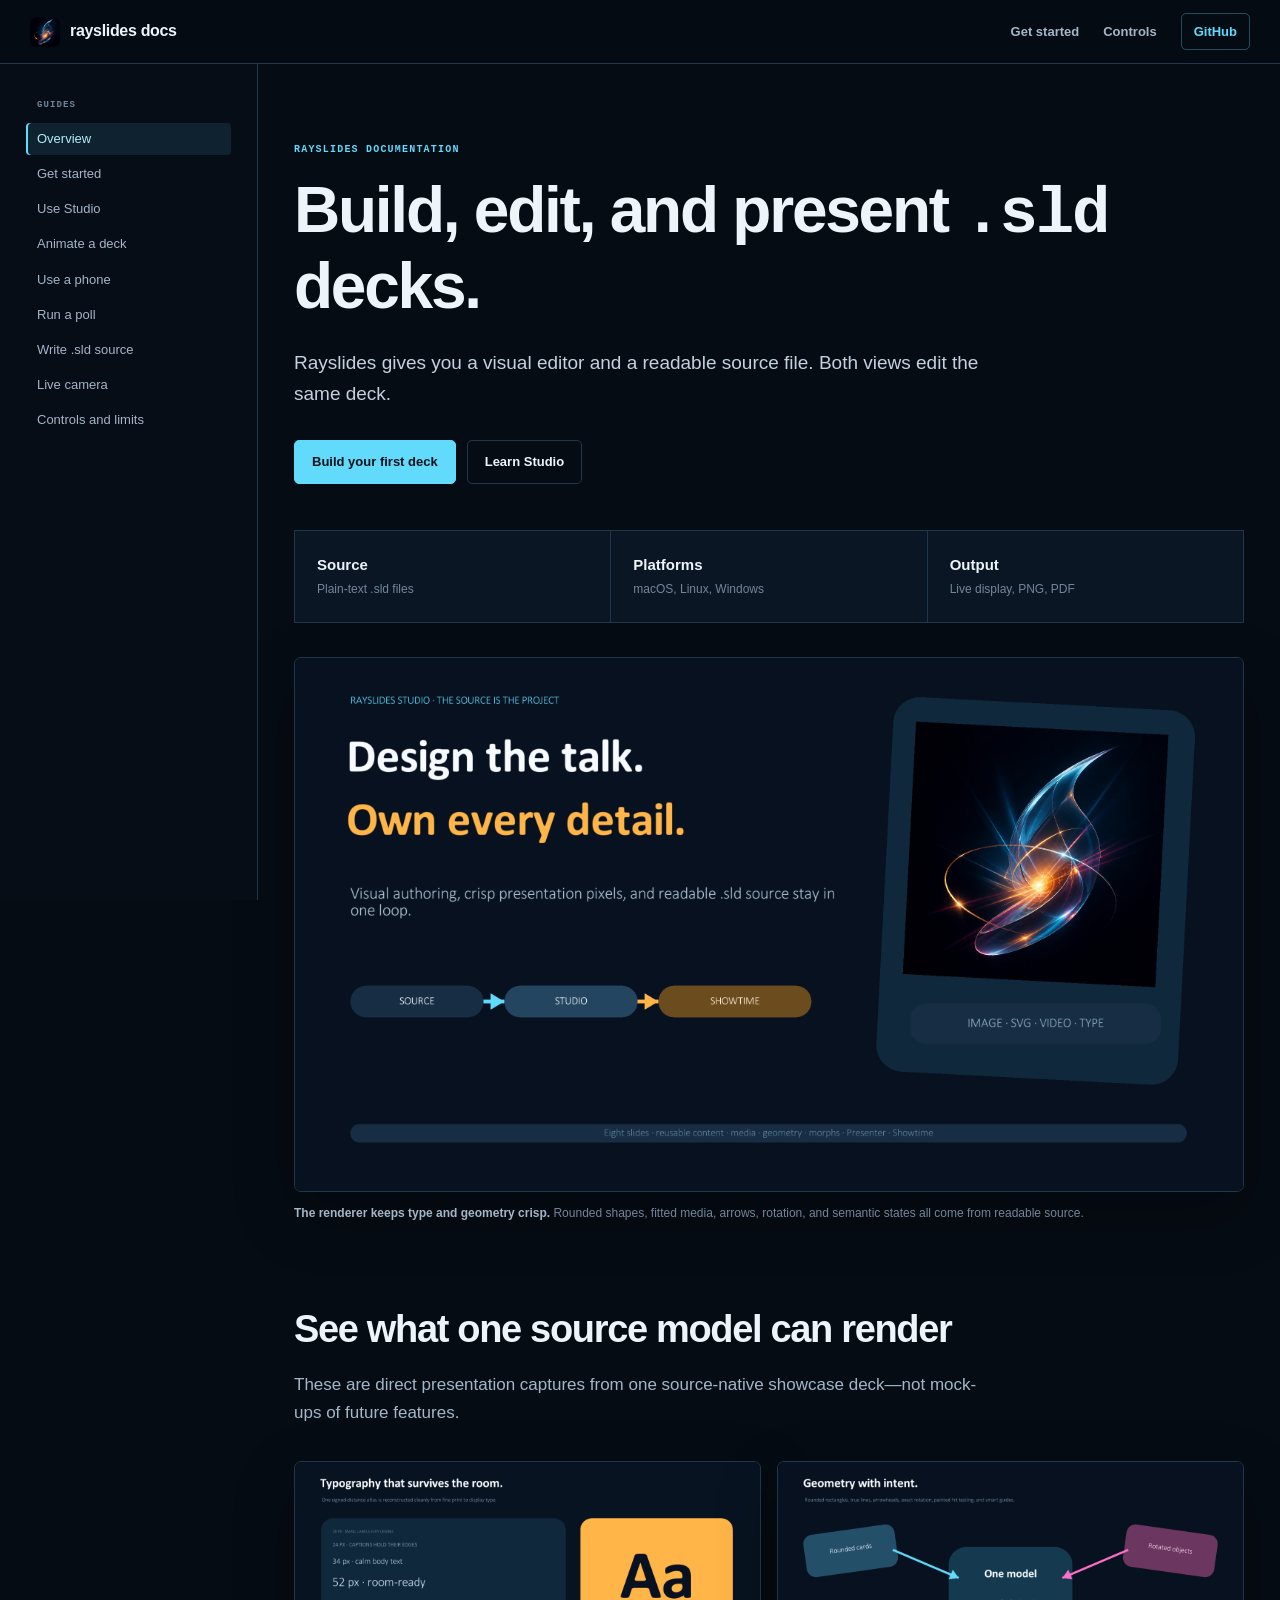
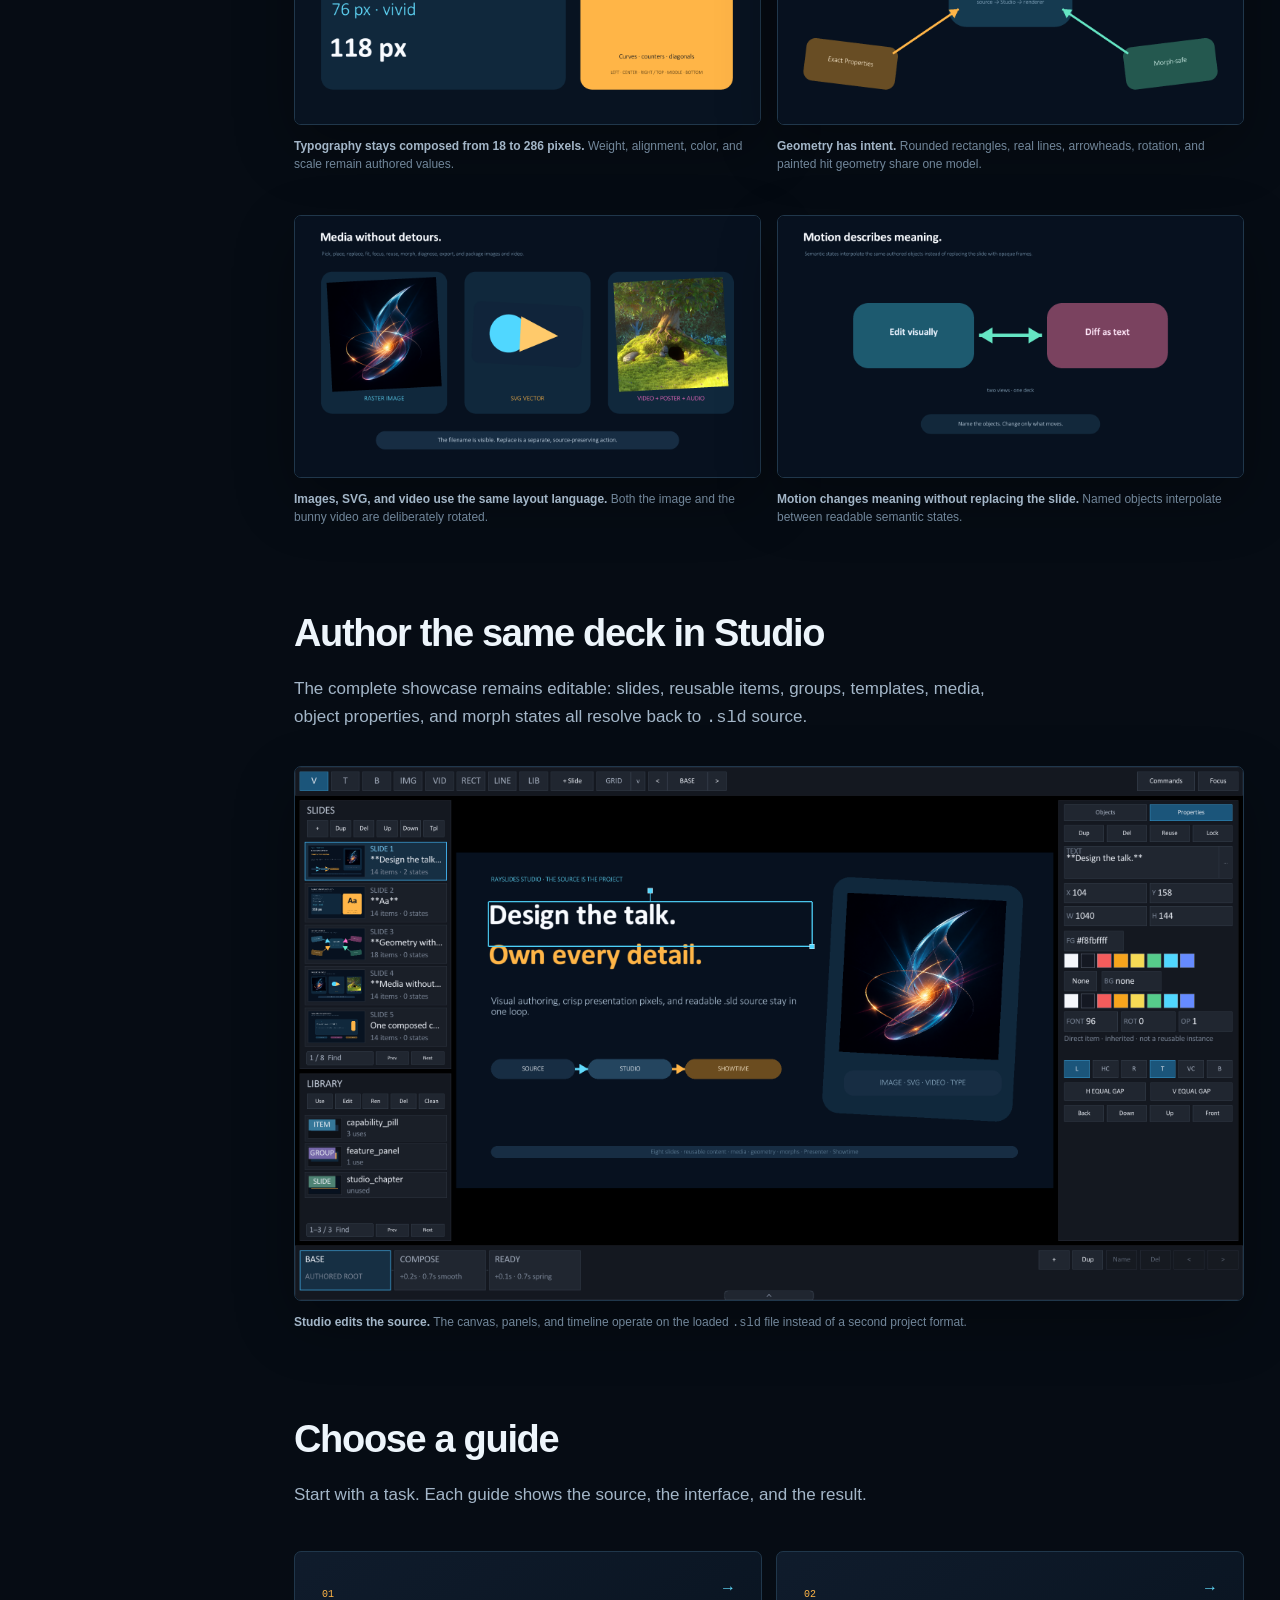
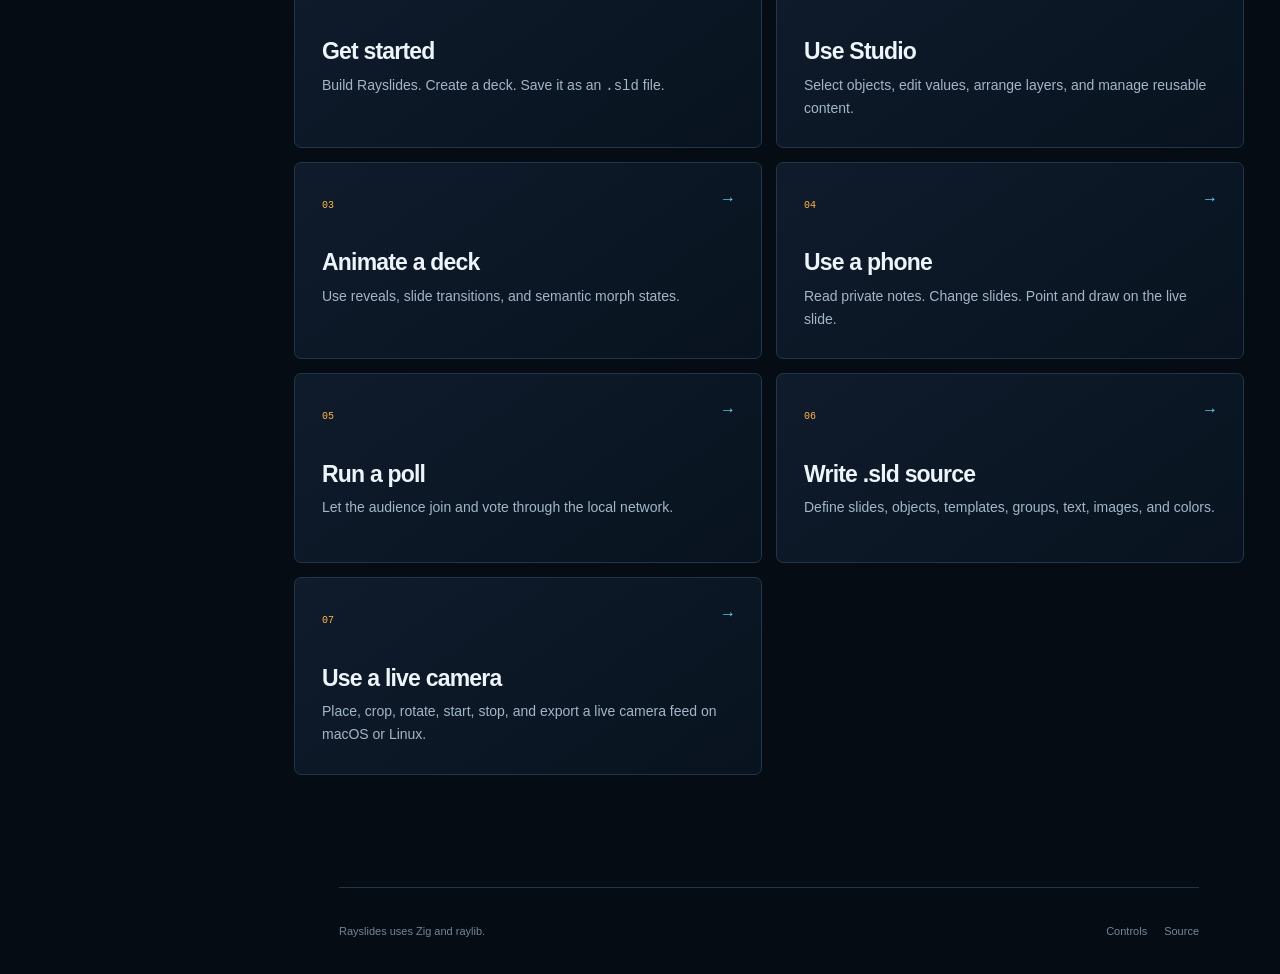
<file: docs/index.html>
<!DOCTYPE html>
<html lang="en">
  <head>
    <meta charset="utf-8">
    <meta name="viewport" content="width=device-width, initial-scale=1">
    <meta name="theme-color" content="#060c14">
    <meta name="description" content="Learn how to build, edit, animate, and present Rayslides decks.">
    <title>Rayslides documentation</title>
    <link rel="stylesheet" href="styles.css">
    <link rel="icon" href="images/rayslides-app-icon.png" type="image/png">
    <script src="image-lightbox.js" defer></script>
  </head>
  <body>
    <a class="skip-link" href="#content">Skip to content</a>
    <header class="site-header">
      <a class="brand" href="index.html" aria-label="Rayslides documentation home">
        <img class="brand-mark" src="images/rayslides-app-icon.png" alt="" width="192" height="192">
        <span>rayslides docs</span>
      </a>
      <nav class="header-links" aria-label="Header">
        <a href="getting-started.html">Get started</a>
        <a href="reference.html">Controls</a>
        <a class="github-link" href="https://github.com/technologylab-ai/rayslides">GitHub</a>
      </nav>
    </header>

    <div class="docs-shell">
      <aside class="docs-sidebar" aria-label="Documentation">
        <p class="sidebar-label">Guides</p>
        <nav aria-label="Guide pages">
          <a href="index.html" aria-current="page">Overview</a>
          <a href="getting-started.html">Get started</a>
          <a href="studio.html">Use Studio</a>
          <a href="motion.html">Animate a deck</a>
          <a href="presenter.html">Use a phone</a>
          <a href="crowdplay.html">Run a poll</a>
          <a href="format.html">Write .sld source</a>
          <a href="format.html#live-camera">Live camera</a>
          <a href="reference.html">Controls and limits</a>
        </nav>
      </aside>

      <div class="docs-main">
        <main class="content content-wide" id="content">
          <p class="page-kicker">Rayslides documentation</p>
          <h1>Build, edit, and present <code>.sld</code> decks.</h1>
          <p class="lead">Rayslides gives you a visual editor and a readable source file. Both views edit the same deck.</p>

          <div class="page-actions">
            <a class="button button-primary" href="getting-started.html">Build your first deck</a>
            <a class="button button-secondary" href="studio.html">Learn Studio</a>
          </div>

          <div class="quick-facts">
            <div><strong>Source</strong><span>Plain-text .sld files</span></div>
            <div><strong>Platforms</strong><span>macOS, Linux, Windows</span></div>
            <div><strong>Output</strong><span>Live display, PNG, PDF</span></div>
          </div>

          <figure class="shot">
            <img src="images/showcase-authoring.png" alt="A polished Rayslides slide with crisp type, a rotated image, and a source-to-showtime flow" width="2560" height="1440">
            <figcaption><strong>The renderer keeps type and geometry crisp.</strong> Rounded shapes, fitted media, arrows, rotation, and semantic states all come from readable source.</figcaption>
          </figure>

          <h2>See what one source model can render</h2>
          <p class="section-intro">These are direct presentation captures from one source-native showcase deck—not mock-ups of future features.</p>
          <div class="shot-grid">
            <figure class="shot">
              <img src="images/showcase-typography.png" alt="Rayslides typography rendered at several sizes, including a very large letter pair" width="2560" height="1440" loading="lazy">
              <figcaption><strong>Typography stays composed from 18 to 286 pixels.</strong> Weight, alignment, color, and scale remain authored values.</figcaption>
            </figure>
            <figure class="shot">
              <img src="images/showcase-geometry.png" alt="Rotated rounded cards connected to a central card by colored arrowed lines" width="2560" height="1440" loading="lazy">
              <figcaption><strong>Geometry has intent.</strong> Rounded rectangles, real lines, arrowheads, rotation, and painted hit geometry share one model.</figcaption>
            </figure>
          </div>
          <div class="shot-grid">
            <figure class="shot">
              <img src="images/showcase-media.png" alt="A rotated raster image, an SVG, and a rotated Big Buck Bunny video poster on one Rayslides slide" width="2560" height="1440" loading="lazy">
              <figcaption><strong>Images, SVG, and video use the same layout language.</strong> Both the image and the bunny video are deliberately rotated.</figcaption>
            </figure>
            <figure class="shot">
              <img src="images/showcase-motion.png" alt="A Rayslides motion state connecting Author and Present with a directional arrow" width="2560" height="1440" loading="lazy">
              <figcaption><strong>Motion changes meaning without replacing the slide.</strong> Named objects interpolate between readable semantic states.</figcaption>
            </figure>
          </div>

          <h2>Author the same deck in Studio</h2>
          <p class="section-intro">The complete showcase remains editable: slides, reusable items, groups, templates, media, object properties, and morph states all resolve back to <code>.sld</code> source.</p>
          <figure class="shot">
            <img src="images/rayslides-studio-overview.png" alt="Rayslides Studio editing the showcase with slides, Library entries, a selected title, Properties, and morph states visible" width="2560" height="1440" loading="lazy">
            <figcaption><strong>Studio edits the source.</strong> The canvas, panels, and timeline operate on the loaded <code>.sld</code> file instead of a second project format.</figcaption>
          </figure>

          <h2>Choose a guide</h2>
          <p class="section-intro">Start with a task. Each guide shows the source, the interface, and the result.</p>

          <div class="card-grid">
            <a class="doc-card" href="getting-started.html">
              <span class="doc-card-number">01</span><span class="doc-card-arrow" aria-hidden="true">→</span>
              <h3>Get started</h3>
              <p>Build Rayslides. Create a deck. Save it as an <code>.sld</code> file.</p>
            </a>
            <a class="doc-card" href="studio.html">
              <span class="doc-card-number">02</span><span class="doc-card-arrow" aria-hidden="true">→</span>
              <h3>Use Studio</h3>
              <p>Select objects, edit values, arrange layers, and manage reusable content.</p>
            </a>
            <a class="doc-card" href="motion.html">
              <span class="doc-card-number">03</span><span class="doc-card-arrow" aria-hidden="true">→</span>
              <h3>Animate a deck</h3>
              <p>Use reveals, slide transitions, and semantic morph states.</p>
            </a>
            <a class="doc-card" href="presenter.html">
              <span class="doc-card-number">04</span><span class="doc-card-arrow" aria-hidden="true">→</span>
              <h3>Use a phone</h3>
              <p>Read private notes. Change slides. Point and draw on the live slide.</p>
            </a>
            <a class="doc-card" href="crowdplay.html">
              <span class="doc-card-number">05</span><span class="doc-card-arrow" aria-hidden="true">→</span>
              <h3>Run a poll</h3>
              <p>Let the audience join and vote through the local network.</p>
            </a>
            <a class="doc-card" href="format.html">
              <span class="doc-card-number">06</span><span class="doc-card-arrow" aria-hidden="true">→</span>
              <h3>Write .sld source</h3>
              <p>Define slides, objects, templates, groups, text, images, and colors.</p>
            </a>
            <a class="doc-card" href="format.html#live-camera">
              <span class="doc-card-number">07</span><span class="doc-card-arrow" aria-hidden="true">→</span>
              <h3>Use a live camera</h3>
              <p>Place, crop, rotate, start, stop, and export a live camera feed on macOS or Linux.</p>
            </a>
          </div>
        </main>

        <footer class="site-footer">
          <span>Rayslides uses Zig and raylib.</span>
          <nav aria-label="Footer">
            <a href="reference.html">Controls</a>
            <a href="https://github.com/technologylab-ai/rayslides">Source</a>
          </nav>
        </footer>
      </div>
    </div>
  </body>
</html>
</file>
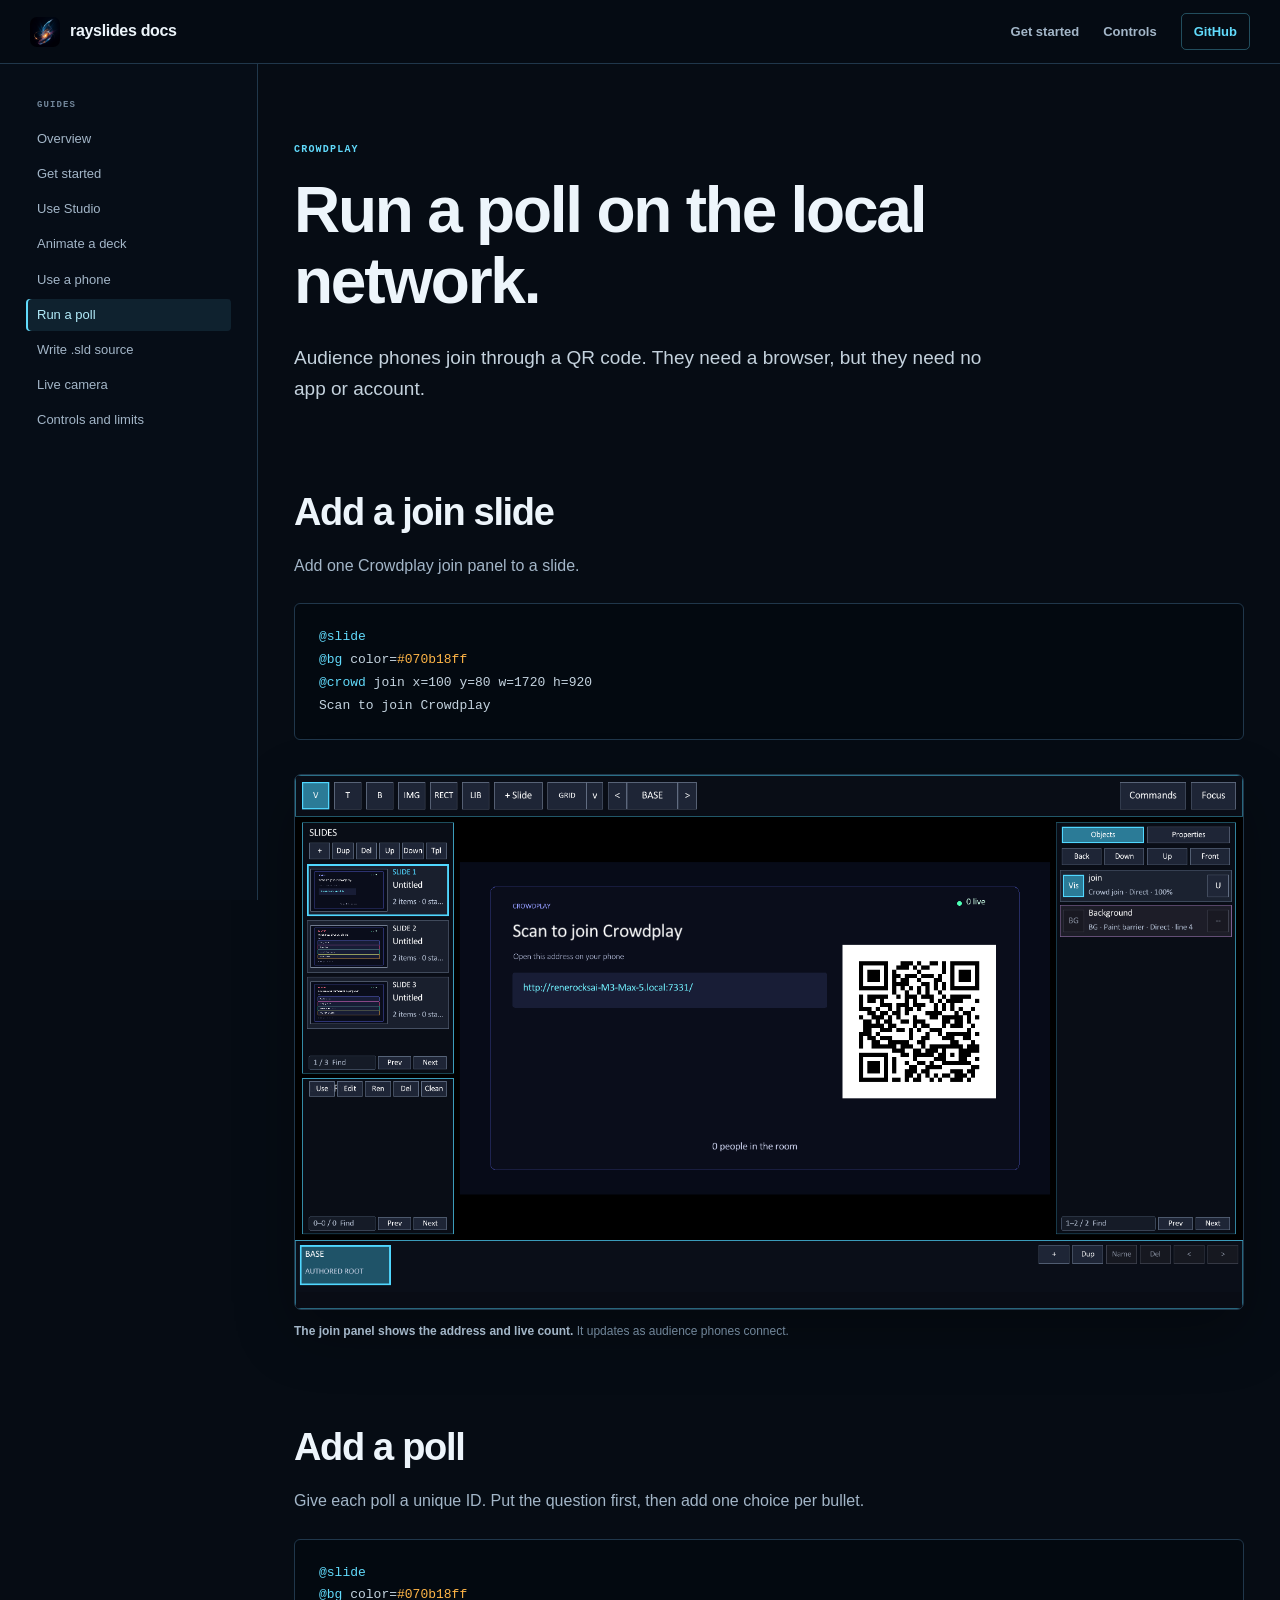
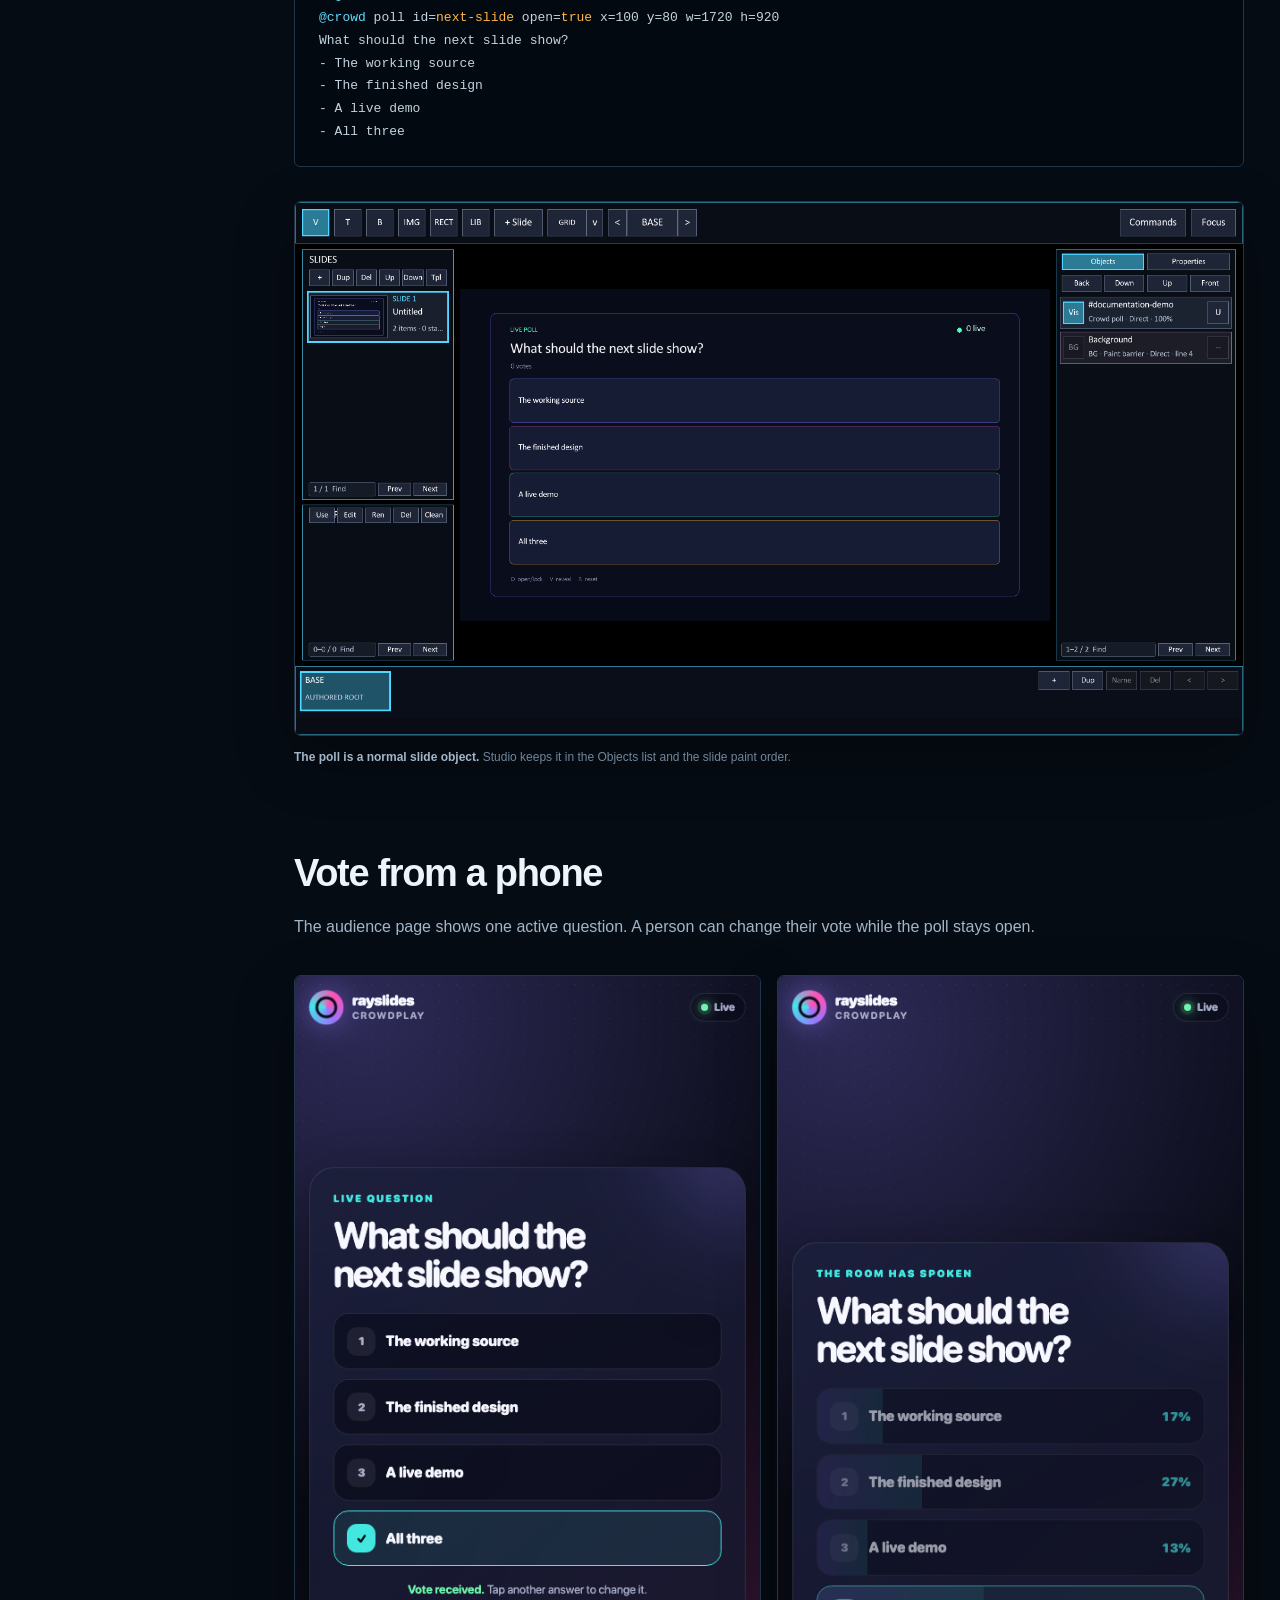
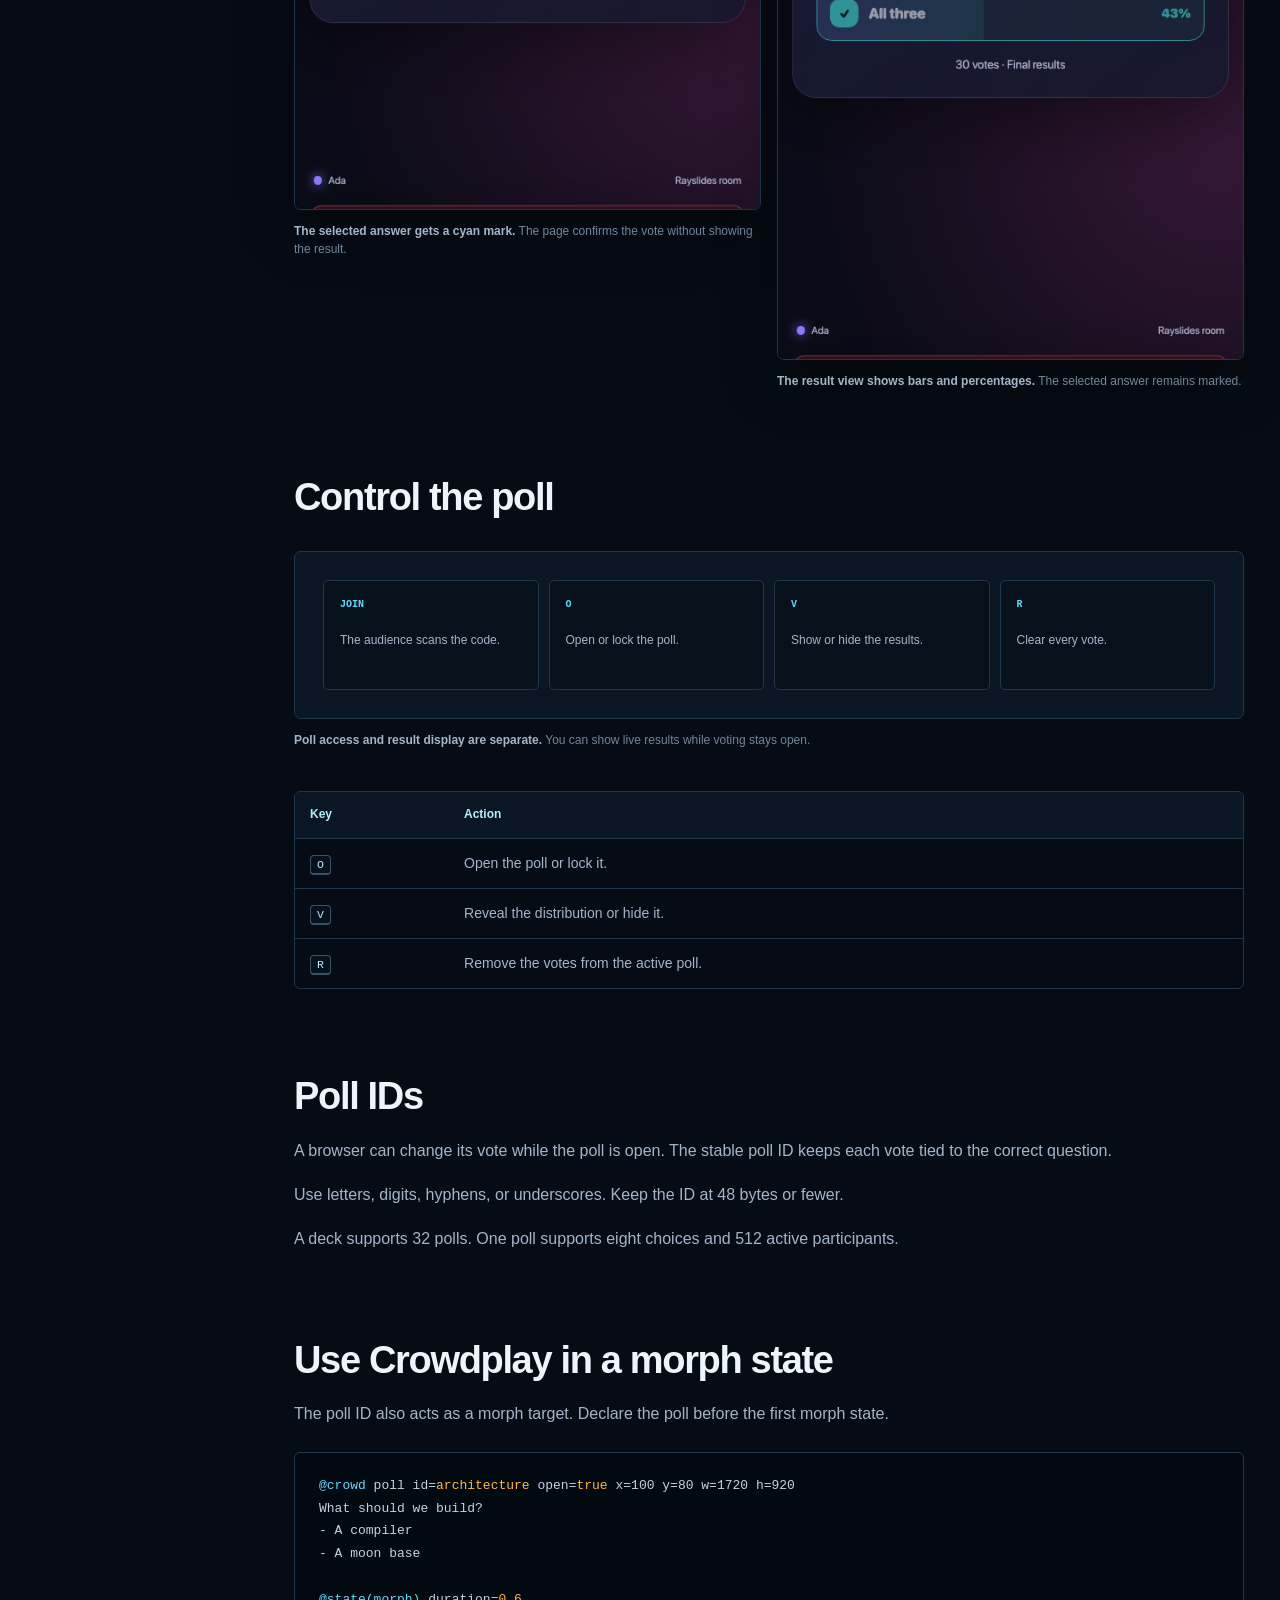
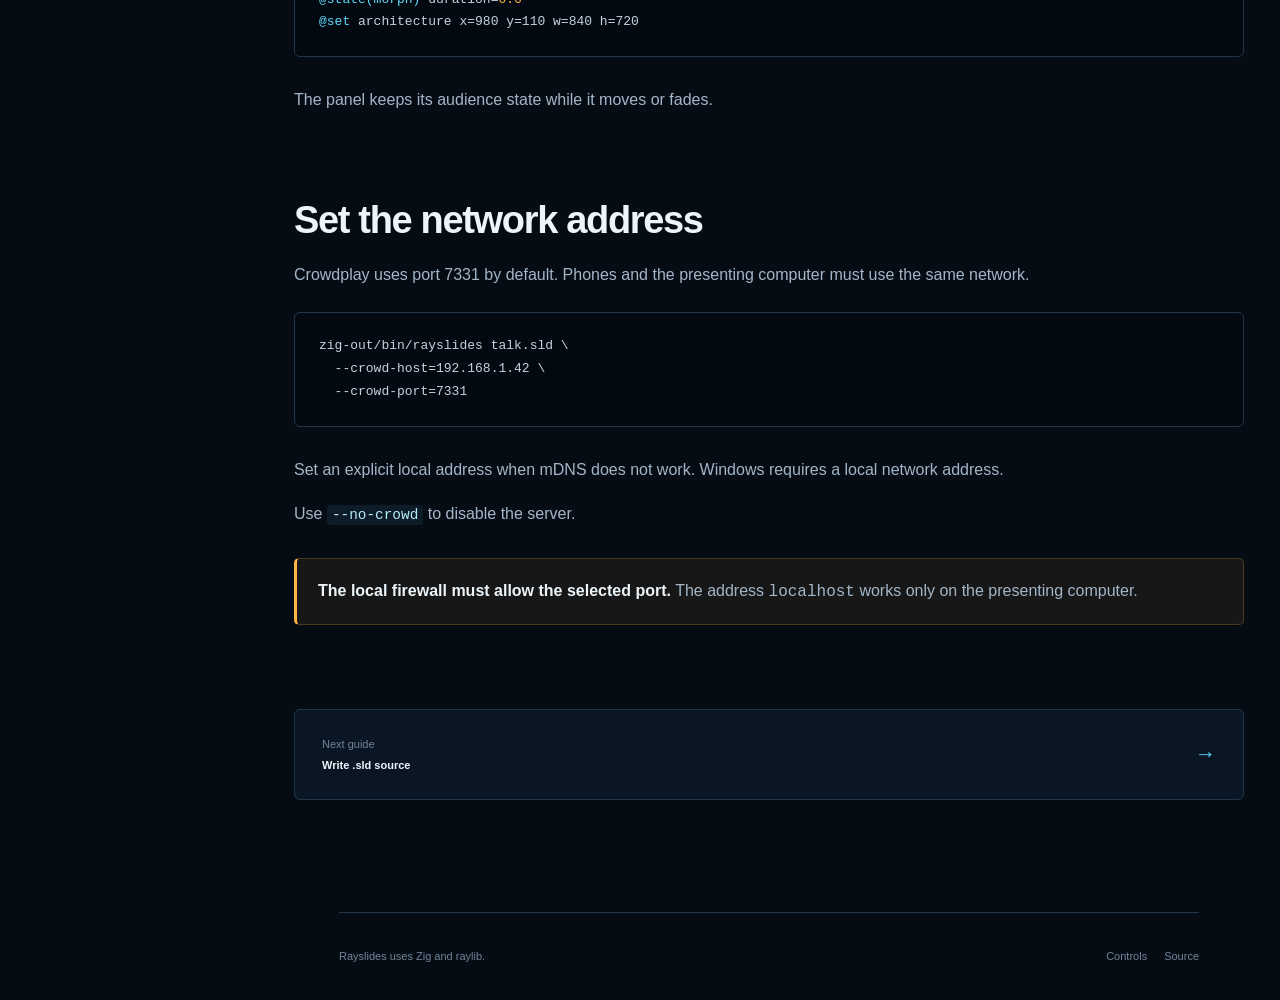
<file: docs/crowdplay.html>
<!DOCTYPE html>
<html lang="en">
  <head>
    <meta charset="utf-8">
    <meta name="viewport" content="width=device-width, initial-scale=1">
    <meta name="theme-color" content="#060c14">
    <meta name="description" content="Add a local audience join screen and live polls with Rayslides Crowdplay.">
    <title>Run a Crowdplay poll — Rayslides</title>
    <link rel="stylesheet" href="styles.css">
    <link rel="icon" href="images/rayslides-app-icon.png" type="image/png">
    <script src="image-lightbox.js" defer></script>
  </head>
  <body>
    <a class="skip-link" href="#content">Skip to content</a>
    <header class="site-header">
      <a class="brand" href="index.html" aria-label="Rayslides documentation home"><img class="brand-mark" src="images/rayslides-app-icon.png" alt="" width="192" height="192"><span>rayslides docs</span></a>
      <nav class="header-links" aria-label="Header"><a href="getting-started.html">Get started</a><a href="reference.html">Controls</a><a class="github-link" href="https://github.com/technologylab-ai/rayslides">GitHub</a></nav>
    </header>
    <div class="docs-shell">
      <aside class="docs-sidebar" aria-label="Documentation">
        <p class="sidebar-label">Guides</p>
        <nav aria-label="Guide pages">
          <a href="index.html">Overview</a><a href="getting-started.html">Get started</a>
          <a href="studio.html">Use Studio</a><a href="motion.html">Animate a deck</a>
          <a href="presenter.html">Use a phone</a><a href="crowdplay.html" aria-current="page">Run a poll</a>
          <a href="format.html">Write .sld source</a><a href="format.html#live-camera">Live camera</a><a href="reference.html">Controls and limits</a>
        </nav>
      </aside>
      <div class="docs-main">
        <main class="content content-wide" id="content">
          <p class="page-kicker">Crowdplay</p>
          <h1>Run a poll on the local network.</h1>
          <p class="lead">Audience phones join through a QR code. They need a browser, but they need no app or account.</p>

          <h2>Add a join slide</h2>
          <p>Add one Crowdplay join panel to a slide.</p>
          <pre><code><span class="code-key">@slide</span>
<span class="code-key">@bg</span> color=<span class="code-value">#070b18ff</span>
<span class="code-key">@crowd</span> join x=100 y=80 w=1720 h=920
Scan to join Crowdplay</code></pre>
          <figure class="shot">
            <img src="images/crowdplay-join.png" alt="Crowdplay join panel with a local address, QR code, and participant count" width="1600" height="900" loading="lazy">
            <figcaption><strong>The join panel shows the address and live count.</strong> It updates as audience phones connect.</figcaption>
          </figure>

          <h2>Add a poll</h2>
          <p>Give each poll a unique ID. Put the question first, then add one choice per bullet.</p>
          <pre><code><span class="code-key">@slide</span>
<span class="code-key">@bg</span> color=<span class="code-value">#070b18ff</span>
<span class="code-key">@crowd</span> poll id=<span class="code-value">next-slide</span> open=<span class="code-value">true</span> x=100 y=80 w=1720 h=920
What should the next slide show?
- The working source
- The finished design
- A live demo
- All three</code></pre>
          <figure class="shot">
            <img src="images/crowdplay-poll.png" alt="Crowdplay poll with four answer choices in Studio" width="1600" height="900" loading="lazy">
            <figcaption><strong>The poll is a normal slide object.</strong> Studio keeps it in the Objects list and the slide paint order.</figcaption>
          </figure>

          <h2>Vote from a phone</h2>
          <p>The audience page shows one active question. A person can change their vote while the poll stays open.</p>
          <div class="shot-grid phone-shot-grid">
            <figure class="shot">
              <img src="images/crowdplay-vote-phone.png" alt="Crowdplay audience voting screen with All three selected" width="520" height="932" loading="lazy">
              <figcaption><strong>The selected answer gets a cyan mark.</strong> The page confirms the vote without showing the result.</figcaption>
            </figure>
            <figure class="shot">
              <img src="images/crowdplay-results-phone.png" alt="Crowdplay final result screen with percentages for four choices" width="520" height="1100" loading="lazy">
              <figcaption><strong>The result view shows bars and percentages.</strong> The selected answer remains marked.</figcaption>
            </figure>
          </div>

          <h2>Control the poll</h2>
          <figure class="diagram">
            <div class="diagram-frame poll-flow">
              <div><b>JOIN</b><span>The audience scans the code.</span></div>
              <div><b>O</b><span>Open or lock the poll.</span></div>
              <div><b>V</b><span>Show or hide the results.</span></div>
              <div><b>R</b><span>Clear every vote.</span></div>
            </div>
            <figcaption><strong>Poll access and result display are separate.</strong> You can show live results while voting stays open.</figcaption>
          </figure>
          <div class="table-wrap">
            <table>
              <thead><tr><th>Key</th><th>Action</th></tr></thead>
              <tbody>
                <tr><td><kbd>O</kbd></td><td>Open the poll or lock it.</td></tr>
                <tr><td><kbd>V</kbd></td><td>Reveal the distribution or hide it.</td></tr>
                <tr><td><kbd>R</kbd></td><td>Remove the votes from the active poll.</td></tr>
              </tbody>
            </table>
          </div>

          <h2>Poll IDs</h2>
          <p>A browser can change its vote while the poll is open. The stable poll ID keeps each vote tied to the correct question.</p>
          <p>Use letters, digits, hyphens, or underscores. Keep the ID at 48 bytes or fewer.</p>
          <p>A deck supports 32 polls. One poll supports eight choices and 512 active participants.</p>

          <h2>Use Crowdplay in a morph state</h2>
          <p>The poll ID also acts as a morph target. Declare the poll before the first morph state.</p>
          <pre><code><span class="code-key">@crowd</span> poll id=<span class="code-value">architecture</span> open=<span class="code-value">true</span> x=100 y=80 w=1720 h=920
What should we build?
- A compiler
- A moon base

<span class="code-key">@state(morph)</span> duration=<span class="code-value">0.6</span>
<span class="code-key">@set</span> architecture x=980 y=110 w=840 h=720</code></pre>
          <p>The panel keeps its audience state while it moves or fades.</p>

          <h2>Set the network address</h2>
          <p>Crowdplay uses port 7331 by default. Phones and the presenting computer must use the same network.</p>
          <pre><code>zig-out/bin/rayslides talk.sld \
  --crowd-host=192.168.1.42 \
  --crowd-port=7331</code></pre>
          <p>Set an explicit local address when mDNS does not work. Windows requires a local network address.</p>
          <p>Use <code class="inline-code">--no-crowd</code> to disable the server.</p>
          <div class="callout callout-warning"><p><strong>The local firewall must allow the selected port.</strong> The address <code>localhost</code> works only on the presenting computer.</p></div>

          <a class="next-guide" href="format.html"><span><span>Next guide</span><strong>Write .sld source</strong></span><b aria-hidden="true">→</b></a>
        </main>
        <footer class="site-footer"><span>Rayslides uses Zig and raylib.</span><nav aria-label="Footer"><a href="reference.html">Controls</a><a href="https://github.com/technologylab-ai/rayslides">Source</a></nav></footer>
      </div>
    </div>
  </body>
</html>
</file>
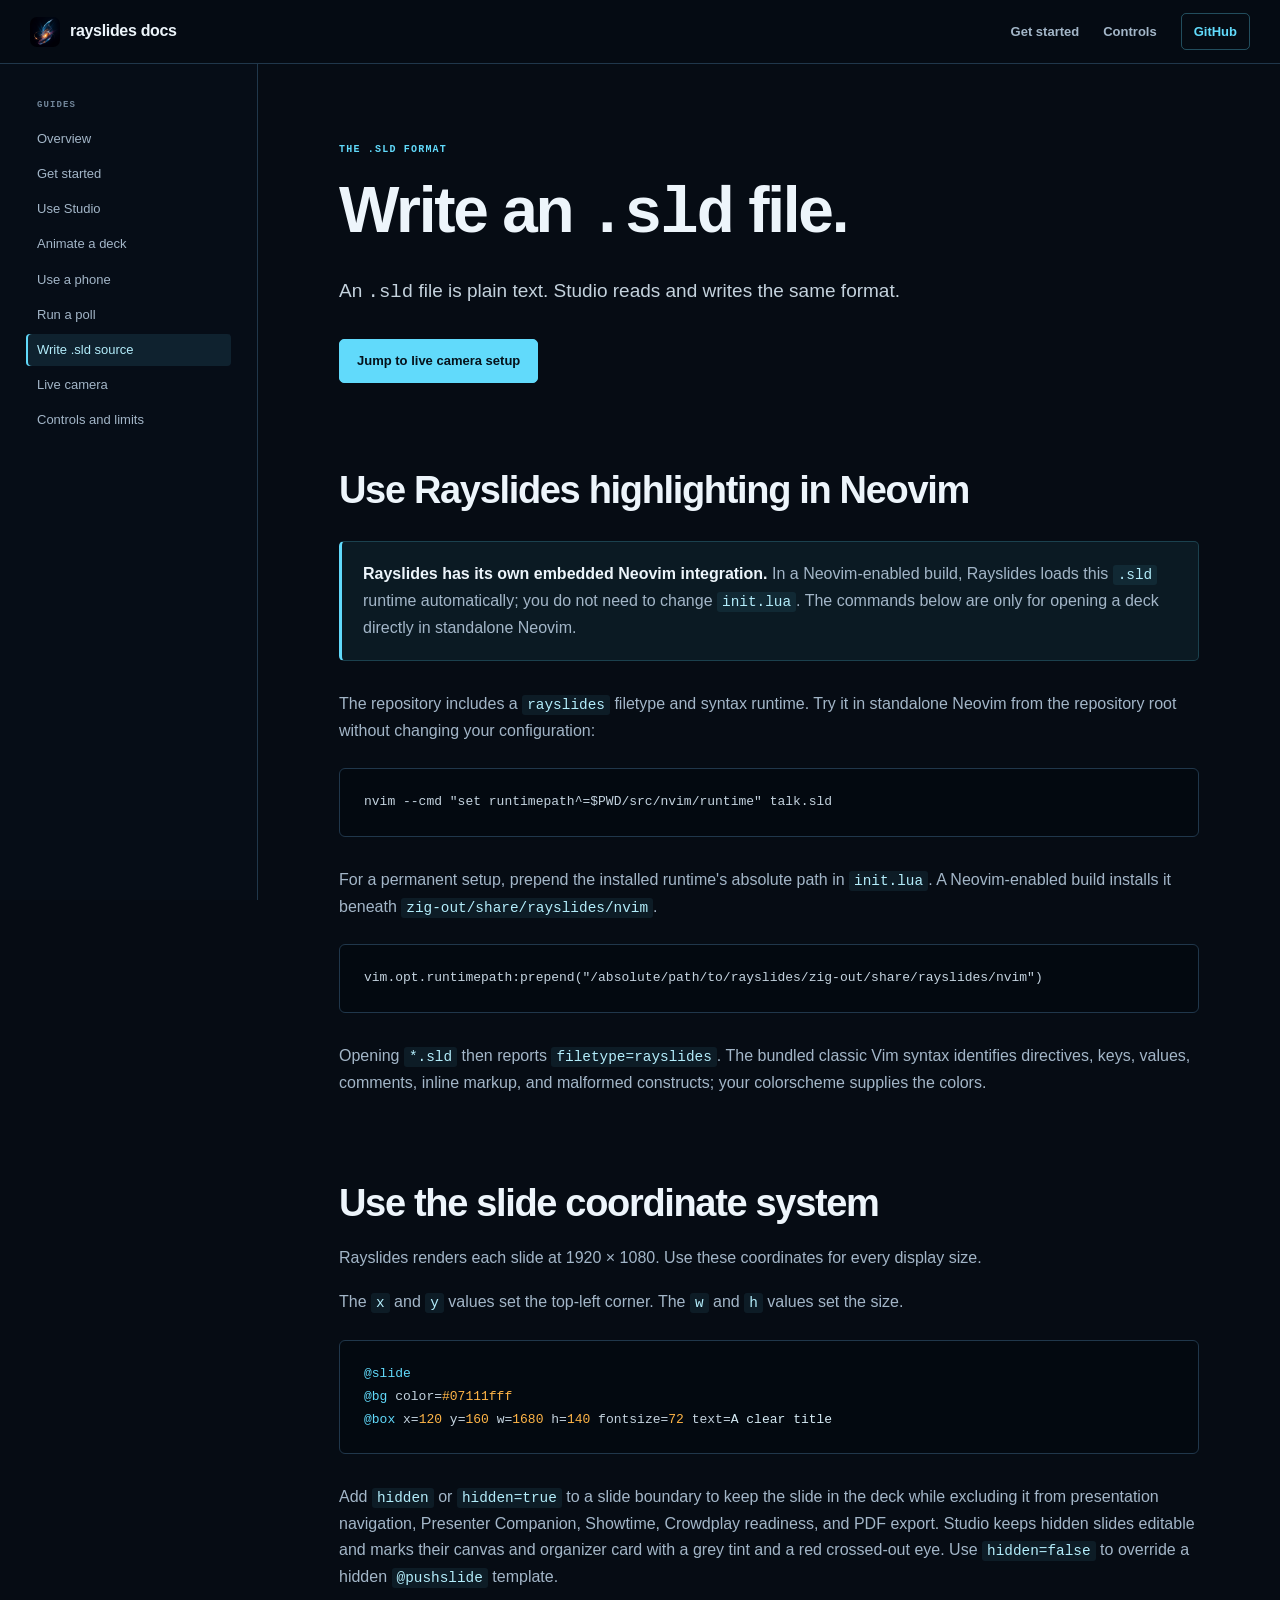
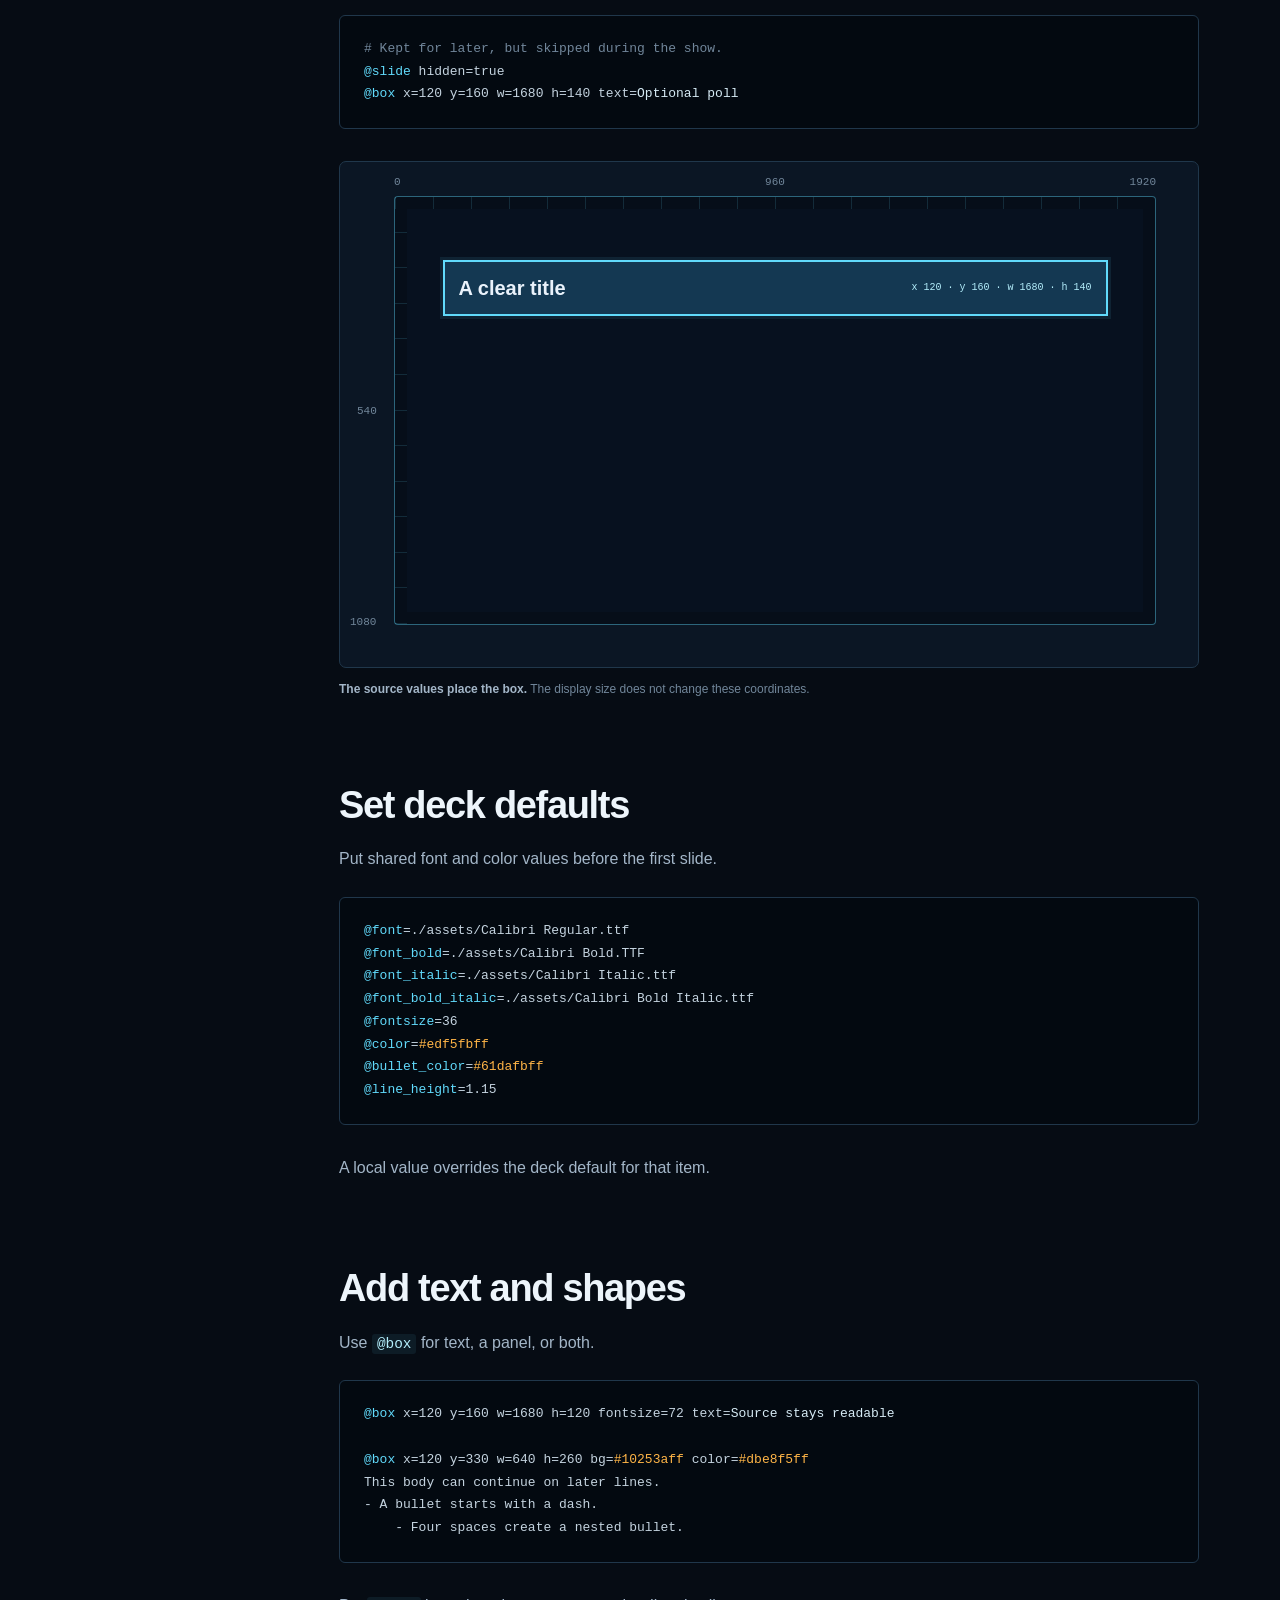
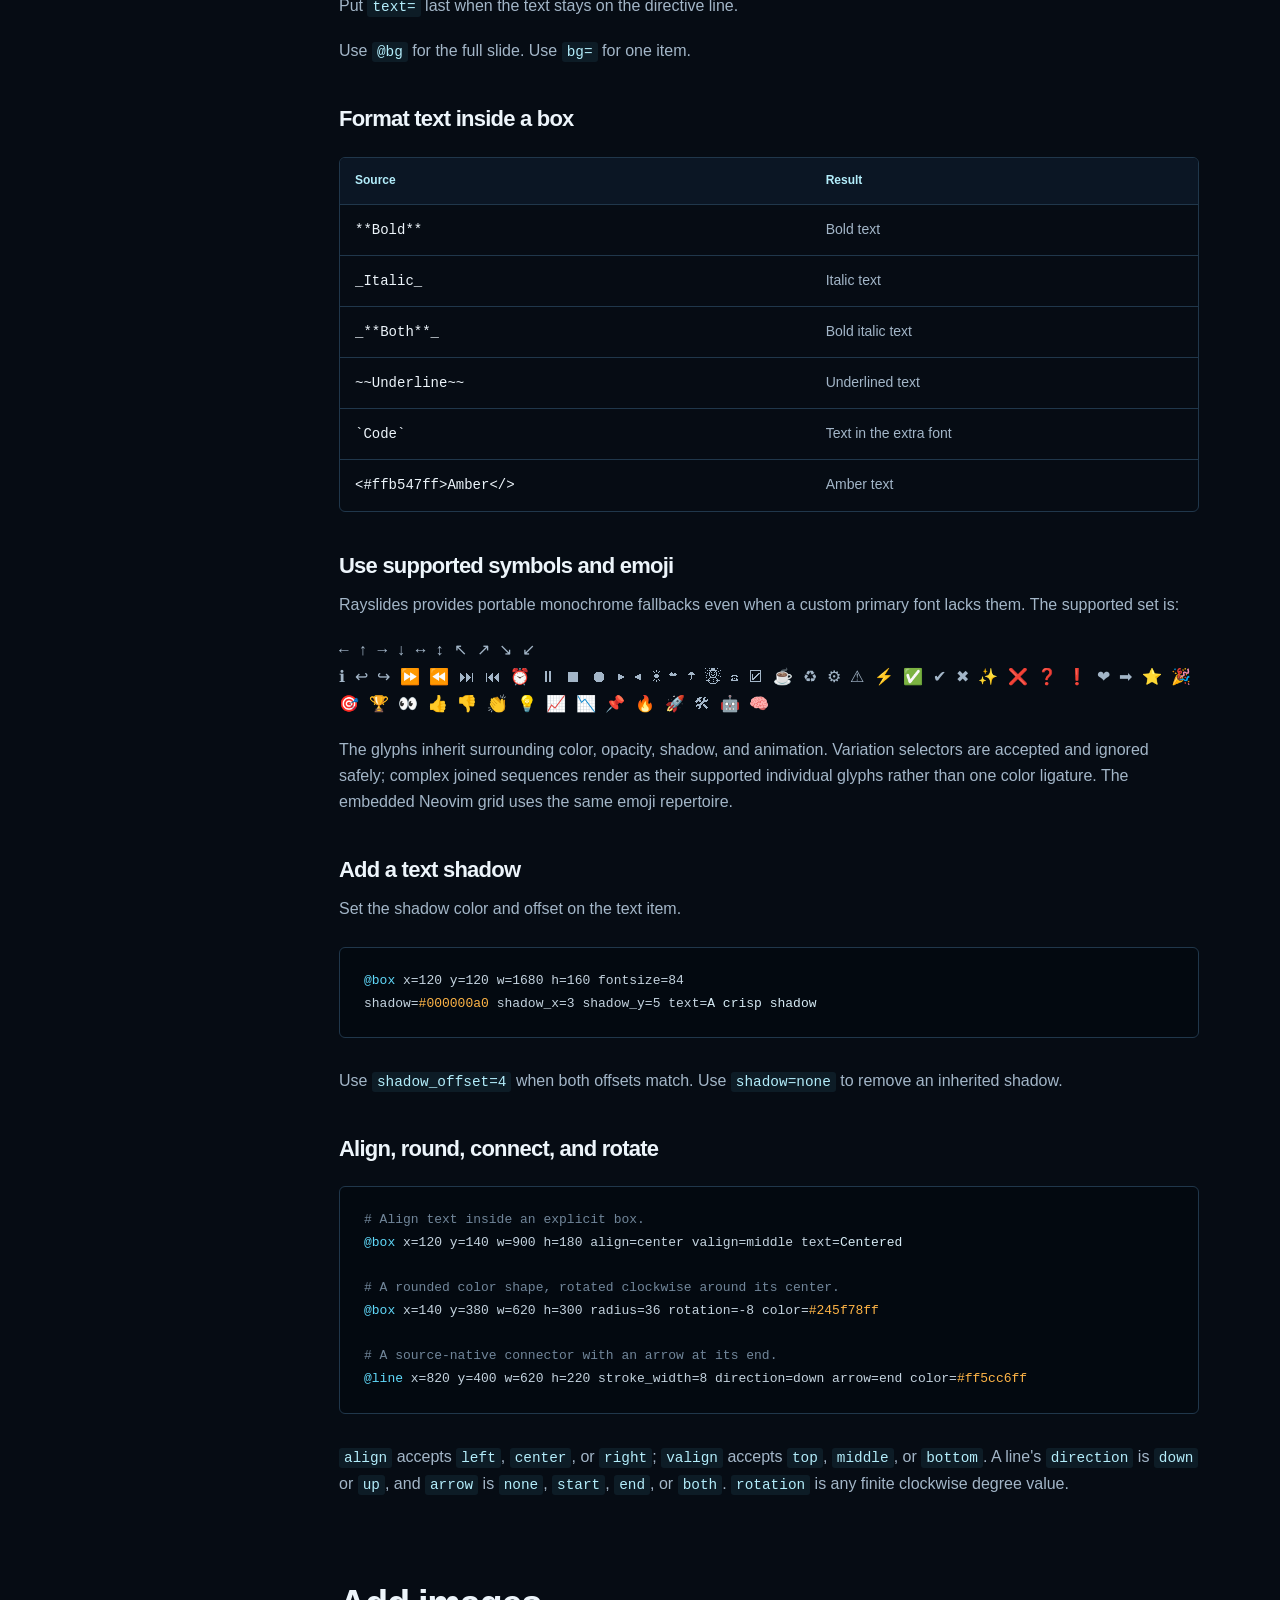
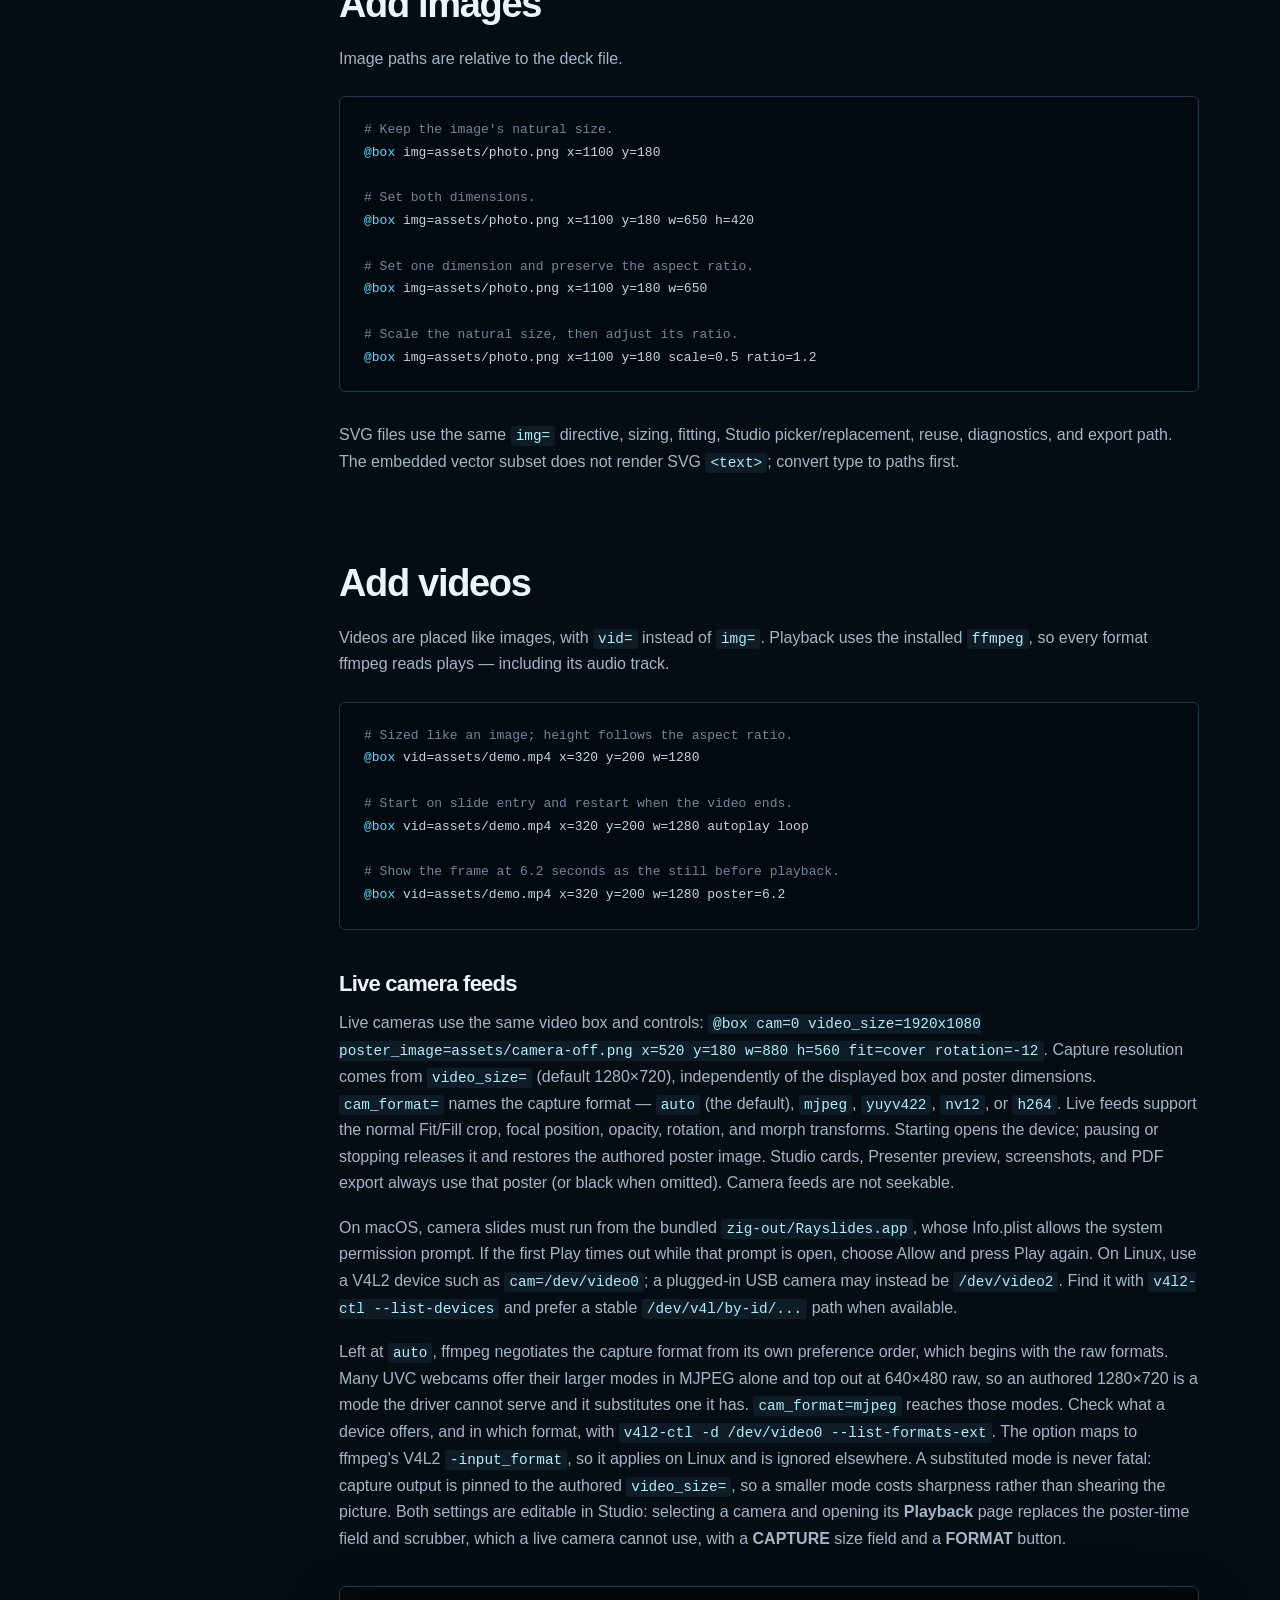
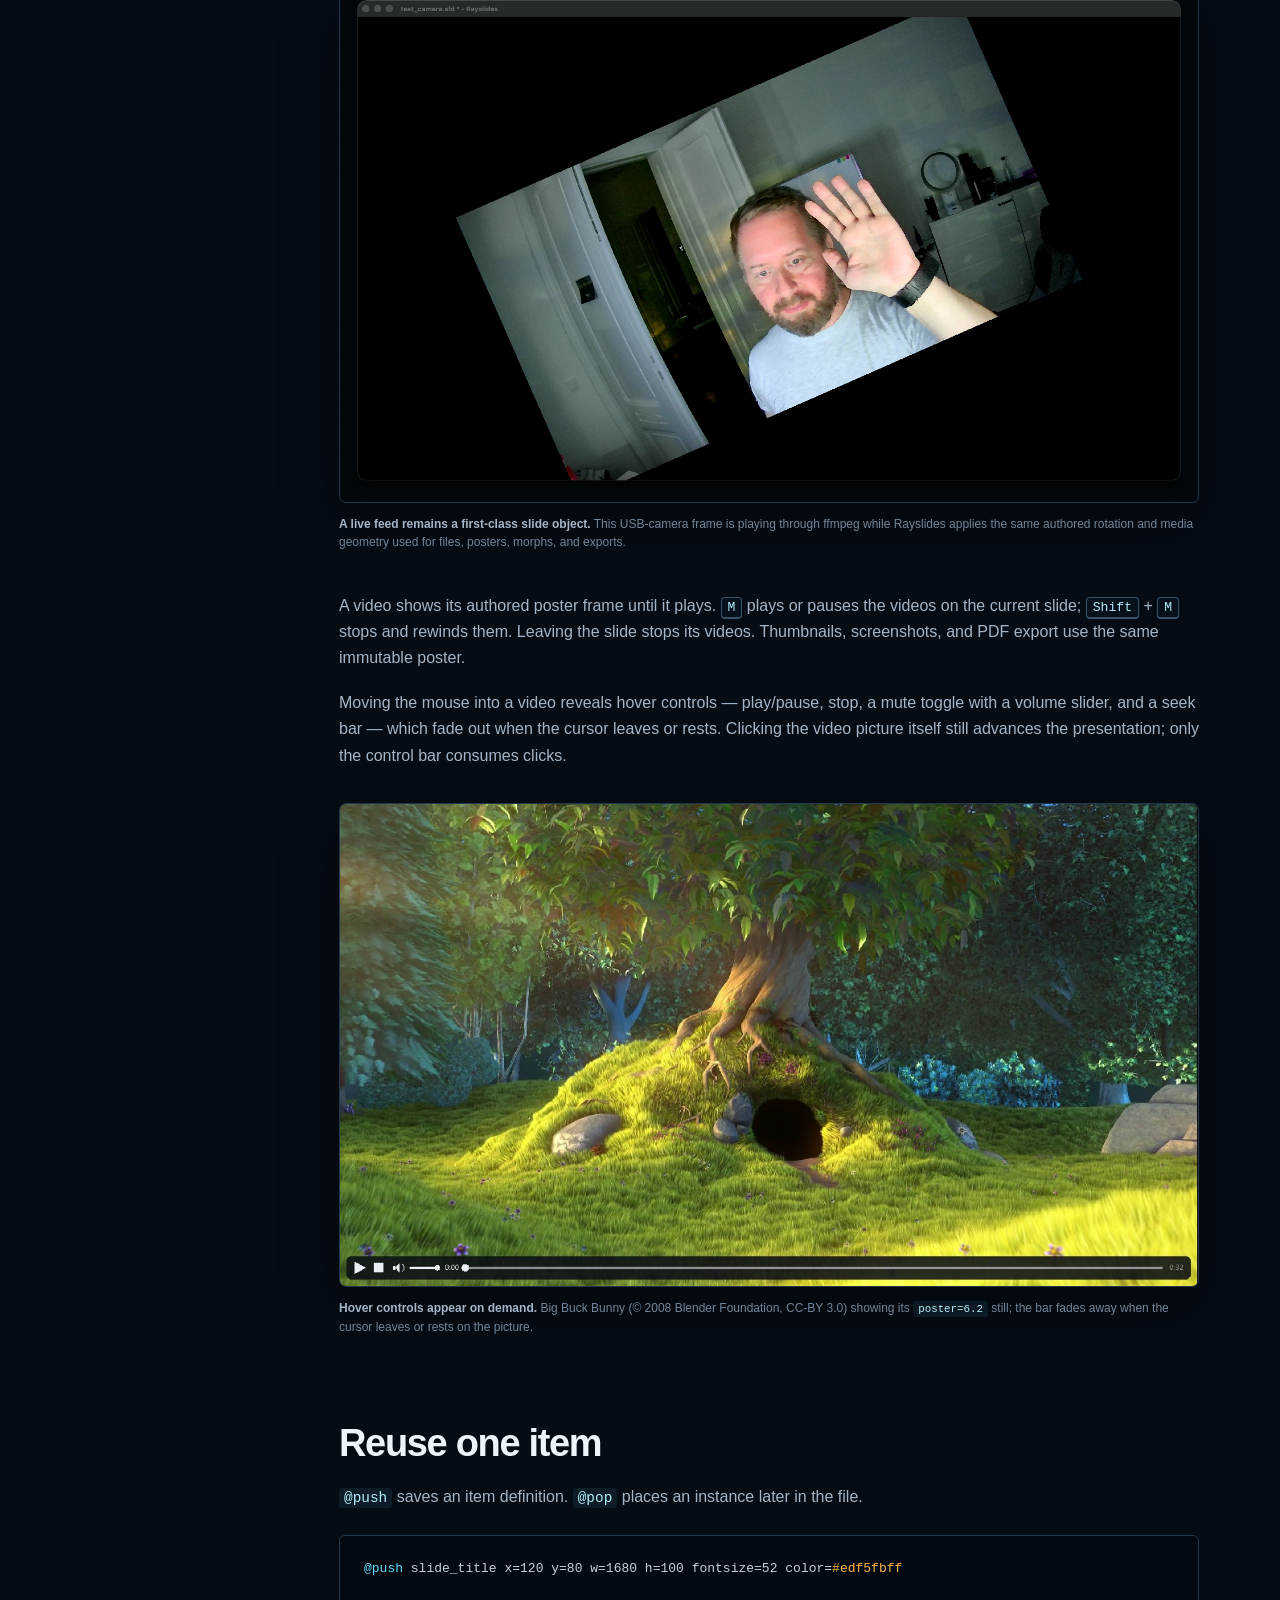
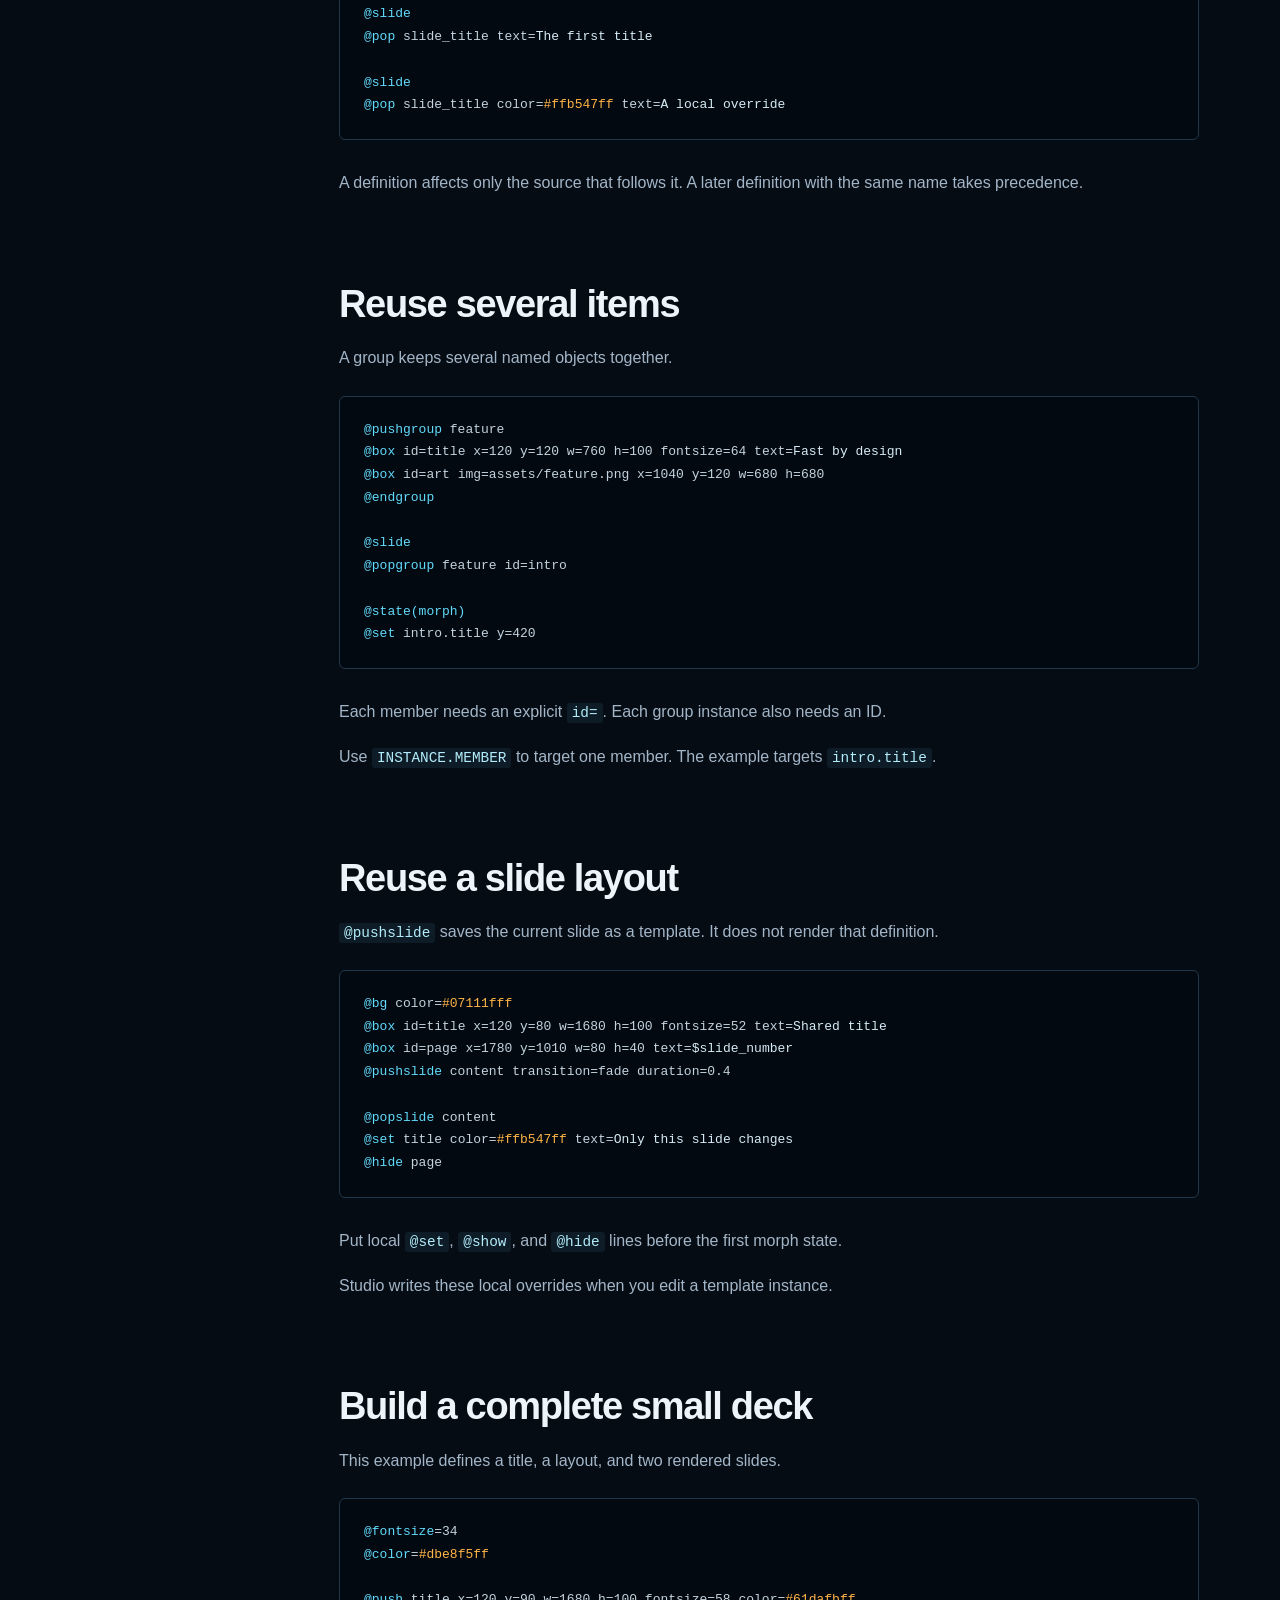
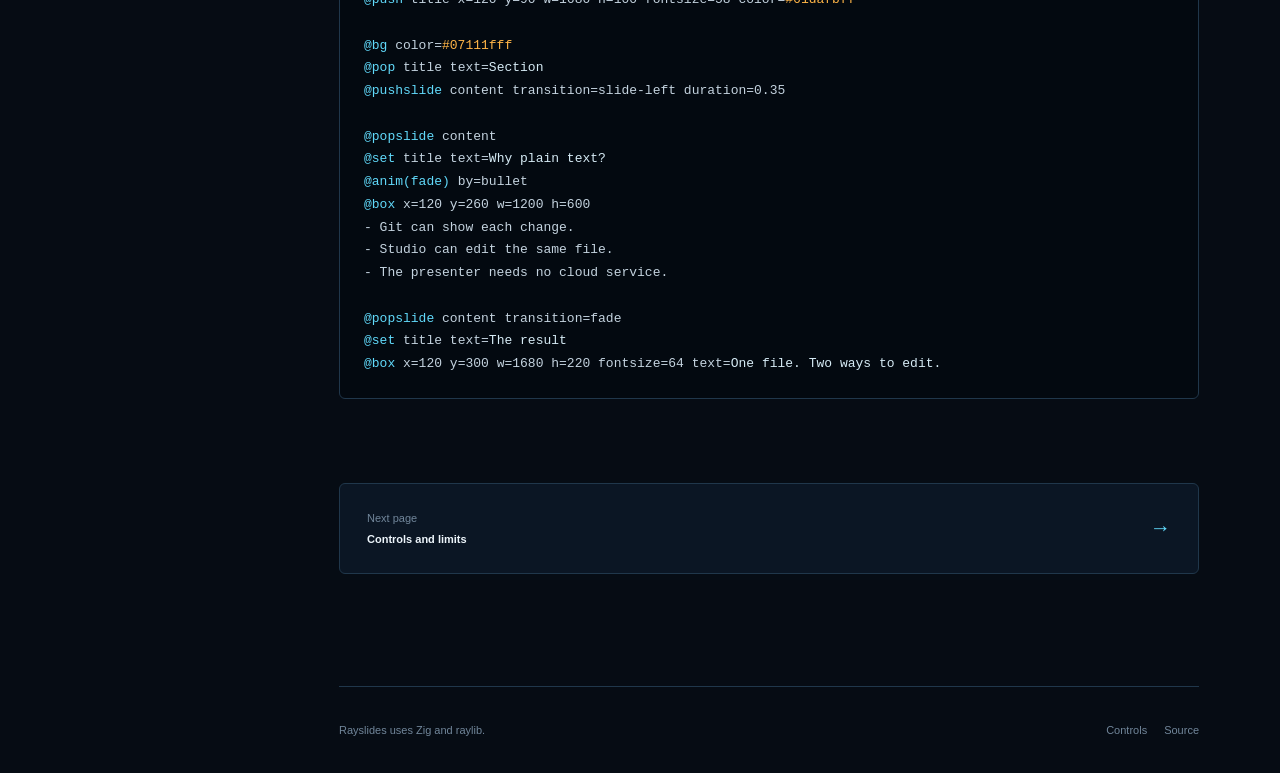
<file: docs/format.html>
<!DOCTYPE html>
<html lang="en">
  <head>
    <meta charset="utf-8">
    <meta name="viewport" content="width=device-width, initial-scale=1">
    <meta name="theme-color" content="#060c14">
    <meta name="description" content="Write Rayslides decks with the plain-text .sld format.">
    <title>Write .sld source — Rayslides</title>
    <link rel="stylesheet" href="styles.css">
    <link rel="icon" href="images/rayslides-app-icon.png" type="image/png">
    <script src="image-lightbox.js" defer></script>
  </head>
  <body>
    <a class="skip-link" href="#content">Skip to content</a>
    <header class="site-header">
      <a class="brand" href="index.html" aria-label="Rayslides documentation home"><img class="brand-mark" src="images/rayslides-app-icon.png" alt="" width="192" height="192"><span>rayslides docs</span></a>
      <nav class="header-links" aria-label="Header"><a href="getting-started.html">Get started</a><a href="reference.html">Controls</a><a class="github-link" href="https://github.com/technologylab-ai/rayslides">GitHub</a></nav>
    </header>
    <div class="docs-shell">
      <aside class="docs-sidebar" aria-label="Documentation">
        <p class="sidebar-label">Guides</p>
        <nav aria-label="Guide pages">
          <a href="index.html">Overview</a><a href="getting-started.html">Get started</a>
          <a href="studio.html">Use Studio</a><a href="motion.html">Animate a deck</a>
          <a href="presenter.html">Use a phone</a><a href="crowdplay.html">Run a poll</a>
          <a href="format.html" aria-current="page">Write .sld source</a><a href="#live-camera">Live camera</a><a href="reference.html">Controls and limits</a>
        </nav>
      </aside>
      <div class="docs-main">
        <main class="content" id="content">
          <p class="page-kicker">The .sld format</p>
          <h1>Write an <code>.sld</code> file.</h1>
          <p class="lead">An <code>.sld</code> file is plain text. Studio reads and writes the same format.</p>
          <div class="page-actions">
            <a class="button button-primary" href="#live-camera">Jump to live camera setup</a>
          </div>

          <h2 id="neovim-highlighting">Use Rayslides highlighting in Neovim</h2>
          <div class="callout"><p><strong>Rayslides has its own <a href="studio.html#neovim-editor">embedded Neovim integration</a>.</strong> In a <a href="getting-started.html#neovim-build">Neovim-enabled build</a>, Rayslides loads this <code class="inline-code">.sld</code> runtime automatically; you do not need to change <code class="inline-code">init.lua</code>. The commands below are only for opening a deck directly in standalone Neovim.</p></div>
          <p>The repository includes a <code class="inline-code">rayslides</code> filetype and syntax runtime. Try it in standalone Neovim from the repository root without changing your configuration:</p>
          <pre><code>nvim --cmd "set runtimepath^=$PWD/src/nvim/runtime" talk.sld</code></pre>
          <p>For a permanent setup, prepend the installed runtime's absolute path in <code class="inline-code">init.lua</code>. A Neovim-enabled build installs it beneath <code class="inline-code">zig-out/share/rayslides/nvim</code>.</p>
          <pre><code>vim.opt.runtimepath:prepend("/absolute/path/to/rayslides/zig-out/share/rayslides/nvim")</code></pre>
          <p>Opening <code class="inline-code">*.sld</code> then reports <code class="inline-code">filetype=rayslides</code>. The bundled classic Vim syntax identifies directives, keys, values, comments, inline markup, and malformed constructs; your colorscheme supplies the colors.</p>

          <h2>Use the slide coordinate system</h2>
          <p>Rayslides renders each slide at 1920 × 1080. Use these coordinates for every display size.</p>
          <p>The <code class="inline-code">x</code> and <code class="inline-code">y</code> values set the top-left corner. The <code class="inline-code">w</code> and <code class="inline-code">h</code> values set the size.</p>
          <pre><code><span class="code-key">@slide</span>
<span class="code-key">@bg</span> color=<span class="code-value">#07111fff</span>
<span class="code-key">@box</span> x=<span class="code-value">120</span> y=<span class="code-value">160</span> w=<span class="code-value">1680</span> h=<span class="code-value">140</span> fontsize=<span class="code-value">72</span> text=<span class="code-string">A clear title</span></code></pre>
          <p>Add <code class="inline-code">hidden</code> or <code class="inline-code">hidden=true</code> to a slide boundary to keep the slide in the deck while excluding it from presentation navigation, Presenter Companion, Showtime, Crowdplay readiness, and PDF export. Studio keeps hidden slides editable and marks their canvas and organizer card with a grey tint and a red crossed-out eye. Use <code class="inline-code">hidden=false</code> to override a hidden <code class="inline-code">@pushslide</code> template.</p>
          <pre><code><span class="code-comment"># Kept for later, but skipped during the show.</span>
<span class="code-key">@slide</span> hidden=true
<span class="code-key">@box</span> x=120 y=160 w=1680 h=140 text=<span class="code-string">Optional poll</span></code></pre>
          <figure class="diagram coordinate-figure">
            <div class="diagram-frame coordinate-frame">
              <div class="coordinate-stage" role="img" aria-label="A box at x 120 and y 160 on a 1920 by 1080 slide">
                <span class="coordinate-mark coordinate-mark-origin">0</span>
                <span class="coordinate-mark coordinate-mark-x-mid">960</span>
                <span class="coordinate-mark coordinate-mark-x-end">1920</span>
                <span class="coordinate-mark coordinate-mark-y-mid">540</span>
                <span class="coordinate-mark coordinate-mark-y-end">1080</span>
                <span class="coordinate-object coordinate-object-source">
                  <strong>A clear title</strong>
                  <small>x 120 · y 160 · w 1680 · h 140</small>
                </span>
              </div>
            </div>
            <figcaption><strong>The source values place the box.</strong> The display size does not change these coordinates.</figcaption>
          </figure>

          <h2>Set deck defaults</h2>
          <p>Put shared font and color values before the first slide.</p>
          <pre><code><span class="code-key">@font</span>=./assets/Calibri Regular.ttf
<span class="code-key">@font_bold</span>=./assets/Calibri Bold.TTF
<span class="code-key">@font_italic</span>=./assets/Calibri Italic.ttf
<span class="code-key">@font_bold_italic</span>=./assets/Calibri Bold Italic.ttf
<span class="code-key">@fontsize</span>=36
<span class="code-key">@color</span>=<span class="code-value">#edf5fbff</span>
<span class="code-key">@bullet_color</span>=<span class="code-value">#61dafbff</span>
<span class="code-key">@line_height</span>=1.15</code></pre>
          <p>A local value overrides the deck default for that item.</p>

          <h2>Add text and shapes</h2>
          <p>Use <code class="inline-code">@box</code> for text, a panel, or both.</p>
          <pre><code><span class="code-key">@box</span> x=120 y=160 w=1680 h=120 fontsize=72 text=<span class="code-string">Source stays readable</span>

<span class="code-key">@box</span> x=120 y=330 w=640 h=260 bg=<span class="code-value">#10253aff</span> color=<span class="code-value">#dbe8f5ff</span>
This body can continue on later lines.
- A bullet starts with a dash.
    - Four spaces create a nested bullet.</code></pre>
          <p>Put <code class="inline-code">text=</code> last when the text stays on the directive line.</p>
          <p>Use <code class="inline-code">@bg</code> for the full slide. Use <code class="inline-code">bg=</code> for one item.</p>

          <h3>Format text inside a box</h3>
          <div class="table-wrap">
            <table>
              <thead><tr><th>Source</th><th>Result</th></tr></thead>
              <tbody>
                <tr><td><code>**Bold**</code></td><td>Bold text</td></tr>
                <tr><td><code>_Italic_</code></td><td>Italic text</td></tr>
                <tr><td><code>_**Both**_</code></td><td>Bold italic text</td></tr>
                <tr><td><code>~~Underline~~</code></td><td>Underlined text</td></tr>
                <tr><td><code>`Code`</code></td><td>Text in the extra font</td></tr>
                <tr><td><code>&lt;#ffb547ff&gt;Amber&lt;/&gt;</code></td><td>Amber text</td></tr>
              </tbody>
            </table>
          </div>
          <h3 id="symbols-emoji">Use supported symbols and emoji</h3>
          <p>Rayslides provides portable monochrome fallbacks even when a custom primary font lacks them. The supported set is:</p>
          <p><code>← ↑ → ↓ ↔ ↕ ↖ ↗ ↘ ↙</code><br><code>ℹ ↩ ↪ ⏩ ⏪ ⏭ ⏮ ⏰ ⏸ ⏹ ⏺ ▶ ◀ ☀ ☁ ☂ ☃ ☎ ☑ ☕ ♻ ⚙ ⚠ ⚡ ✅ ✔ ✖ ✨ ❌ ❓ ❗ ❤ ➡ ⭐ 🎉 🎯 🏆 👀 👍 👎 👏 💡 📈 📉 📌 🔥 🚀 🛠 🤖 🧠</code></p>
          <p>The glyphs inherit surrounding color, opacity, shadow, and animation. Variation selectors are accepted and ignored safely; complex joined sequences render as their supported individual glyphs rather than one color ligature. The <a href="studio.html#neovim-editor">embedded Neovim grid</a> uses the same emoji repertoire.</p>

          <h3>Add a text shadow</h3>
          <p>Set the shadow color and offset on the text item.</p>
          <pre><code><span class="code-key">@box</span> x=120 y=120 w=1680 h=160 fontsize=84
shadow=<span class="code-value">#000000a0</span> shadow_x=3 shadow_y=5 text=<span class="code-string">A crisp shadow</span></code></pre>
          <p>Use <code class="inline-code">shadow_offset=4</code> when both offsets match. Use <code class="inline-code">shadow=none</code> to remove an inherited shadow.</p>

          <h3>Align, round, connect, and rotate</h3>
          <pre><code><span class="code-comment"># Align text inside an explicit box.</span>
<span class="code-key">@box</span> x=120 y=140 w=900 h=180 align=center valign=middle text=<span class="code-string">Centered</span>

<span class="code-comment"># A rounded color shape, rotated clockwise around its center.</span>
<span class="code-key">@box</span> x=140 y=380 w=620 h=300 radius=36 rotation=-8 color=<span class="code-value">#245f78ff</span>

<span class="code-comment"># A source-native connector with an arrow at its end.</span>
<span class="code-key">@line</span> x=820 y=400 w=620 h=220 stroke_width=8 direction=down arrow=end color=<span class="code-value">#ff5cc6ff</span></code></pre>
          <p><code class="inline-code">align</code> accepts <code class="inline-code">left</code>, <code class="inline-code">center</code>, or <code class="inline-code">right</code>; <code class="inline-code">valign</code> accepts <code class="inline-code">top</code>, <code class="inline-code">middle</code>, or <code class="inline-code">bottom</code>. A line's <code class="inline-code">direction</code> is <code class="inline-code">down</code> or <code class="inline-code">up</code>, and <code class="inline-code">arrow</code> is <code class="inline-code">none</code>, <code class="inline-code">start</code>, <code class="inline-code">end</code>, or <code class="inline-code">both</code>. <code class="inline-code">rotation</code> is any finite clockwise degree value.</p>

          <h2>Add images</h2>
          <p>Image paths are relative to the deck file.</p>
          <pre><code><span class="code-comment"># Keep the image's natural size.</span>
<span class="code-key">@box</span> img=assets/photo.png x=1100 y=180

<span class="code-comment"># Set both dimensions.</span>
<span class="code-key">@box</span> img=assets/photo.png x=1100 y=180 w=650 h=420

<span class="code-comment"># Set one dimension and preserve the aspect ratio.</span>
<span class="code-key">@box</span> img=assets/photo.png x=1100 y=180 w=650

<span class="code-comment"># Scale the natural size, then adjust its ratio.</span>
<span class="code-key">@box</span> img=assets/photo.png x=1100 y=180 scale=0.5 ratio=1.2</code></pre>
          <p>SVG files use the same <code class="inline-code">img=</code> directive, sizing, fitting, Studio picker/replacement, reuse, diagnostics, and export path. The embedded vector subset does not render SVG <code class="inline-code">&lt;text&gt;</code>; convert type to paths first.</p>

          <h2>Add videos</h2>
          <p>Videos are placed like images, with <code class="inline-code">vid=</code> instead of <code class="inline-code">img=</code>. Playback uses the installed <code class="inline-code">ffmpeg</code>, so every format ffmpeg reads plays — including its audio track.</p>
          <pre><code><span class="code-comment"># Sized like an image; height follows the aspect ratio.</span>
<span class="code-key">@box</span> vid=assets/demo.mp4 x=320 y=200 w=1280

<span class="code-comment"># Start on slide entry and restart when the video ends.</span>
<span class="code-key">@box</span> vid=assets/demo.mp4 x=320 y=200 w=1280 autoplay loop

<span class="code-comment"># Show the frame at 6.2 seconds as the still before playback.</span>
<span class="code-key">@box</span> vid=assets/demo.mp4 x=320 y=200 w=1280 poster=6.2</code></pre>
          <h3 id="live-camera">Live camera feeds</h3>
          <p>Live cameras use the same video box and controls: <code class="inline-code">@box cam=0 video_size=1920x1080 poster_image=assets/camera-off.png x=520 y=180 w=880 h=560 fit=cover rotation=-12</code>. Capture resolution comes from <code class="inline-code">video_size=</code> (default 1280×720), independently of the displayed box and poster dimensions. <code class="inline-code">cam_format=</code> names the capture format — <code class="inline-code">auto</code> (the default), <code class="inline-code">mjpeg</code>, <code class="inline-code">yuyv422</code>, <code class="inline-code">nv12</code>, or <code class="inline-code">h264</code>. Live feeds support the normal Fit/Fill crop, focal position, opacity, rotation, and morph transforms. Starting opens the device; pausing or stopping releases it and restores the authored poster image. Studio cards, Presenter preview, screenshots, and PDF export always use that poster (or black when omitted). Camera feeds are not seekable.</p>
          <p>On macOS, camera slides must run from the bundled <code class="inline-code">zig-out/Rayslides.app</code>, whose Info.plist allows the system permission prompt. If the first Play times out while that prompt is open, choose Allow and press Play again. On Linux, use a V4L2 device such as <code class="inline-code">cam=/dev/video0</code>; a plugged-in USB camera may instead be <code class="inline-code">/dev/video2</code>. Find it with <code class="inline-code">v4l2-ctl --list-devices</code> and prefer a stable <code class="inline-code">/dev/v4l/by-id/...</code> path when available.</p>
          <p>Left at <code class="inline-code">auto</code>, ffmpeg negotiates the capture format from its own preference order, which begins with the raw formats. Many UVC webcams offer their larger modes in MJPEG alone and top out at 640×480 raw, so an authored 1280×720 is a mode the driver cannot serve and it substitutes one it has. <code class="inline-code">cam_format=mjpeg</code> reaches those modes. Check what a device offers, and in which format, with <code class="inline-code">v4l2-ctl -d /dev/video0 --list-formats-ext</code>. The option maps to ffmpeg's V4L2 <code class="inline-code">-input_format</code>, so it applies on Linux and is ignored elsewhere. A substituted mode is never fatal: capture output is pinned to the authored <code class="inline-code">video_size=</code>, so a smaller mode costs sharpness rather than shearing the picture. Both settings are editable in Studio: selecting a camera and opening its <strong>Playback</strong> page replaces the poster-time field and scrubber, which a live camera cannot use, with a <strong>CAPTURE</strong> size field and a <strong>FORMAT</strong> button.</p>
          <figure class="shot">
            <img src="images/live-camera-rotation.png" alt="A live USB camera feed rotated counter-clockwise as a Rayslides video object" width="1668" height="1000" loading="lazy">
            <figcaption><strong>A live feed remains a first-class slide object.</strong> This USB-camera frame is playing through ffmpeg while Rayslides applies the same authored rotation and media geometry used for files, posters, morphs, and exports.</figcaption>
          </figure>
          <p>A video shows its authored poster frame until it plays. <kbd>M</kbd> plays or pauses the videos on the current slide; <kbd>Shift</kbd> + <kbd>M</kbd> stops and rewinds them. Leaving the slide stops its videos. Thumbnails, screenshots, and PDF export use the same immutable poster.</p>
          <p>Moving the mouse into a video reveals hover controls — play/pause, stop, a mute toggle with a volume slider, and a seek bar — which fade out when the cursor leaves or rests. Clicking the video picture itself still advances the presentation; only the control bar consumes clicks.</p>
          <figure class="shot">
            <img src="images/video-controls.jpg" alt="A video with the hover control bar: play and stop buttons, mute toggle, volume slider, elapsed time, seek bar, and total duration" width="1067" height="600" loading="lazy">
            <figcaption><strong>Hover controls appear on demand.</strong> Big Buck Bunny (© 2008 Blender Foundation, CC-BY 3.0) showing its <code class="inline-code">poster=6.2</code> still; the bar fades away when the cursor leaves or rests on the picture.</figcaption>
          </figure>

          <h2>Reuse one item</h2>
          <p><code class="inline-code">@push</code> saves an item definition. <code class="inline-code">@pop</code> places an instance later in the file.</p>
          <pre><code><span class="code-key">@push</span> slide_title x=120 y=80 w=1680 h=100 fontsize=52 color=<span class="code-value">#edf5fbff</span>

<span class="code-key">@slide</span>
<span class="code-key">@pop</span> slide_title text=<span class="code-string">The first title</span>

<span class="code-key">@slide</span>
<span class="code-key">@pop</span> slide_title color=<span class="code-value">#ffb547ff</span> text=<span class="code-string">A local override</span></code></pre>
          <p>A definition affects only the source that follows it. A later definition with the same name takes precedence.</p>

          <h2>Reuse several items</h2>
          <p>A group keeps several named objects together.</p>
          <pre><code><span class="code-key">@pushgroup</span> feature
<span class="code-key">@box</span> id=title x=120 y=120 w=760 h=100 fontsize=64 text=<span class="code-string">Fast by design</span>
<span class="code-key">@box</span> id=art img=assets/feature.png x=1040 y=120 w=680 h=680
<span class="code-key">@endgroup</span>

<span class="code-key">@slide</span>
<span class="code-key">@popgroup</span> feature id=intro

<span class="code-key">@state(morph)</span>
<span class="code-key">@set</span> intro.title y=420</code></pre>
          <p>Each member needs an explicit <code class="inline-code">id=</code>. Each group instance also needs an ID.</p>
          <p>Use <code class="inline-code">INSTANCE.MEMBER</code> to target one member. The example targets <code class="inline-code">intro.title</code>.</p>

          <h2>Reuse a slide layout</h2>
          <p><code class="inline-code">@pushslide</code> saves the current slide as a template. It does not render that definition.</p>
          <pre><code><span class="code-key">@bg</span> color=<span class="code-value">#07111fff</span>
<span class="code-key">@box</span> id=title x=120 y=80 w=1680 h=100 fontsize=52 text=<span class="code-string">Shared title</span>
<span class="code-key">@box</span> id=page x=1780 y=1010 w=80 h=40 text=<span class="code-string">$slide_number</span>
<span class="code-key">@pushslide</span> content transition=fade duration=0.4

<span class="code-key">@popslide</span> content
<span class="code-key">@set</span> title color=<span class="code-value">#ffb547ff</span> text=<span class="code-string">Only this slide changes</span>
<span class="code-key">@hide</span> page</code></pre>
          <p>Put local <code class="inline-code">@set</code>, <code class="inline-code">@show</code>, and <code class="inline-code">@hide</code> lines before the first morph state.</p>
          <p>Studio writes these local overrides when you edit a template instance.</p>

          <h2>Build a complete small deck</h2>
          <p>This example defines a title, a layout, and two rendered slides.</p>
          <pre><code><span class="code-key">@fontsize</span>=34
<span class="code-key">@color</span>=<span class="code-value">#dbe8f5ff</span>

<span class="code-key">@push</span> title x=120 y=90 w=1680 h=100 fontsize=58 color=<span class="code-value">#61dafbff</span>

<span class="code-key">@bg</span> color=<span class="code-value">#07111fff</span>
<span class="code-key">@pop</span> title text=<span class="code-string">Section</span>
<span class="code-key">@pushslide</span> content transition=slide-left duration=0.35

<span class="code-key">@popslide</span> content
<span class="code-key">@set</span> title text=<span class="code-string">Why plain text?</span>
<span class="code-key">@anim(fade)</span> by=bullet
<span class="code-key">@box</span> x=120 y=260 w=1200 h=600
- Git can show each change.
- Studio can edit the same file.
- The presenter needs no cloud service.

<span class="code-key">@popslide</span> content transition=fade
<span class="code-key">@set</span> title text=<span class="code-string">The result</span>
<span class="code-key">@box</span> x=120 y=300 w=1680 h=220 fontsize=64 text=<span class="code-string">One file. Two ways to edit.</span></code></pre>

          <a class="next-guide" href="reference.html"><span><span>Next page</span><strong>Controls and limits</strong></span><b aria-hidden="true">→</b></a>
        </main>
        <footer class="site-footer"><span>Rayslides uses Zig and raylib.</span><nav aria-label="Footer"><a href="reference.html">Controls</a><a href="https://github.com/technologylab-ai/rayslides">Source</a></nav></footer>
      </div>
    </div>
  </body>
</html>
</file>
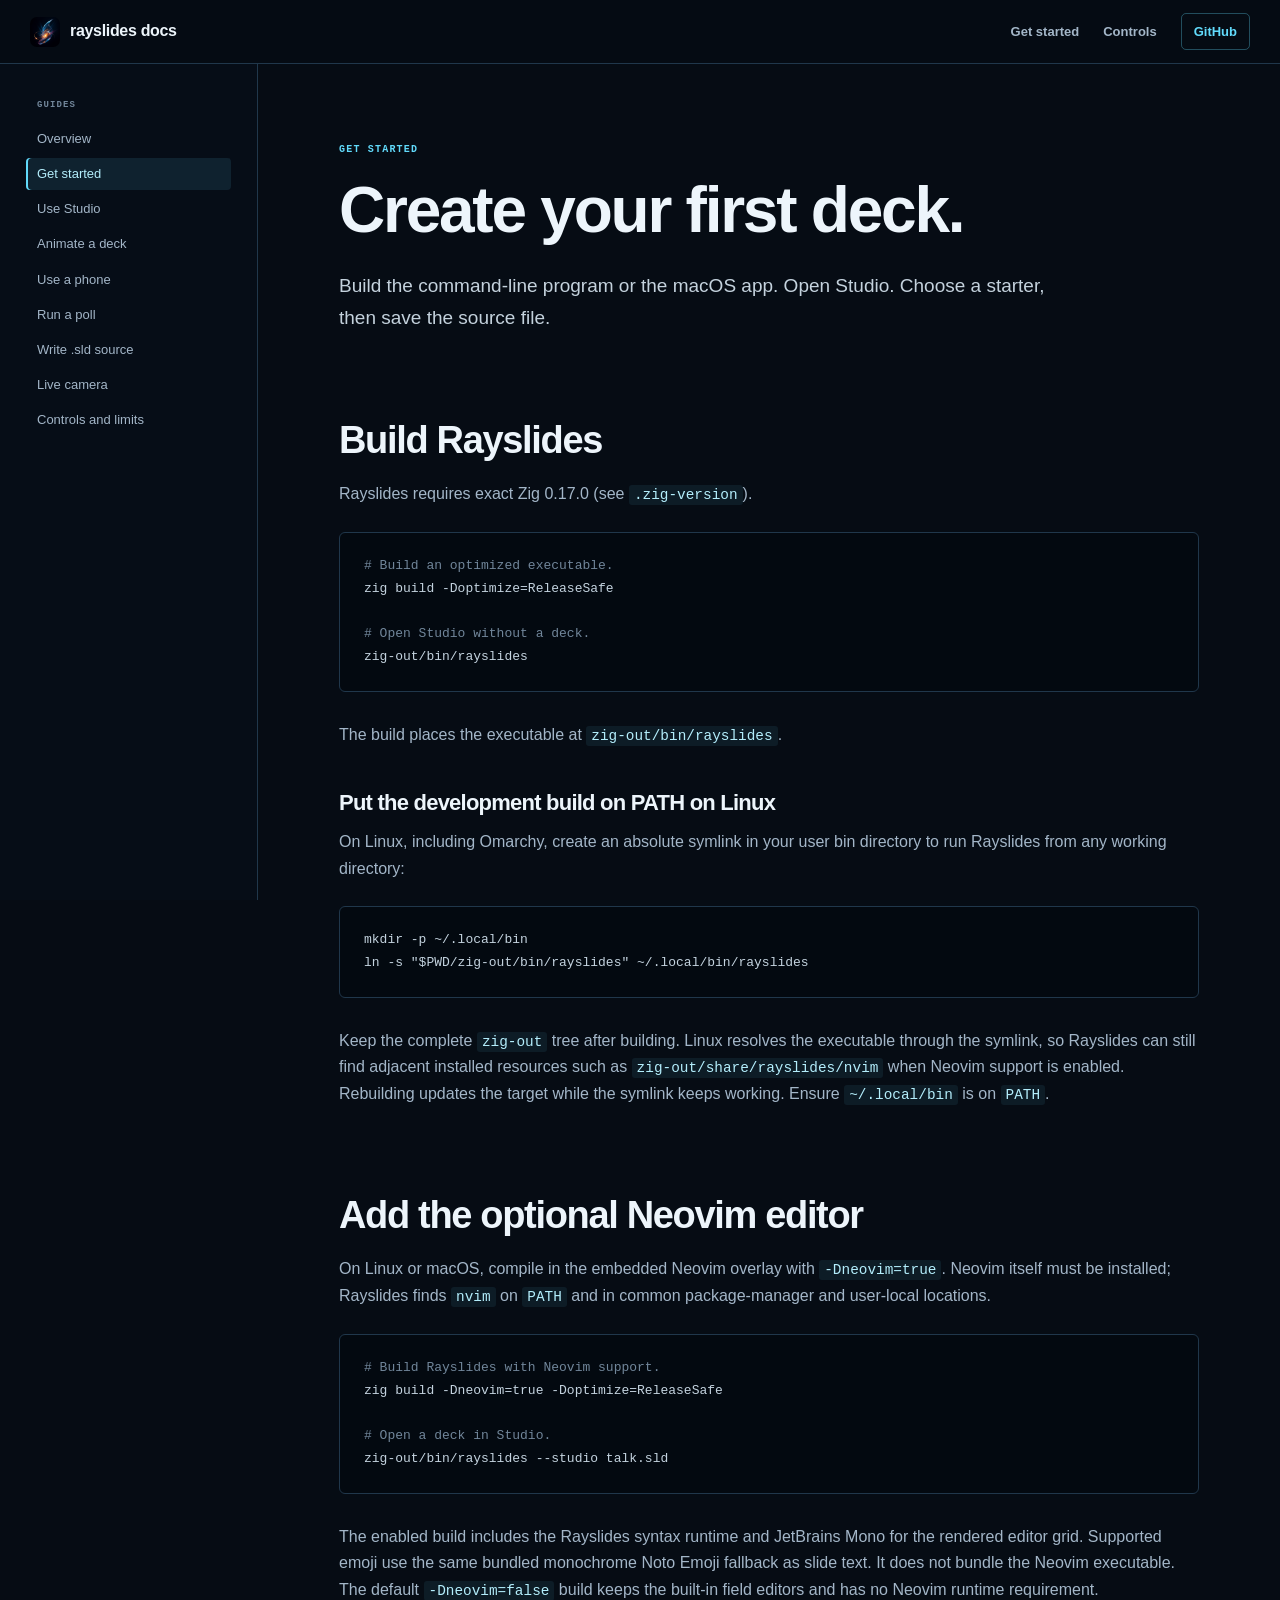
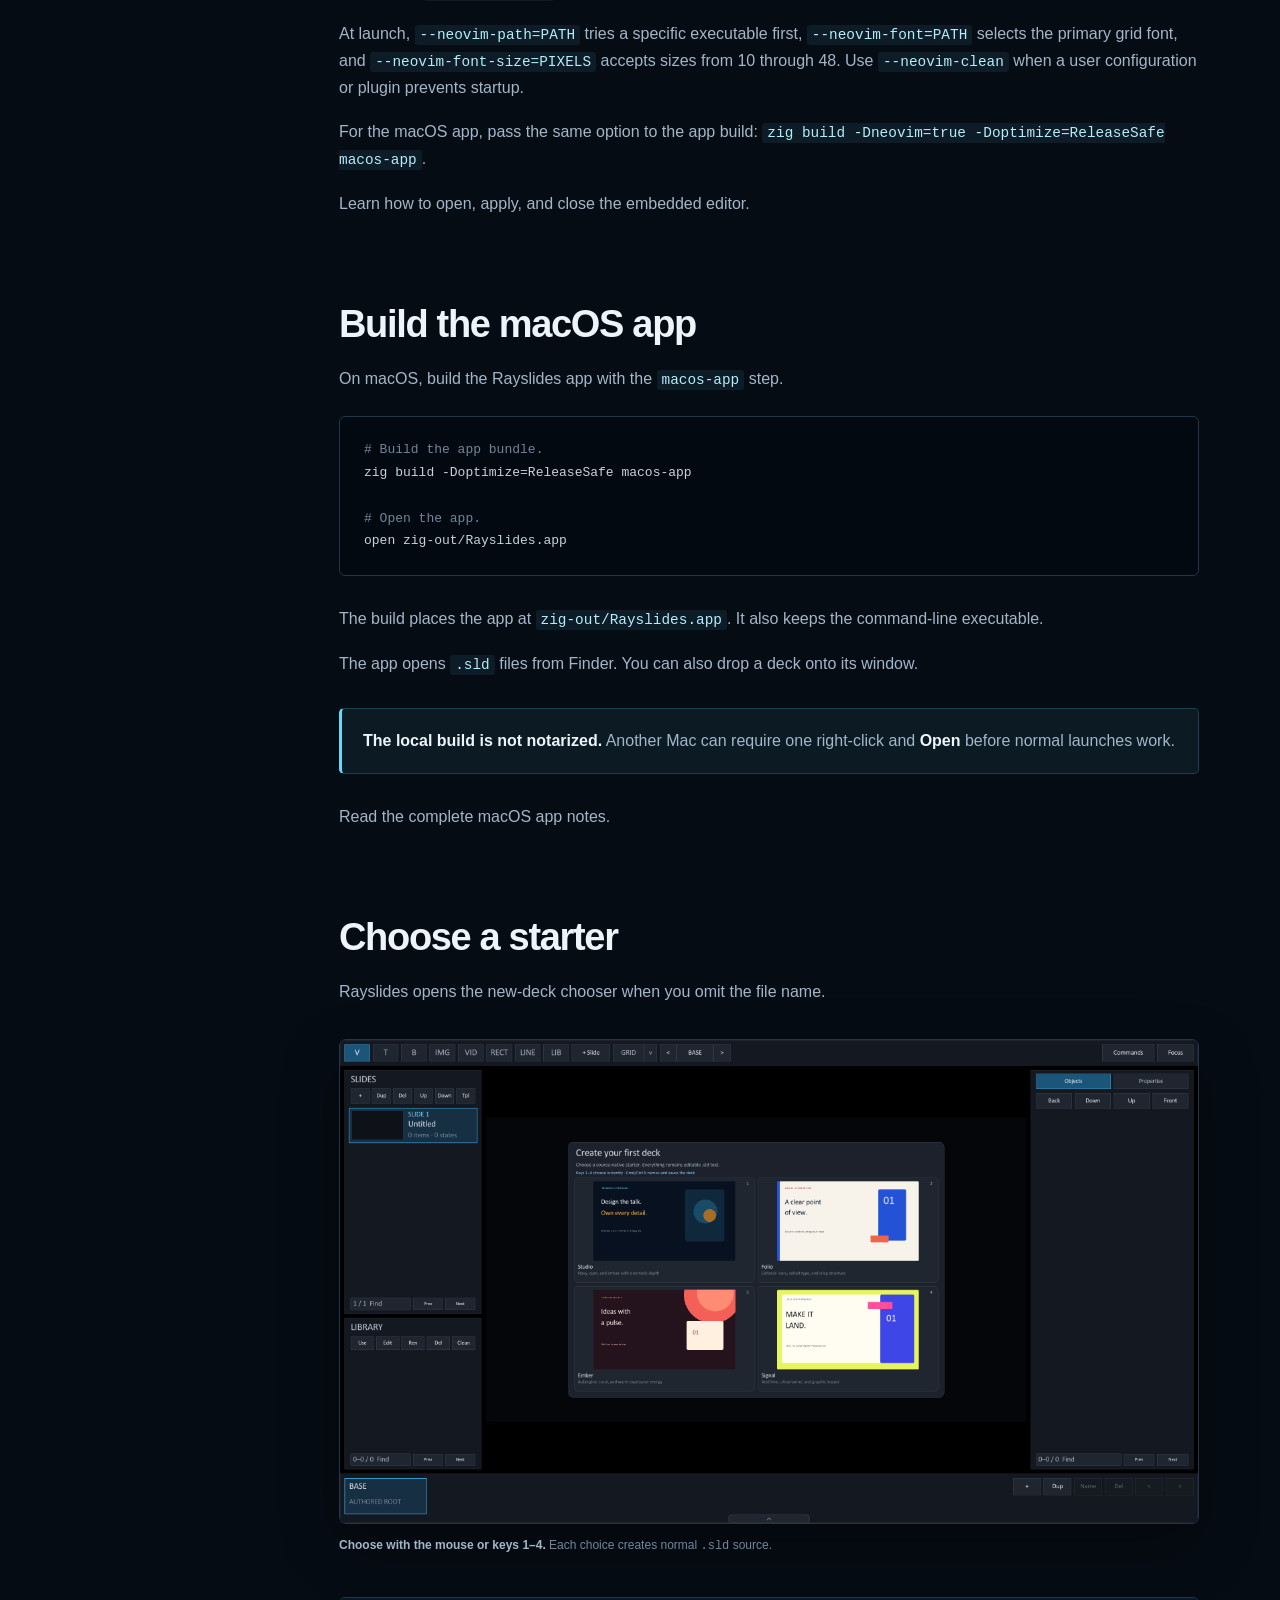
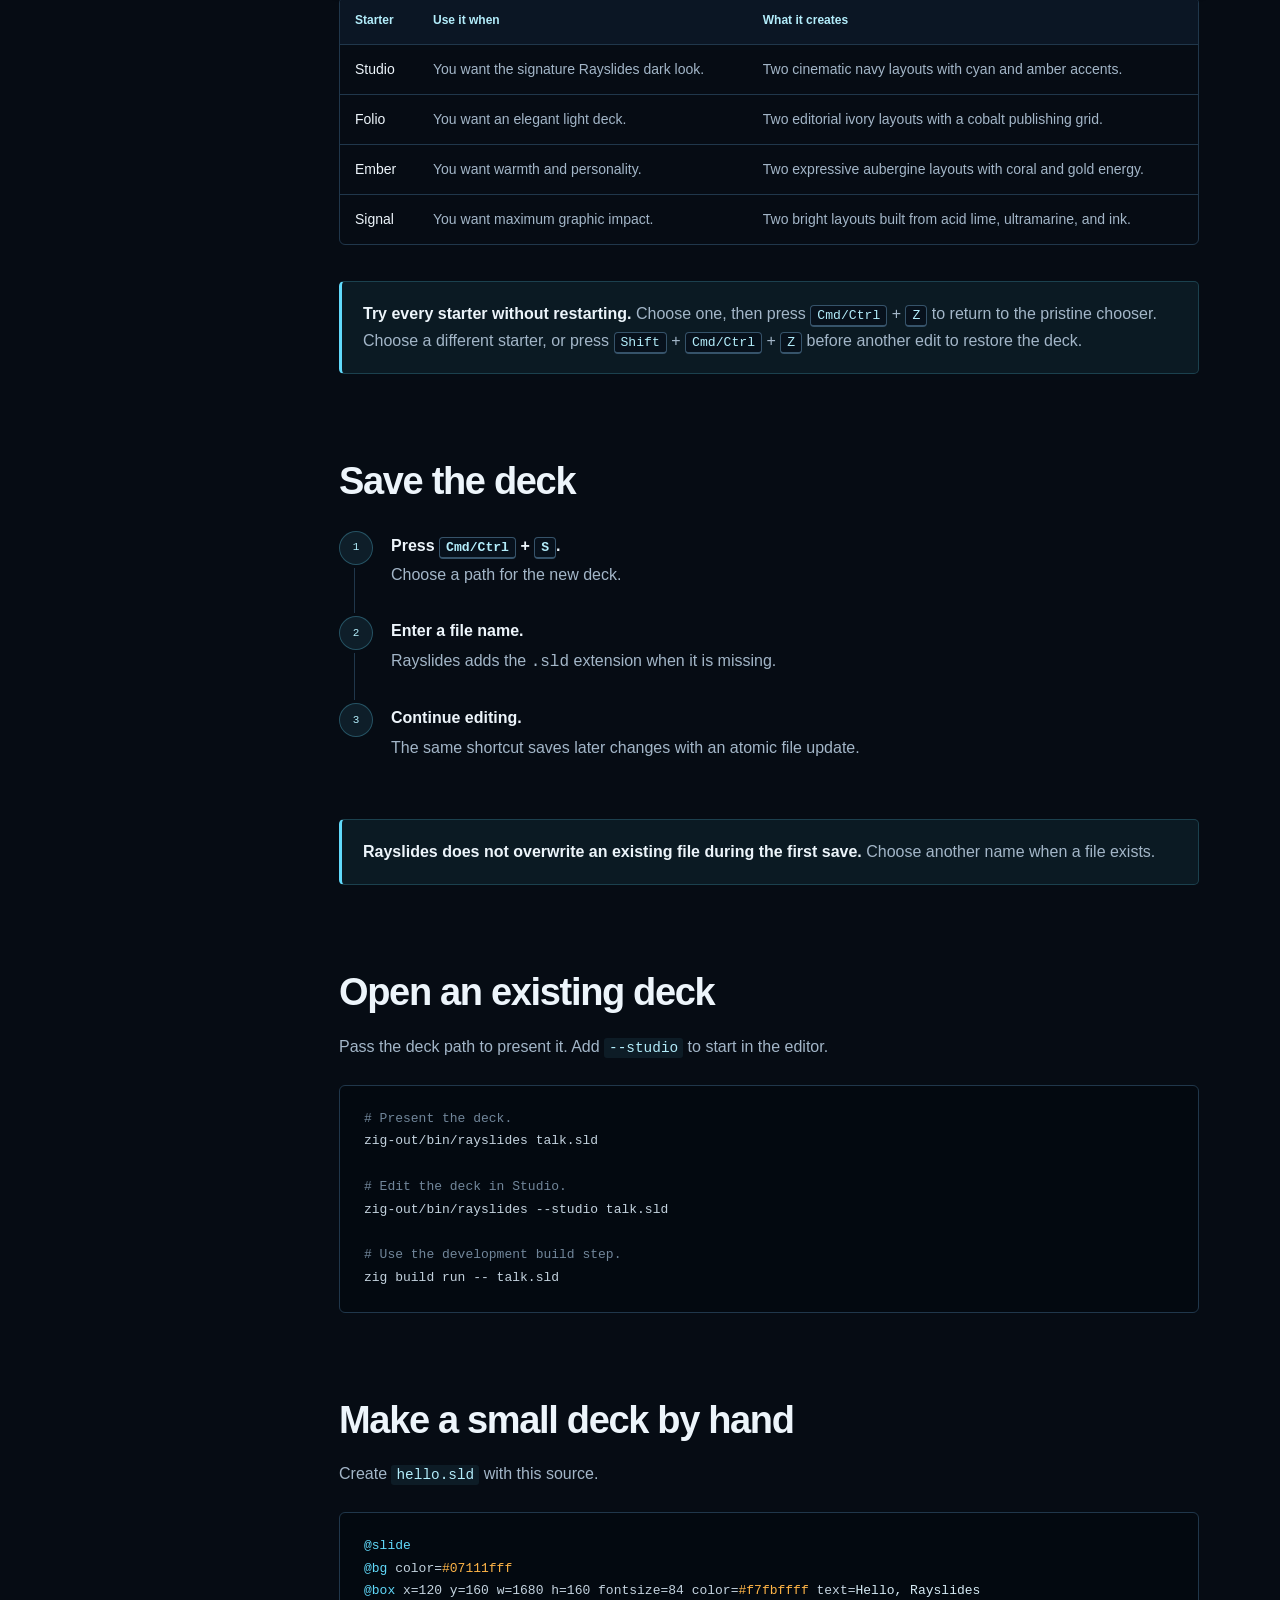
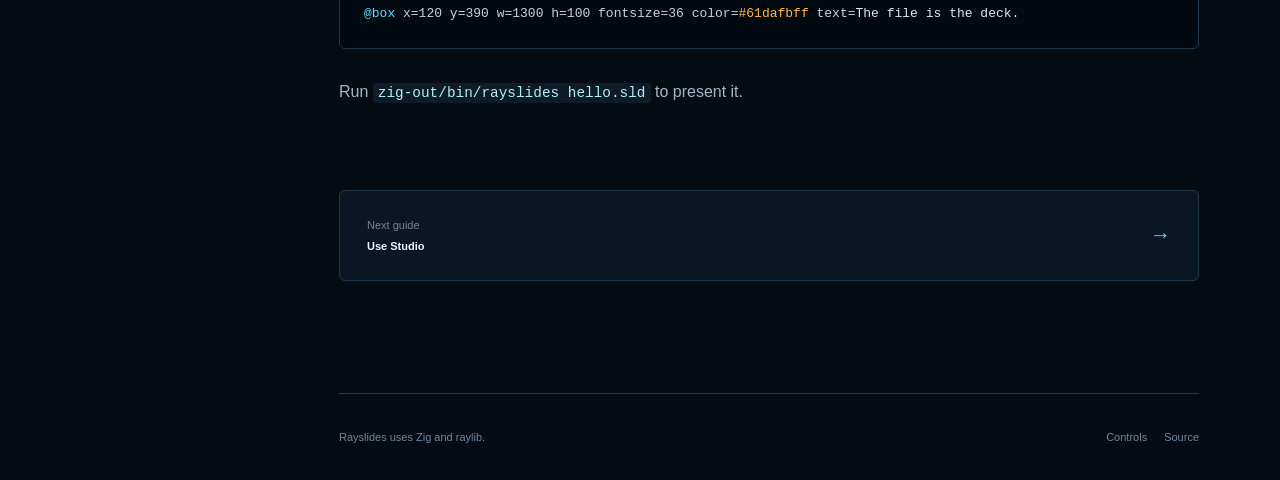
<file: docs/getting-started.html>
<!DOCTYPE html>
<html lang="en">
  <head>
    <meta charset="utf-8">
    <meta name="viewport" content="width=device-width, initial-scale=1">
    <meta name="theme-color" content="#060c14">
    <meta name="description" content="Build Rayslides and create your first .sld deck.">
    <title>Get started — Rayslides</title>
    <link rel="stylesheet" href="styles.css">
    <link rel="icon" href="images/rayslides-app-icon.png" type="image/png">
    <script src="image-lightbox.js" defer></script>
  </head>
  <body>
    <a class="skip-link" href="#content">Skip to content</a>
    <header class="site-header">
      <a class="brand" href="index.html" aria-label="Rayslides documentation home">
        <img class="brand-mark" src="images/rayslides-app-icon.png" alt="" width="192" height="192"><span>rayslides docs</span>
      </a>
      <nav class="header-links" aria-label="Header">
        <a href="getting-started.html">Get started</a><a href="reference.html">Controls</a>
        <a class="github-link" href="https://github.com/technologylab-ai/rayslides">GitHub</a>
      </nav>
    </header>
    <div class="docs-shell">
      <aside class="docs-sidebar" aria-label="Documentation">
        <p class="sidebar-label">Guides</p>
        <nav aria-label="Guide pages">
          <a href="index.html">Overview</a><a href="getting-started.html" aria-current="page">Get started</a>
          <a href="studio.html">Use Studio</a><a href="motion.html">Animate a deck</a>
          <a href="presenter.html">Use a phone</a><a href="crowdplay.html">Run a poll</a>
          <a href="format.html">Write .sld source</a><a href="format.html#live-camera">Live camera</a><a href="reference.html">Controls and limits</a>
        </nav>
      </aside>
      <div class="docs-main">
        <main class="content" id="content">
          <p class="page-kicker">Get started</p>
          <h1>Create your first deck.</h1>
          <p class="lead">Build the command-line program or the macOS app. Open Studio. Choose a starter, then save the source file.</p>

          <h2>Build Rayslides</h2>
          <p>Rayslides requires exact Zig 0.17.0 (see <code class="inline-code">.zig-version</code>).</p>
          <pre><code><span class="code-comment"># Build an optimized executable.</span>
zig build -Doptimize=ReleaseSafe

<span class="code-comment"># Open Studio without a deck.</span>
zig-out/bin/rayslides</code></pre>
          <p>The build places the executable at <code class="inline-code">zig-out/bin/rayslides</code>.</p>

          <h3>Put the development build on PATH on Linux</h3>
          <p>On Linux, including <a href="https://omarchy.org">Omarchy</a>, create an absolute symlink in your user bin directory to run Rayslides from any working directory:</p>
          <pre><code>mkdir -p ~/.local/bin
ln -s "$PWD/zig-out/bin/rayslides" ~/.local/bin/rayslides</code></pre>
          <p>Keep the complete <code class="inline-code">zig-out</code> tree after building. Linux resolves the executable through the symlink, so Rayslides can still find adjacent installed resources such as <code class="inline-code">zig-out/share/rayslides/nvim</code> when Neovim support is enabled. Rebuilding updates the target while the symlink keeps working. Ensure <code class="inline-code">~/.local/bin</code> is on <code class="inline-code">PATH</code>.</p>

          <h2 id="neovim-build">Add the optional Neovim editor</h2>
          <p>On Linux or macOS, compile in the embedded Neovim overlay with <code class="inline-code">-Dneovim=true</code>. Neovim itself must be installed; Rayslides finds <code class="inline-code">nvim</code> on <code class="inline-code">PATH</code> and in common package-manager and user-local locations.</p>
          <pre><code><span class="code-comment"># Build Rayslides with Neovim support.</span>
zig build -Dneovim=true -Doptimize=ReleaseSafe

<span class="code-comment"># Open a deck in Studio.</span>
zig-out/bin/rayslides --studio talk.sld</code></pre>
          <p>The enabled build includes the Rayslides syntax runtime and JetBrains Mono for the rendered editor grid. Supported emoji use the same bundled monochrome Noto Emoji fallback as slide text. It does not bundle the Neovim executable. The default <code class="inline-code">-Dneovim=false</code> build keeps the built-in field editors and has no Neovim runtime requirement.</p>
          <p>At launch, <code class="inline-code">--neovim-path=PATH</code> tries a specific executable first, <code class="inline-code">--neovim-font=PATH</code> selects the primary grid font, and <code class="inline-code">--neovim-font-size=PIXELS</code> accepts sizes from 10 through 48. Use <code class="inline-code">--neovim-clean</code> when a user configuration or plugin prevents startup.</p>
          <p>For the macOS app, pass the same option to the app build: <code class="inline-code">zig build -Dneovim=true -Doptimize=ReleaseSafe macos-app</code>.</p>
          <p><a href="studio.html#neovim-editor">Learn how to open, apply, and close the embedded editor.</a></p>

          <h2>Build the macOS app</h2>
          <p>On macOS, build the Rayslides app with the <code class="inline-code">macos-app</code> step.</p>
          <pre><code><span class="code-comment"># Build the app bundle.</span>
zig build -Doptimize=ReleaseSafe macos-app

<span class="code-comment"># Open the app.</span>
open zig-out/Rayslides.app</code></pre>
          <p>The build places the app at <code class="inline-code">zig-out/Rayslides.app</code>. It also keeps the command-line executable.</p>
          <p>The app opens <code class="inline-code">.sld</code> files from Finder. You can also drop a deck onto its window.</p>
          <div class="callout"><p><strong>The local build is not notarized.</strong> Another Mac can require one right-click and <strong>Open</strong> before normal launches work.</p></div>
          <p><a href="https://github.com/technologylab-ai/rayslides/blob/master/docs/MACOS_APP.md">Read the complete macOS app notes.</a></p>

          <h2>Choose a starter</h2>
          <p>Rayslides opens the new-deck chooser when you omit the file name.</p>
          <figure class="shot">
            <img src="images/new-deck.png" alt="Rayslides new-deck chooser with Studio, Folio, Ember, and Signal starters" width="2560" height="1440">
            <figcaption><strong>Choose with the mouse or keys 1–4.</strong> Each choice creates normal <code>.sld</code> source.</figcaption>
          </figure>

          <div class="table-wrap">
            <table>
              <thead><tr><th>Starter</th><th>Use it when</th><th>What it creates</th></tr></thead>
              <tbody>
                <tr><td>Studio</td><td>You want the signature Rayslides dark look.</td><td>Two cinematic navy layouts with cyan and amber accents.</td></tr>
                <tr><td>Folio</td><td>You want an elegant light deck.</td><td>Two editorial ivory layouts with a cobalt publishing grid.</td></tr>
                <tr><td>Ember</td><td>You want warmth and personality.</td><td>Two expressive aubergine layouts with coral and gold energy.</td></tr>
                <tr><td>Signal</td><td>You want maximum graphic impact.</td><td>Two bright layouts built from acid lime, ultramarine, and ink.</td></tr>
              </tbody>
            </table>
          </div>
          <div class="callout"><p><strong>Try every starter without restarting.</strong> Choose one, then press <kbd>Cmd/Ctrl</kbd> + <kbd>Z</kbd> to return to the pristine chooser. Choose a different starter, or press <kbd>Shift</kbd> + <kbd>Cmd/Ctrl</kbd> + <kbd>Z</kbd> before another edit to restore the deck.</p></div>

          <h2>Save the deck</h2>
          <ol class="steps">
            <li><strong>Press <kbd>Cmd/Ctrl</kbd> + <kbd>S</kbd>.</strong><p>Choose a path for the new deck.</p></li>
            <li><strong>Enter a file name.</strong><p>Rayslides adds the <code>.sld</code> extension when it is missing.</p></li>
            <li><strong>Continue editing.</strong><p>The same shortcut saves later changes with an atomic file update.</p></li>
          </ol>
          <div class="callout"><p><strong>Rayslides does not overwrite an existing file during the first save.</strong> Choose another name when a file exists.</p></div>

          <h2>Open an existing deck</h2>
          <p>Pass the deck path to present it. Add <code class="inline-code">--studio</code> to start in the editor.</p>
          <pre><code><span class="code-comment"># Present the deck.</span>
zig-out/bin/rayslides talk.sld

<span class="code-comment"># Edit the deck in Studio.</span>
zig-out/bin/rayslides --studio talk.sld

<span class="code-comment"># Use the development build step.</span>
zig build run -- talk.sld</code></pre>

          <h2>Make a small deck by hand</h2>
          <p>Create <code class="inline-code">hello.sld</code> with this source.</p>
          <pre><code><span class="code-key">@slide</span>
<span class="code-key">@bg</span> color=<span class="code-value">#07111fff</span>
<span class="code-key">@box</span> x=120 y=160 w=1680 h=160 fontsize=84 color=<span class="code-value">#f7fbffff</span> text=<span class="code-string">Hello, Rayslides</span>
<span class="code-key">@box</span> x=120 y=390 w=1300 h=100 fontsize=36 color=<span class="code-value">#61dafbff</span> text=<span class="code-string">The file is the deck.</span></code></pre>
          <p>Run <code class="inline-code">zig-out/bin/rayslides hello.sld</code> to present it.</p>

          <a class="next-guide" href="studio.html"><span><span>Next guide</span><strong>Use Studio</strong></span><b aria-hidden="true">→</b></a>
        </main>
        <footer class="site-footer"><span>Rayslides uses Zig and raylib.</span><nav aria-label="Footer"><a href="reference.html">Controls</a><a href="https://github.com/technologylab-ai/rayslides">Source</a></nav></footer>
      </div>
    </div>
  </body>
</html>
</file>
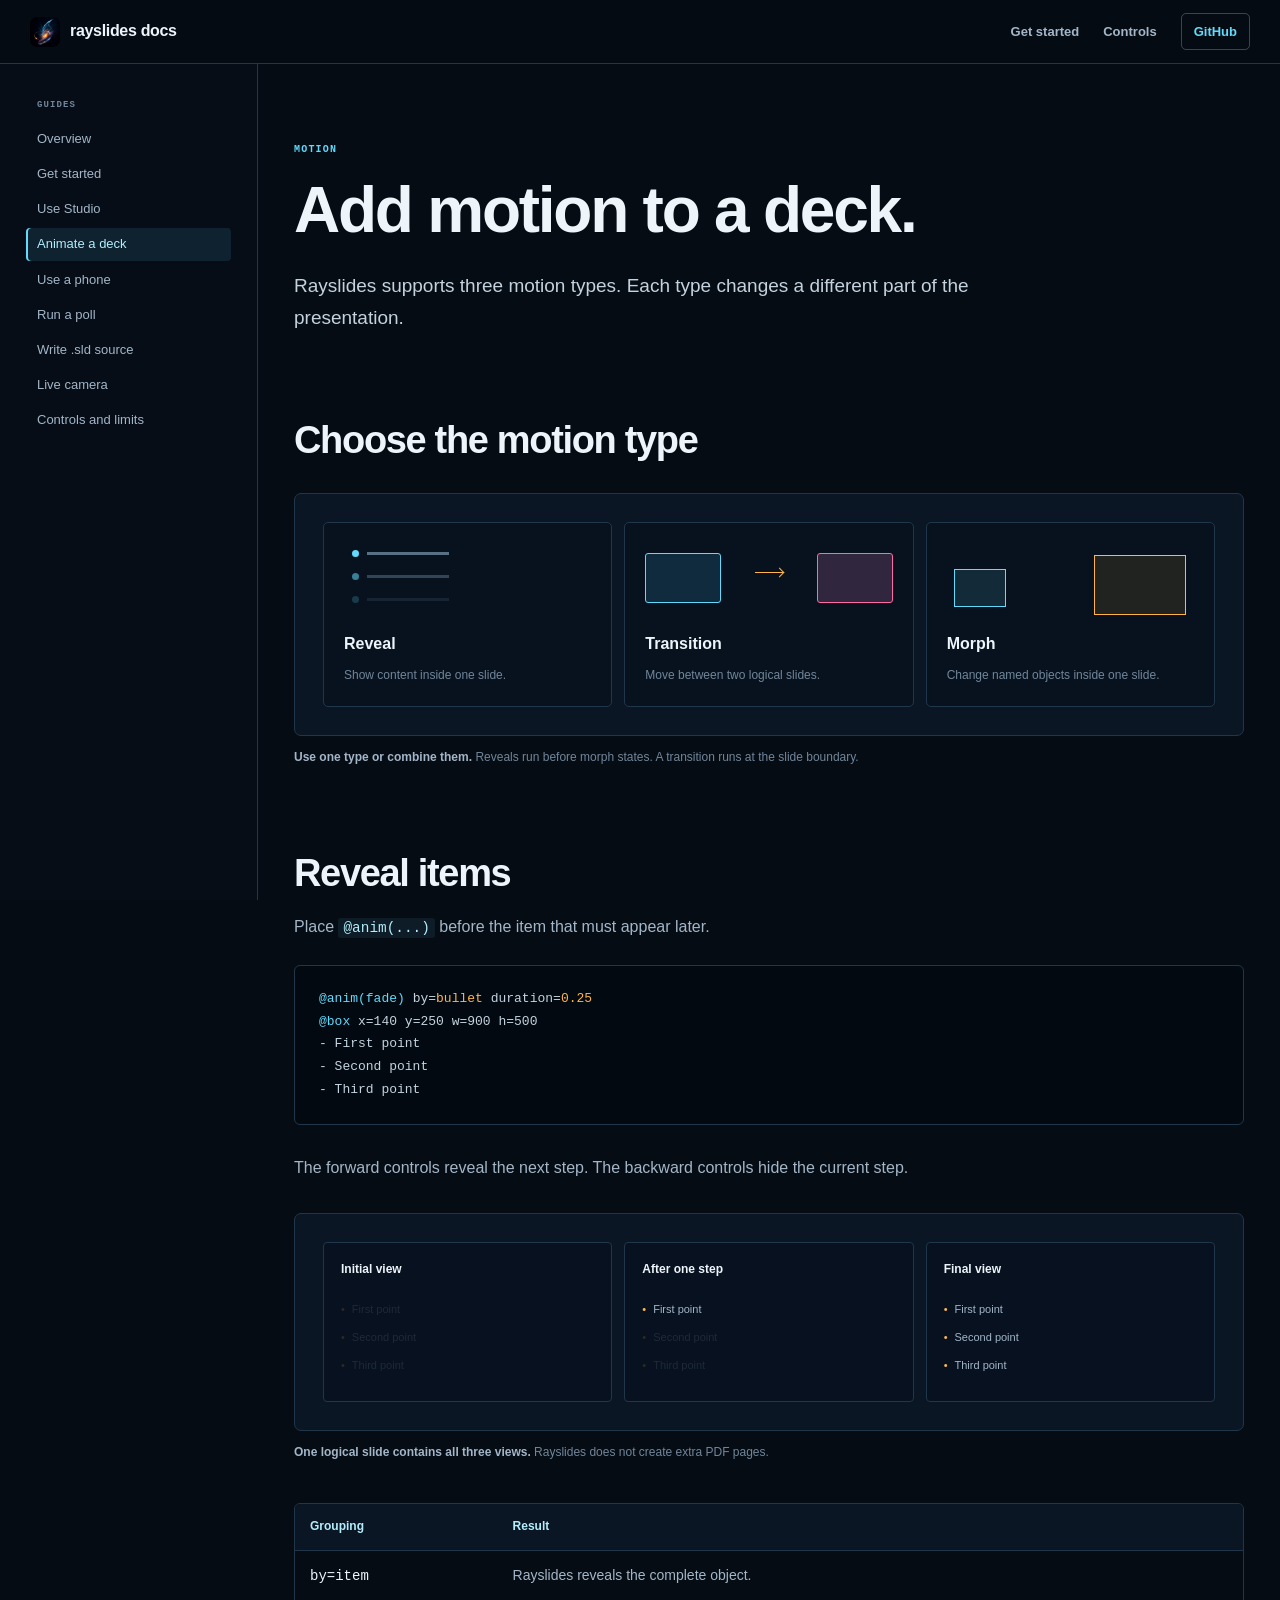
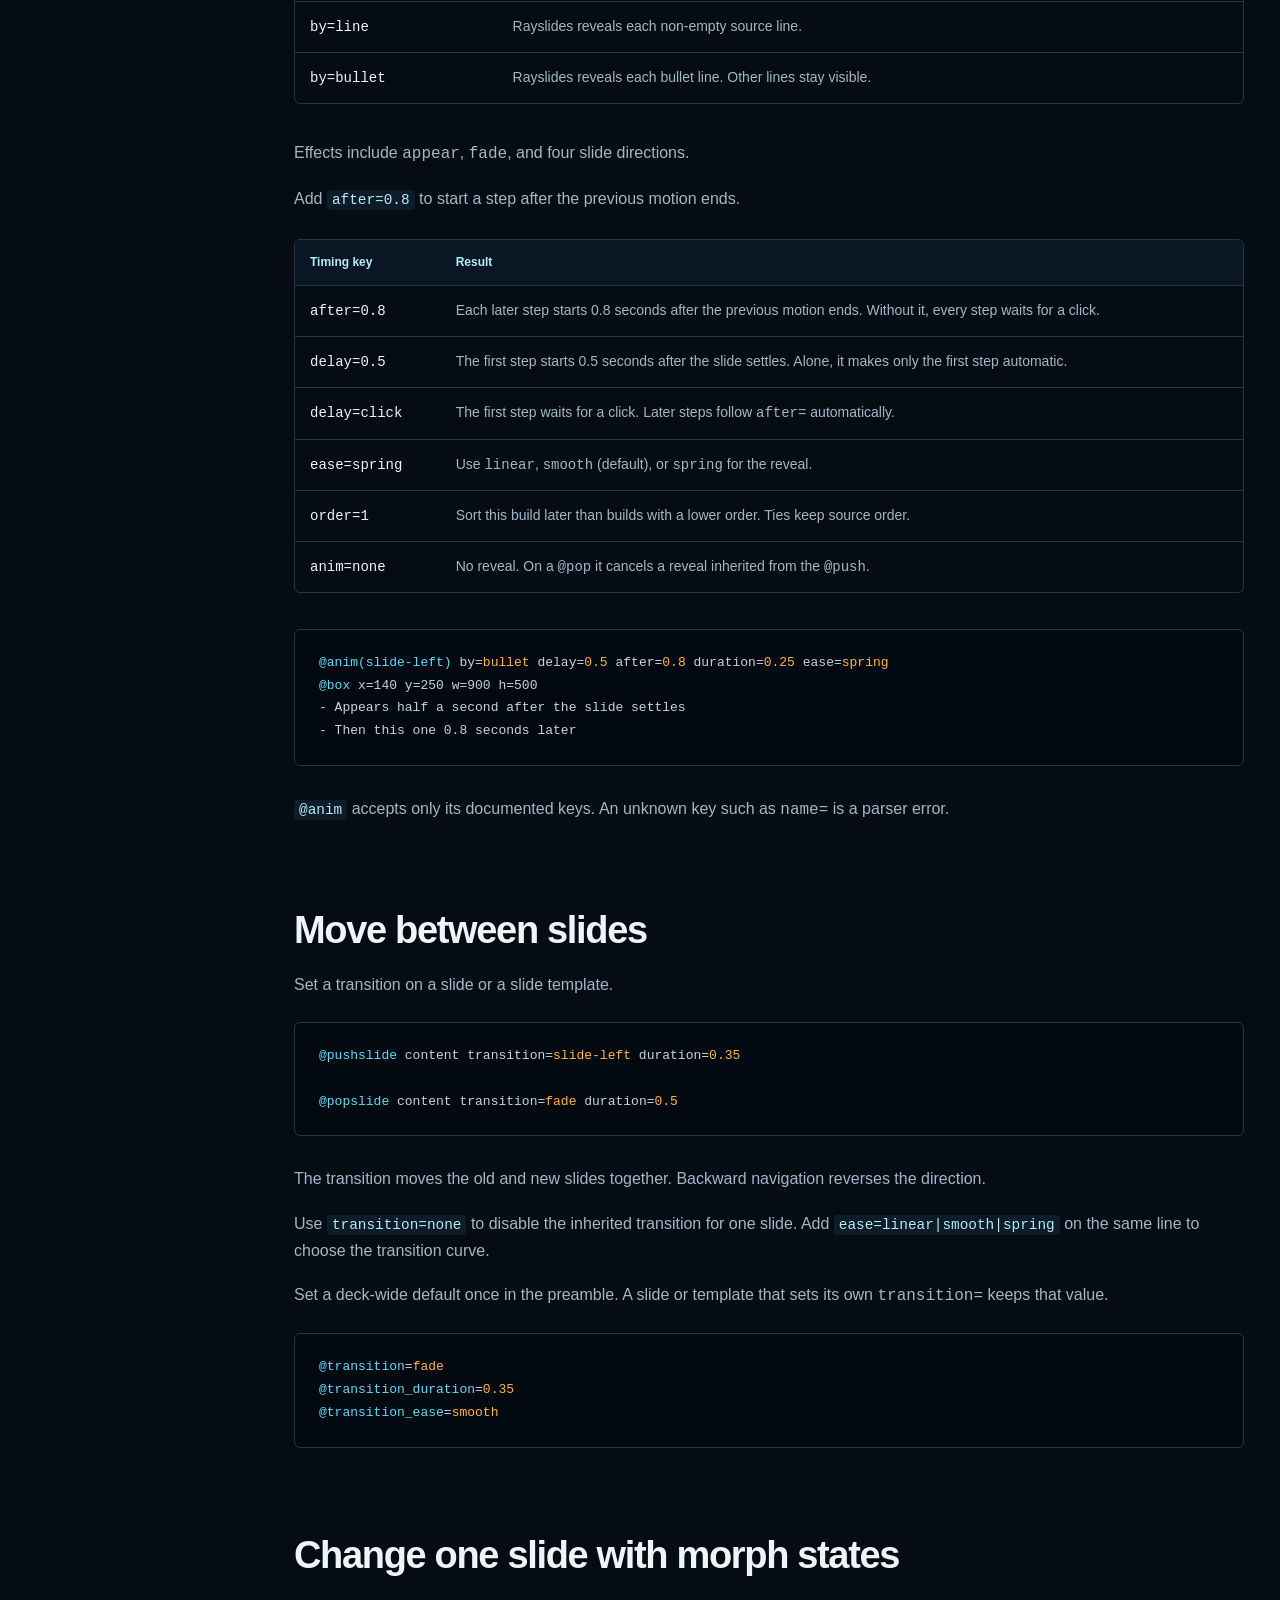
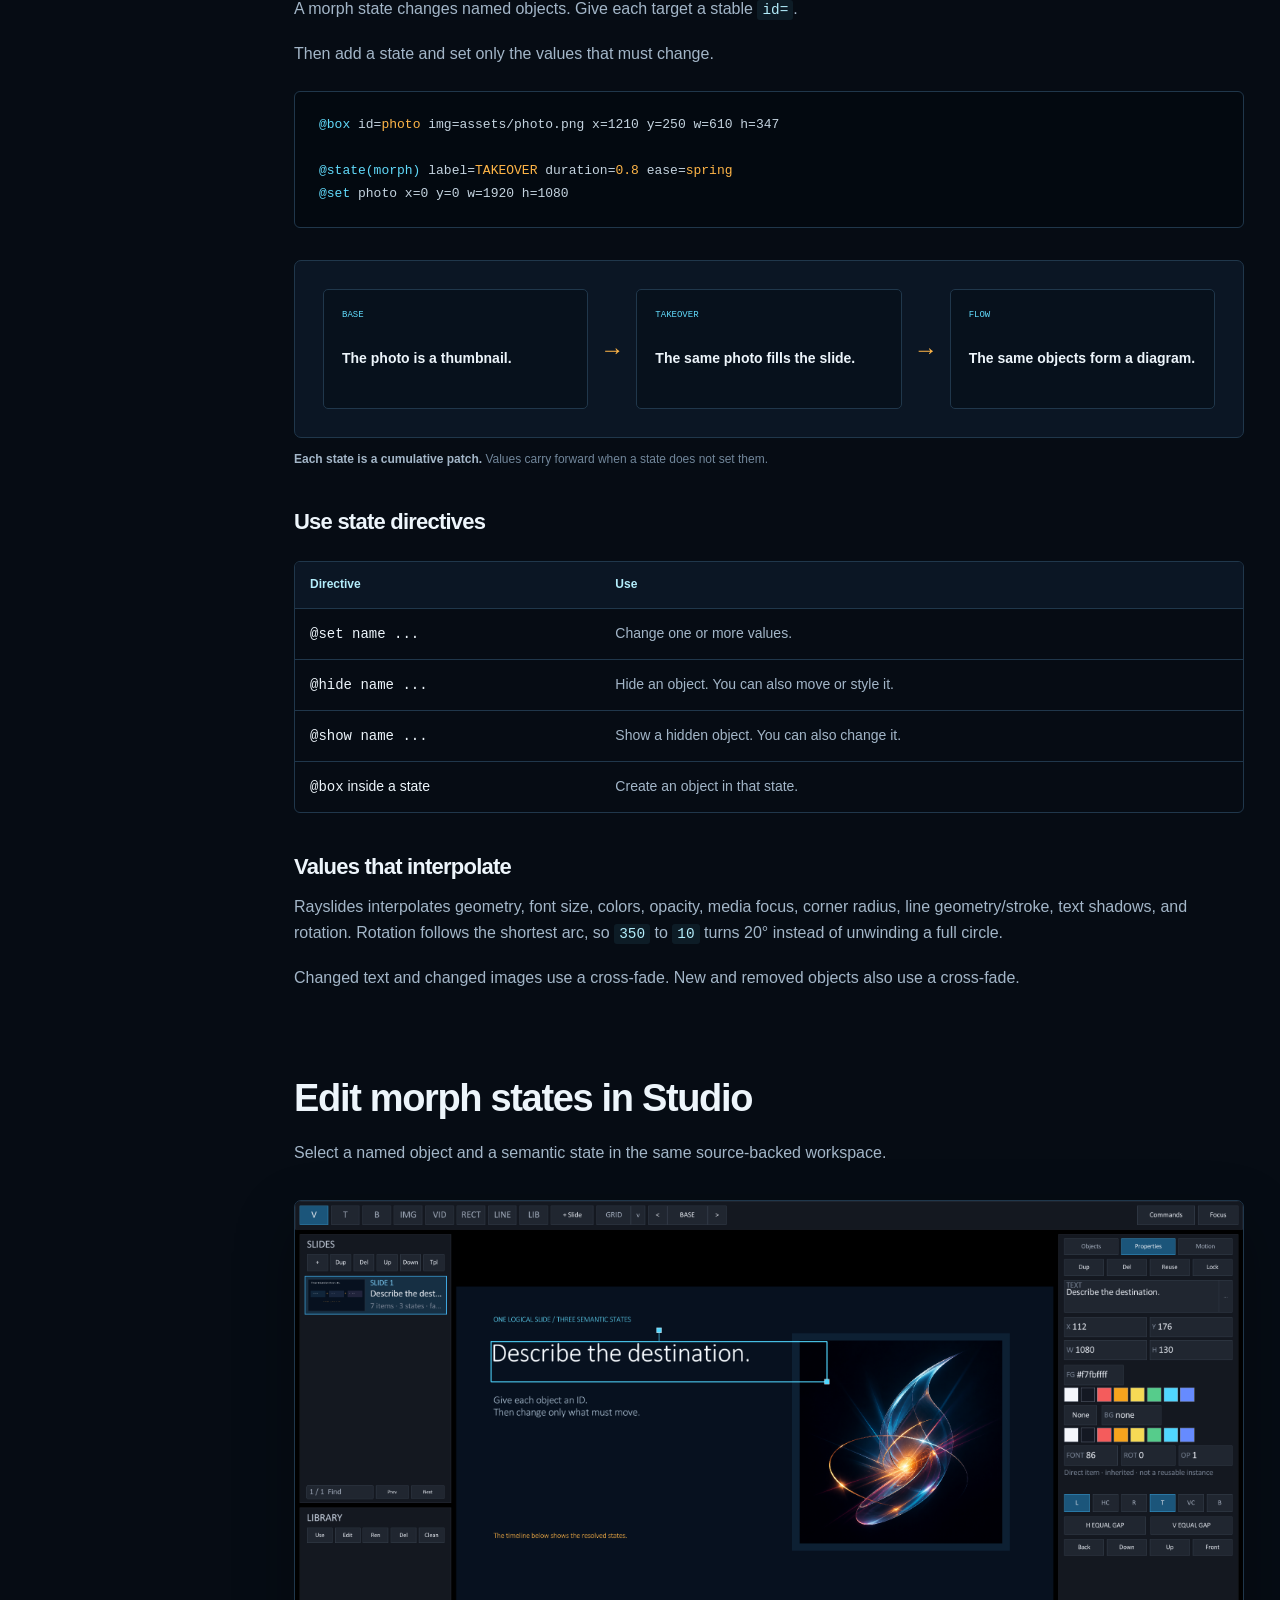
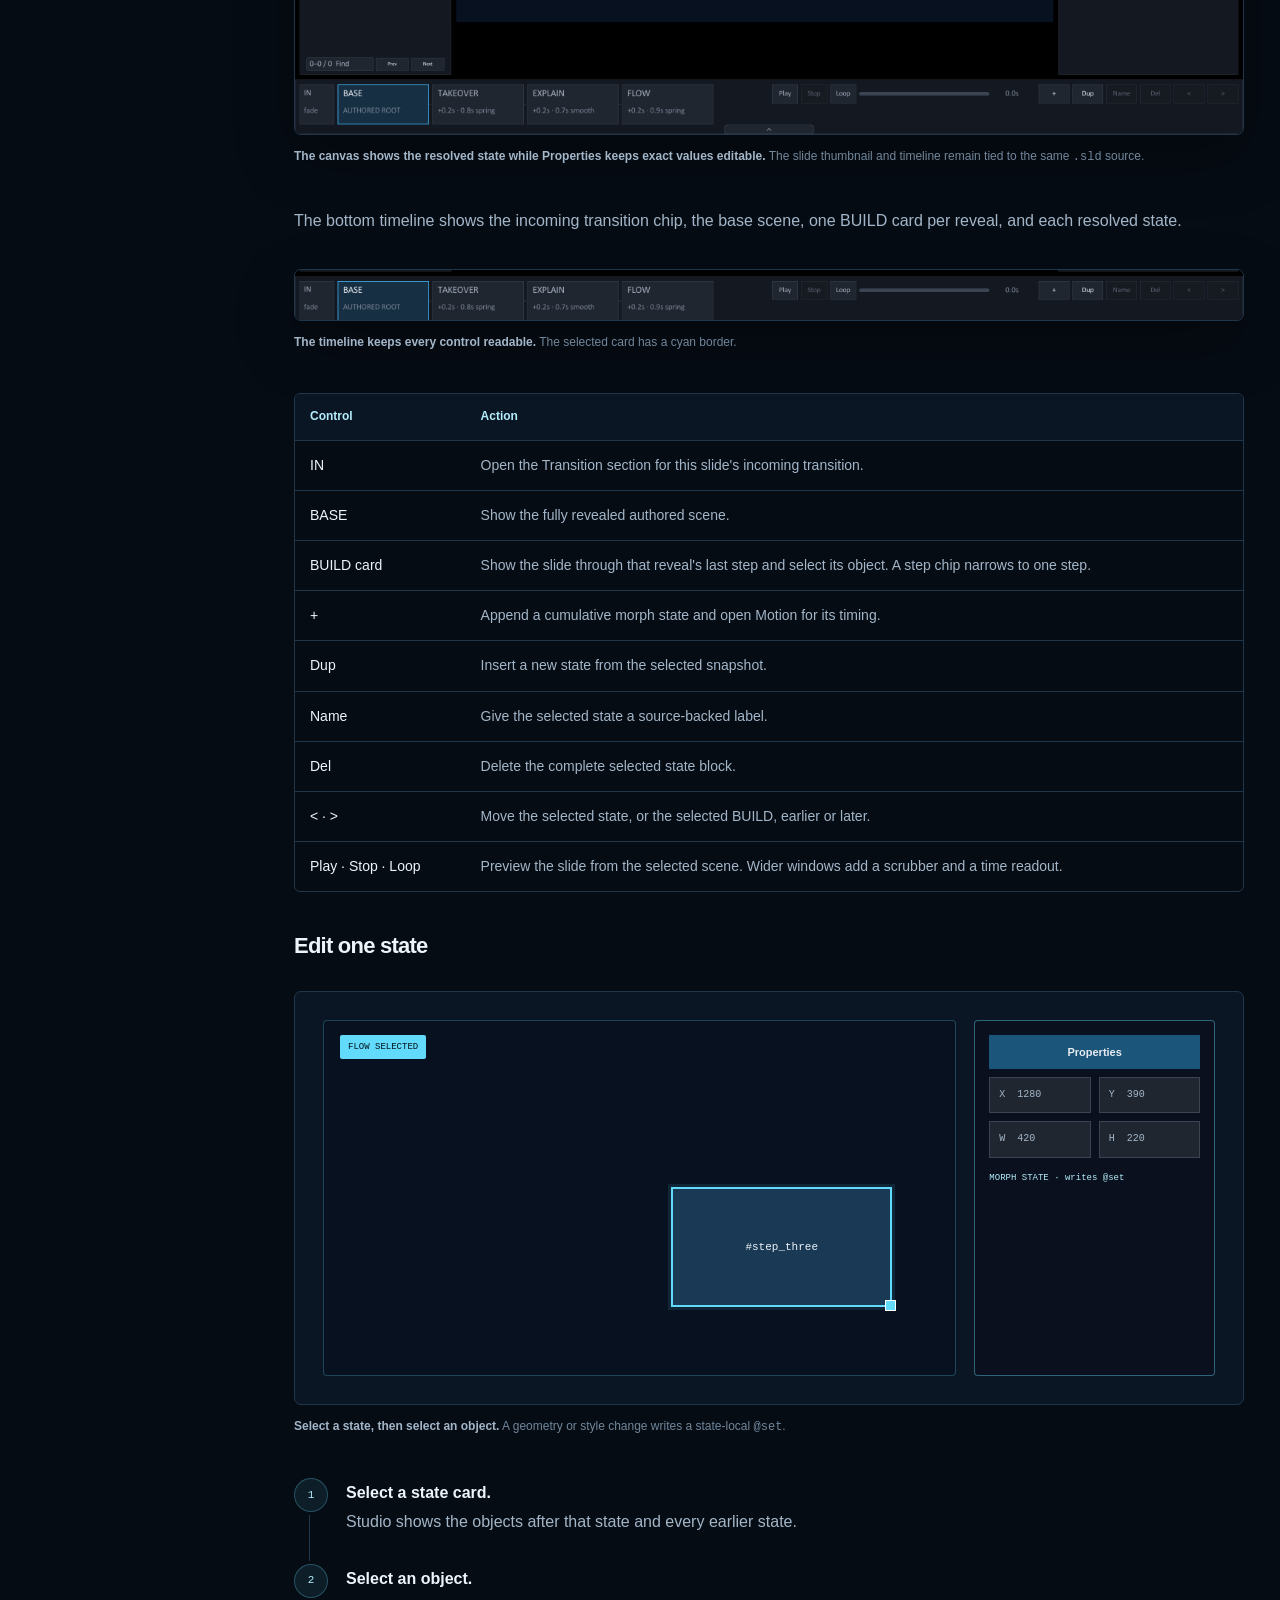
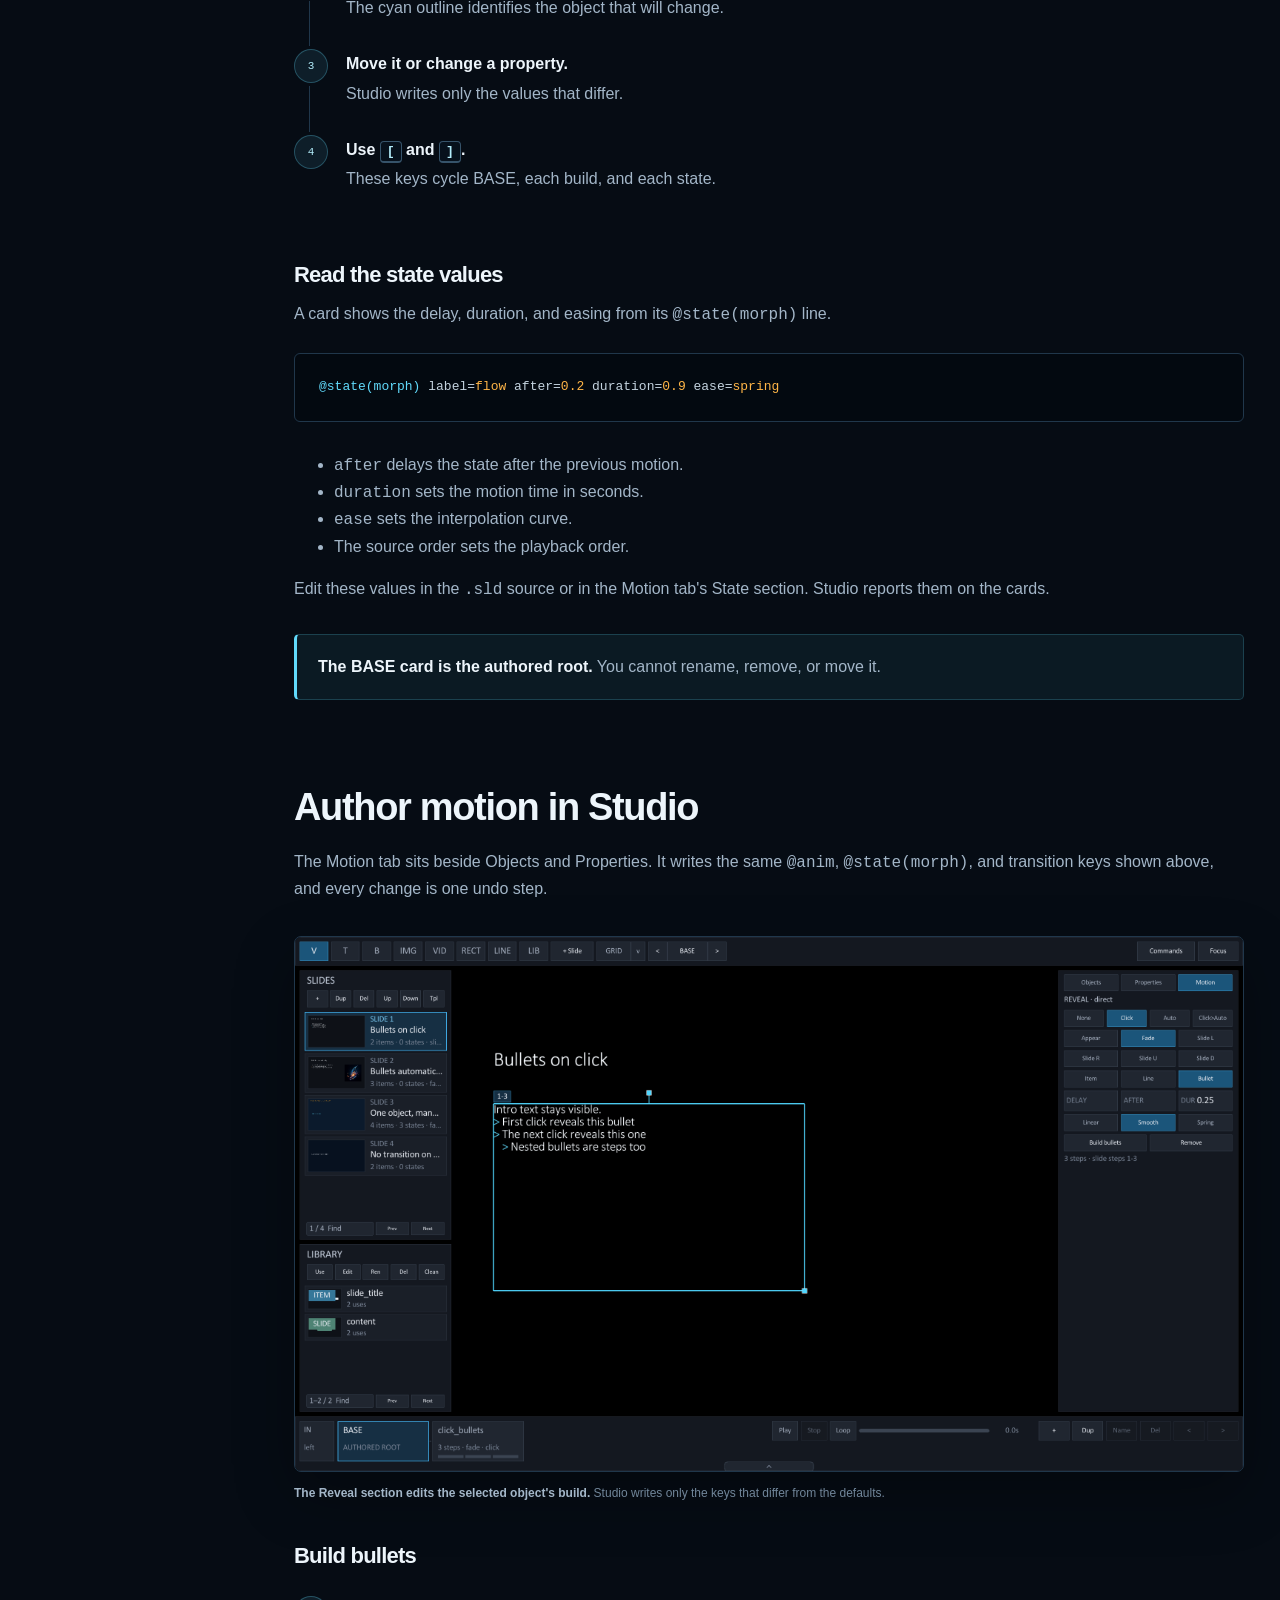
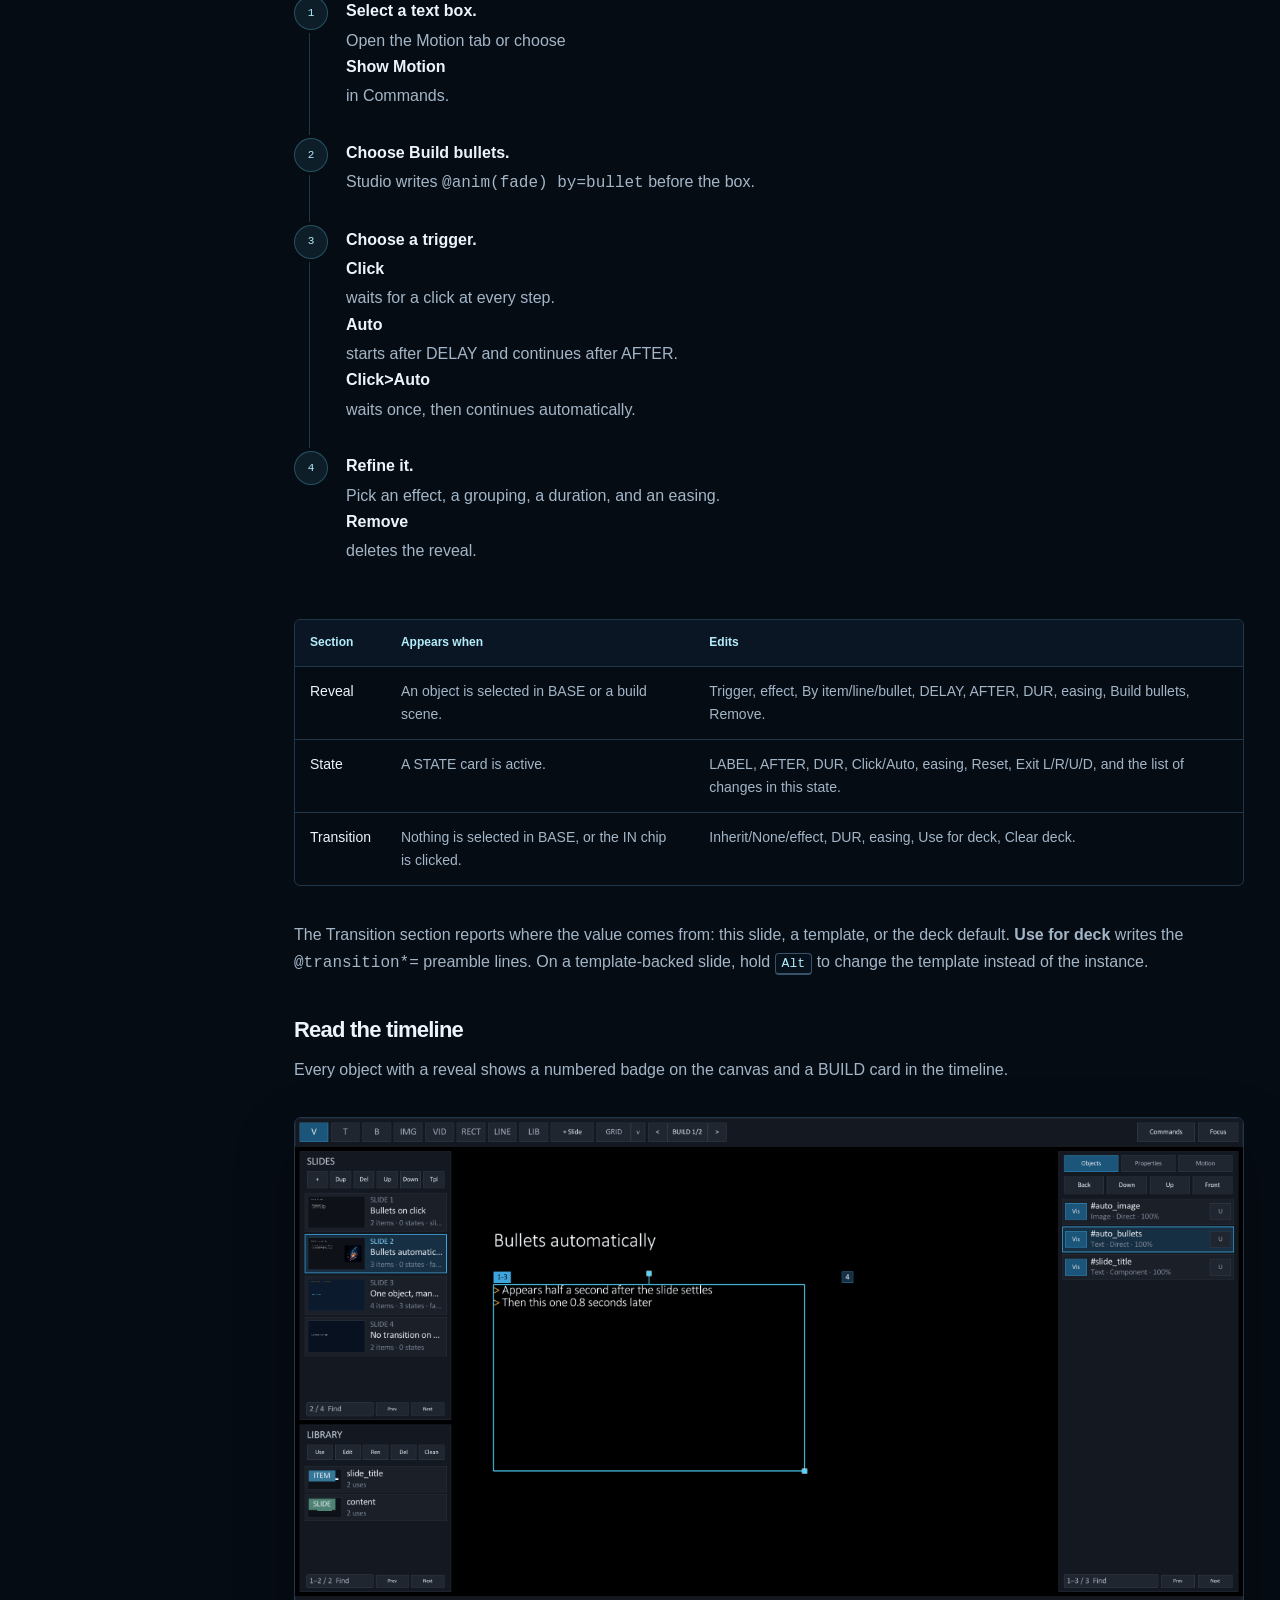
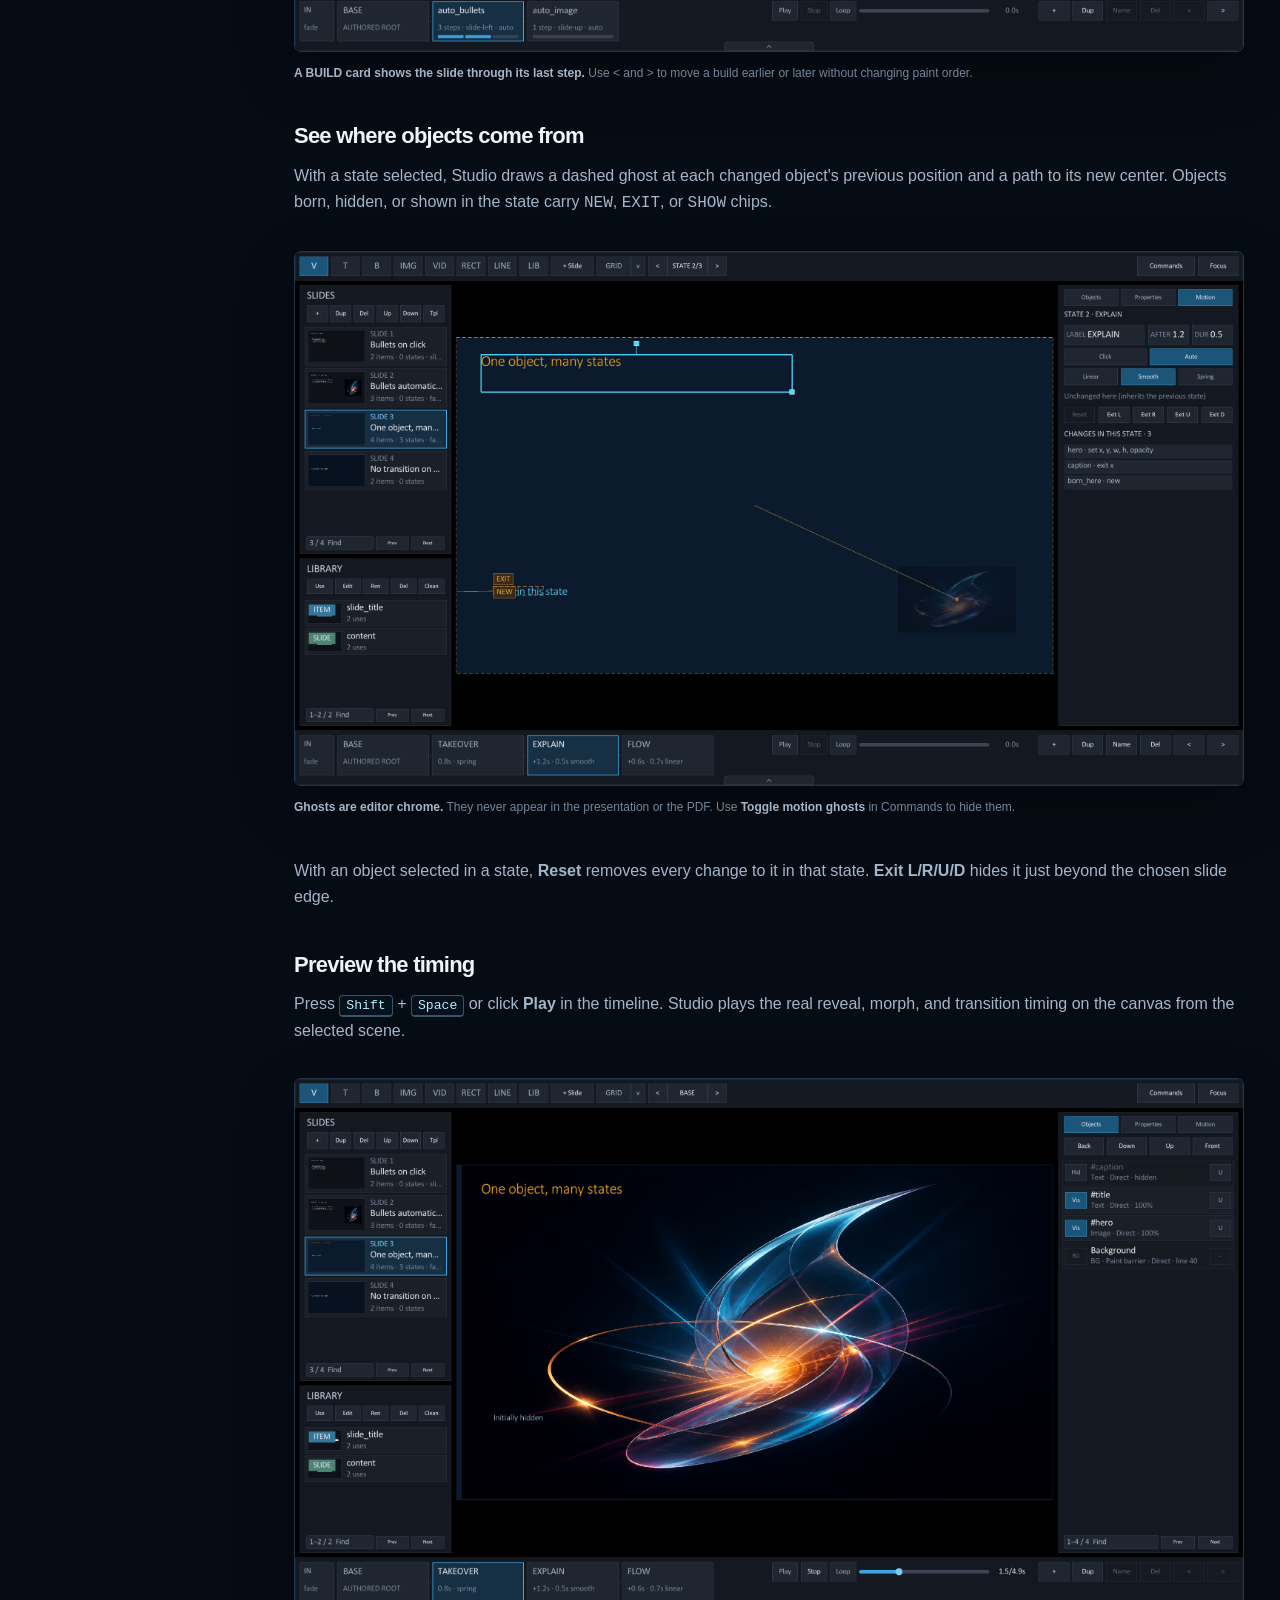
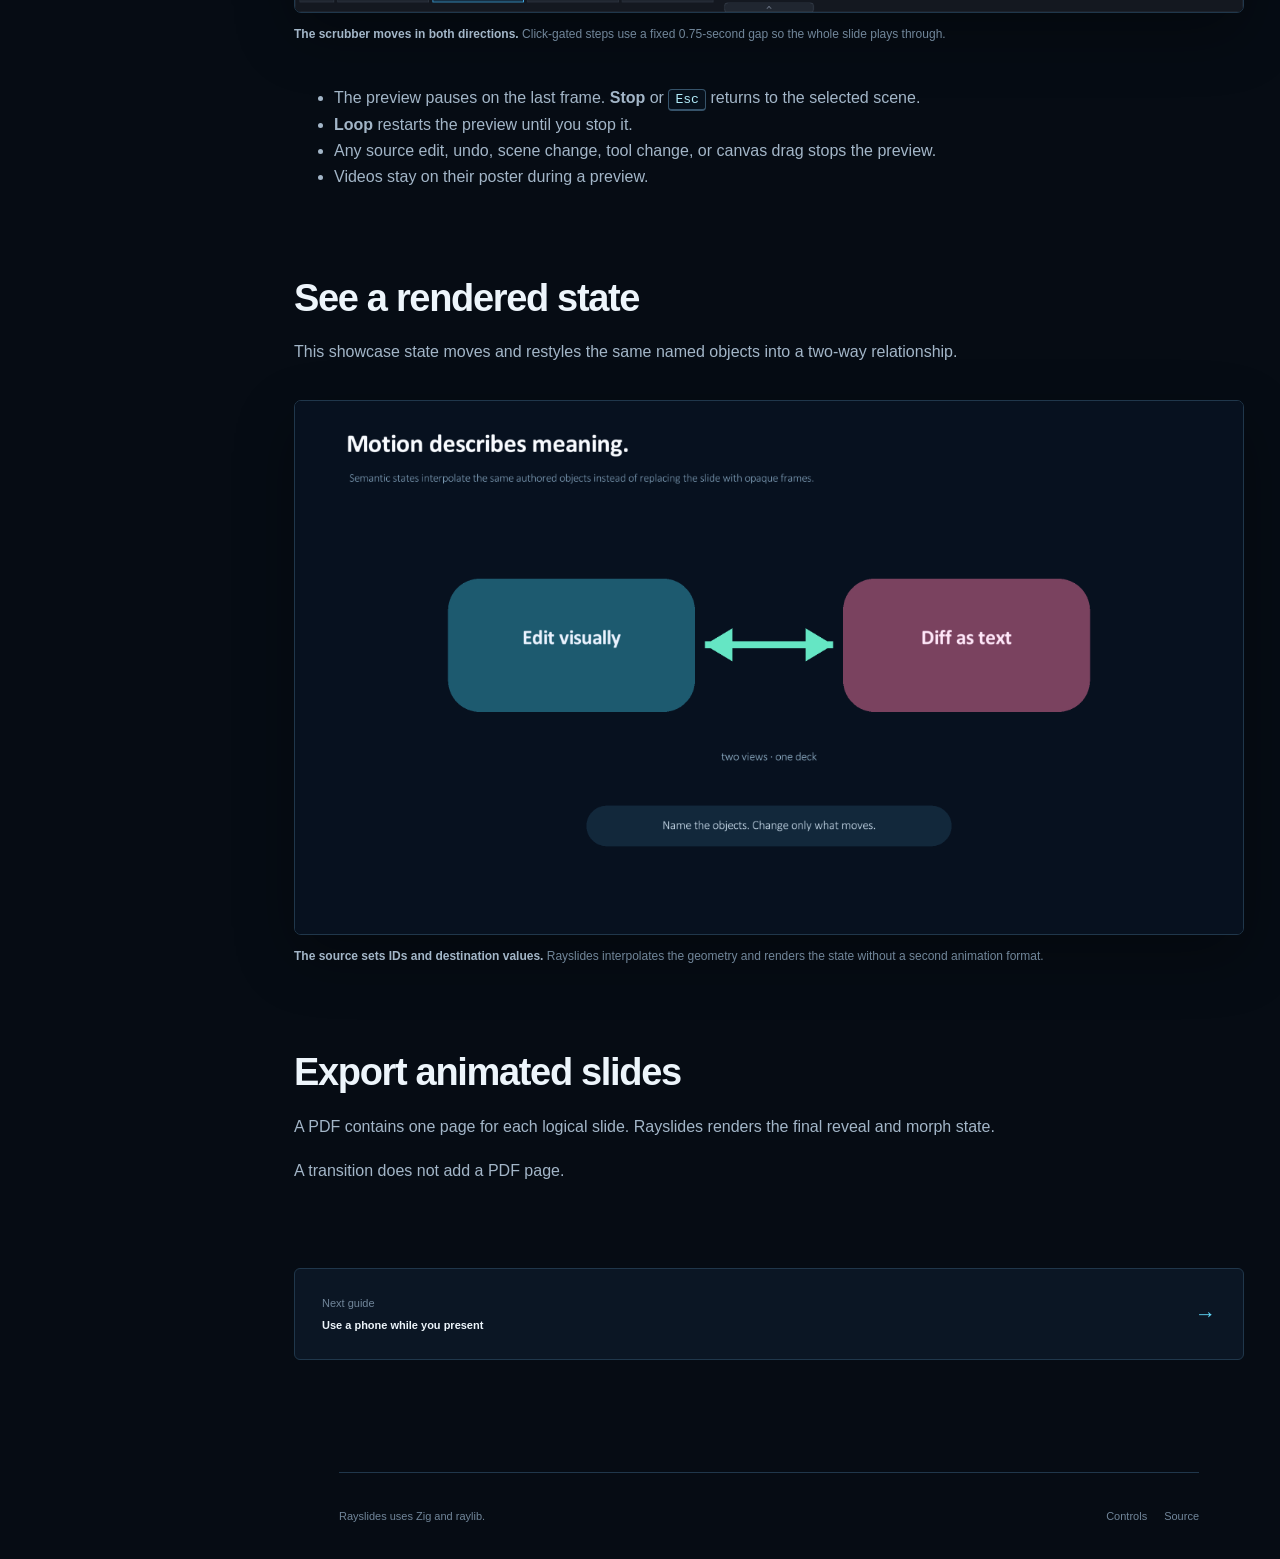
<file: docs/motion.html>
<!DOCTYPE html>
<html lang="en">
  <head>
    <meta charset="utf-8">
    <meta name="viewport" content="width=device-width, initial-scale=1">
    <meta name="theme-color" content="#060c14">
    <meta name="description" content="Add reveals, slide transitions, and semantic morph states to a Rayslides deck.">
    <title>Animate a deck — Rayslides</title>
    <link rel="stylesheet" href="styles.css">
    <link rel="icon" href="images/rayslides-app-icon.png" type="image/png">
    <script src="image-lightbox.js" defer></script>
  </head>
  <body>
    <a class="skip-link" href="#content">Skip to content</a>
    <header class="site-header">
      <a class="brand" href="index.html" aria-label="Rayslides documentation home"><img class="brand-mark" src="images/rayslides-app-icon.png" alt="" width="192" height="192"><span>rayslides docs</span></a>
      <nav class="header-links" aria-label="Header"><a href="getting-started.html">Get started</a><a href="reference.html">Controls</a><a class="github-link" href="https://github.com/technologylab-ai/rayslides">GitHub</a></nav>
    </header>
    <div class="docs-shell">
      <aside class="docs-sidebar" aria-label="Documentation">
        <p class="sidebar-label">Guides</p>
        <nav aria-label="Guide pages">
          <a href="index.html">Overview</a><a href="getting-started.html">Get started</a>
          <a href="studio.html">Use Studio</a><a href="motion.html" aria-current="page">Animate a deck</a>
          <a href="presenter.html">Use a phone</a><a href="crowdplay.html">Run a poll</a>
          <a href="format.html">Write .sld source</a><a href="format.html#live-camera">Live camera</a><a href="reference.html">Controls and limits</a>
        </nav>
      </aside>
      <div class="docs-main">
        <main class="content content-wide" id="content">
          <p class="page-kicker">Motion</p>
          <h1>Add motion to a deck.</h1>
          <p class="lead">Rayslides supports three motion types. Each type changes a different part of the presentation.</p>

          <h2>Choose the motion type</h2>
          <figure class="diagram">
            <div class="diagram-frame motion-types">
              <div class="motion-type">
                <div class="motion-icon" aria-hidden="true"><i class="bullet-dot"></i><i class="bullet-dot"></i><i class="bullet-dot"></i></div>
                <strong>Reveal</strong><span>Show content inside one slide.</span>
              </div>
              <div class="motion-type">
                <div class="motion-icon transition-icon" aria-hidden="true"><i></i></div>
                <strong>Transition</strong><span>Move between two logical slides.</span>
              </div>
              <div class="motion-type">
                <div class="motion-icon morph-icon" aria-hidden="true"><span></span><span></span></div>
                <strong>Morph</strong><span>Change named objects inside one slide.</span>
              </div>
            </div>
            <figcaption><strong>Use one type or combine them.</strong> Reveals run before morph states. A transition runs at the slide boundary.</figcaption>
          </figure>

          <h2>Reveal items</h2>
          <p>Place <code class="inline-code">@anim(...)</code> before the item that must appear later.</p>
          <pre><code><span class="code-key">@anim(fade)</span> by=<span class="code-value">bullet</span> duration=<span class="code-value">0.25</span>
<span class="code-key">@box</span> x=140 y=250 w=900 h=500
- First point
- Second point
- Third point</code></pre>
          <p>The forward controls reveal the next step. The backward controls hide the current step.</p>

          <figure class="diagram">
            <div class="diagram-frame reveal-sequence">
              <div class="mini-slide"><b>Initial view</b><span class="hidden-item">First point</span><span class="hidden-item">Second point</span><span class="hidden-item">Third point</span></div>
              <div class="mini-slide"><b>After one step</b><span>First point</span><span class="hidden-item">Second point</span><span class="hidden-item">Third point</span></div>
              <div class="mini-slide"><b>Final view</b><span>First point</span><span>Second point</span><span>Third point</span></div>
            </div>
            <figcaption><strong>One logical slide contains all three views.</strong> Rayslides does not create extra PDF pages.</figcaption>
          </figure>

          <div class="table-wrap">
            <table>
              <thead><tr><th>Grouping</th><th>Result</th></tr></thead>
              <tbody>
                <tr><td><code>by=item</code></td><td>Rayslides reveals the complete object.</td></tr>
                <tr><td><code>by=line</code></td><td>Rayslides reveals each non-empty source line.</td></tr>
                <tr><td><code>by=bullet</code></td><td>Rayslides reveals each bullet line. Other lines stay visible.</td></tr>
              </tbody>
            </table>
          </div>
          <p>Effects include <code>appear</code>, <code>fade</code>, and four slide directions.</p>
          <p>Add <code class="inline-code">after=0.8</code> to start a step after the previous motion ends.</p>
          <div class="table-wrap">
            <table>
              <thead><tr><th>Timing key</th><th>Result</th></tr></thead>
              <tbody>
                <tr><td><code>after=0.8</code></td><td>Each later step starts 0.8 seconds after the previous motion ends. Without it, every step waits for a click.</td></tr>
                <tr><td><code>delay=0.5</code></td><td>The first step starts 0.5 seconds after the slide settles. Alone, it makes only the first step automatic.</td></tr>
                <tr><td><code>delay=click</code></td><td>The first step waits for a click. Later steps follow <code>after=</code> automatically.</td></tr>
                <tr><td><code>ease=spring</code></td><td>Use <code>linear</code>, <code>smooth</code> (default), or <code>spring</code> for the reveal.</td></tr>
                <tr><td><code>order=1</code></td><td>Sort this build later than builds with a lower order. Ties keep source order.</td></tr>
                <tr><td><code>anim=none</code></td><td>No reveal. On a <code>@pop</code> it cancels a reveal inherited from the <code>@push</code>.</td></tr>
              </tbody>
            </table>
          </div>
          <pre><code><span class="code-key">@anim(slide-left)</span> by=<span class="code-value">bullet</span> delay=<span class="code-value">0.5</span> after=<span class="code-value">0.8</span> duration=<span class="code-value">0.25</span> ease=<span class="code-value">spring</span>
<span class="code-key">@box</span> x=140 y=250 w=900 h=500
- Appears half a second after the slide settles
- Then this one 0.8 seconds later</code></pre>
          <p><code class="inline-code">@anim</code> accepts only its documented keys. An unknown key such as <code>name=</code> is a parser error.</p>

          <h2>Move between slides</h2>
          <p>Set a transition on a slide or a slide template.</p>
          <pre><code><span class="code-key">@pushslide</span> content transition=<span class="code-value">slide-left</span> duration=<span class="code-value">0.35</span>

<span class="code-key">@popslide</span> content transition=<span class="code-value">fade</span> duration=<span class="code-value">0.5</span></code></pre>
          <p>The transition moves the old and new slides together. Backward navigation reverses the direction.</p>
          <p>Use <code class="inline-code">transition=none</code> to disable the inherited transition for one slide. Add <code class="inline-code">ease=linear|smooth|spring</code> on the same line to choose the transition curve.</p>
          <p>Set a deck-wide default once in the preamble. A slide or template that sets its own <code>transition=</code> keeps that value.</p>
          <pre><code><span class="code-key">@transition</span>=<span class="code-value">fade</span>
<span class="code-key">@transition_duration</span>=<span class="code-value">0.35</span>
<span class="code-key">@transition_ease</span>=<span class="code-value">smooth</span></code></pre>

          <h2>Change one slide with morph states</h2>
          <p>A morph state changes named objects. Give each target a stable <code class="inline-code">id=</code>.</p>
          <p>Then add a state and set only the values that must change.</p>
          <pre><code><span class="code-key">@box</span> id=<span class="code-value">photo</span> img=assets/photo.png x=1210 y=250 w=610 h=347

<span class="code-key">@state(morph)</span> label=<span class="code-value">TAKEOVER</span> duration=<span class="code-value">0.8</span> ease=<span class="code-value">spring</span>
<span class="code-key">@set</span> photo x=0 y=0 w=1920 h=1080</code></pre>
          <figure class="diagram">
            <div class="diagram-frame state-strip">
              <div class="state-box"><span>BASE</span><strong>The photo is a thumbnail.</strong></div>
              <div class="state-arrow" aria-hidden="true">→</div>
              <div class="state-box"><span>TAKEOVER</span><strong>The same photo fills the slide.</strong></div>
              <div class="state-arrow" aria-hidden="true">→</div>
              <div class="state-box"><span>FLOW</span><strong>The same objects form a diagram.</strong></div>
            </div>
            <figcaption><strong>Each state is a cumulative patch.</strong> Values carry forward when a state does not set them.</figcaption>
          </figure>

          <h3>Use state directives</h3>
          <div class="table-wrap">
            <table>
              <thead><tr><th>Directive</th><th>Use</th></tr></thead>
              <tbody>
                <tr><td><code>@set name ...</code></td><td>Change one or more values.</td></tr>
                <tr><td><code>@hide name ...</code></td><td>Hide an object. You can also move or style it.</td></tr>
                <tr><td><code>@show name ...</code></td><td>Show a hidden object. You can also change it.</td></tr>
                <tr><td><code>@box</code> inside a state</td><td>Create an object in that state.</td></tr>
              </tbody>
            </table>
          </div>

          <h3>Values that interpolate</h3>
          <p>Rayslides interpolates geometry, font size, colors, opacity, media focus, corner radius, line geometry/stroke, text shadows, and rotation. Rotation follows the shortest arc, so <code class="inline-code">350</code> to <code class="inline-code">10</code> turns 20° instead of unwinding a full circle.</p>
          <p>Changed text and changed images use a cross-fade. New and removed objects also use a cross-fade.</p>

          <h2>Edit morph states in Studio</h2>
          <p>Select a named object and a semantic state in the same source-backed workspace.</p>
          <figure class="shot">
            <img src="images/morph-studio.png" alt="Studio editing a morph deck with a selected title, exact Properties, and Base, Takeover, Explain, and Flow cards visible" width="2560" height="1440" loading="lazy">
            <figcaption><strong>The canvas shows the resolved state while Properties keeps exact values editable.</strong> The slide thumbnail and timeline remain tied to the same <code>.sld</code> source.</figcaption>
          </figure>
          <p>The bottom timeline shows the incoming transition chip, the base scene, one BUILD card per reveal, and each resolved state.</p>
          <figure class="shot">
            <img src="images/morph-timeline.png" alt="Morph timeline with Base, Takeover, Explain, and Flow cards plus six state controls" width="2560" height="136" loading="lazy">
            <figcaption><strong>The timeline keeps every control readable.</strong> The selected card has a cyan border.</figcaption>
          </figure>
          <div class="table-wrap">
            <table>
              <thead><tr><th>Control</th><th>Action</th></tr></thead>
              <tbody>
                <tr><td>IN</td><td>Open the Transition section for this slide's incoming transition.</td></tr>
                <tr><td>BASE</td><td>Show the fully revealed authored scene.</td></tr>
                <tr><td>BUILD card</td><td>Show the slide through that reveal's last step and select its object. A step chip narrows to one step.</td></tr>
                <tr><td>+</td><td>Append a cumulative morph state and open Motion for its timing.</td></tr>
                <tr><td>Dup</td><td>Insert a new state from the selected snapshot.</td></tr>
                <tr><td>Name</td><td>Give the selected state a source-backed label.</td></tr>
                <tr><td>Del</td><td>Delete the complete selected state block.</td></tr>
                <tr><td>&lt; · &gt;</td><td>Move the selected state, or the selected BUILD, earlier or later.</td></tr>
                <tr><td>Play · Stop · Loop</td><td>Preview the slide from the selected scene. Wider windows add a scrubber and a time readout.</td></tr>
              </tbody>
            </table>
          </div>

          <h3>Edit one state</h3>
          <figure class="diagram">
            <div class="diagram-frame morph-edit-figure">
              <div class="morph-edit-canvas">
                <span class="morph-edit-label">FLOW selected</span>
                <i class="morph-edit-object">#step_three</i>
              </div>
              <div class="morph-edit-properties">
                <b>Properties</b>
                <span>X&nbsp; 1280</span><span>Y&nbsp; 390</span>
                <span>W&nbsp; 420</span><span>H&nbsp; 220</span>
                <small>MORPH STATE · writes @set</small>
              </div>
            </div>
            <figcaption><strong>Select a state, then select an object.</strong> A geometry or style change writes a state-local <code>@set</code>.</figcaption>
          </figure>
          <ol class="steps">
            <li><strong>Select a state card.</strong><p>Studio shows the objects after that state and every earlier state.</p></li>
            <li><strong>Select an object.</strong><p>The cyan outline identifies the object that will change.</p></li>
            <li><strong>Move it or change a property.</strong><p>Studio writes only the values that differ.</p></li>
            <li><strong>Use <kbd>[</kbd> and <kbd>]</kbd>.</strong><p>These keys cycle BASE, each build, and each state.</p></li>
          </ol>

          <h3>Read the state values</h3>
          <p>A card shows the delay, duration, and easing from its <code>@state(morph)</code> line.</p>
          <pre><code><span class="code-key">@state(morph)</span> label=<span class="code-value">flow</span> after=<span class="code-value">0.2</span> duration=<span class="code-value">0.9</span> ease=<span class="code-value">spring</span></code></pre>
          <ul>
            <li><code>after</code> delays the state after the previous motion.</li>
            <li><code>duration</code> sets the motion time in seconds.</li>
            <li><code>ease</code> sets the interpolation curve.</li>
            <li>The source order sets the playback order.</li>
          </ul>
          <p>Edit these values in the <code>.sld</code> source or in the Motion tab's State section. Studio reports them on the cards.</p>
          <div class="callout"><p><strong>The BASE card is the authored root.</strong> You cannot rename, remove, or move it.</p></div>

          <h2 id="author-motion-in-studio">Author motion in Studio</h2>
          <p>The Motion tab sits beside Objects and Properties. It writes the same <code>@anim</code>, <code>@state(morph)</code>, and transition keys shown above, and every change is one undo step.</p>
          <figure class="shot">
            <img src="images/motion-inspector.png" alt="Studio with a bullet box selected and the Motion tab showing the Reveal section with trigger, effect, grouping, delay, and easing controls" width="2560" height="1440" loading="lazy">
            <figcaption><strong>The Reveal section edits the selected object's build.</strong> Studio writes only the keys that differ from the defaults.</figcaption>
          </figure>
          <h3>Build bullets</h3>
          <ol class="steps">
            <li><strong>Select a text box.</strong><p>Open the Motion tab or choose <strong>Show Motion</strong> in Commands.</p></li>
            <li><strong>Choose Build bullets.</strong><p>Studio writes <code>@anim(fade) by=bullet</code> before the box.</p></li>
            <li><strong>Choose a trigger.</strong><p><strong>Click</strong> waits for a click at every step. <strong>Auto</strong> starts after DELAY and continues after AFTER. <strong>Click&gt;Auto</strong> waits once, then continues automatically.</p></li>
            <li><strong>Refine it.</strong><p>Pick an effect, a grouping, a duration, and an easing. <strong>Remove</strong> deletes the reveal.</p></li>
          </ol>
          <div class="table-wrap">
            <table>
              <thead><tr><th>Section</th><th>Appears when</th><th>Edits</th></tr></thead>
              <tbody>
                <tr><td>Reveal</td><td>An object is selected in BASE or a build scene.</td><td>Trigger, effect, By item/line/bullet, DELAY, AFTER, DUR, easing, Build bullets, Remove.</td></tr>
                <tr><td>State</td><td>A STATE card is active.</td><td>LABEL, AFTER, DUR, Click/Auto, easing, Reset, Exit L/R/U/D, and the list of changes in this state.</td></tr>
                <tr><td>Transition</td><td>Nothing is selected in BASE, or the IN chip is clicked.</td><td>Inherit/None/effect, DUR, easing, Use for deck, Clear deck.</td></tr>
              </tbody>
            </table>
          </div>
          <p>The Transition section reports where the value comes from: this slide, a template, or the deck default. <strong>Use for deck</strong> writes the <code>@transition*=</code> preamble lines. On a template-backed slide, hold <kbd>Alt</kbd> to change the template instead of the instance.</p>

          <h3>Read the timeline</h3>
          <p>Every object with a reveal shows a numbered badge on the canvas and a BUILD card in the timeline.</p>
          <figure class="shot">
            <img src="images/timeline-build.png" alt="Studio timeline with the IN chip, BASE, a BUILD card expanded into step chips, and STATE cards" width="2560" height="1440" loading="lazy">
            <figcaption><strong>A BUILD card shows the slide through its last step.</strong> Use &lt; and &gt; to move a build earlier or later without changing paint order.</figcaption>
          </figure>

          <h3>See where objects come from</h3>
          <p>With a state selected, Studio draws a dashed ghost at each changed object's previous position and a path to its new center. Objects born, hidden, or shown in the state carry <code>NEW</code>, <code>EXIT</code>, or <code>SHOW</code> chips.</p>
          <figure class="shot">
            <img src="images/morph-ghosts.png" alt="Studio in a morph state with dashed ghosts, motion paths, and NEW and EXIT chips over the changed objects" width="2560" height="1440" loading="lazy">
            <figcaption><strong>Ghosts are editor chrome.</strong> They never appear in the presentation or the PDF. Use <strong>Toggle motion ghosts</strong> in Commands to hide them.</figcaption>
          </figure>
          <p>With an object selected in a state, <strong>Reset</strong> removes every change to it in that state. <strong>Exit L/R/U/D</strong> hides it just beyond the chosen slide edge.</p>

          <h3>Preview the timing</h3>
          <p>Press <kbd>Shift</kbd> + <kbd>Space</kbd> or click <strong>Play</strong> in the timeline. Studio plays the real reveal, morph, and transition timing on the canvas from the selected scene.</p>
          <figure class="shot">
            <img src="images/motion-preview.png" alt="Studio mid-preview with the Pause, Stop, and Loop transport, a scrubber, and a time readout in the timeline" width="2560" height="1440" loading="lazy">
            <figcaption><strong>The scrubber moves in both directions.</strong> Click-gated steps use a fixed 0.75-second gap so the whole slide plays through.</figcaption>
          </figure>
          <ul>
            <li>The preview pauses on the last frame. <strong>Stop</strong> or <kbd>Esc</kbd> returns to the selected scene.</li>
            <li><strong>Loop</strong> restarts the preview until you stop it.</li>
            <li>Any source edit, undo, scene change, tool change, or canvas drag stops the preview.</li>
            <li>Videos stay on their poster during a preview.</li>
          </ul>

          <h2>See a rendered state</h2>
          <p>This showcase state moves and restyles the same named objects into a two-way relationship.</p>
          <figure class="shot">
            <img src="images/showcase-motion.png" alt="A clean presentation render connecting Edit visually and Diff as text with a two-way arrow" width="2560" height="1440" loading="lazy">
            <figcaption><strong>The source sets IDs and destination values.</strong> Rayslides interpolates the geometry and renders the state without a second animation format.</figcaption>
          </figure>

          <h2>Export animated slides</h2>
          <p>A PDF contains one page for each logical slide. Rayslides renders the final reveal and morph state.</p>
          <p>A transition does not add a PDF page.</p>

          <a class="next-guide" href="presenter.html"><span><span>Next guide</span><strong>Use a phone while you present</strong></span><b aria-hidden="true">→</b></a>
        </main>
        <footer class="site-footer"><span>Rayslides uses Zig and raylib.</span><nav aria-label="Footer"><a href="reference.html">Controls</a><a href="https://github.com/technologylab-ai/rayslides">Source</a></nav></footer>
      </div>
    </div>
  </body>
</html>
</file>
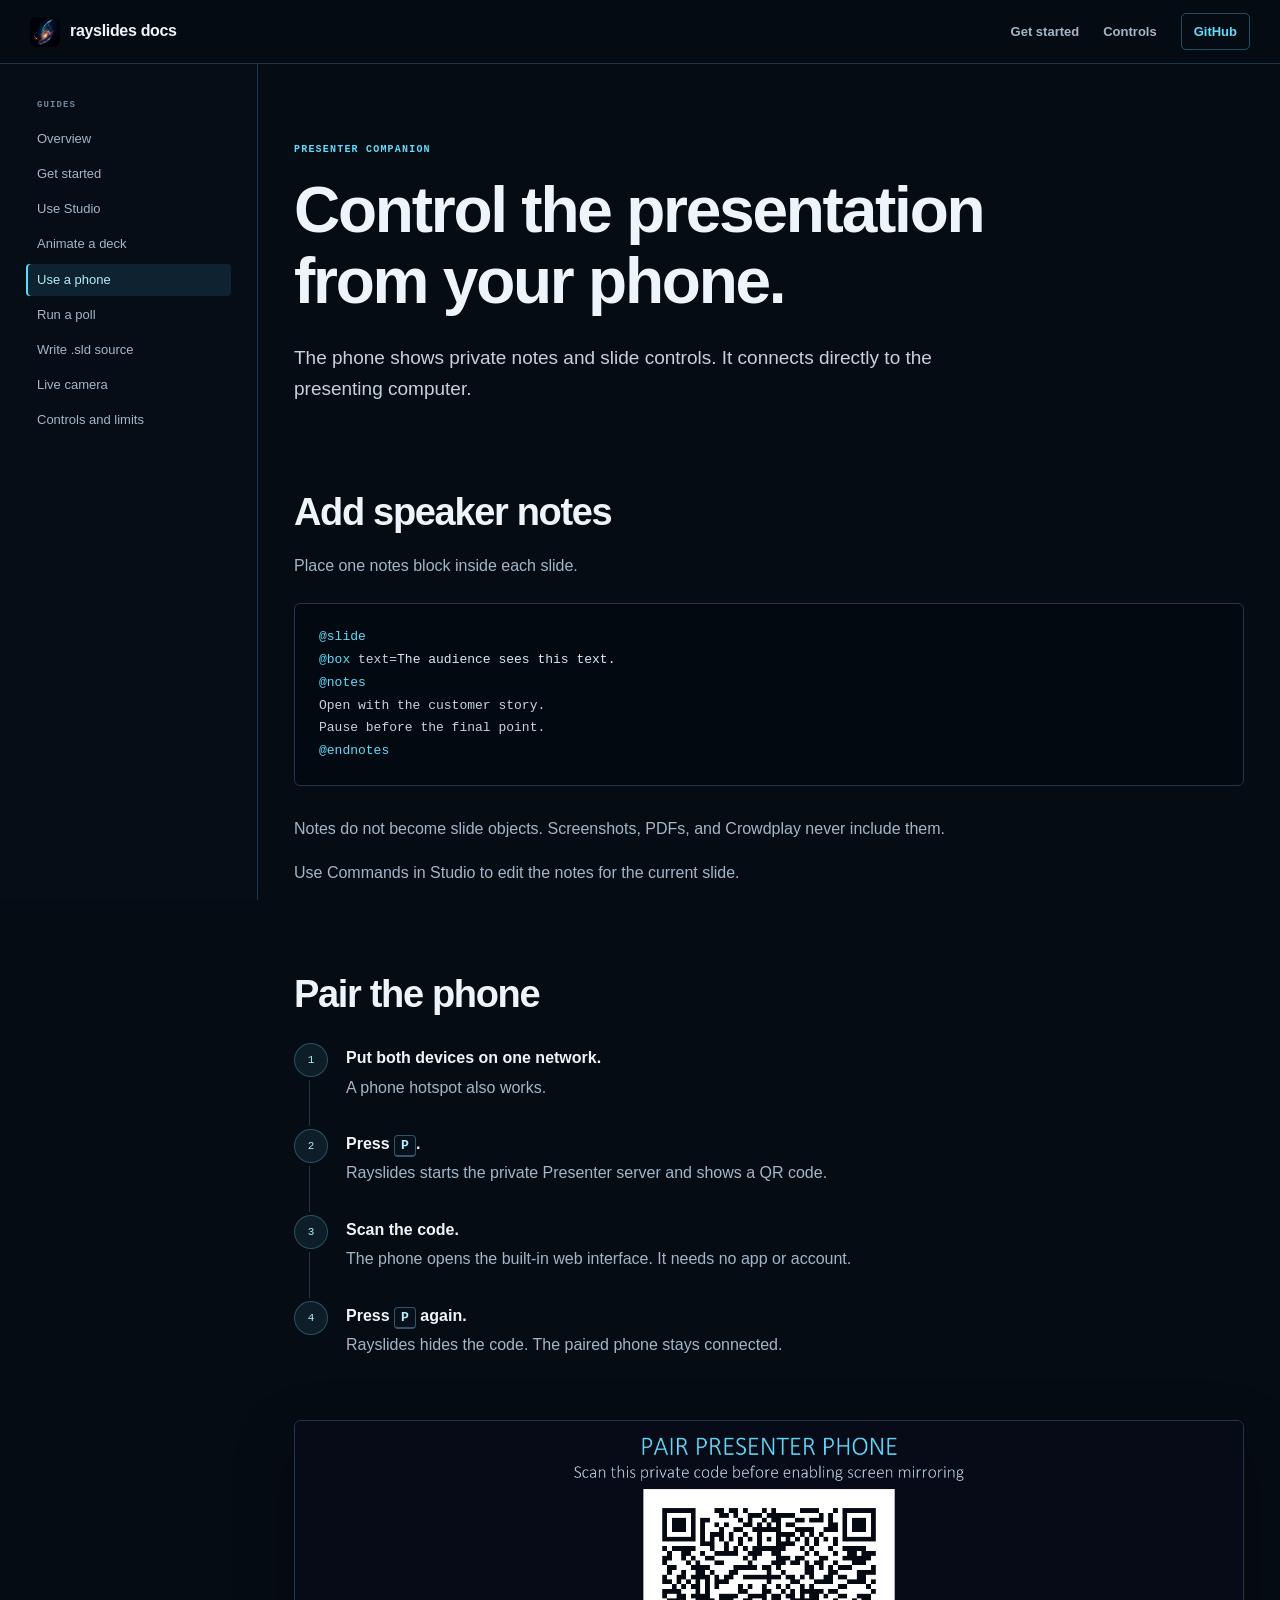
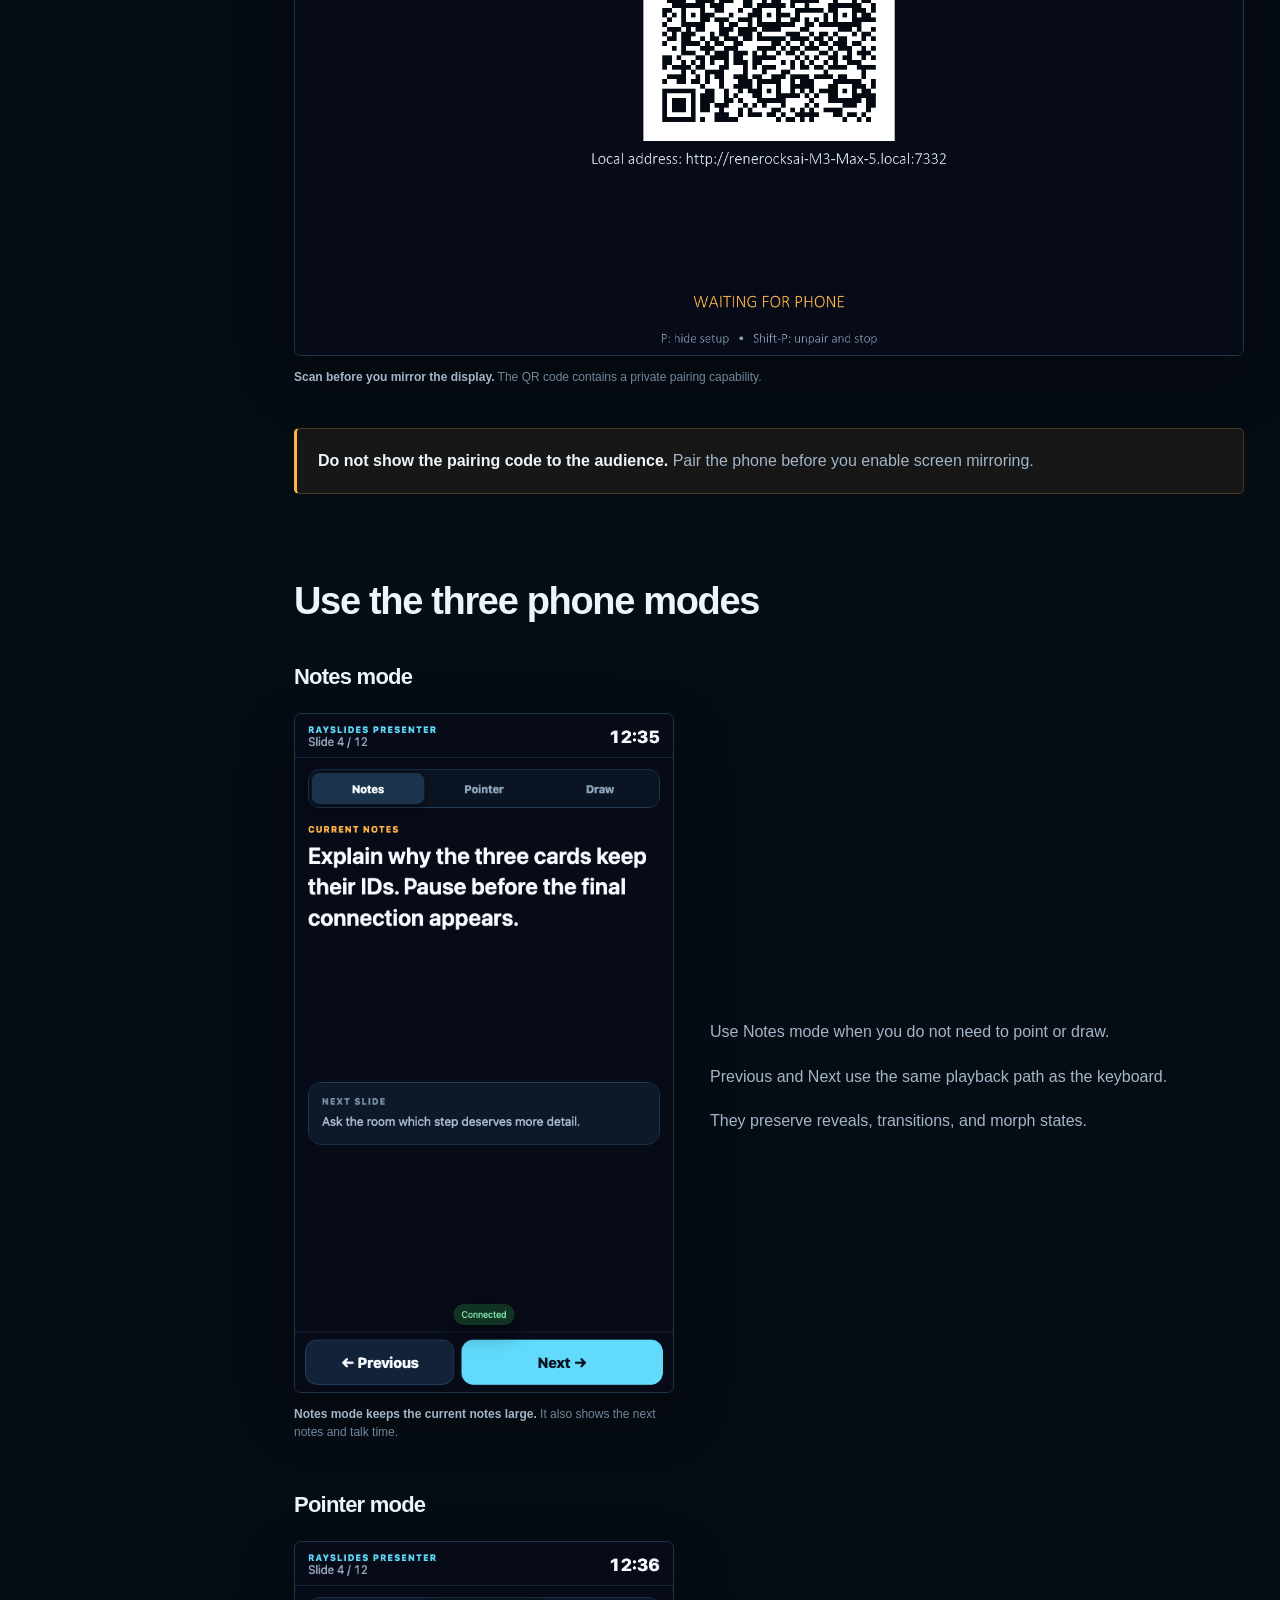
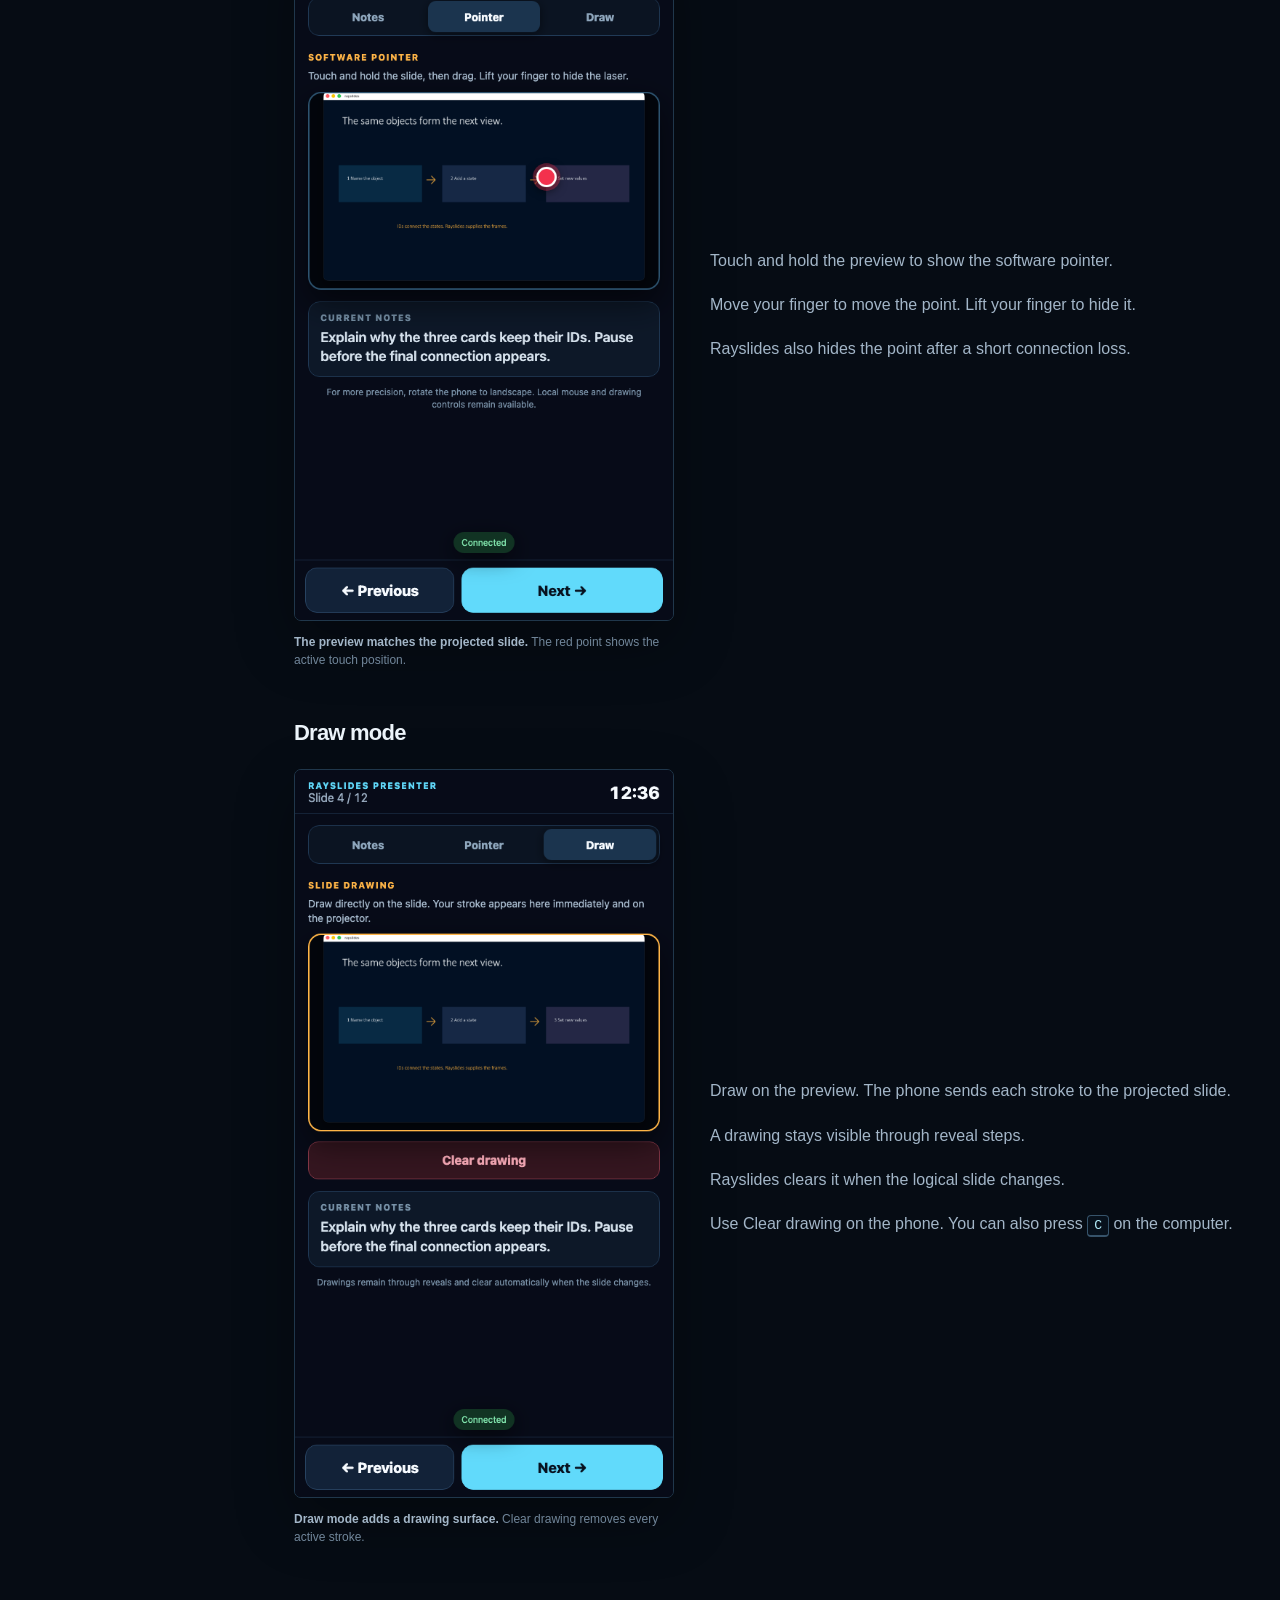
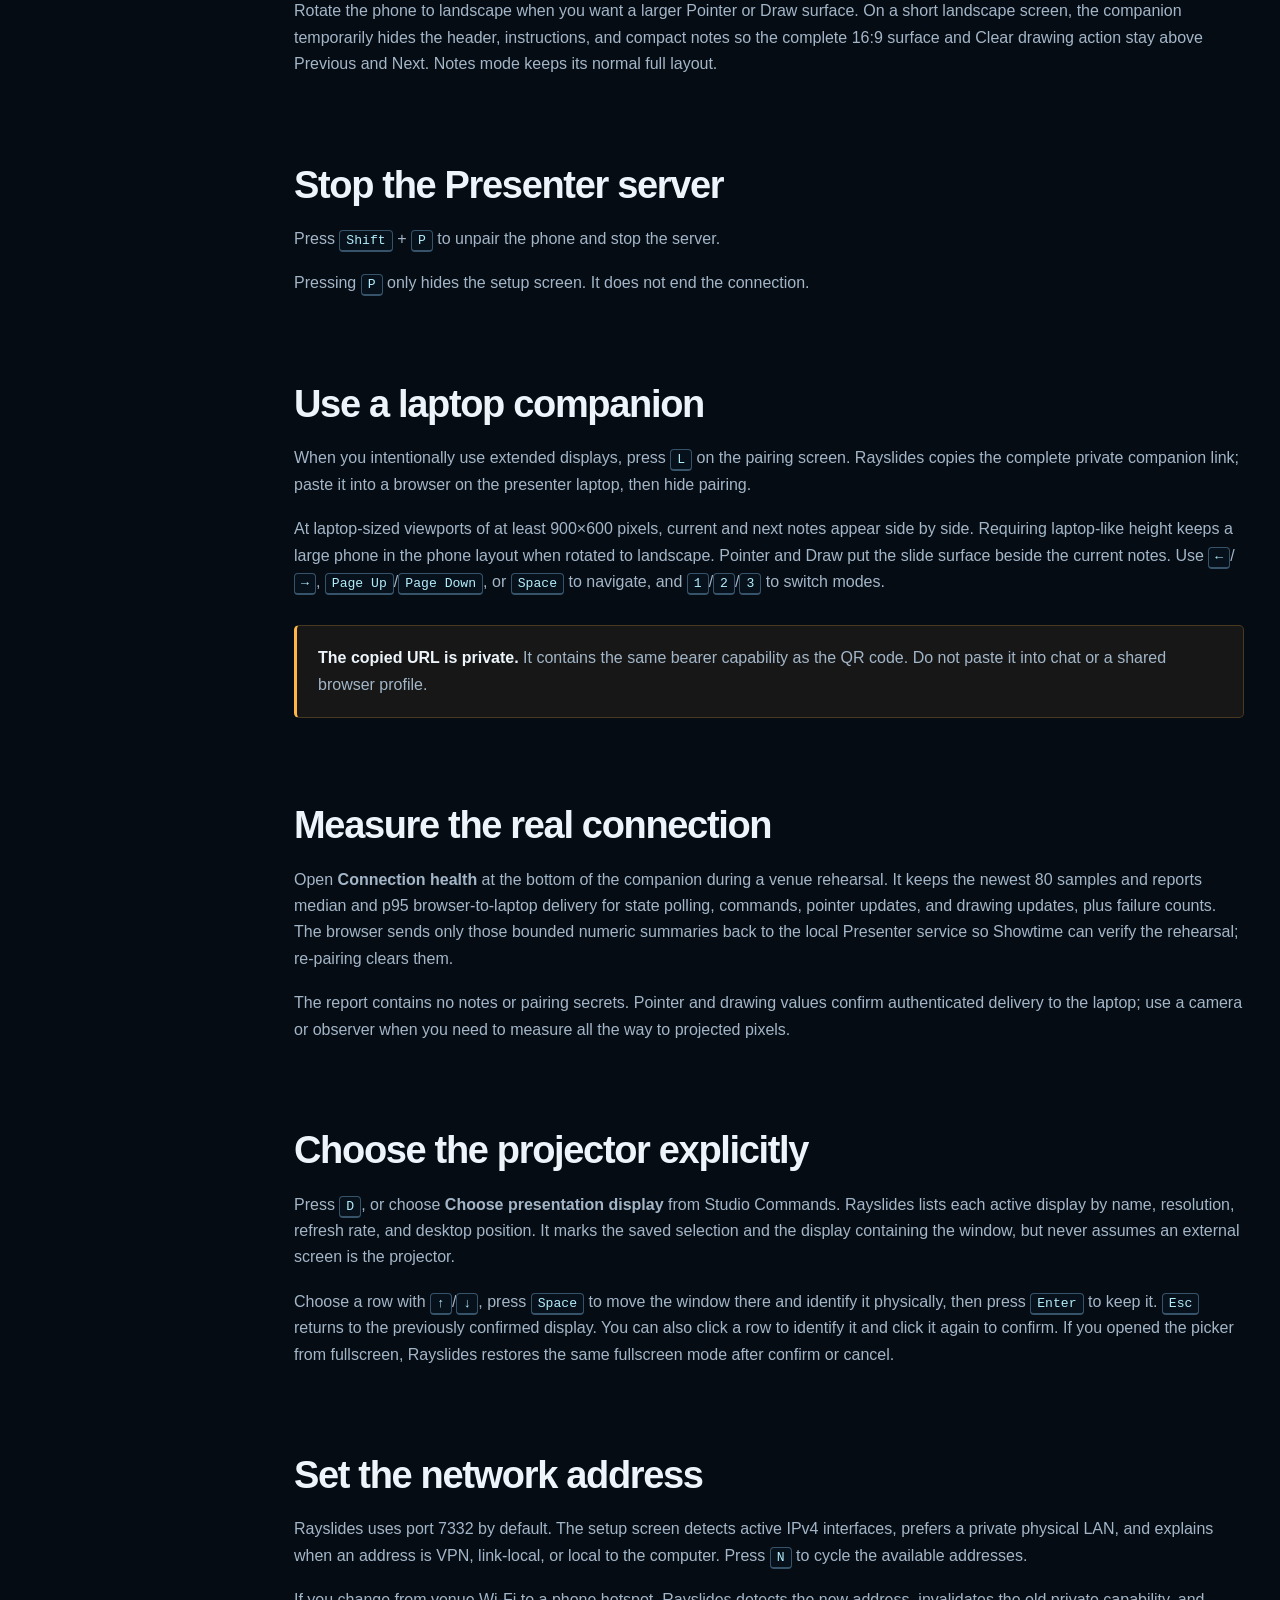
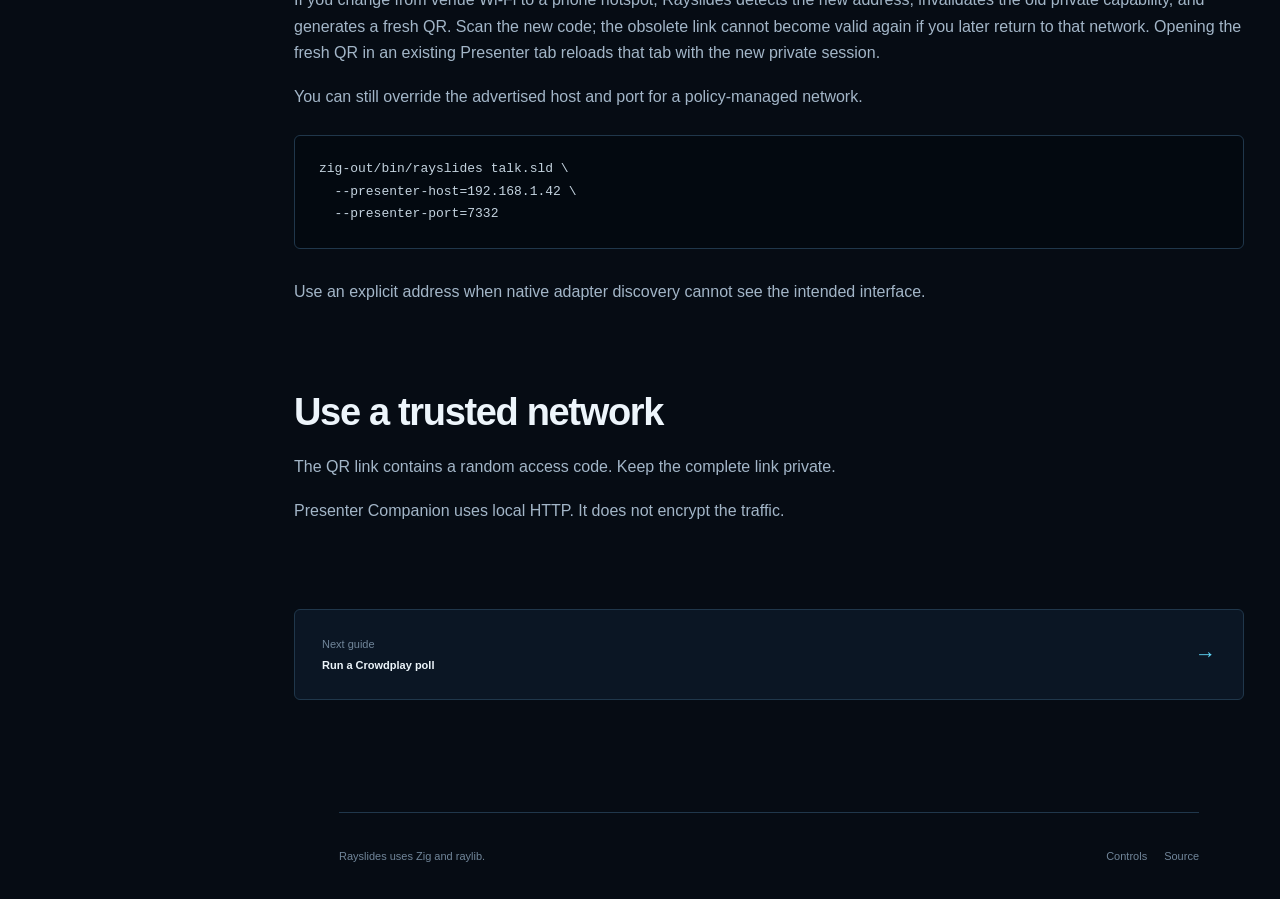
<file: docs/presenter.html>
<!DOCTYPE html>
<html lang="en">
  <head>
    <meta charset="utf-8">
    <meta name="viewport" content="width=device-width, initial-scale=1">
    <meta name="theme-color" content="#060c14">
    <meta name="description" content="Use Rayslides Presenter Companion for notes, navigation, pointing, and drawing.">
    <title>Use Presenter Companion — Rayslides</title>
    <link rel="stylesheet" href="styles.css">
    <link rel="icon" href="images/rayslides-app-icon.png" type="image/png">
    <script src="image-lightbox.js" defer></script>
  </head>
  <body>
    <a class="skip-link" href="#content">Skip to content</a>
    <header class="site-header">
      <a class="brand" href="index.html" aria-label="Rayslides documentation home"><img class="brand-mark" src="images/rayslides-app-icon.png" alt="" width="192" height="192"><span>rayslides docs</span></a>
      <nav class="header-links" aria-label="Header"><a href="getting-started.html">Get started</a><a href="reference.html">Controls</a><a class="github-link" href="https://github.com/technologylab-ai/rayslides">GitHub</a></nav>
    </header>
    <div class="docs-shell">
      <aside class="docs-sidebar" aria-label="Documentation">
        <p class="sidebar-label">Guides</p>
        <nav aria-label="Guide pages">
          <a href="index.html">Overview</a><a href="getting-started.html">Get started</a>
          <a href="studio.html">Use Studio</a><a href="motion.html">Animate a deck</a>
          <a href="presenter.html" aria-current="page">Use a phone</a><a href="crowdplay.html">Run a poll</a>
          <a href="format.html">Write .sld source</a><a href="format.html#live-camera">Live camera</a><a href="reference.html">Controls and limits</a>
        </nav>
      </aside>
      <div class="docs-main">
        <main class="content content-wide" id="content">
          <p class="page-kicker">Presenter Companion</p>
          <h1>Control the presentation from your phone.</h1>
          <p class="lead">The phone shows private notes and slide controls. It connects directly to the presenting computer.</p>

          <h2>Add speaker notes</h2>
          <p>Place one notes block inside each slide.</p>
          <pre><code><span class="code-key">@slide</span>
<span class="code-key">@box</span> text=<span class="code-string">The audience sees this text.</span>
<span class="code-key">@notes</span>
Open with the customer story.
Pause before the final point.
<span class="code-key">@endnotes</span></code></pre>
          <p>Notes do not become slide objects. Screenshots, PDFs, and Crowdplay never include them.</p>
          <p>Use Commands in Studio to edit the notes for the current slide.</p>

          <h2>Pair the phone</h2>
          <ol class="steps">
            <li><strong>Put both devices on one network.</strong><p>A phone hotspot also works.</p></li>
            <li><strong>Press <kbd>P</kbd>.</strong><p>Rayslides starts the private Presenter server and shows a QR code.</p></li>
            <li><strong>Scan the code.</strong><p>The phone opens the built-in web interface. It needs no app or account.</p></li>
            <li><strong>Press <kbd>P</kbd> again.</strong><p>Rayslides hides the code. The paired phone stays connected.</p></li>
          </ol>
          <figure class="shot">
            <img src="images/presenter-pairing.png" alt="Presenter Companion pairing screen with a QR code" width="1600" height="900" loading="lazy">
            <figcaption><strong>Scan before you mirror the display.</strong> The QR code contains a private pairing capability.</figcaption>
          </figure>
          <div class="callout callout-warning"><p><strong>Do not show the pairing code to the audience.</strong> Pair the phone before you enable screen mirroring.</p></div>

          <h2>Use the three phone modes</h2>
          <h3>Notes mode</h3>
          <div class="phone-mode-guide">
            <figure class="shot phone-capture">
              <img src="images/presenter-notes-phone.png" alt="Presenter Companion Notes mode on a phone" width="520" height="932" loading="lazy">
              <figcaption><strong>Notes mode keeps the current notes large.</strong> It also shows the next notes and talk time.</figcaption>
            </figure>
            <div>
              <p>Use Notes mode when you do not need to point or draw.</p>
              <p>Previous and Next use the same playback path as the keyboard.</p>
              <p>They preserve reveals, transitions, and morph states.</p>
            </div>
          </div>

          <h3>Pointer mode</h3>
          <div class="phone-mode-guide">
            <figure class="shot phone-capture">
              <img src="images/presenter-pointer-phone.png" alt="Presenter Companion Pointer mode with a pointer on the slide preview" width="520" height="932" loading="lazy">
              <figcaption><strong>The preview matches the projected slide.</strong> The red point shows the active touch position.</figcaption>
            </figure>
            <div>
              <p>Touch and hold the preview to show the software pointer.</p>
              <p>Move your finger to move the point. Lift your finger to hide it.</p>
              <p>Rayslides also hides the point after a short connection loss.</p>
            </div>
          </div>

          <h3>Draw mode</h3>
          <div class="phone-mode-guide">
            <figure class="shot phone-capture">
              <img src="images/presenter-draw-phone.png" alt="Presenter Companion Draw mode with slide preview and Clear drawing button" width="520" height="1000" loading="lazy">
              <figcaption><strong>Draw mode adds a drawing surface.</strong> Clear drawing removes every active stroke.</figcaption>
            </figure>
            <div>
              <p>Draw on the preview. The phone sends each stroke to the projected slide.</p>
              <p>A drawing stays visible through reveal steps.</p>
              <p>Rayslides clears it when the logical slide changes.</p>
              <p>Use Clear drawing on the phone. You can also press <kbd>C</kbd> on the computer.</p>
            </div>
          </div>

          <p>Rotate the phone to landscape when you want a larger Pointer or Draw surface. On a short landscape screen, the companion temporarily hides the header, instructions, and compact notes so the complete 16:9 surface and Clear drawing action stay above Previous and Next. Notes mode keeps its normal full layout.</p>

          <h2>Stop the Presenter server</h2>
          <p>Press <kbd>Shift</kbd> + <kbd>P</kbd> to unpair the phone and stop the server.</p>
          <p>Pressing <kbd>P</kbd> only hides the setup screen. It does not end the connection.</p>

          <h2>Use a laptop companion</h2>
          <p>When you intentionally use extended displays, press <kbd>L</kbd> on the pairing screen. Rayslides copies the complete private companion link; paste it into a browser on the presenter laptop, then hide pairing.</p>
          <p>At laptop-sized viewports of at least 900×600 pixels, current and next notes appear side by side. Requiring laptop-like height keeps a large phone in the phone layout when rotated to landscape. Pointer and Draw put the slide surface beside the current notes. Use <kbd>←</kbd>/<kbd>→</kbd>, <kbd>Page Up</kbd>/<kbd>Page Down</kbd>, or <kbd>Space</kbd> to navigate, and <kbd>1</kbd>/<kbd>2</kbd>/<kbd>3</kbd> to switch modes.</p>
          <div class="callout callout-warning"><p><strong>The copied URL is private.</strong> It contains the same bearer capability as the QR code. Do not paste it into chat or a shared browser profile.</p></div>

          <h2>Measure the real connection</h2>
          <p>Open <strong>Connection health</strong> at the bottom of the companion during a venue rehearsal. It keeps the newest 80 samples and reports median and p95 browser-to-laptop delivery for state polling, commands, pointer updates, and drawing updates, plus failure counts. The browser sends only those bounded numeric summaries back to the local Presenter service so Showtime can verify the rehearsal; re-pairing clears them.</p>
          <p>The report contains no notes or pairing secrets. Pointer and drawing values confirm authenticated delivery to the laptop; use a camera or observer when you need to measure all the way to projected pixels.</p>

          <h2>Choose the projector explicitly</h2>
          <p>Press <kbd>D</kbd>, or choose <strong>Choose presentation display</strong> from Studio Commands. Rayslides lists each active display by name, resolution, refresh rate, and desktop position. It marks the saved selection and the display containing the window, but never assumes an external screen is the projector.</p>
          <p>Choose a row with <kbd>↑</kbd>/<kbd>↓</kbd>, press <kbd>Space</kbd> to move the window there and identify it physically, then press <kbd>Enter</kbd> to keep it. <kbd>Esc</kbd> returns to the previously confirmed display. You can also click a row to identify it and click it again to confirm. If you opened the picker from fullscreen, Rayslides restores the same fullscreen mode after confirm or cancel.</p>

          <h2>Set the network address</h2>
          <p>Rayslides uses port 7332 by default. The setup screen detects active IPv4 interfaces, prefers a private physical LAN, and explains when an address is VPN, link-local, or local to the computer. Press <kbd>N</kbd> to cycle the available addresses.</p>
          <p>If you change from venue Wi-Fi to a phone hotspot, Rayslides detects the new address, invalidates the old private capability, and generates a fresh QR. Scan the new code; the obsolete link cannot become valid again if you later return to that network. Opening the fresh QR in an existing Presenter tab reloads that tab with the new private session.</p>
          <p>You can still override the advertised host and port for a policy-managed network.</p>
          <pre><code>zig-out/bin/rayslides talk.sld \
  --presenter-host=192.168.1.42 \
  --presenter-port=7332</code></pre>
          <p>Use an explicit address when native adapter discovery cannot see the intended interface.</p>

          <h2>Use a trusted network</h2>
          <p>The QR link contains a random access code. Keep the complete link private.</p>
          <p>Presenter Companion uses local HTTP. It does not encrypt the traffic.</p>

          <a class="next-guide" href="crowdplay.html"><span><span>Next guide</span><strong>Run a Crowdplay poll</strong></span><b aria-hidden="true">→</b></a>
        </main>
        <footer class="site-footer"><span>Rayslides uses Zig and raylib.</span><nav aria-label="Footer"><a href="reference.html">Controls</a><a href="https://github.com/technologylab-ai/rayslides">Source</a></nav></footer>
      </div>
    </div>
  </body>
</html>
</file>
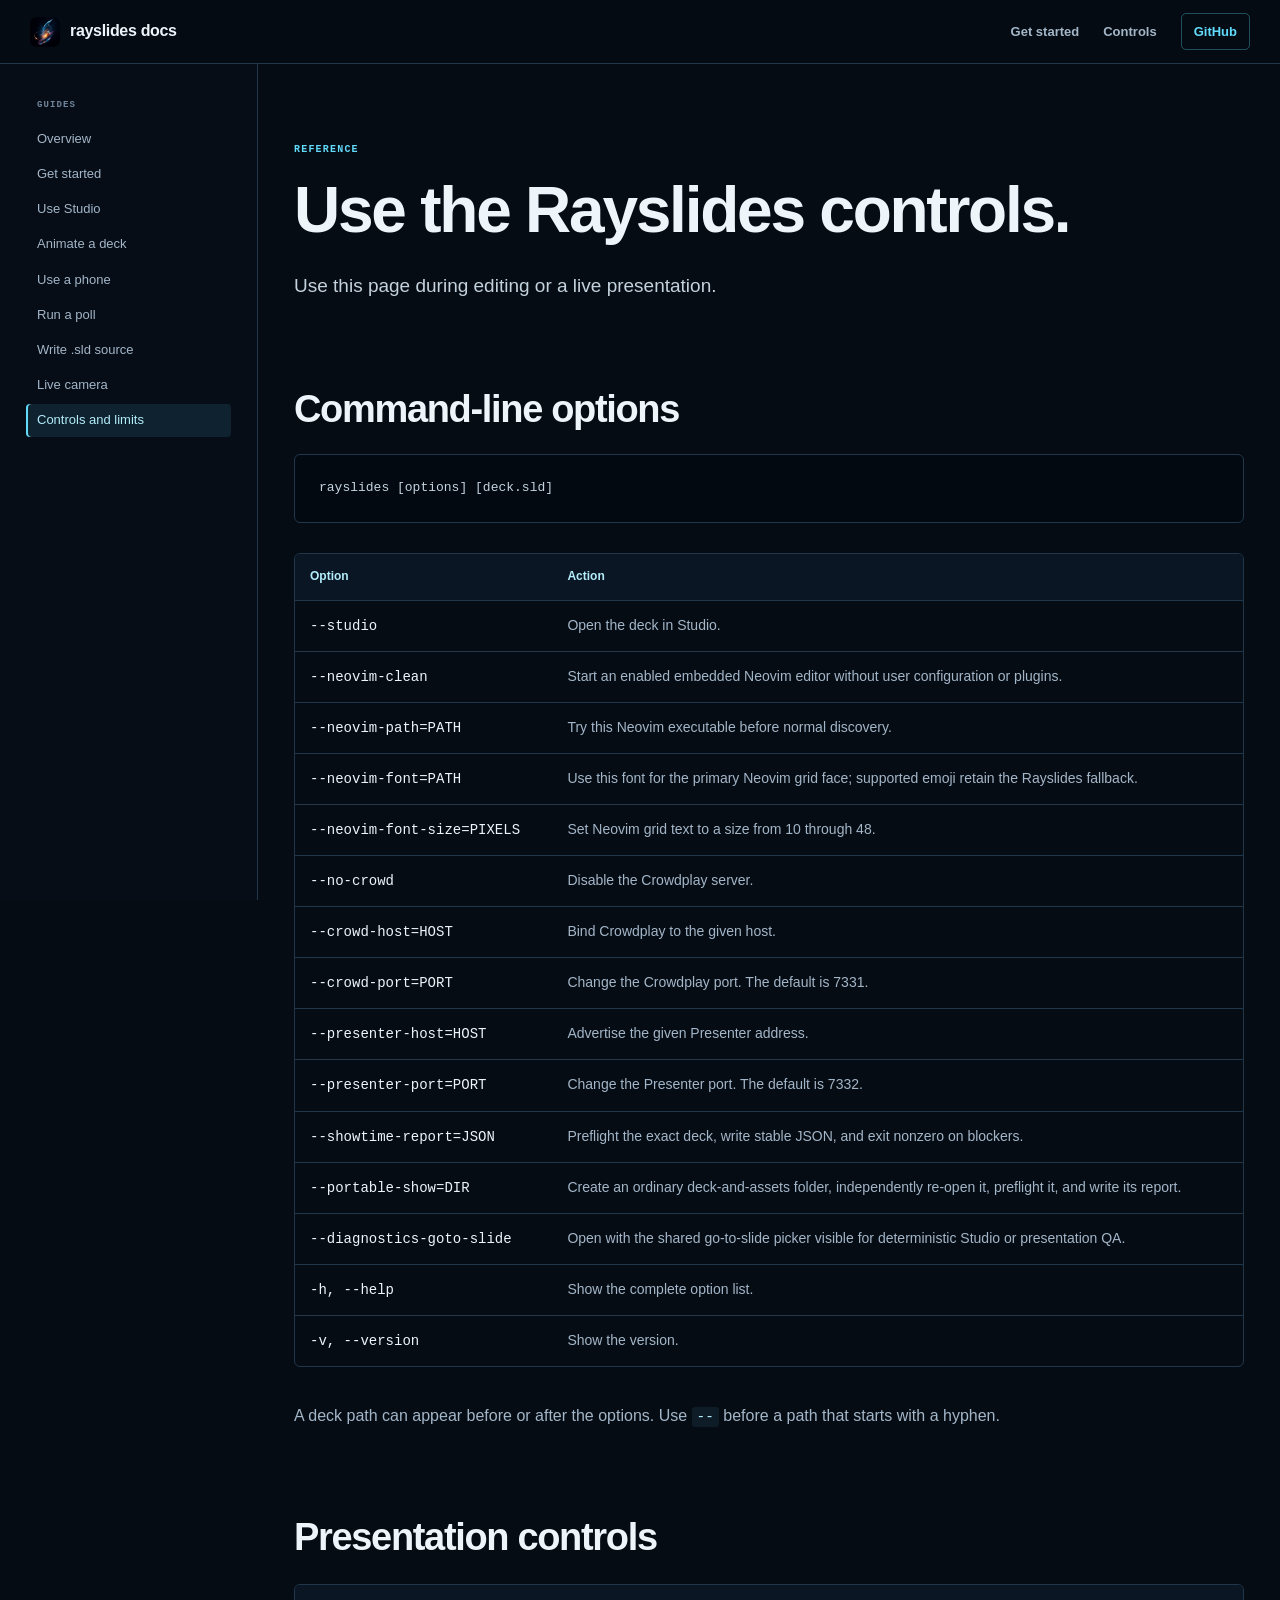
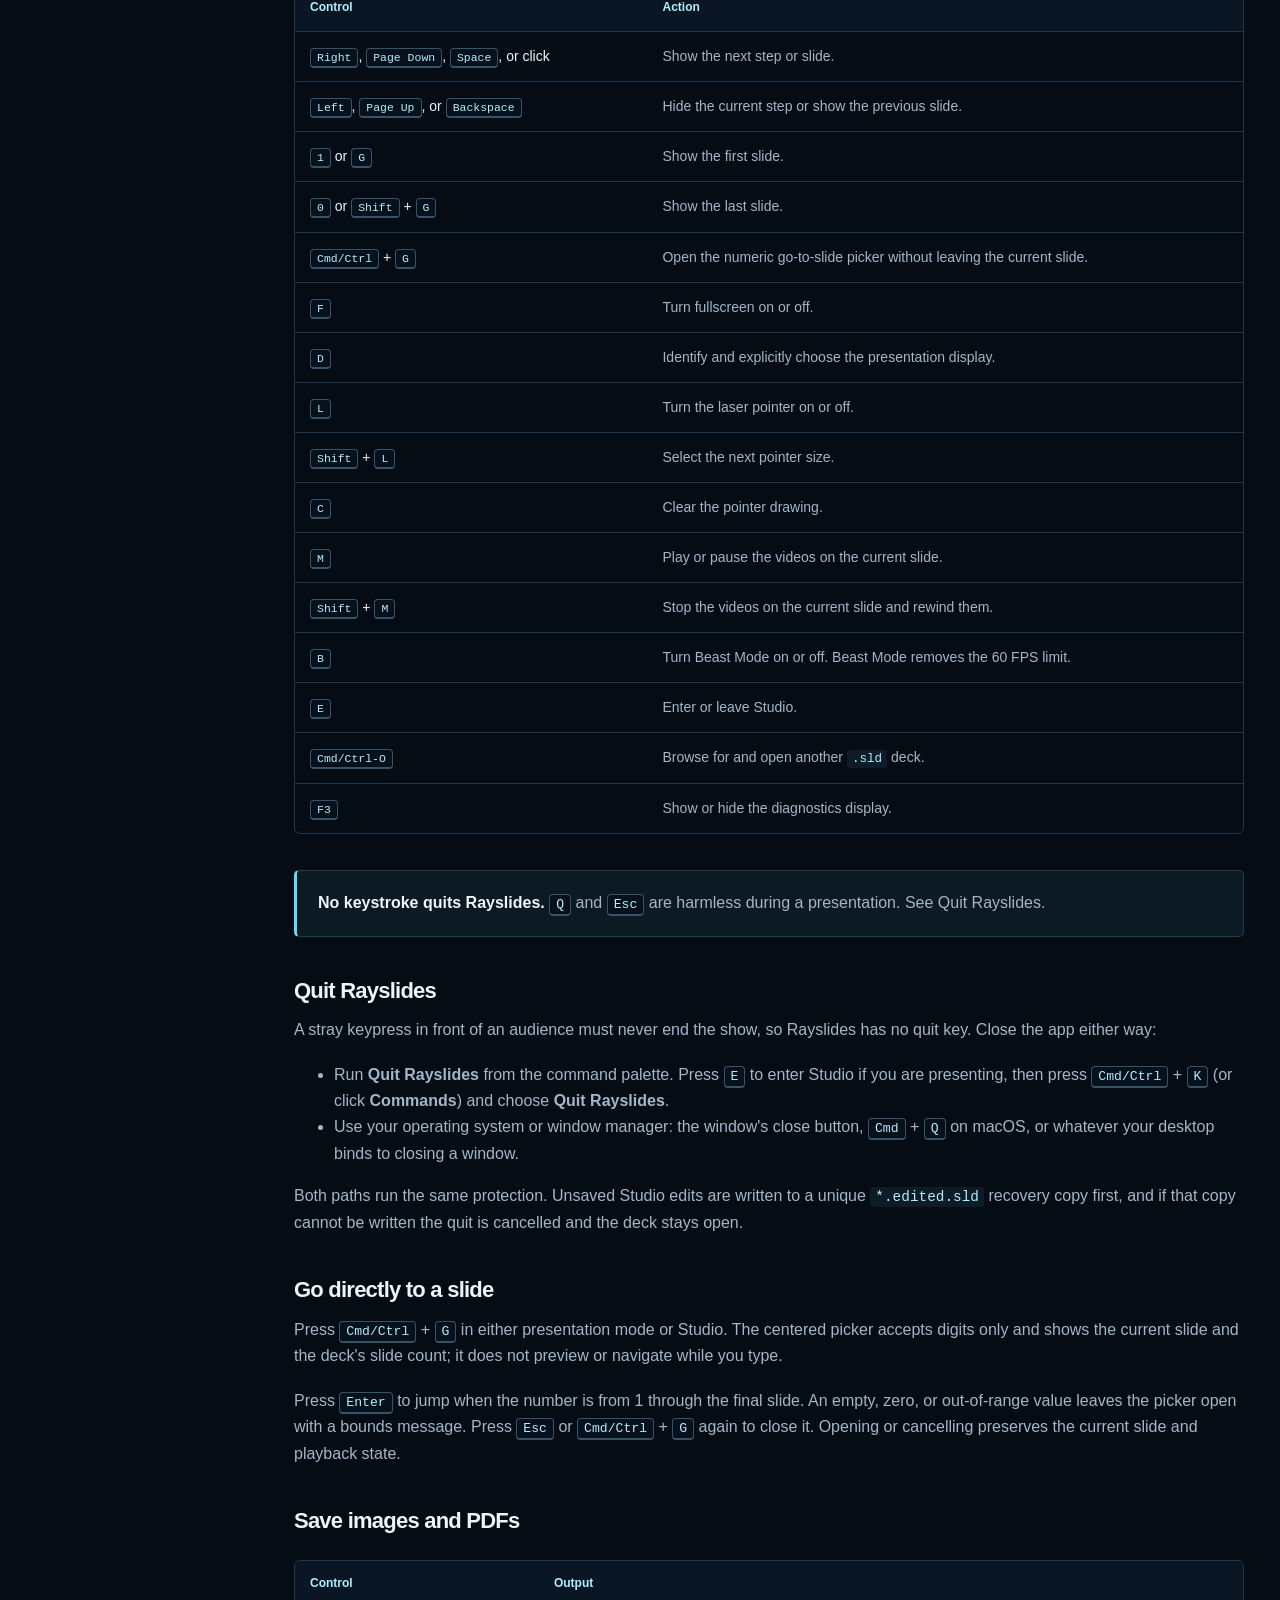
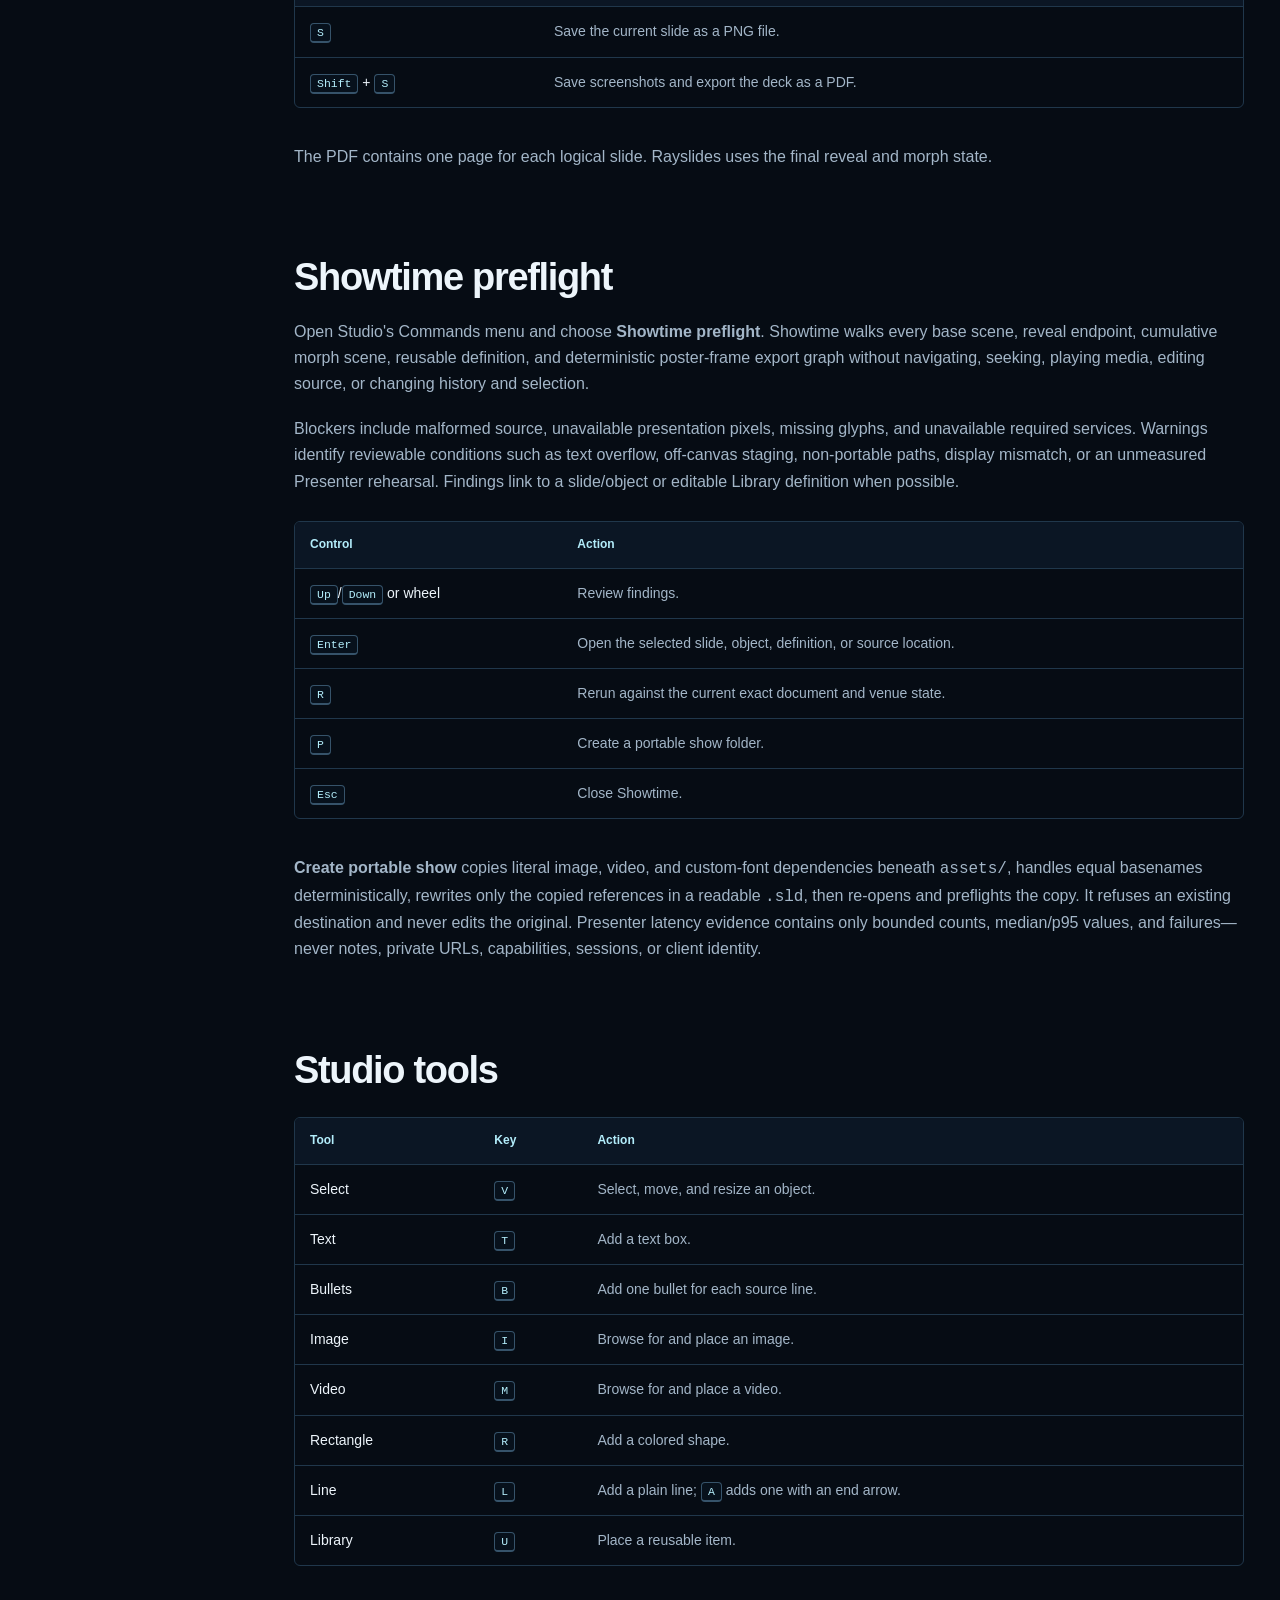
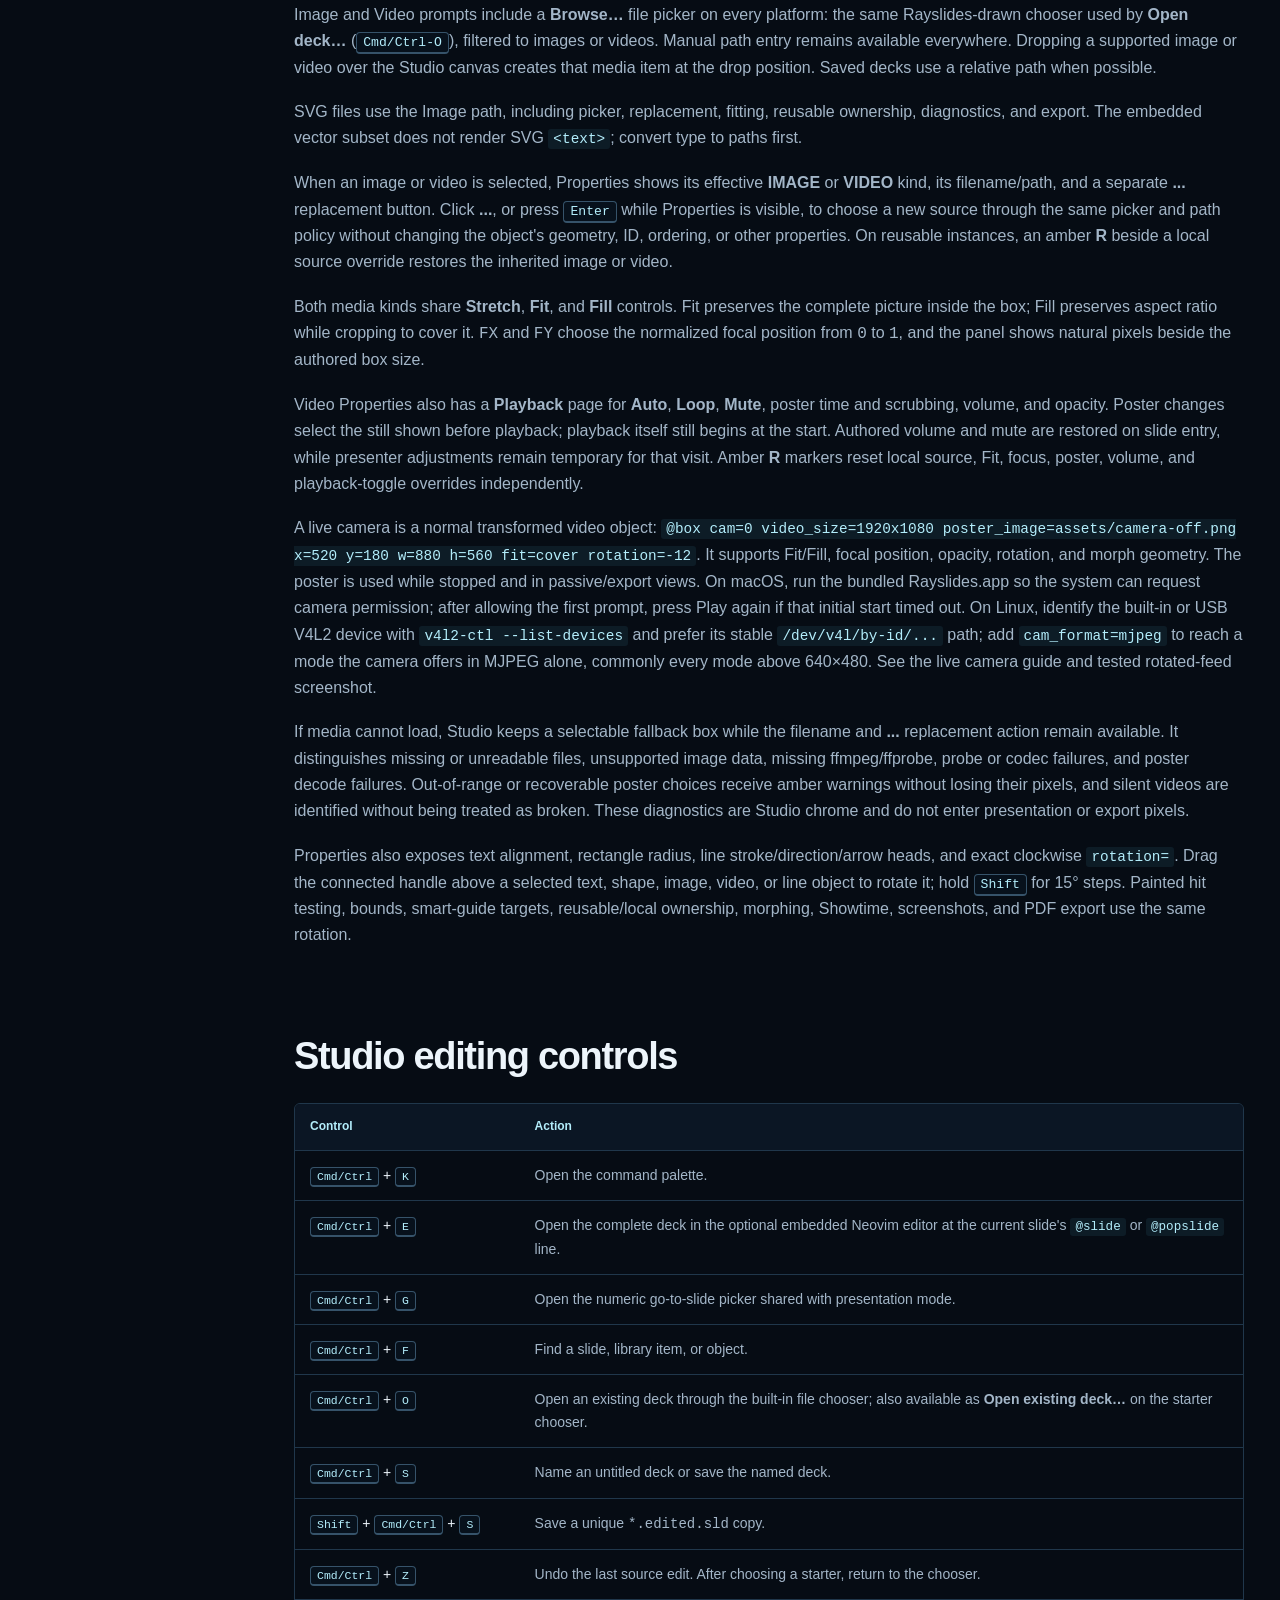
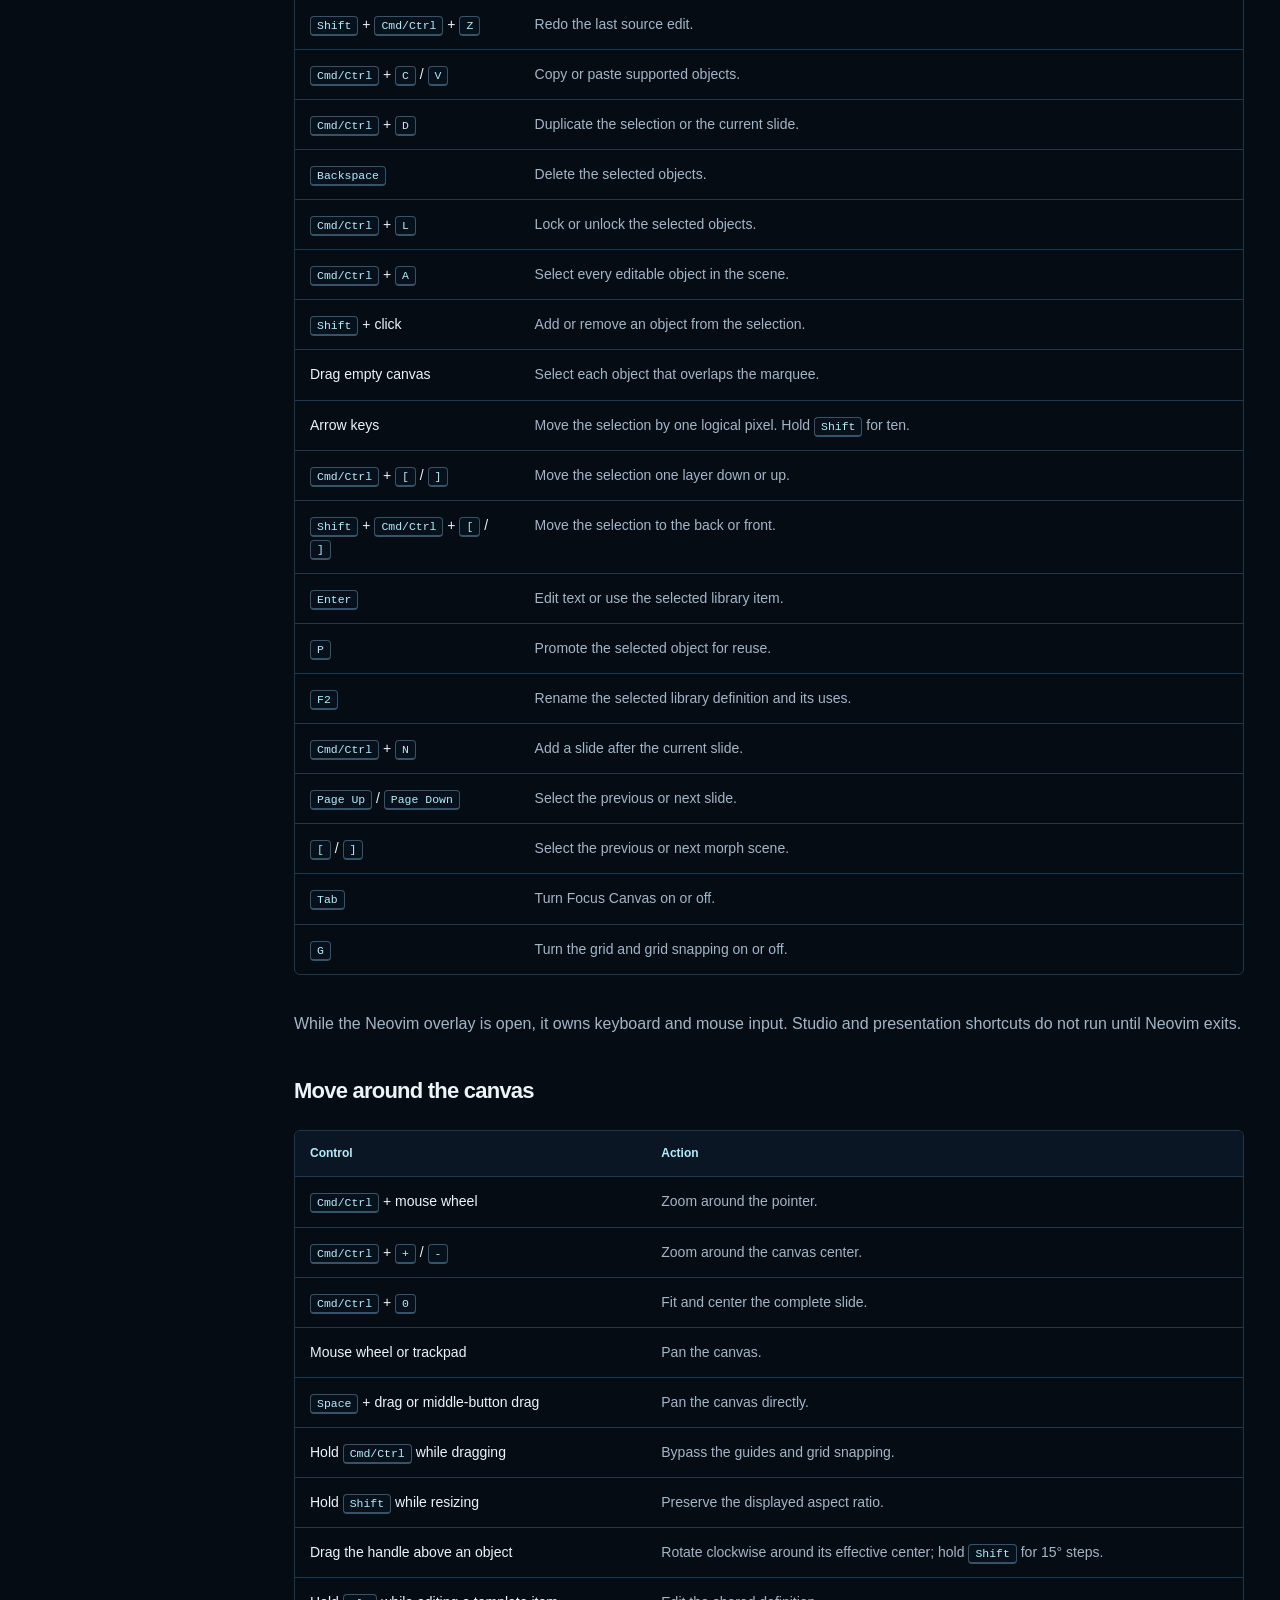
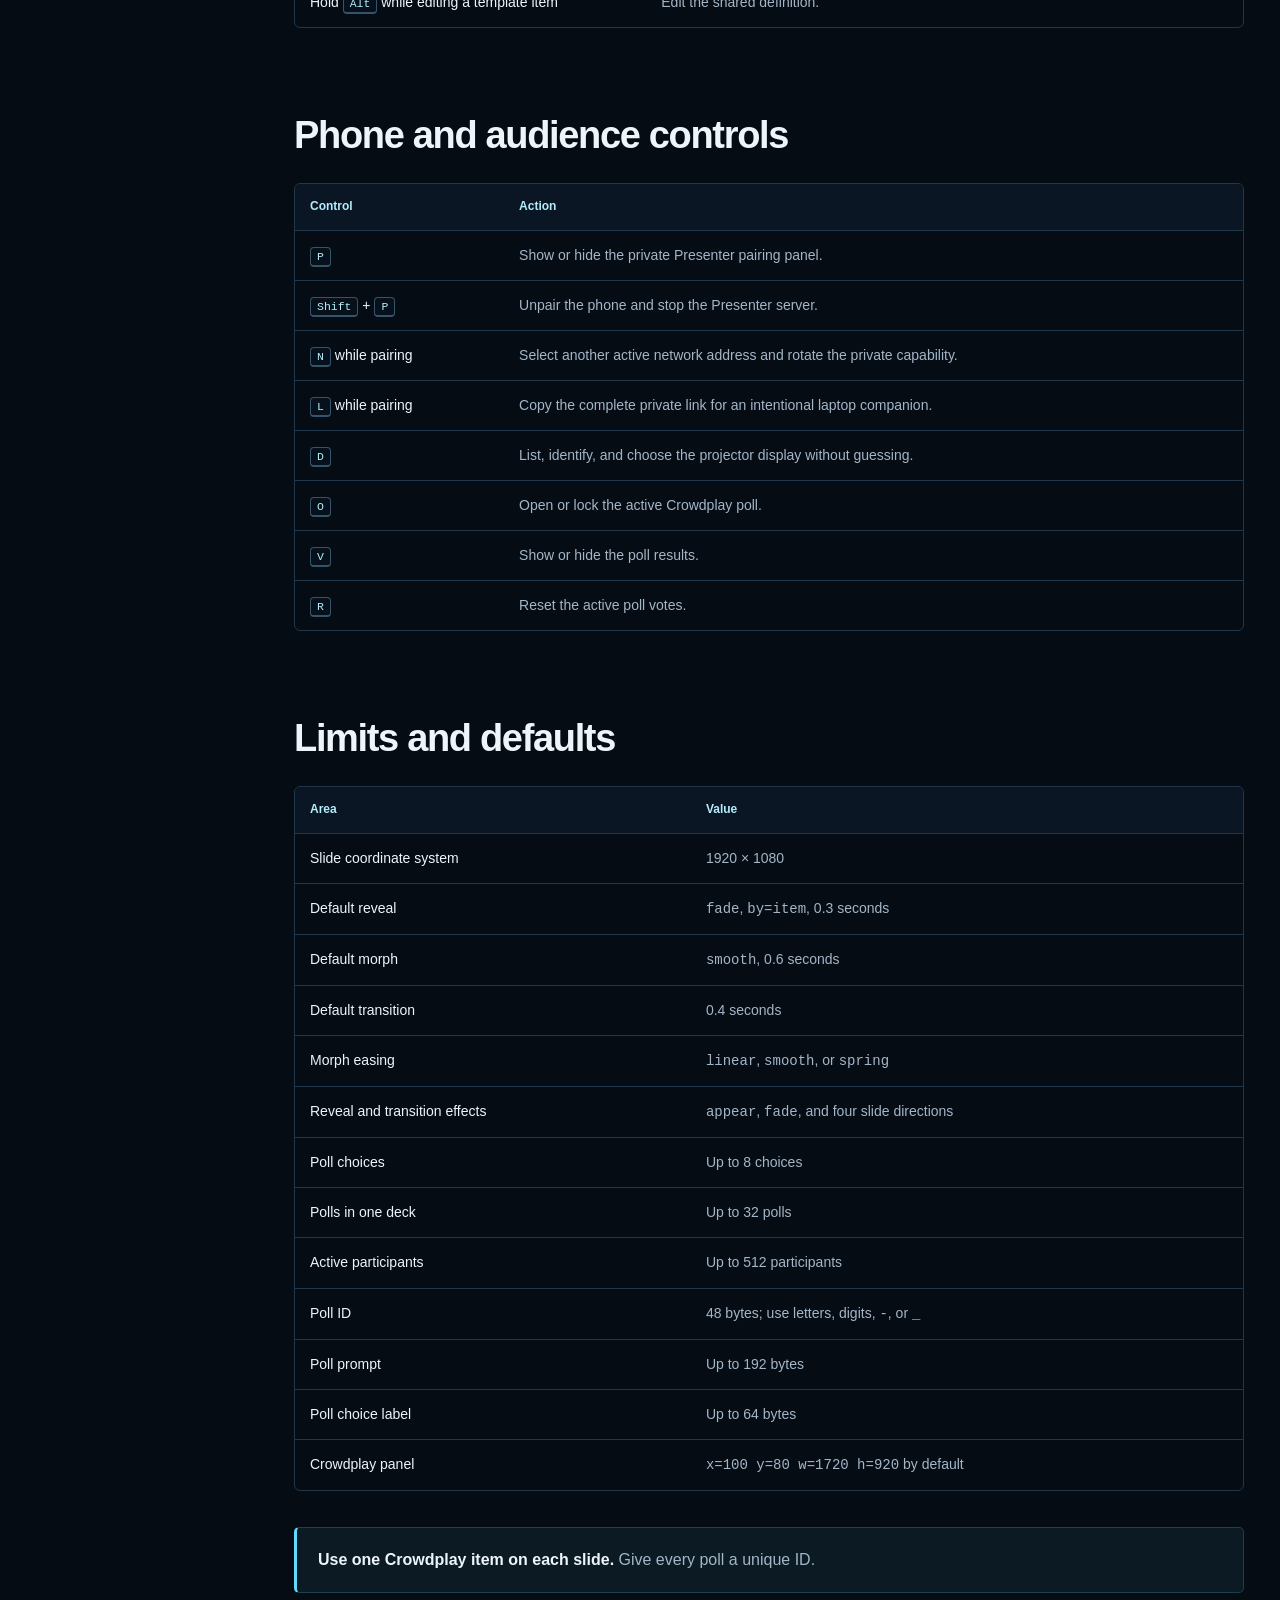
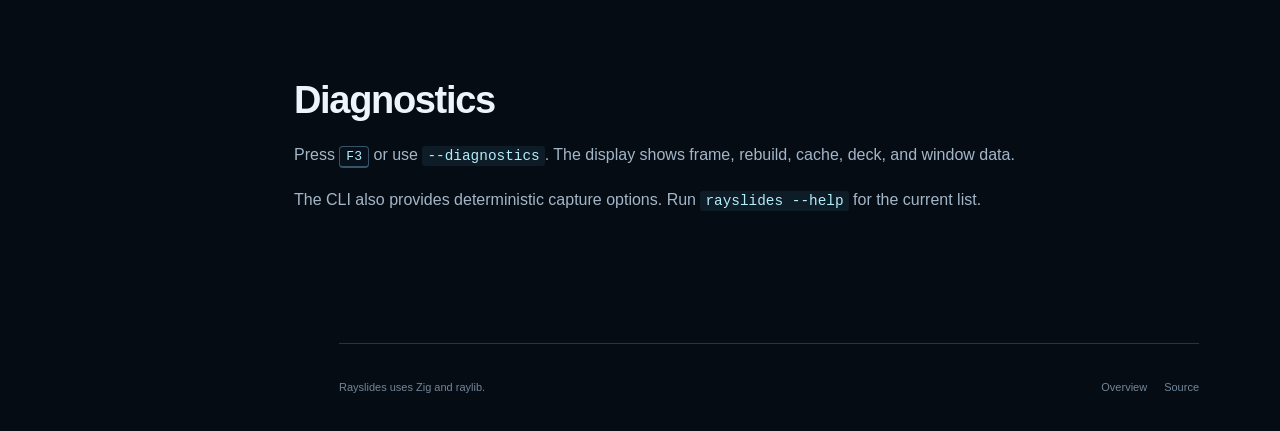
<file: docs/reference.html>
<!DOCTYPE html>
<html lang="en">
  <head>
    <meta charset="utf-8">
    <meta name="viewport" content="width=device-width, initial-scale=1">
    <meta name="theme-color" content="#060c14">
    <meta name="description" content="Find Rayslides command-line options, keyboard controls, and format limits.">
    <title>Controls and limits — Rayslides</title>
    <link rel="stylesheet" href="styles.css">
    <link rel="icon" href="images/rayslides-app-icon.png" type="image/png">
    <script src="image-lightbox.js" defer></script>
  </head>
  <body>
    <a class="skip-link" href="#content">Skip to content</a>
    <header class="site-header">
      <a class="brand" href="index.html" aria-label="Rayslides documentation home"><img class="brand-mark" src="images/rayslides-app-icon.png" alt="" width="192" height="192"><span>rayslides docs</span></a>
      <nav class="header-links" aria-label="Header"><a href="getting-started.html">Get started</a><a href="reference.html">Controls</a><a class="github-link" href="https://github.com/technologylab-ai/rayslides">GitHub</a></nav>
    </header>
    <div class="docs-shell">
      <aside class="docs-sidebar" aria-label="Documentation">
        <p class="sidebar-label">Guides</p>
        <nav aria-label="Guide pages">
          <a href="index.html">Overview</a><a href="getting-started.html">Get started</a>
          <a href="studio.html">Use Studio</a><a href="motion.html">Animate a deck</a>
          <a href="presenter.html">Use a phone</a><a href="crowdplay.html">Run a poll</a>
          <a href="format.html">Write .sld source</a><a href="format.html#live-camera">Live camera</a><a href="reference.html" aria-current="page">Controls and limits</a>
        </nav>
      </aside>
      <div class="docs-main">
        <main class="content content-wide" id="content">
          <p class="page-kicker">Reference</p>
          <h1>Use the Rayslides controls.</h1>
          <p class="lead">Use this page during editing or a live presentation.</p>

          <h2>Command-line options</h2>
          <pre><code>rayslides [options] [deck.sld]</code></pre>
          <div class="table-wrap">
            <table>
              <thead><tr><th>Option</th><th>Action</th></tr></thead>
              <tbody>
                <tr><td><code>--studio</code></td><td>Open the deck in Studio.</td></tr>
                <tr><td><code>--neovim-clean</code></td><td>Start an enabled embedded Neovim editor without user configuration or plugins.</td></tr>
                <tr><td><code>--neovim-path=PATH</code></td><td>Try this Neovim executable before normal discovery.</td></tr>
                <tr><td><code>--neovim-font=PATH</code></td><td>Use this font for the primary Neovim grid face; supported emoji retain the Rayslides fallback.</td></tr>
                <tr><td><code>--neovim-font-size=PIXELS</code></td><td>Set Neovim grid text to a size from 10 through 48.</td></tr>
                <tr><td><code>--no-crowd</code></td><td>Disable the Crowdplay server.</td></tr>
                <tr><td><code>--crowd-host=HOST</code></td><td>Bind Crowdplay to the given host.</td></tr>
                <tr><td><code>--crowd-port=PORT</code></td><td>Change the Crowdplay port. The default is 7331.</td></tr>
                <tr><td><code>--presenter-host=HOST</code></td><td>Advertise the given Presenter address.</td></tr>
                <tr><td><code>--presenter-port=PORT</code></td><td>Change the Presenter port. The default is 7332.</td></tr>
                <tr><td><code>--showtime-report=JSON</code></td><td>Preflight the exact deck, write stable JSON, and exit nonzero on blockers.</td></tr>
                <tr><td><code>--portable-show=DIR</code></td><td>Create an ordinary deck-and-assets folder, independently re-open it, preflight it, and write its report.</td></tr>
                <tr><td><code>--diagnostics-goto-slide</code></td><td>Open with the shared go-to-slide picker visible for deterministic Studio or presentation QA.</td></tr>
                <tr><td><code>-h, --help</code></td><td>Show the complete option list.</td></tr>
                <tr><td><code>-v, --version</code></td><td>Show the version.</td></tr>
              </tbody>
            </table>
          </div>
          <p>A deck path can appear before or after the options. Use <code class="inline-code">--</code> before a path that starts with a hyphen.</p>

          <h2>Presentation controls</h2>
          <div class="table-wrap">
            <table>
              <thead><tr><th>Control</th><th>Action</th></tr></thead>
              <tbody>
                <tr><td><kbd>Right</kbd>, <kbd>Page Down</kbd>, <kbd>Space</kbd>, or click</td><td>Show the next step or slide.</td></tr>
                <tr><td><kbd>Left</kbd>, <kbd>Page Up</kbd>, or <kbd>Backspace</kbd></td><td>Hide the current step or show the previous slide.</td></tr>
                <tr><td><kbd>1</kbd> or <kbd>G</kbd></td><td>Show the first slide.</td></tr>
                <tr><td><kbd>0</kbd> or <kbd>Shift</kbd> + <kbd>G</kbd></td><td>Show the last slide.</td></tr>
                <tr><td><kbd>Cmd/Ctrl</kbd> + <kbd>G</kbd></td><td>Open the numeric go-to-slide picker without leaving the current slide.</td></tr>
                <tr><td><kbd>F</kbd></td><td>Turn fullscreen on or off.</td></tr>
                <tr><td><kbd>D</kbd></td><td>Identify and explicitly choose the presentation display.</td></tr>
                <tr><td><kbd>L</kbd></td><td>Turn the laser pointer on or off.</td></tr>
                <tr><td><kbd>Shift</kbd> + <kbd>L</kbd></td><td>Select the next pointer size.</td></tr>
                <tr><td><kbd>C</kbd></td><td>Clear the pointer drawing.</td></tr>
                <tr><td><kbd>M</kbd></td><td>Play or pause the videos on the current slide.</td></tr>
                <tr><td><kbd>Shift</kbd> + <kbd>M</kbd></td><td>Stop the videos on the current slide and rewind them.</td></tr>
                <tr><td><kbd>B</kbd></td><td>Turn Beast Mode on or off. Beast Mode removes the 60 FPS limit.</td></tr>
                <tr><td><kbd>E</kbd></td><td>Enter or leave Studio.</td></tr>
                <tr><td><kbd>Cmd/Ctrl-O</kbd></td><td>Browse for and open another <code class="inline-code">.sld</code> deck.</td></tr>
                <tr><td><kbd>F3</kbd></td><td>Show or hide the diagnostics display.</td></tr>
              </tbody>
            </table>
          </div>
          <div class="callout"><p><strong>No keystroke quits Rayslides.</strong> <kbd>Q</kbd> and <kbd>Esc</kbd> are harmless during a presentation. See <a href="#quitting">Quit Rayslides</a>.</p></div>

          <h3 id="quitting">Quit Rayslides</h3>
          <p>A stray keypress in front of an audience must never end the show, so Rayslides has no quit key. Close the app either way:</p>
          <ul>
            <li>Run <strong>Quit Rayslides</strong> from the command palette. Press <kbd>E</kbd> to enter Studio if you are presenting, then press <kbd>Cmd/Ctrl</kbd> + <kbd>K</kbd> (or click <strong>Commands</strong>) and choose <strong>Quit Rayslides</strong>.</li>
            <li>Use your operating system or window manager: the window's close button, <kbd>Cmd</kbd> + <kbd>Q</kbd> on macOS, or whatever your desktop binds to closing a window.</li>
          </ul>
          <p>Both paths run the same protection. Unsaved Studio edits are written to a unique <code class="inline-code">*.edited.sld</code> recovery copy first, and if that copy cannot be written the quit is cancelled and the deck stays open.</p>

          <h3 id="go-to-slide">Go directly to a slide</h3>
          <p>Press <kbd>Cmd/Ctrl</kbd> + <kbd>G</kbd> in either presentation mode or Studio. The centered picker accepts digits only and shows the current slide and the deck's slide count; it does not preview or navigate while you type.</p>
          <p>Press <kbd>Enter</kbd> to jump when the number is from 1 through the final slide. An empty, zero, or out-of-range value leaves the picker open with a bounds message. Press <kbd>Esc</kbd> or <kbd>Cmd/Ctrl</kbd> + <kbd>G</kbd> again to close it. Opening or cancelling preserves the current slide and playback state.</p>

          <h3>Save images and PDFs</h3>
          <div class="table-wrap">
            <table>
              <thead><tr><th>Control</th><th>Output</th></tr></thead>
              <tbody>
                <tr><td><kbd>S</kbd></td><td>Save the current slide as a PNG file.</td></tr>
                <tr><td><kbd>Shift</kbd> + <kbd>S</kbd></td><td>Save screenshots and export the deck as a PDF.</td></tr>
              </tbody>
            </table>
          </div>
          <p>The PDF contains one page for each logical slide. Rayslides uses the final reveal and morph state.</p>

          <h2>Showtime preflight</h2>
          <p>Open Studio's Commands menu and choose <strong>Showtime preflight</strong>. Showtime walks every base scene, reveal endpoint, cumulative morph scene, reusable definition, and deterministic poster-frame export graph without navigating, seeking, playing media, editing source, or changing history and selection.</p>
          <p>Blockers include malformed source, unavailable presentation pixels, missing glyphs, and unavailable required services. Warnings identify reviewable conditions such as text overflow, off-canvas staging, non-portable paths, display mismatch, or an unmeasured Presenter rehearsal. Findings link to a slide/object or editable Library definition when possible.</p>
          <div class="table-wrap">
            <table>
              <thead><tr><th>Control</th><th>Action</th></tr></thead>
              <tbody>
                <tr><td><kbd>Up</kbd>/<kbd>Down</kbd> or wheel</td><td>Review findings.</td></tr>
                <tr><td><kbd>Enter</kbd></td><td>Open the selected slide, object, definition, or source location.</td></tr>
                <tr><td><kbd>R</kbd></td><td>Rerun against the current exact document and venue state.</td></tr>
                <tr><td><kbd>P</kbd></td><td>Create a portable show folder.</td></tr>
                <tr><td><kbd>Esc</kbd></td><td>Close Showtime.</td></tr>
              </tbody>
            </table>
          </div>
          <p><strong>Create portable show</strong> copies literal image, video, and custom-font dependencies beneath <code>assets/</code>, handles equal basenames deterministically, rewrites only the copied references in a readable <code>.sld</code>, then re-opens and preflights the copy. It refuses an existing destination and never edits the original. Presenter latency evidence contains only bounded counts, median/p95 values, and failures—never notes, private URLs, capabilities, sessions, or client identity.</p>

          <h2>Studio tools</h2>
          <div class="table-wrap">
            <table>
              <thead><tr><th>Tool</th><th>Key</th><th>Action</th></tr></thead>
              <tbody>
                <tr><td>Select</td><td><kbd>V</kbd></td><td>Select, move, and resize an object.</td></tr>
                <tr><td>Text</td><td><kbd>T</kbd></td><td>Add a text box.</td></tr>
                <tr><td>Bullets</td><td><kbd>B</kbd></td><td>Add one bullet for each source line.</td></tr>
                <tr><td>Image</td><td><kbd>I</kbd></td><td>Browse for and place an image.</td></tr>
                <tr><td>Video</td><td><kbd>M</kbd></td><td>Browse for and place a video.</td></tr>
                <tr><td>Rectangle</td><td><kbd>R</kbd></td><td>Add a colored shape.</td></tr>
                <tr><td>Line</td><td><kbd>L</kbd></td><td>Add a plain line; <kbd>A</kbd> adds one with an end arrow.</td></tr>
                <tr><td>Library</td><td><kbd>U</kbd></td><td>Place a reusable item.</td></tr>
              </tbody>
            </table>
          </div>
          <p>Image and Video prompts include a <strong>Browse…</strong> file picker on every platform: the same Rayslides-drawn chooser used by <strong>Open deck…</strong> (<kbd>Cmd/Ctrl-O</kbd>), filtered to images or videos. Manual path entry remains available everywhere. Dropping a supported image or video over the Studio canvas creates that media item at the drop position. Saved decks use a relative path when possible.</p>
          <p>SVG files use the Image path, including picker, replacement, fitting, reusable ownership, diagnostics, and export. The embedded vector subset does not render SVG <code class="inline-code">&lt;text&gt;</code>; convert type to paths first.</p>
          <p>When an image or video is selected, Properties shows its effective <strong>IMAGE</strong> or <strong>VIDEO</strong> kind, its filename/path, and a separate <strong>...</strong> replacement button. Click <strong>...</strong>, or press <kbd>Enter</kbd> while Properties is visible, to choose a new source through the same picker and path policy without changing the object's geometry, ID, ordering, or other properties. On reusable instances, an amber <strong>R</strong> beside a local source override restores the inherited image or video.</p>
          <p>Both media kinds share <strong>Stretch</strong>, <strong>Fit</strong>, and <strong>Fill</strong> controls. Fit preserves the complete picture inside the box; Fill preserves aspect ratio while cropping to cover it. <code>FX</code> and <code>FY</code> choose the normalized focal position from <code>0</code> to <code>1</code>, and the panel shows natural pixels beside the authored box size.</p>
          <p>Video Properties also has a <strong>Playback</strong> page for <strong>Auto</strong>, <strong>Loop</strong>, <strong>Mute</strong>, poster time and scrubbing, volume, and opacity. Poster changes select the still shown before playback; playback itself still begins at the start. Authored volume and mute are restored on slide entry, while presenter adjustments remain temporary for that visit. Amber <strong>R</strong> markers reset local source, Fit, focus, poster, volume, and playback-toggle overrides independently.</p>
          <p>A live camera is a normal transformed video object: <code class="inline-code">@box cam=0 video_size=1920x1080 poster_image=assets/camera-off.png x=520 y=180 w=880 h=560 fit=cover rotation=-12</code>. It supports Fit/Fill, focal position, opacity, rotation, and morph geometry. The poster is used while stopped and in passive/export views. On macOS, run the bundled Rayslides.app so the system can request camera permission; after allowing the first prompt, press Play again if that initial start timed out. On Linux, identify the built-in or USB V4L2 device with <code class="inline-code">v4l2-ctl --list-devices</code> and prefer its stable <code class="inline-code">/dev/v4l/by-id/...</code> path; add <code class="inline-code">cam_format=mjpeg</code> to reach a mode the camera offers in MJPEG alone, commonly every mode above 640×480. See the <a href="format.html#live-camera">live camera guide and tested rotated-feed screenshot</a>.</p>
          <p>If media cannot load, Studio keeps a selectable fallback box while the filename and <strong>...</strong> replacement action remain available. It distinguishes missing or unreadable files, unsupported image data, missing ffmpeg/ffprobe, probe or codec failures, and poster decode failures. Out-of-range or recoverable poster choices receive amber warnings without losing their pixels, and silent videos are identified without being treated as broken. These diagnostics are Studio chrome and do not enter presentation or export pixels.</p>
          <p>Properties also exposes text alignment, rectangle radius, line stroke/direction/arrow heads, and exact clockwise <code class="inline-code">rotation=</code>. Drag the connected handle above a selected text, shape, image, video, or line object to rotate it; hold <kbd>Shift</kbd> for 15° steps. Painted hit testing, bounds, smart-guide targets, reusable/local ownership, morphing, Showtime, screenshots, and PDF export use the same rotation.</p>

          <h2>Studio editing controls</h2>
          <div class="table-wrap">
            <table>
              <thead><tr><th>Control</th><th>Action</th></tr></thead>
              <tbody>
                <tr><td><kbd>Cmd/Ctrl</kbd> + <kbd>K</kbd></td><td>Open the command palette.</td></tr>
                <tr><td><kbd>Cmd/Ctrl</kbd> + <kbd>E</kbd></td><td>Open the complete deck in the <a href="studio.html#neovim-editor">optional embedded Neovim editor</a> at the current slide's <code class="inline-code">@slide</code> or <code class="inline-code">@popslide</code> line.</td></tr>
                <tr><td><kbd>Cmd/Ctrl</kbd> + <kbd>G</kbd></td><td>Open the <a href="#go-to-slide">numeric go-to-slide picker</a> shared with presentation mode.</td></tr>
                <tr><td><kbd>Cmd/Ctrl</kbd> + <kbd>F</kbd></td><td>Find a slide, library item, or object.</td></tr>
                <tr><td><kbd>Cmd/Ctrl</kbd> + <kbd>O</kbd></td><td>Open an existing deck through the built-in file chooser; also available as <strong>Open existing deck…</strong> on the starter chooser.</td></tr>
                <tr><td><kbd>Cmd/Ctrl</kbd> + <kbd>S</kbd></td><td>Name an untitled deck or save the named deck.</td></tr>
                <tr><td><kbd>Shift</kbd> + <kbd>Cmd/Ctrl</kbd> + <kbd>S</kbd></td><td>Save a unique <code>*.edited.sld</code> copy.</td></tr>
                <tr><td><kbd>Cmd/Ctrl</kbd> + <kbd>Z</kbd></td><td>Undo the last source edit. After choosing a starter, return to the chooser.</td></tr>
                <tr><td><kbd>Shift</kbd> + <kbd>Cmd/Ctrl</kbd> + <kbd>Z</kbd></td><td>Redo the last source edit.</td></tr>
                <tr><td><kbd>Cmd/Ctrl</kbd> + <kbd>C</kbd> / <kbd>V</kbd></td><td>Copy or paste supported objects.</td></tr>
                <tr><td><kbd>Cmd/Ctrl</kbd> + <kbd>D</kbd></td><td>Duplicate the selection or the current slide.</td></tr>
                <tr><td><kbd>Backspace</kbd></td><td>Delete the selected objects.</td></tr>
                <tr><td><kbd>Cmd/Ctrl</kbd> + <kbd>L</kbd></td><td>Lock or unlock the selected objects.</td></tr>
                <tr><td><kbd>Cmd/Ctrl</kbd> + <kbd>A</kbd></td><td>Select every editable object in the scene.</td></tr>
                <tr><td><kbd>Shift</kbd> + click</td><td>Add or remove an object from the selection.</td></tr>
                <tr><td>Drag empty canvas</td><td>Select each object that overlaps the marquee.</td></tr>
                <tr><td>Arrow keys</td><td>Move the selection by one logical pixel. Hold <kbd>Shift</kbd> for ten.</td></tr>
                <tr><td><kbd>Cmd/Ctrl</kbd> + <kbd>[</kbd> / <kbd>]</kbd></td><td>Move the selection one layer down or up.</td></tr>
                <tr><td><kbd>Shift</kbd> + <kbd>Cmd/Ctrl</kbd> + <kbd>[</kbd> / <kbd>]</kbd></td><td>Move the selection to the back or front.</td></tr>
                <tr><td><kbd>Enter</kbd></td><td>Edit text or use the selected library item.</td></tr>
                <tr><td><kbd>P</kbd></td><td>Promote the selected object for reuse.</td></tr>
                <tr><td><kbd>F2</kbd></td><td>Rename the selected library definition and its uses.</td></tr>
                <tr><td><kbd>Cmd/Ctrl</kbd> + <kbd>N</kbd></td><td>Add a slide after the current slide.</td></tr>
                <tr><td><kbd>Page Up</kbd> / <kbd>Page Down</kbd></td><td>Select the previous or next slide.</td></tr>
                <tr><td><kbd>[</kbd> / <kbd>]</kbd></td><td>Select the previous or next morph scene.</td></tr>
                <tr><td><kbd>Tab</kbd></td><td>Turn Focus Canvas on or off.</td></tr>
                <tr><td><kbd>G</kbd></td><td>Turn the grid and grid snapping on or off.</td></tr>
              </tbody>
            </table>
          </div>
          <p>While the Neovim overlay is open, it owns keyboard and mouse input. Studio and presentation shortcuts do not run until Neovim exits.</p>

          <h3>Move around the canvas</h3>
          <div class="table-wrap">
            <table>
              <thead><tr><th>Control</th><th>Action</th></tr></thead>
              <tbody>
                <tr><td><kbd>Cmd/Ctrl</kbd> + mouse wheel</td><td>Zoom around the pointer.</td></tr>
                <tr><td><kbd>Cmd/Ctrl</kbd> + <kbd>+</kbd> / <kbd>-</kbd></td><td>Zoom around the canvas center.</td></tr>
                <tr><td><kbd>Cmd/Ctrl</kbd> + <kbd>0</kbd></td><td>Fit and center the complete slide.</td></tr>
                <tr><td>Mouse wheel or trackpad</td><td>Pan the canvas.</td></tr>
                <tr><td><kbd>Space</kbd> + drag or middle-button drag</td><td>Pan the canvas directly.</td></tr>
                <tr><td>Hold <kbd>Cmd/Ctrl</kbd> while dragging</td><td>Bypass the guides and grid snapping.</td></tr>
                <tr><td>Hold <kbd>Shift</kbd> while resizing</td><td>Preserve the displayed aspect ratio.</td></tr>
                <tr><td>Drag the handle above an object</td><td>Rotate clockwise around its effective center; hold <kbd>Shift</kbd> for 15° steps.</td></tr>
                <tr><td>Hold <kbd>Alt</kbd> while editing a template item</td><td>Edit the shared definition.</td></tr>
              </tbody>
            </table>
          </div>

          <h2>Phone and audience controls</h2>
          <div class="table-wrap">
            <table>
              <thead><tr><th>Control</th><th>Action</th></tr></thead>
              <tbody>
                <tr><td><kbd>P</kbd></td><td>Show or hide the private Presenter pairing panel.</td></tr>
                <tr><td><kbd>Shift</kbd> + <kbd>P</kbd></td><td>Unpair the phone and stop the Presenter server.</td></tr>
                <tr><td><kbd>N</kbd> while pairing</td><td>Select another active network address and rotate the private capability.</td></tr>
                <tr><td><kbd>L</kbd> while pairing</td><td>Copy the complete private link for an intentional laptop companion.</td></tr>
                <tr><td><kbd>D</kbd></td><td>List, identify, and choose the projector display without guessing.</td></tr>
                <tr><td><kbd>O</kbd></td><td>Open or lock the active Crowdplay poll.</td></tr>
                <tr><td><kbd>V</kbd></td><td>Show or hide the poll results.</td></tr>
                <tr><td><kbd>R</kbd></td><td>Reset the active poll votes.</td></tr>
              </tbody>
            </table>
          </div>

          <h2>Limits and defaults</h2>
          <div class="table-wrap">
            <table>
              <thead><tr><th>Area</th><th>Value</th></tr></thead>
              <tbody>
                <tr><td>Slide coordinate system</td><td>1920 × 1080</td></tr>
                <tr><td>Default reveal</td><td><code>fade</code>, <code>by=item</code>, 0.3 seconds</td></tr>
                <tr><td>Default morph</td><td><code>smooth</code>, 0.6 seconds</td></tr>
                <tr><td>Default transition</td><td>0.4 seconds</td></tr>
                <tr><td>Morph easing</td><td><code>linear</code>, <code>smooth</code>, or <code>spring</code></td></tr>
                <tr><td>Reveal and transition effects</td><td><code>appear</code>, <code>fade</code>, and four slide directions</td></tr>
                <tr><td>Poll choices</td><td>Up to 8 choices</td></tr>
                <tr><td>Polls in one deck</td><td>Up to 32 polls</td></tr>
                <tr><td>Active participants</td><td>Up to 512 participants</td></tr>
                <tr><td>Poll ID</td><td>48 bytes; use letters, digits, <code>-</code>, or <code>_</code></td></tr>
                <tr><td>Poll prompt</td><td>Up to 192 bytes</td></tr>
                <tr><td>Poll choice label</td><td>Up to 64 bytes</td></tr>
                <tr><td>Crowdplay panel</td><td><code>x=100 y=80 w=1720 h=920</code> by default</td></tr>
              </tbody>
            </table>
          </div>
          <div class="callout"><p><strong>Use one Crowdplay item on each slide.</strong> Give every poll a unique ID.</p></div>

          <h2>Diagnostics</h2>
          <p>Press <kbd>F3</kbd> or use <code class="inline-code">--diagnostics</code>. The display shows frame, rebuild, cache, deck, and window data.</p>
          <p>The CLI also provides deterministic capture options. Run <code class="inline-code">rayslides --help</code> for the current list.</p>
        </main>
        <footer class="site-footer"><span>Rayslides uses Zig and raylib.</span><nav aria-label="Footer"><a href="index.html">Overview</a><a href="https://github.com/technologylab-ai/rayslides">Source</a></nav></footer>
      </div>
    </div>
  </body>
</html>
</file>
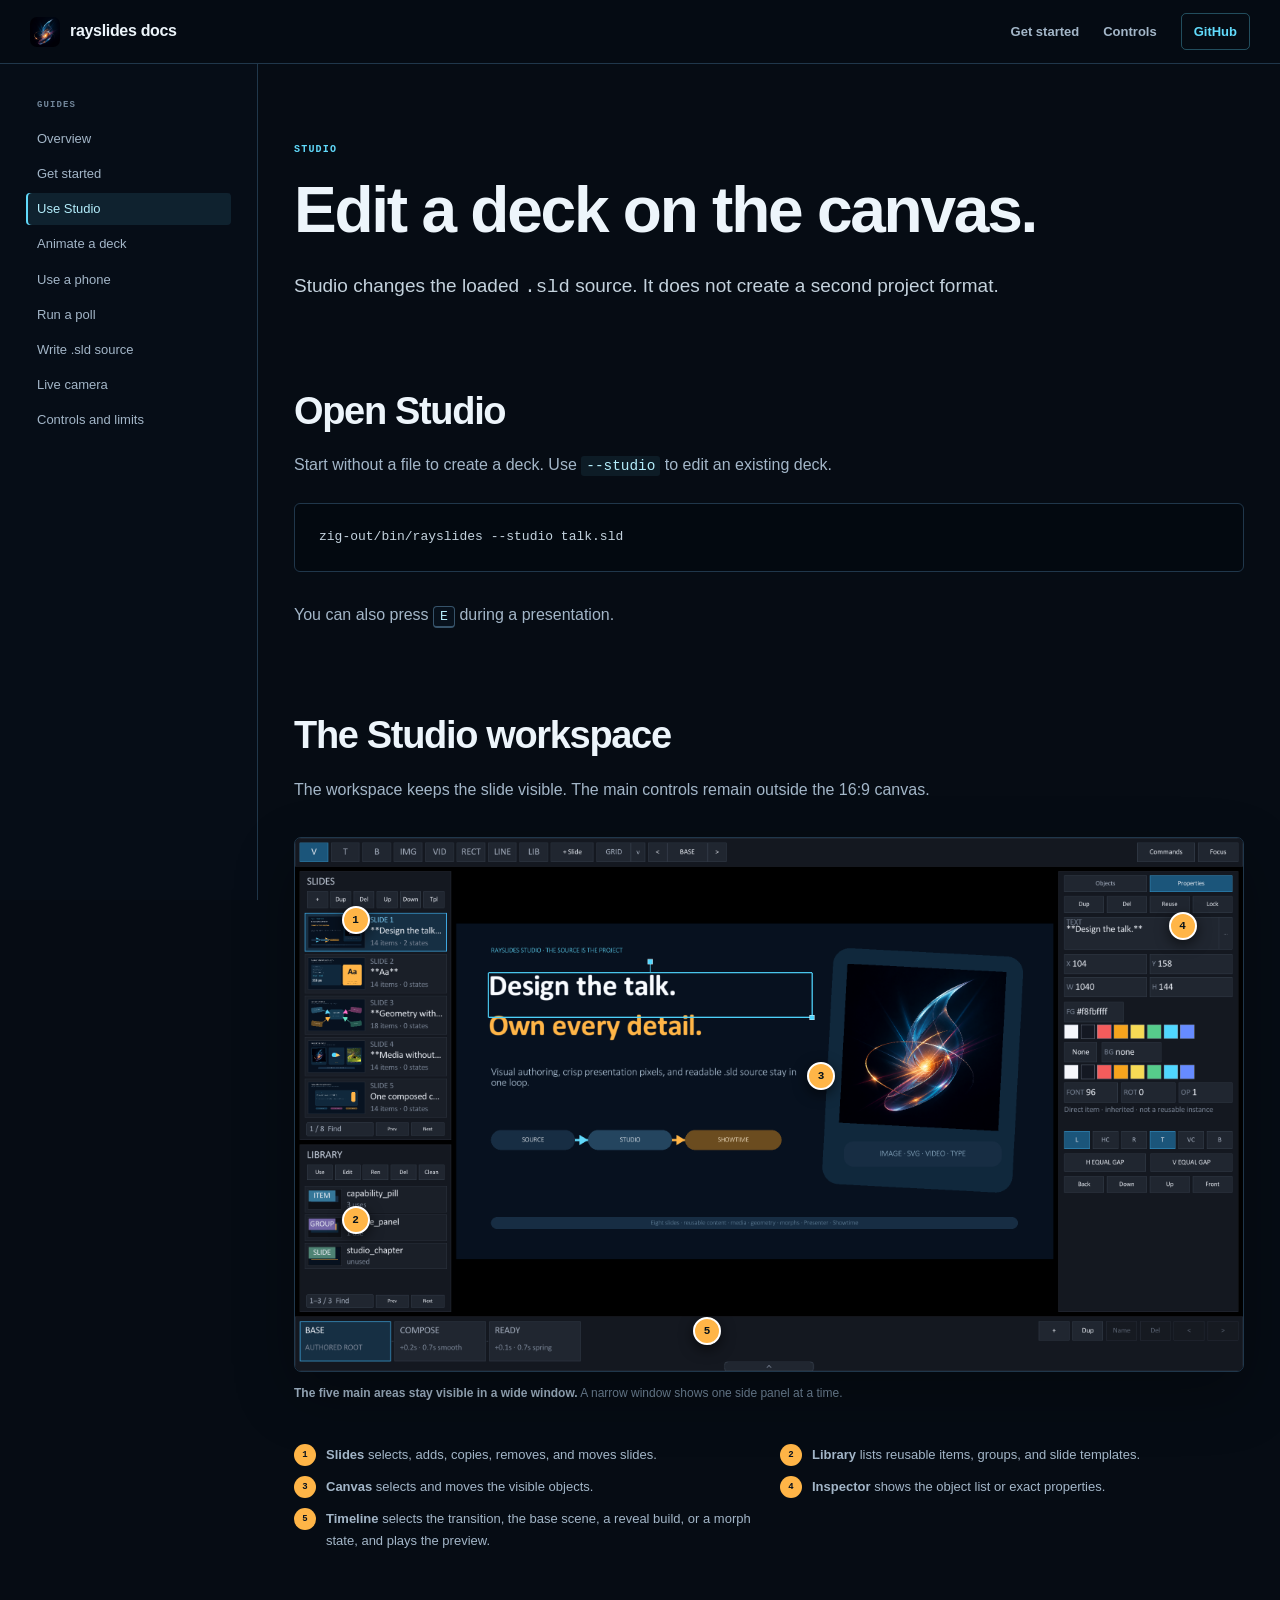
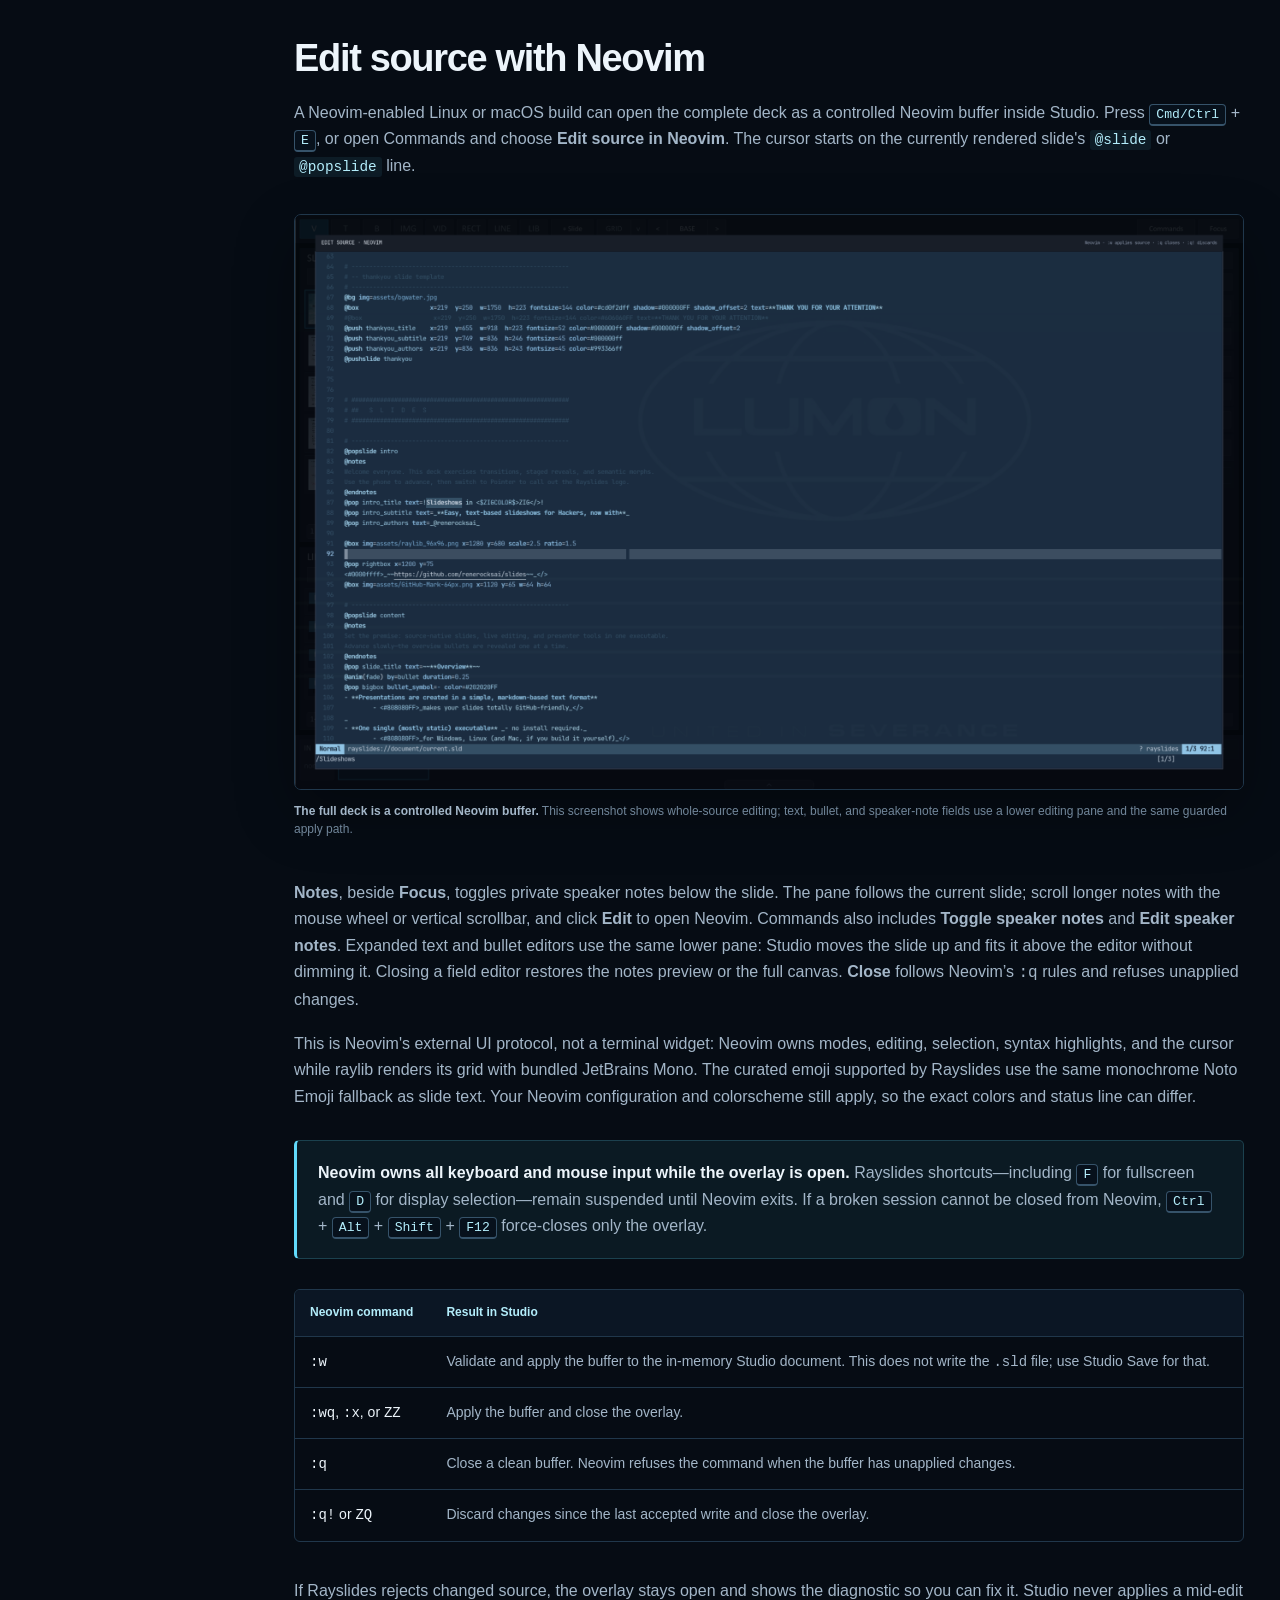
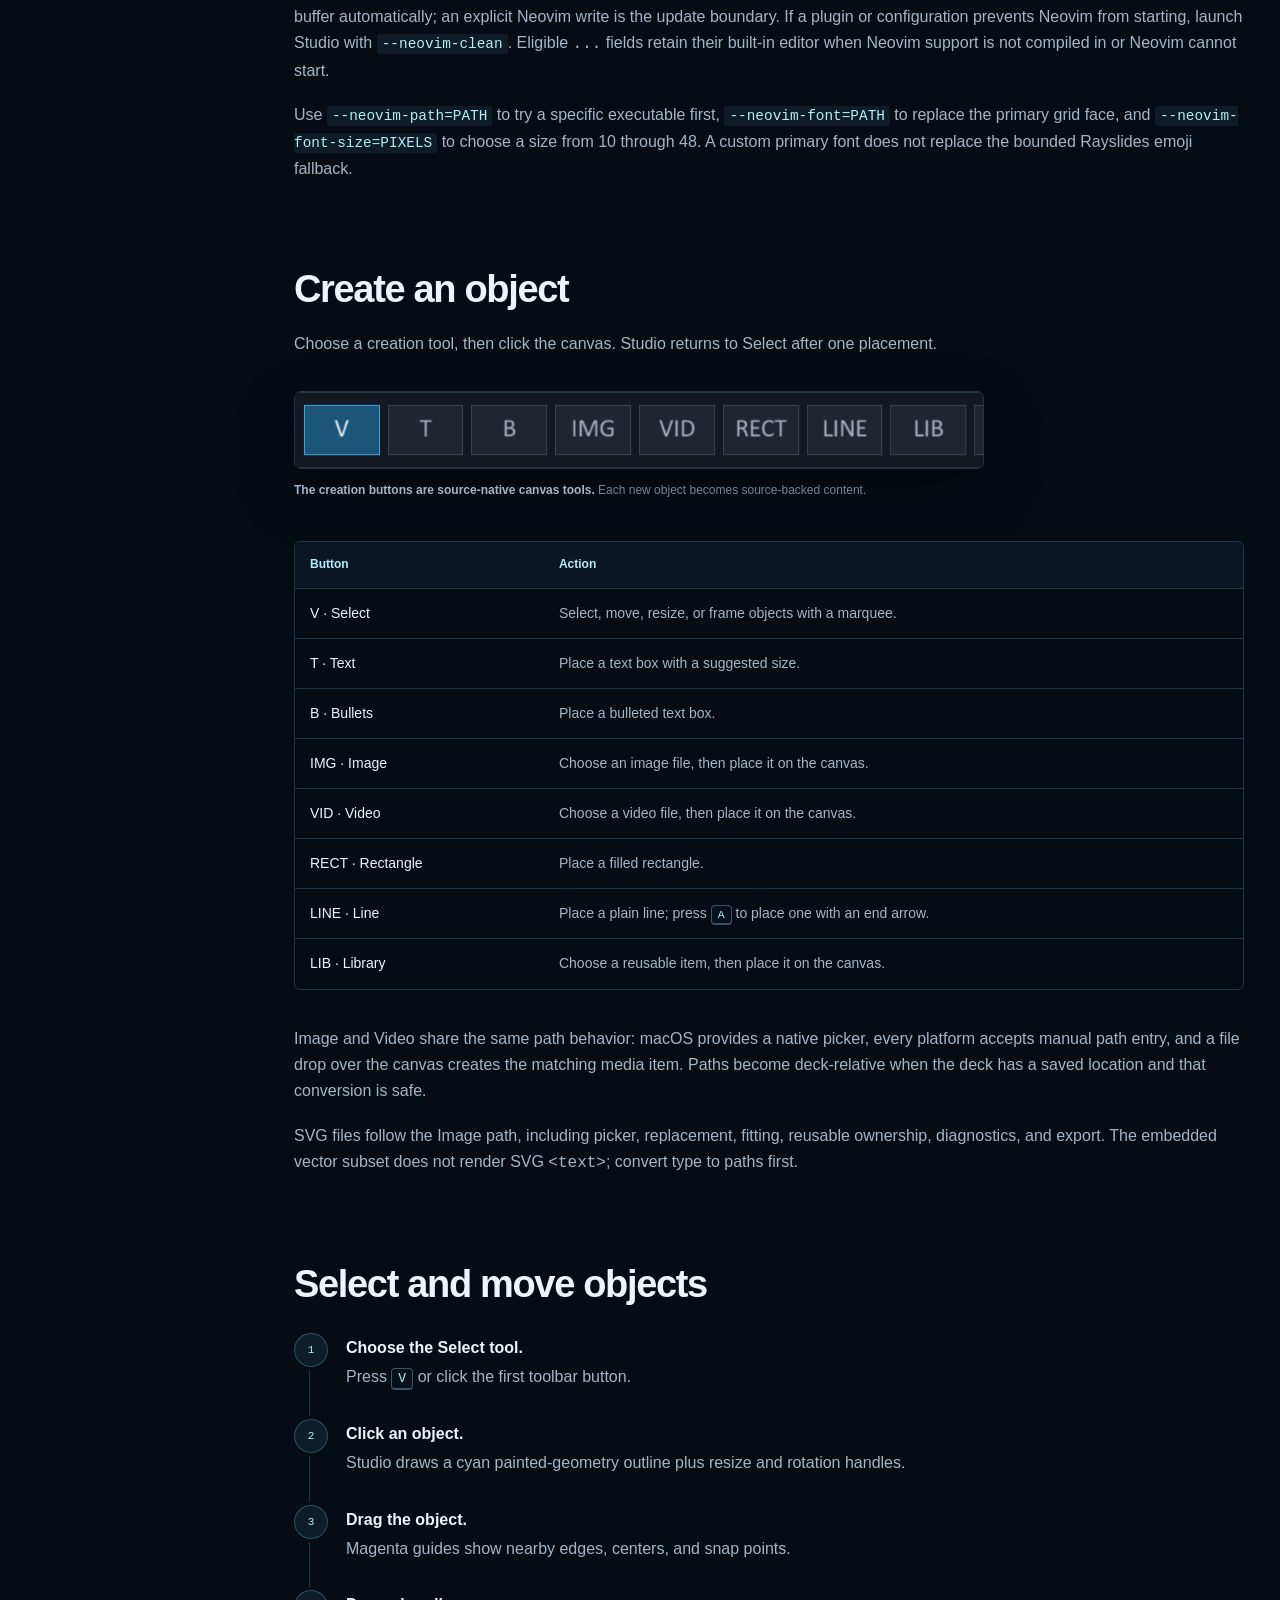
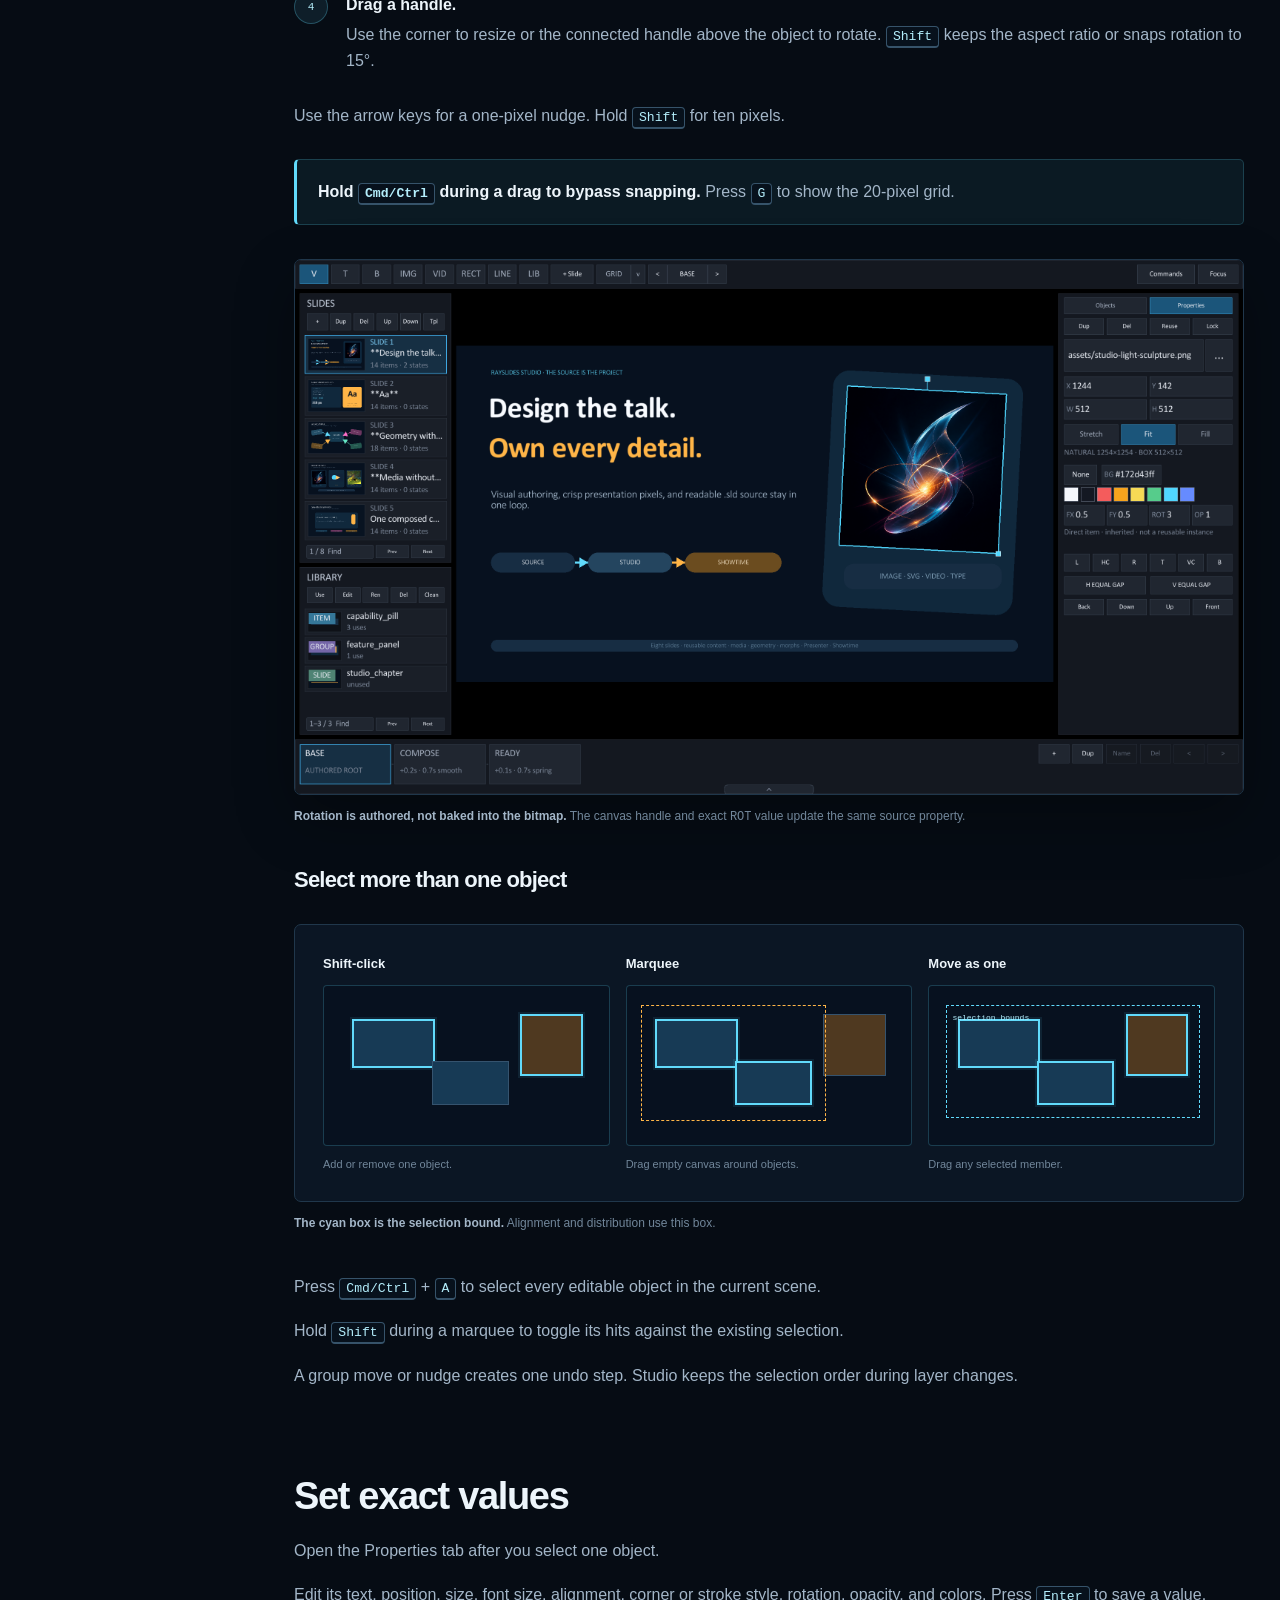
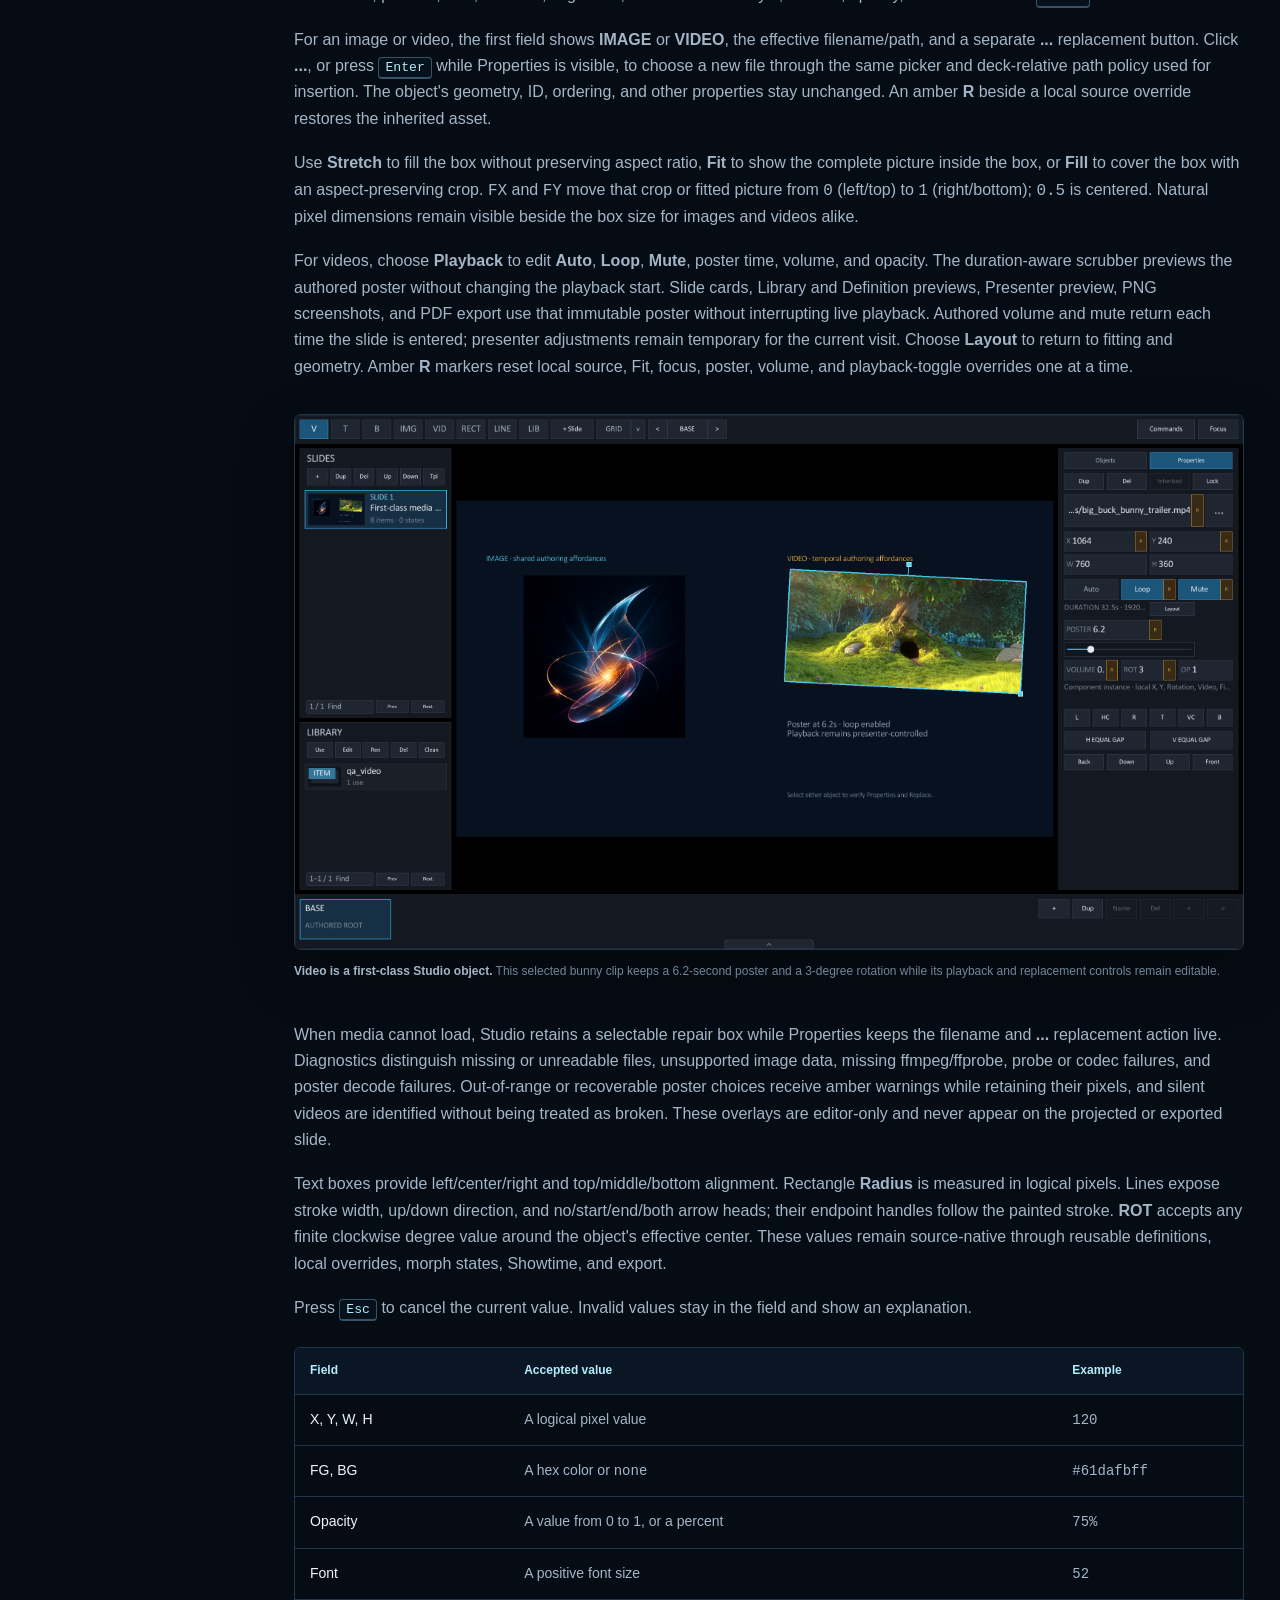
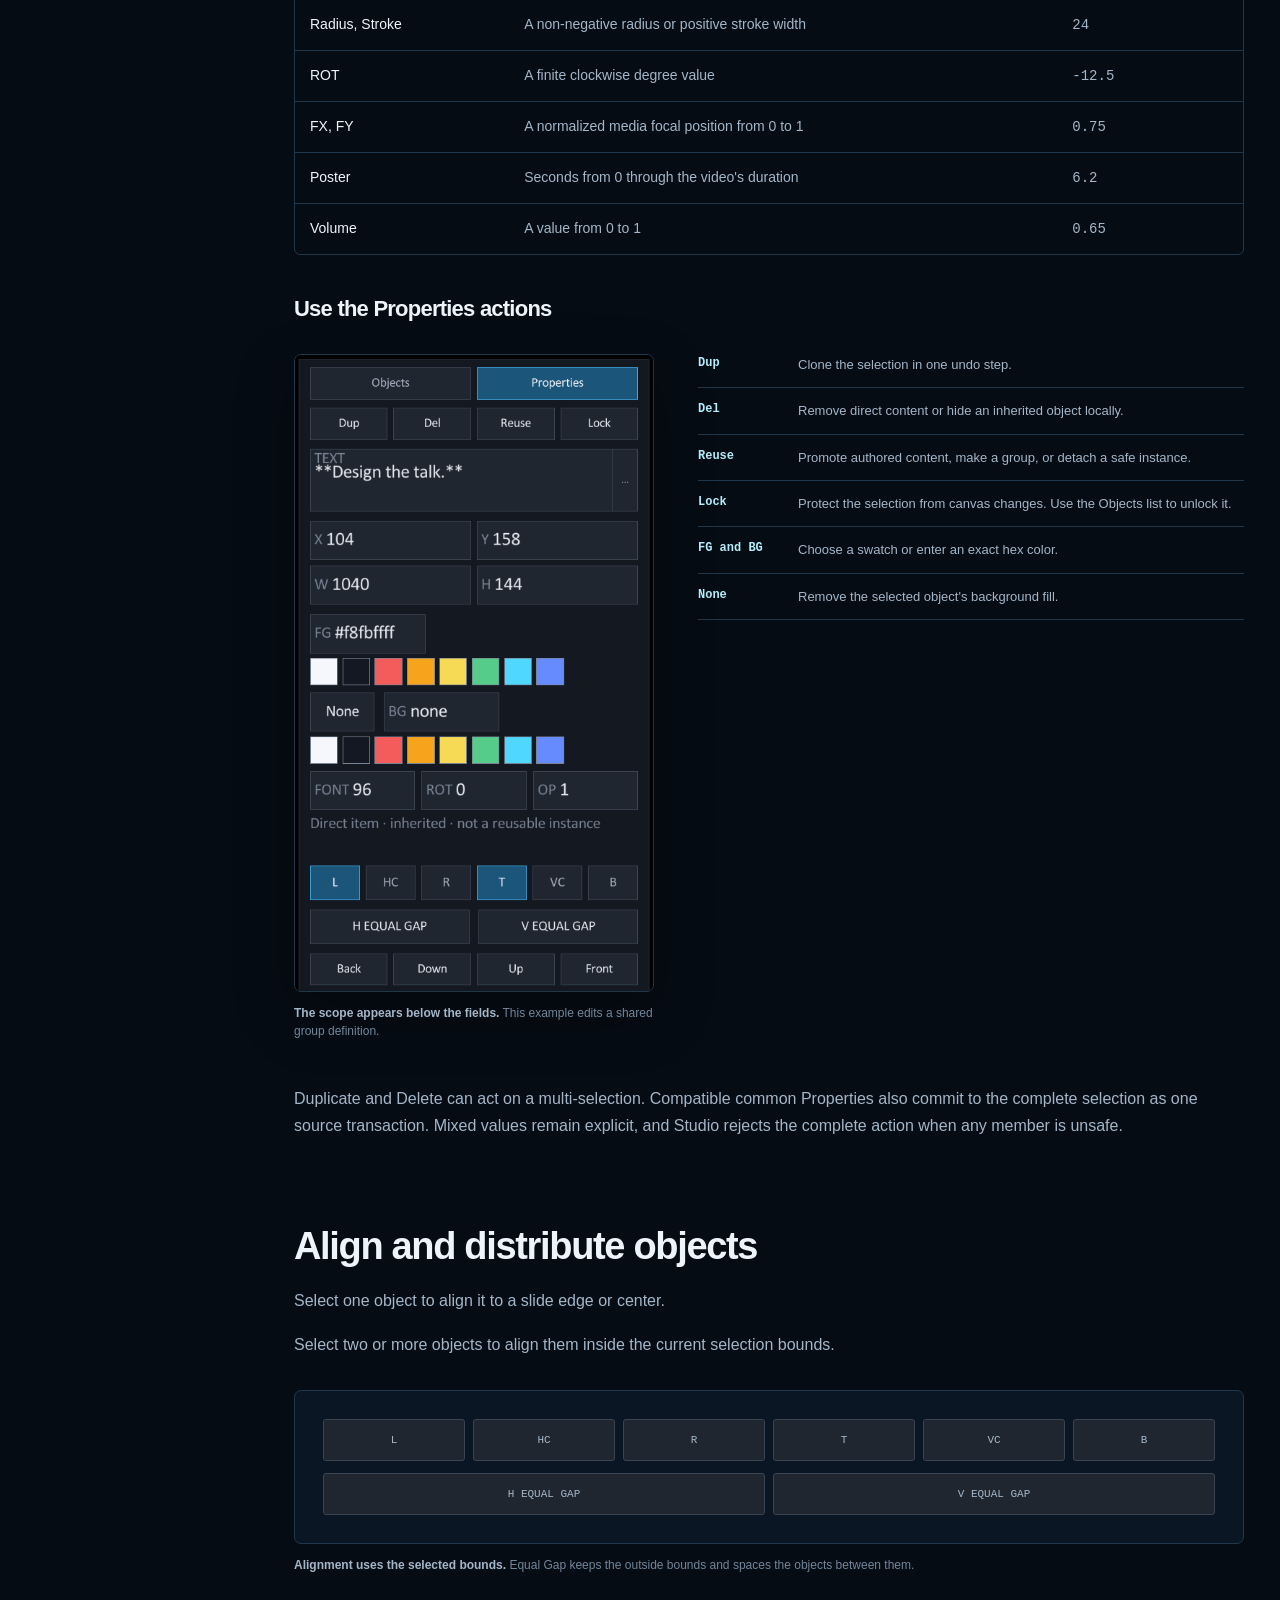
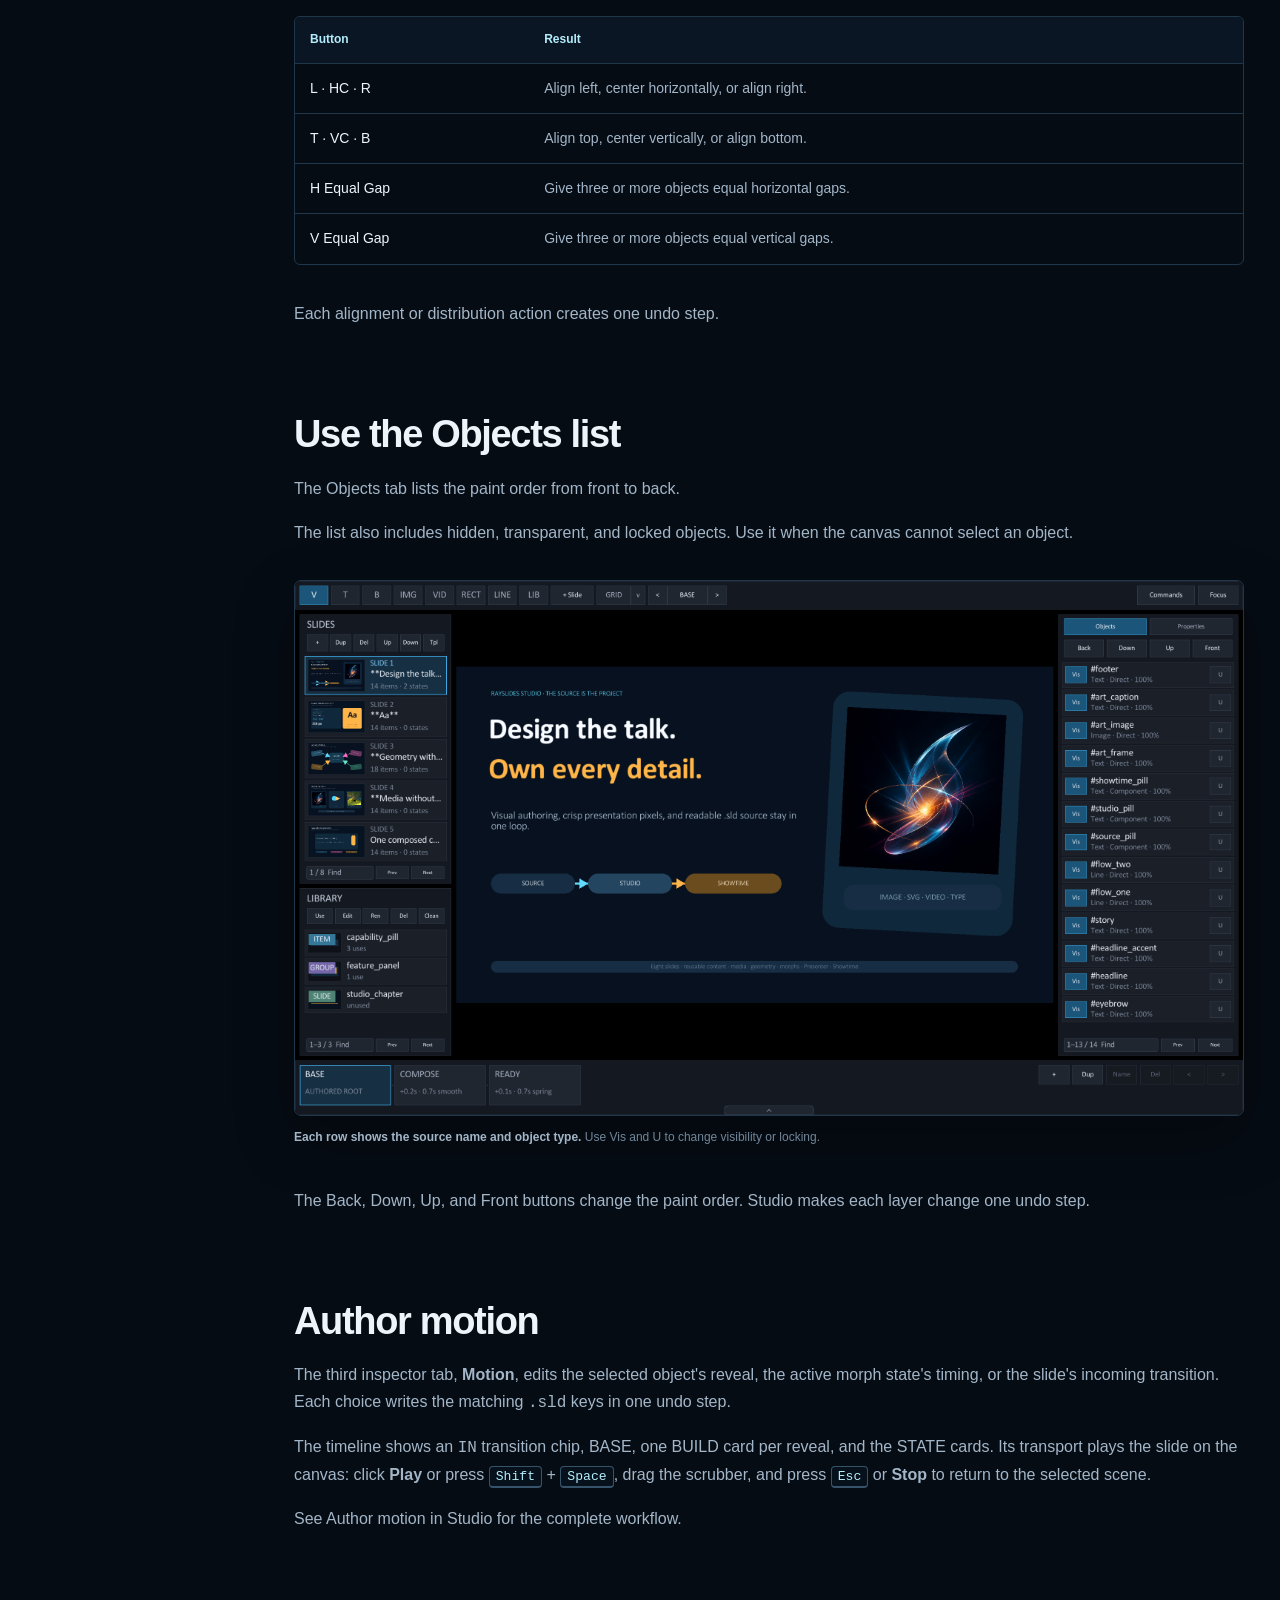
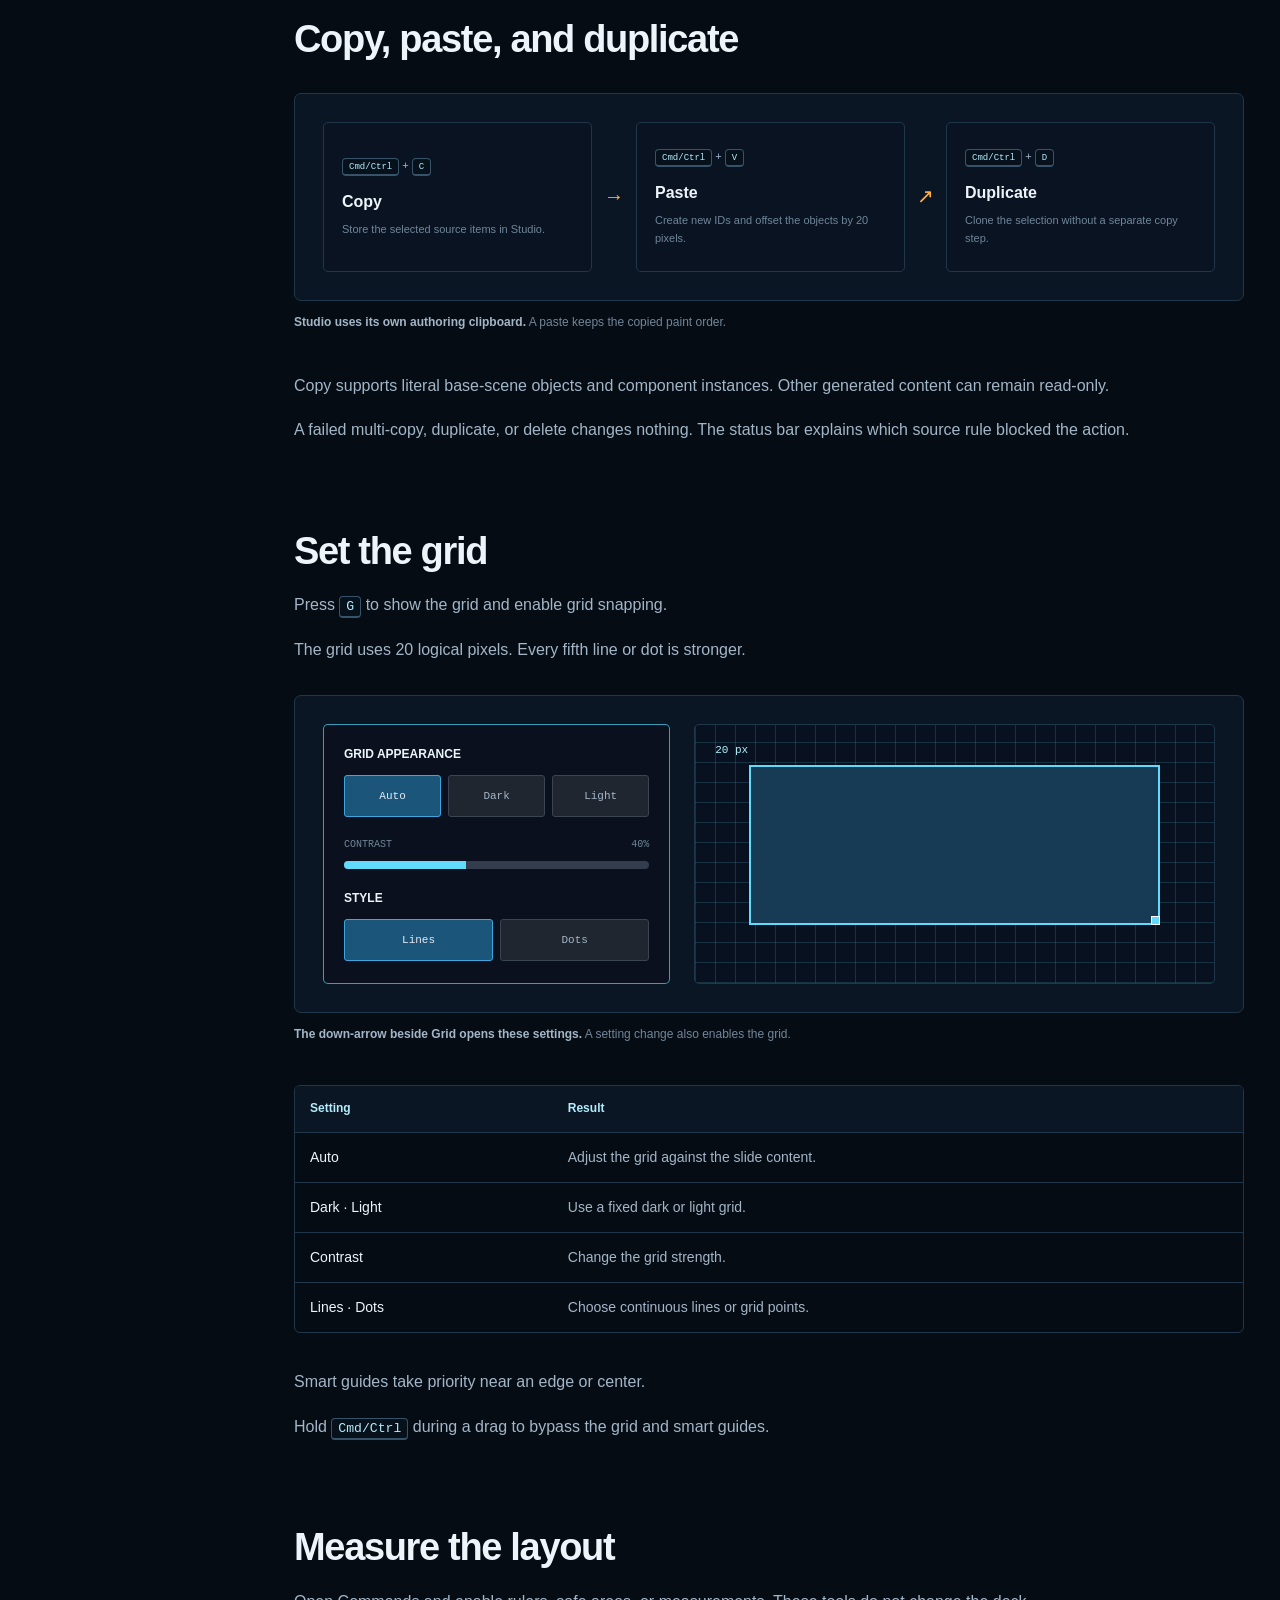
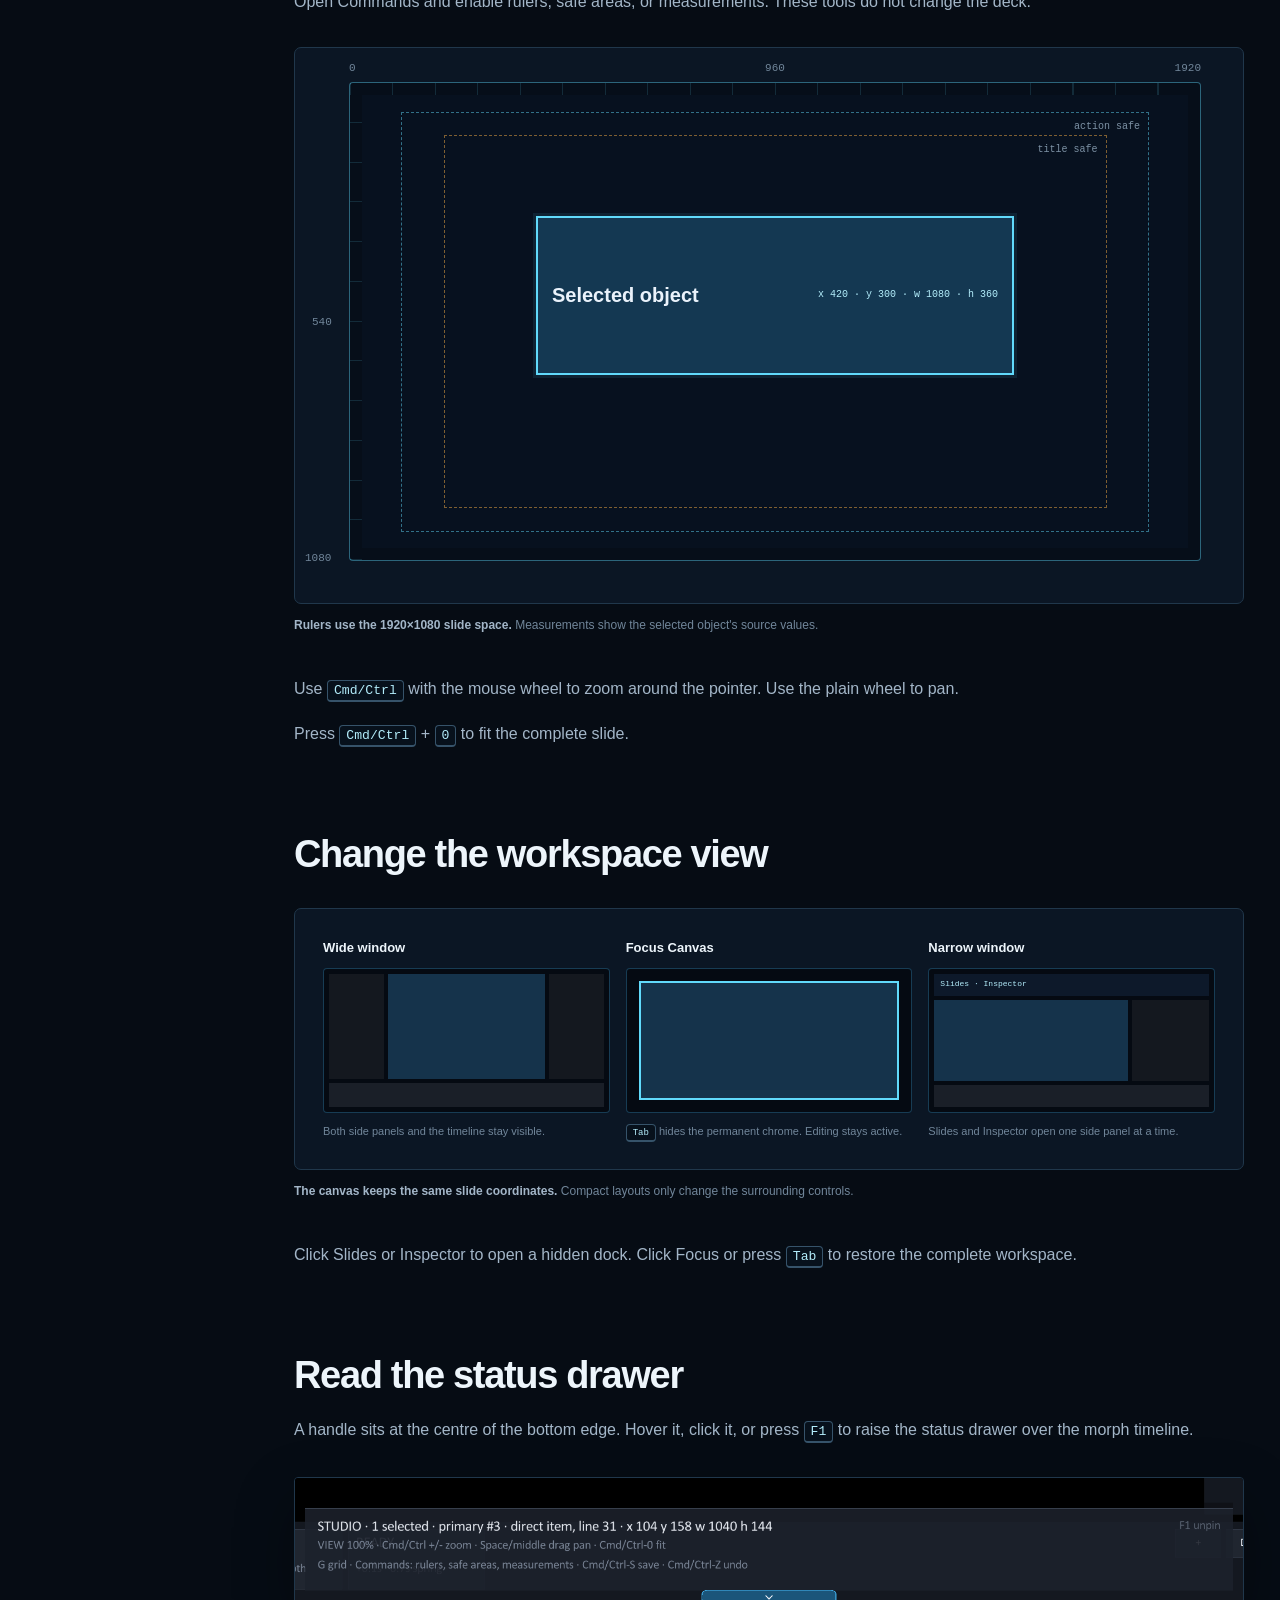
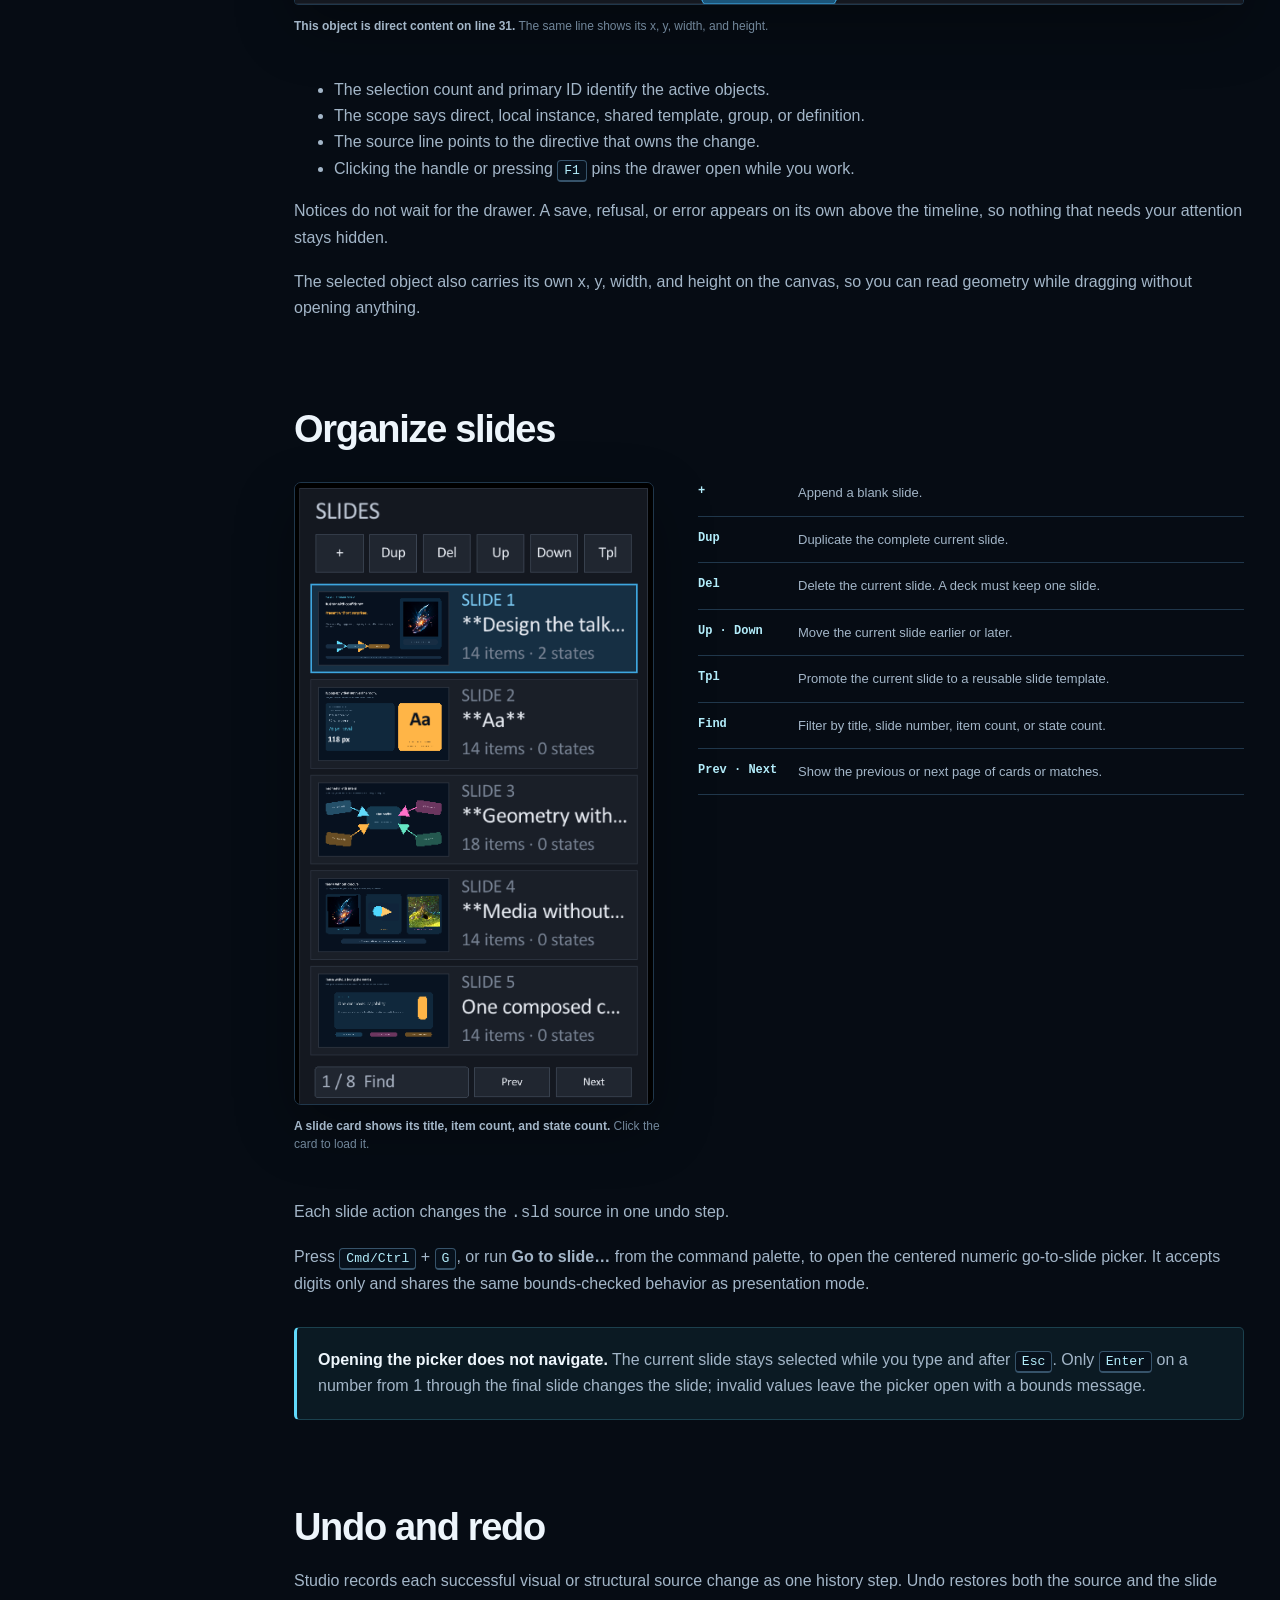
<file: docs/studio.html>
<!DOCTYPE html>
<html lang="en">
  <head>
    <meta charset="utf-8">
    <meta name="viewport" content="width=device-width, initial-scale=1">
    <meta name="theme-color" content="#060c14">
    <meta name="description" content="Use Rayslides Studio to edit objects, slides, reusable content, and source-backed properties.">
    <title>Use Studio — Rayslides</title>
    <link rel="stylesheet" href="styles.css">
    <link rel="icon" href="images/rayslides-app-icon.png" type="image/png">
    <script src="image-lightbox.js" defer></script>
  </head>
  <body>
    <a class="skip-link" href="#content">Skip to content</a>
    <header class="site-header">
      <a class="brand" href="index.html" aria-label="Rayslides documentation home"><img class="brand-mark" src="images/rayslides-app-icon.png" alt="" width="192" height="192"><span>rayslides docs</span></a>
      <nav class="header-links" aria-label="Header"><a href="getting-started.html">Get started</a><a href="reference.html">Controls</a><a class="github-link" href="https://github.com/technologylab-ai/rayslides">GitHub</a></nav>
    </header>
    <div class="docs-shell">
      <aside class="docs-sidebar" aria-label="Documentation">
        <p class="sidebar-label">Guides</p>
        <nav aria-label="Guide pages">
          <a href="index.html">Overview</a><a href="getting-started.html">Get started</a>
          <a href="studio.html" aria-current="page">Use Studio</a><a href="motion.html">Animate a deck</a>
          <a href="presenter.html">Use a phone</a><a href="crowdplay.html">Run a poll</a>
          <a href="format.html">Write .sld source</a><a href="format.html#live-camera">Live camera</a><a href="reference.html">Controls and limits</a>
        </nav>
      </aside>
      <div class="docs-main">
        <main class="content content-wide" id="content">
          <p class="page-kicker">Studio</p>
          <h1>Edit a deck on the canvas.</h1>
          <p class="lead">Studio changes the loaded <code>.sld</code> source. It does not create a second project format.</p>

          <h2>Open Studio</h2>
          <p>Start without a file to create a deck. Use <code class="inline-code">--studio</code> to edit an existing deck.</p>
          <pre><code>zig-out/bin/rayslides --studio talk.sld</code></pre>
          <p>You can also press <kbd>E</kbd> during a presentation.</p>

          <h2>The Studio workspace</h2>
          <p>The workspace keeps the slide visible. The main controls remain outside the 16:9 canvas.</p>
          <figure class="shot">
            <div class="annotated-shot">
              <img src="images/rayslides-studio-overview.png" alt="Annotated Rayslides Studio workspace editing the current capabilities showcase" width="2560" height="1440">
              <span class="marker marker-one">1</span><span class="marker marker-two">2</span><span class="marker marker-three">3</span><span class="marker marker-four">4</span><span class="marker marker-five">5</span>
            </div>
            <figcaption><strong>The five main areas stay visible in a wide window.</strong> A narrow window shows one side panel at a time.</figcaption>
          </figure>
          <ol class="legend">
            <li><b>1</b><span><strong>Slides</strong> selects, adds, copies, removes, and moves slides.</span></li>
            <li><b>2</b><span><strong>Library</strong> lists reusable items, groups, and slide templates.</span></li>
            <li><b>3</b><span><strong>Canvas</strong> selects and moves the visible objects.</span></li>
            <li><b>4</b><span><strong>Inspector</strong> shows the object list or exact properties.</span></li>
            <li><b>5</b><span><strong>Timeline</strong> selects the transition, the base scene, a reveal build, or a morph state, and plays the preview.</span></li>
          </ol>

          <h2 id="neovim-editor">Edit source with Neovim</h2>
          <p>A <a href="getting-started.html#neovim-build">Neovim-enabled Linux or macOS build</a> can open the complete deck as a controlled Neovim buffer inside Studio. Press <kbd>Cmd/Ctrl</kbd> + <kbd>E</kbd>, or open Commands and choose <strong>Edit source in Neovim</strong>. The cursor starts on the currently rendered slide's <code class="inline-code">@slide</code> or <code class="inline-code">@popslide</code> line.</p>
          <figure class="shot">
            <img src="images/studio-neovim-source-editor.png" alt="Rayslides Studio showing the embedded Neovim whole-document editor with highlighted .sld source, Normal mode, and the private Rayslides document URI" width="2216" height="1343" loading="lazy">
            <figcaption><strong>The full deck is a controlled Neovim buffer.</strong> This screenshot shows whole-source editing; text, bullet, and speaker-note fields use a lower editing pane and the same guarded apply path.</figcaption>
          </figure>
          <p><strong>Notes</strong>, beside <strong>Focus</strong>, toggles private speaker notes below the slide. The pane follows the current slide; scroll longer notes with the mouse wheel or vertical scrollbar, and click <strong>Edit</strong> to open Neovim. Commands also includes <strong>Toggle speaker notes</strong> and <strong>Edit speaker notes</strong>. Expanded text and bullet editors use the same lower pane: Studio moves the slide up and fits it above the editor without dimming it. Closing a field editor restores the notes preview or the full canvas. <strong>Close</strong> follows Neovim’s <code>:q</code> rules and refuses unapplied changes.</p>
          <p>This is Neovim's external UI protocol, not a terminal widget: Neovim owns modes, editing, selection, syntax highlights, and the cursor while raylib renders its grid with bundled JetBrains Mono. The <a href="format.html#symbols-emoji">curated emoji supported by Rayslides</a> use the same monochrome Noto Emoji fallback as slide text. Your Neovim configuration and colorscheme still apply, so the exact colors and status line can differ.</p>
          <div class="callout"><p><strong>Neovim owns all keyboard and mouse input while the overlay is open.</strong> Rayslides shortcuts—including <kbd>F</kbd> for fullscreen and <kbd>D</kbd> for display selection—remain suspended until Neovim exits. If a broken session cannot be closed from Neovim, <kbd>Ctrl</kbd> + <kbd>Alt</kbd> + <kbd>Shift</kbd> + <kbd>F12</kbd> force-closes only the overlay.</p></div>
          <div class="table-wrap">
            <table>
              <thead><tr><th>Neovim command</th><th>Result in Studio</th></tr></thead>
              <tbody>
                <tr><td><code>:w</code></td><td>Validate and apply the buffer to the in-memory Studio document. This does not write the <code>.sld</code> file; use Studio Save for that.</td></tr>
                <tr><td><code>:wq</code>, <code>:x</code>, or <code>ZZ</code></td><td>Apply the buffer and close the overlay.</td></tr>
                <tr><td><code>:q</code></td><td>Close a clean buffer. Neovim refuses the command when the buffer has unapplied changes.</td></tr>
                <tr><td><code>:q!</code> or <code>ZQ</code></td><td>Discard changes since the last accepted write and close the overlay.</td></tr>
              </tbody>
            </table>
          </div>
          <p>If Rayslides rejects changed source, the overlay stays open and shows the diagnostic so you can fix it. Studio never applies a mid-edit buffer automatically; an explicit Neovim write is the update boundary. If a plugin or configuration prevents Neovim from starting, launch Studio with <code class="inline-code">--neovim-clean</code>. Eligible <code>...</code> fields retain their built-in editor when Neovim support is not compiled in or Neovim cannot start.</p>
          <p>Use <code class="inline-code">--neovim-path=PATH</code> to try a specific executable first, <code class="inline-code">--neovim-font=PATH</code> to replace the primary grid face, and <code class="inline-code">--neovim-font-size=PIXELS</code> to choose a size from 10 through 48. A custom primary font does not replace the bounded Rayslides emoji fallback.</p>

          <h2>Create an object</h2>
          <p>Choose a creation tool, then click the canvas. Studio returns to Select after one placement.</p>
          <figure class="shot shot-toolbar">
            <img src="images/studio-creation-toolbar.png" alt="Studio toolbar with Select, Text, Bullets, Image, Video, Rectangle, Line, and Library tools" width="696" height="77" loading="lazy">
            <figcaption><strong>The creation buttons are source-native canvas tools.</strong> Each new object becomes source-backed content.</figcaption>
          </figure>
          <div class="table-wrap">
            <table>
              <thead><tr><th>Button</th><th>Action</th></tr></thead>
              <tbody>
                <tr><td>V · Select</td><td>Select, move, resize, or frame objects with a marquee.</td></tr>
                <tr><td>T · Text</td><td>Place a text box with a suggested size.</td></tr>
                <tr><td>B · Bullets</td><td>Place a bulleted text box.</td></tr>
                <tr><td>IMG · Image</td><td>Choose an image file, then place it on the canvas.</td></tr>
                <tr><td>VID · Video</td><td>Choose a video file, then place it on the canvas.</td></tr>
                <tr><td>RECT · Rectangle</td><td>Place a filled rectangle.</td></tr>
                <tr><td>LINE · Line</td><td>Place a plain line; press <kbd>A</kbd> to place one with an end arrow.</td></tr>
                <tr><td>LIB · Library</td><td>Choose a reusable item, then place it on the canvas.</td></tr>
              </tbody>
            </table>
          </div>
          <p>Image and Video share the same path behavior: macOS provides a native picker, every platform accepts manual path entry, and a file drop over the canvas creates the matching media item. Paths become deck-relative when the deck has a saved location and that conversion is safe.</p>
          <p>SVG files follow the Image path, including picker, replacement, fitting, reusable ownership, diagnostics, and export. The embedded vector subset does not render SVG <code>&lt;text&gt;</code>; convert type to paths first.</p>

          <h2>Select and move objects</h2>
          <ol class="steps">
            <li><strong>Choose the Select tool.</strong><p>Press <kbd>V</kbd> or click the first toolbar button.</p></li>
            <li><strong>Click an object.</strong><p>Studio draws a cyan painted-geometry outline plus resize and rotation handles.</p></li>
            <li><strong>Drag the object.</strong><p>Magenta guides show nearby edges, centers, and snap points.</p></li>
            <li><strong>Drag a handle.</strong><p>Use the corner to resize or the connected handle above the object to rotate. <kbd>Shift</kbd> keeps the aspect ratio or snaps rotation to 15°.</p></li>
          </ol>
          <p>Use the arrow keys for a one-pixel nudge. Hold <kbd>Shift</kbd> for ten pixels.</p>
          <div class="callout"><p><strong>Hold <kbd>Cmd/Ctrl</kbd> during a drag to bypass snapping.</strong> Press <kbd>G</kbd> to show the 20-pixel grid.</p></div>
          <figure class="shot">
            <img src="images/studio-rotated-image.png" alt="Studio with a rotated image selected, its painted outline and rotation handle visible, and rotation shown in Properties" width="2560" height="1440" loading="lazy">
            <figcaption><strong>Rotation is authored, not baked into the bitmap.</strong> The canvas handle and exact <code>ROT</code> value update the same source property.</figcaption>
          </figure>

          <h3>Select more than one object</h3>
          <figure class="diagram">
            <div class="diagram-frame selection-sequence">
              <div class="selection-step">
                <b>Shift-click</b>
                <div class="selection-canvas" aria-hidden="true"><i class="object-a selected"></i><i class="object-b"></i><i class="object-c selected"></i></div>
                <span>Add or remove one object.</span>
              </div>
              <div class="selection-step">
                <b>Marquee</b>
                <div class="selection-canvas" aria-hidden="true"><i class="object-a selected"></i><i class="object-b selected"></i><i class="object-c"></i><em></em></div>
                <span>Drag empty canvas around objects.</span>
              </div>
              <div class="selection-step">
                <b>Move as one</b>
                <div class="selection-canvas group-bounds" aria-hidden="true"><i class="object-a selected"></i><i class="object-b selected"></i><i class="object-c selected"></i></div>
                <span>Drag any selected member.</span>
              </div>
            </div>
            <figcaption><strong>The cyan box is the selection bound.</strong> Alignment and distribution use this box.</figcaption>
          </figure>
          <p>Press <kbd>Cmd/Ctrl</kbd> + <kbd>A</kbd> to select every editable object in the current scene.</p>
          <p>Hold <kbd>Shift</kbd> during a marquee to toggle its hits against the existing selection.</p>
          <p>A group move or nudge creates one undo step. Studio keeps the selection order during layer changes.</p>

          <h2>Set exact values</h2>
          <p>Open the Properties tab after you select one object.</p>
          <p>Edit its text, position, size, font size, alignment, corner or stroke style, rotation, opacity, and colors. Press <kbd>Enter</kbd> to save a value.</p>
          <p>For an image or video, the first field shows <strong>IMAGE</strong> or <strong>VIDEO</strong>, the effective filename/path, and a separate <strong>...</strong> replacement button. Click <strong>...</strong>, or press <kbd>Enter</kbd> while Properties is visible, to choose a new file through the same picker and deck-relative path policy used for insertion. The object's geometry, ID, ordering, and other properties stay unchanged. An amber <strong>R</strong> beside a local source override restores the inherited asset.</p>
          <p>Use <strong>Stretch</strong> to fill the box without preserving aspect ratio, <strong>Fit</strong> to show the complete picture inside the box, or <strong>Fill</strong> to cover the box with an aspect-preserving crop. <code>FX</code> and <code>FY</code> move that crop or fitted picture from <code>0</code> (left/top) to <code>1</code> (right/bottom); <code>0.5</code> is centered. Natural pixel dimensions remain visible beside the box size for images and videos alike.</p>
          <p>For videos, choose <strong>Playback</strong> to edit <strong>Auto</strong>, <strong>Loop</strong>, <strong>Mute</strong>, poster time, volume, and opacity. The duration-aware scrubber previews the authored poster without changing the playback start. Slide cards, Library and Definition previews, Presenter preview, PNG screenshots, and PDF export use that immutable poster without interrupting live playback. Authored volume and mute return each time the slide is entered; presenter adjustments remain temporary for the current visit. Choose <strong>Layout</strong> to return to fitting and geometry. Amber <strong>R</strong> markers reset local source, Fit, focus, poster, volume, and playback-toggle overrides one at a time.</p>
          <figure class="shot">
            <img src="images/studio-media-playback.png" alt="Studio with a rotated Big Buck Bunny video selected and the three-dot replacement, loop, mute, duration, poster, volume, rotation, and opacity controls visible" width="2560" height="1440" loading="lazy">
            <figcaption><strong>Video is a first-class Studio object.</strong> This selected bunny clip keeps a 6.2-second poster and a 3-degree rotation while its playback and replacement controls remain editable.</figcaption>
          </figure>
          <p>When media cannot load, Studio retains a selectable repair box while Properties keeps the filename and <strong>...</strong> replacement action live. Diagnostics distinguish missing or unreadable files, unsupported image data, missing ffmpeg/ffprobe, probe or codec failures, and poster decode failures. Out-of-range or recoverable poster choices receive amber warnings while retaining their pixels, and silent videos are identified without being treated as broken. These overlays are editor-only and never appear on the projected or exported slide.</p>
          <p>Text boxes provide left/center/right and top/middle/bottom alignment. Rectangle <strong>Radius</strong> is measured in logical pixels. Lines expose stroke width, up/down direction, and no/start/end/both arrow heads; their endpoint handles follow the painted stroke. <strong>ROT</strong> accepts any finite clockwise degree value around the object's effective center. These values remain source-native through reusable definitions, local overrides, morph states, Showtime, and export.</p>
          <p>Press <kbd>Esc</kbd> to cancel the current value. Invalid values stay in the field and show an explanation.</p>
          <div class="table-wrap">
            <table>
              <thead><tr><th>Field</th><th>Accepted value</th><th>Example</th></tr></thead>
              <tbody>
                <tr><td>X, Y, W, H</td><td>A logical pixel value</td><td><code>120</code></td></tr>
                <tr><td>FG, BG</td><td>A hex color or <code>none</code></td><td><code>#61dafbff</code></td></tr>
                <tr><td>Opacity</td><td>A value from 0 to 1, or a percent</td><td><code>75%</code></td></tr>
                <tr><td>Font</td><td>A positive font size</td><td><code>52</code></td></tr>
                <tr><td>Radius, Stroke</td><td>A non-negative radius or positive stroke width</td><td><code>24</code></td></tr>
                <tr><td>ROT</td><td>A finite clockwise degree value</td><td><code>-12.5</code></td></tr>
                <tr><td>FX, FY</td><td>A normalized media focal position from 0 to 1</td><td><code>0.75</code></td></tr>
                <tr><td>Poster</td><td>Seconds from 0 through the video's duration</td><td><code>6.2</code></td></tr>
                <tr><td>Volume</td><td>A value from 0 to 1</td><td><code>0.65</code></td></tr>
              </tbody>
            </table>
          </div>

          <h3>Use the Properties actions</h3>
          <div class="panel-guide">
            <figure class="shot panel-capture">
              <img src="images/studio-properties-panel.png" alt="Properties panel with Duplicate, Delete, Reuse, Lock, geometry, color, rotation, opacity, alignment, and layer controls" width="496" height="882" loading="lazy">
              <figcaption><strong>The scope appears below the fields.</strong> This example edits a shared group definition.</figcaption>
            </figure>
            <div class="panel-copy">
              <dl class="control-list">
                <div><dt>Dup</dt><dd>Clone the selection in one undo step.</dd></div>
                <div><dt>Del</dt><dd>Remove direct content or hide an inherited object locally.</dd></div>
                <div><dt>Reuse</dt><dd>Promote authored content, make a group, or detach a safe instance.</dd></div>
                <div><dt>Lock</dt><dd>Protect the selection from canvas changes. Use the Objects list to unlock it.</dd></div>
                <div><dt>FG and BG</dt><dd>Choose a swatch or enter an exact hex color.</dd></div>
                <div><dt>None</dt><dd>Remove the selected object's background fill.</dd></div>
              </dl>
            </div>
          </div>
          <p>Duplicate and Delete can act on a multi-selection. Compatible common Properties also commit to the complete selection as one source transaction. Mixed values remain explicit, and Studio rejects the complete action when any member is unsafe.</p>

          <h2>Align and distribute objects</h2>
          <p>Select one object to align it to a slide edge or center.</p>
          <p>Select two or more objects to align them inside the current selection bounds.</p>
          <figure class="diagram">
            <div class="diagram-frame layout-controls" role="img" aria-label="The six alignment buttons and two equal-gap buttons from the Properties panel">
              <div class="layout-button-row" aria-hidden="true">
                <span>L</span><span>HC</span><span>R</span><span>T</span><span>VC</span><span>B</span>
              </div>
              <div class="layout-button-row layout-button-row-wide" aria-hidden="true">
                <span>H EQUAL GAP</span><span>V EQUAL GAP</span>
              </div>
            </div>
            <figcaption><strong>Alignment uses the selected bounds.</strong> Equal Gap keeps the outside bounds and spaces the objects between them.</figcaption>
          </figure>
          <div class="table-wrap">
            <table>
              <thead><tr><th>Button</th><th>Result</th></tr></thead>
              <tbody>
                <tr><td>L · HC · R</td><td>Align left, center horizontally, or align right.</td></tr>
                <tr><td>T · VC · B</td><td>Align top, center vertically, or align bottom.</td></tr>
                <tr><td>H Equal Gap</td><td>Give three or more objects equal horizontal gaps.</td></tr>
                <tr><td>V Equal Gap</td><td>Give three or more objects equal vertical gaps.</td></tr>
              </tbody>
            </table>
          </div>
          <p>Each alignment or distribution action creates one undo step.</p>

          <h2>Use the Objects list</h2>
          <p>The Objects tab lists the paint order from front to back.</p>
          <p>The list also includes hidden, transparent, and locked objects. Use it when the canvas cannot select an object.</p>
          <figure class="shot">
            <img src="images/rayslides-studio-objects.png" alt="Objects list beside the Studio canvas while editing the current capabilities showcase" width="2560" height="1440" loading="lazy">
            <figcaption><strong>Each row shows the source name and object type.</strong> Use Vis and U to change visibility or locking.</figcaption>
          </figure>
          <p>The Back, Down, Up, and Front buttons change the paint order. Studio makes each layer change one undo step.</p>

          <h2>Author motion</h2>
          <p>The third inspector tab, <strong>Motion</strong>, edits the selected object's reveal, the active morph state's timing, or the slide's incoming transition. Each choice writes the matching <code>.sld</code> keys in one undo step.</p>
          <p>The timeline shows an <code>IN</code> transition chip, BASE, one BUILD card per reveal, and the STATE cards. Its transport plays the slide on the canvas: click <strong>Play</strong> or press <kbd>Shift</kbd> + <kbd>Space</kbd>, drag the scrubber, and press <kbd>Esc</kbd> or <strong>Stop</strong> to return to the selected scene.</p>
          <p>See <a href="motion.html#author-motion-in-studio">Author motion in Studio</a> for the complete workflow.</p>

          <h2>Copy, paste, and duplicate</h2>
          <figure class="diagram">
            <div class="diagram-frame clipboard-flow">
              <div><span class="clipboard-shortcut"><kbd>Cmd/Ctrl</kbd> + <kbd>C</kbd></span><strong>Copy</strong><span>Store the selected source items in Studio.</span></div>
              <i aria-hidden="true">→</i>
              <div><span class="clipboard-shortcut"><kbd>Cmd/Ctrl</kbd> + <kbd>V</kbd></span><strong>Paste</strong><span>Create new IDs and offset the objects by 20 pixels.</span></div>
              <i aria-hidden="true">↗</i>
              <div><span class="clipboard-shortcut"><kbd>Cmd/Ctrl</kbd> + <kbd>D</kbd></span><strong>Duplicate</strong><span>Clone the selection without a separate copy step.</span></div>
            </div>
            <figcaption><strong>Studio uses its own authoring clipboard.</strong> A paste keeps the copied paint order.</figcaption>
          </figure>
          <p>Copy supports literal base-scene objects and component instances. Other generated content can remain read-only.</p>
          <p>A failed multi-copy, duplicate, or delete changes nothing. The status bar explains which source rule blocked the action.</p>

          <h2>Set the grid</h2>
          <p>Press <kbd>G</kbd> to show the grid and enable grid snapping.</p>
          <p>The grid uses 20 logical pixels. Every fifth line or dot is stronger.</p>
          <figure class="diagram">
            <div class="diagram-frame grid-options">
              <div class="grid-options-panel">
                <strong>Grid appearance</strong>
                <div class="grid-option-row"><span class="active">Auto</span><span>Dark</span><span>Light</span></div>
                <div class="grid-contrast-label"><span>Contrast</span><span>40%</span></div>
                <div class="grid-contrast-track"><i></i></div>
                <strong>Style</strong>
                <div class="grid-option-row grid-option-row-short"><span class="active">Lines</span><span>Dots</span></div>
              </div>
              <div class="grid-sample" aria-hidden="true"><span>20 px</span><i></i></div>
            </div>
            <figcaption><strong>The down-arrow beside Grid opens these settings.</strong> A setting change also enables the grid.</figcaption>
          </figure>
          <div class="table-wrap">
            <table>
              <thead><tr><th>Setting</th><th>Result</th></tr></thead>
              <tbody>
                <tr><td>Auto</td><td>Adjust the grid against the slide content.</td></tr>
                <tr><td>Dark · Light</td><td>Use a fixed dark or light grid.</td></tr>
                <tr><td>Contrast</td><td>Change the grid strength.</td></tr>
                <tr><td>Lines · Dots</td><td>Choose continuous lines or grid points.</td></tr>
              </tbody>
            </table>
          </div>
          <p>Smart guides take priority near an edge or center.</p>
          <p>Hold <kbd>Cmd/Ctrl</kbd> during a drag to bypass the grid and smart guides.</p>

          <h2>Measure the layout</h2>
          <p>Open Commands and enable rulers, safe areas, or measurements. These tools do not change the deck.</p>
          <figure class="diagram coordinate-figure">
            <div class="diagram-frame coordinate-frame">
              <div class="coordinate-stage" role="img" aria-label="A 1920 by 1080 slide with ruler marks, two safe areas, and one measured object">
                <span class="coordinate-mark coordinate-mark-origin">0</span>
                <span class="coordinate-mark coordinate-mark-x-mid">960</span>
                <span class="coordinate-mark coordinate-mark-x-end">1920</span>
                <span class="coordinate-mark coordinate-mark-y-mid">540</span>
                <span class="coordinate-mark coordinate-mark-y-end">1080</span>
                <span class="coordinate-safe coordinate-safe-outer"><span>action safe</span></span>
                <span class="coordinate-safe coordinate-safe-inner"><span>title safe</span></span>
                <span class="coordinate-object coordinate-object-measured">
                  <strong>Selected object</strong>
                  <small>x 420 · y 300 · w 1080 · h 360</small>
                </span>
              </div>
            </div>
            <figcaption><strong>Rulers use the 1920×1080 slide space.</strong> Measurements show the selected object's source values.</figcaption>
          </figure>
          <p>Use <kbd>Cmd/Ctrl</kbd> with the mouse wheel to zoom around the pointer. Use the plain wheel to pan.</p>
          <p>Press <kbd>Cmd/Ctrl</kbd> + <kbd>0</kbd> to fit the complete slide.</p>

          <h2>Change the workspace view</h2>
          <figure class="diagram">
            <div class="diagram-frame workspace-modes">
              <div class="workspace-mode">
                <b>Wide window</b>
                <div class="workspace-map wide-map" aria-hidden="true"><i></i><span class="workspace-canvas"></span><em></em><footer></footer></div>
                <span>Both side panels and the timeline stay visible.</span>
              </div>
              <div class="workspace-mode">
                <b>Focus Canvas</b>
                <div class="workspace-map focus-map" aria-hidden="true"><span class="workspace-canvas"></span></div>
                <span><kbd>Tab</kbd> hides the permanent chrome. Editing stays active.</span>
              </div>
              <div class="workspace-mode">
                <b>Narrow window</b>
                <div class="workspace-map narrow-map" aria-hidden="true"><header>Slides · Inspector</header><span class="workspace-canvas"></span><em></em><footer></footer></div>
                <span>Slides and Inspector open one side panel at a time.</span>
              </div>
            </div>
            <figcaption><strong>The canvas keeps the same slide coordinates.</strong> Compact layouts only change the surrounding controls.</figcaption>
          </figure>
          <p>Click Slides or Inspector to open a hidden dock. Click Focus or press <kbd>Tab</kbd> to restore the complete workspace.</p>

          <h2>Read the status drawer</h2>
          <p>A handle sits at the centre of the bottom edge. Hover it, click it, or press <kbd>F1</kbd> to raise the status drawer over the morph timeline.</p>
          <figure class="shot shot-status">
            <img src="images/studio-status-bar.png" alt="The Studio status drawer raised over the morph timeline, showing the selection count, primary object, source line, geometry, and the view and grid shortcuts" width="1700" height="225" loading="lazy">
            <figcaption><strong>This object is direct content on line 31.</strong> The same line shows its x, y, width, and height.</figcaption>
          </figure>
          <ul>
            <li>The selection count and primary ID identify the active objects.</li>
            <li>The scope says direct, local instance, shared template, group, or definition.</li>
            <li>The source line points to the directive that owns the change.</li>
            <li>Clicking the handle or pressing <kbd>F1</kbd> pins the drawer open while you work.</li>
          </ul>
          <p>Notices do not wait for the drawer. A save, refusal, or error appears on its own above the timeline, so nothing that needs your attention stays hidden.</p>
          <p>The selected object also carries its own x, y, width, and height on the canvas, so you can read geometry while dragging without opening anything.</p>

          <h2>Organize slides</h2>
          <div class="panel-guide">
            <figure class="shot panel-capture">
              <img src="images/studio-slides-panel.png" alt="Slides panel with Add, Duplicate, Delete, Up, Down, Template, Find, Previous, and Next controls plus showcase thumbnails" width="420" height="728" loading="lazy">
              <figcaption><strong>A slide card shows its title, item count, and state count.</strong> Click the card to load it.</figcaption>
            </figure>
            <div class="panel-copy">
              <dl class="control-list">
                <div><dt>+</dt><dd>Append a blank slide.</dd></div>
                <div><dt>Dup</dt><dd>Duplicate the complete current slide.</dd></div>
                <div><dt>Del</dt><dd>Delete the current slide. A deck must keep one slide.</dd></div>
                <div><dt>Up · Down</dt><dd>Move the current slide earlier or later.</dd></div>
                <div><dt>Tpl</dt><dd>Promote the current slide to a reusable slide template.</dd></div>
                <div><dt>Find</dt><dd>Filter by title, slide number, item count, or state count.</dd></div>
                <div><dt>Prev · Next</dt><dd>Show the previous or next page of cards or matches.</dd></div>
              </dl>
            </div>
          </div>
          <p>Each slide action changes the <code>.sld</code> source in one undo step.</p>
          <p>Press <kbd>Cmd/Ctrl</kbd> + <kbd>G</kbd>, or run <strong>Go to slide…</strong> from the command palette, to open the centered numeric go-to-slide picker. It accepts digits only and shares the same bounds-checked behavior as presentation mode.</p>
          <div class="callout"><p><strong>Opening the picker does not navigate.</strong> The current slide stays selected while you type and after <kbd>Esc</kbd>. Only <kbd>Enter</kbd> on a number from 1 through the final slide changes the slide; invalid values leave the picker open with a bounds message.</p></div>

          <h2>Undo and redo</h2>
          <p>Studio records each successful visual or structural source change as one history step. Undo restores both the source and the slide you were working on.</p>
          <ul>
            <li>Press <kbd>Cmd/Ctrl</kbd> + <kbd>Z</kbd> to undo one source edit.</li>
            <li>Press <kbd>Shift</kbd> + <kbd>Cmd/Ctrl</kbd> + <kbd>Z</kbd> to redo it.</li>
            <li>Use <strong>Undo</strong> or <strong>Redo</strong> in the Commands menu when you prefer the mouse.</li>
          </ul>
          <div class="callout"><p><strong>The starter chooser is part of normal history.</strong> After choosing Studio, Folio, Ember, or Signal, one Undo returns to the pristine picker. Redo restores the chosen deck unless you make a different edit first.</p></div>

          <h2>Find a command</h2>
          <p>Press <kbd>Cmd/Ctrl</kbd> + <kbd>K</kbd> to open the command list.</p>
          <p>Type an action, tool, category, or shortcut. Disabled commands stay visible and explain why they cannot run.</p>
          <p>The <strong>File</strong> commands end with <strong>Quit Rayslides</strong>. No keystroke closes the app&mdash;<kbd>Q</kbd> and <kbd>Esc</kbd> are harmless during a talk&mdash;so this command and your window manager are the two ways out. See <a href="reference.html#quitting">Quit Rayslides</a>.</p>
          <p>The <strong>Present</strong> commands include speaker notes, private Presenter Companion pairing, <strong>Choose presentation display</strong>, <strong>Showtime preflight</strong>, and <strong>Create portable show</strong>. The display picker names and identifies active screens before you explicitly choose one; it never assumes an external monitor is the projector. Showtime checks the exact parser, renderer, assets, reusable definitions, display, and local services without changing the deck or playback. Portable show writes an ordinary copied <code>.sld</code> and assets, then independently re-opens and preflights the copy.</p>
          <figure class="shot">
            <img src="images/command-palette.png" alt="Studio command list showing save, history, authoring, presentation, and tool commands" width="2560" height="1440" loading="lazy">
            <figcaption><strong>The list uses the current context.</strong> It can explain an unavailable action without changing the source.</figcaption>
          </figure>
          <figure class="shot">
            <img src="images/studio-showtime.png" alt="Showtime preflight overlay reporting eight slides, twelve scenes, four assets, three reusable definitions, and venue notes" width="2560" height="1440" loading="lazy">
            <figcaption><strong>Showtime checks the exact deck before the room does.</strong> It separates deck blockers from actionable venue warnings and Presenter status.</figcaption>
          </figure>

          <h2>Reuse a composition</h2>
          <p>The Library contains reusable items, groups, and slide templates.</p>
          <p>Select an entry to preview it. The preview does not change the deck.</p>
          <div class="panel-guide">
            <figure class="shot panel-capture panel-capture-short">
              <img src="images/studio-library-panel.png" alt="Library panel with current Item, Group, and Slide entries plus management controls" width="420" height="457" loading="lazy">
              <figcaption><strong>Each row shows its type and use count.</strong> An unused entry can still be a deliberate asset.</figcaption>
            </figure>
            <div class="panel-copy">
              <dl class="control-list">
                <div><dt>Item</dt><dd>A reusable element. Choose Use, then click the canvas.</dd></div>
                <div><dt>Group</dt><dd>A reusable composition with editable member objects.</dd></div>
                <div><dt>Slide</dt><dd>A template that creates a new slide.</dd></div>
                <div><dt>Find</dt><dd>Filter by name, type, use count, or availability.</dd></div>
                <div><dt>Prev · Next</dt><dd>Show the previous or next page of entries or matches.</dd></div>
              </dl>
            </div>
          </div>
          <div class="shot-grid">
            <figure class="shot">
              <img src="images/library-preview.png" alt="Read-only preview of a reusable group with its resolved member objects listed" width="2560" height="1440" loading="lazy">
              <figcaption><strong>Preview mode is read-only.</strong> Inspect the resolved group before you use it.</figcaption>
            </figure>
            <figure class="shot">
              <img src="images/library-definition.png" alt="Definition mode with a reusable group title selected and its shared Properties open" width="2560" height="1440" loading="lazy">
              <figcaption><strong>Definition mode edits shared members.</strong> Select an object, then change its Properties.</figcaption>
            </figure>
          </div>
          <ol class="steps">
            <li><strong>Select a Library entry.</strong><p>Studio opens a read-only preview on the canvas.</p></li>
            <li><strong>Choose Use.</strong><p>Studio places an item or group, or creates a slide from a template.</p></li>
            <li><strong>Choose Edit.</strong><p>Studio opens the shared definition and shows its member objects.</p></li>
            <li><strong>Choose Back.</strong><p>Studio returns to the deck and keeps the source changes in history.</p></li>
          </ol>

          <h3>Manage Library entries</h3>
          <div class="table-wrap">
            <table>
              <thead><tr><th>Button</th><th>Action</th><th>Limit</th></tr></thead>
              <tbody>
                <tr><td>Ren</td><td>Rename the definition and its safe source uses.</td><td>The new name must be unique.</td></tr>
                <tr><td>Del</td><td>Delete one unused definition.</td><td>Later uses block deletion. Slide-template deletion is not source-safe yet.</td></tr>
                <tr><td>Clean</td><td>Preview every safely unreachable definition.</td><td>Studio leaves blocked definitions unchanged.</td></tr>
              </tbody>
            </table>
          </div>
          <p>Clean is a two-step action. The first click reports safe and blocked counts in the status bar.</p>
          <p>The button then changes to Apply. The second click removes only the safe definitions.</p>

          <h2>Local and shared edits</h2>
          <p>A normal edit changes the selected instance. An inherited template item gets a local override.</p>
          <p>Hold <kbd>Alt</kbd> to edit the shared template definition. Every resolved use can then change.</p>
          <p>Image and video source, fit, focal position, opacity, and video playback properties follow the same ownership rules. A GROUP member on an ordinary slide is edited through its shared Definition or after <strong>Detach</strong>; a morph scene can override that member through its qualified ID.</p>
          <figure class="diagram">
            <div class="diagram-frame edit-scope-compare">
              <div class="edit-scope-card local-scope">
                <p>LOCAL INSTANCE</p>
                <div class="scope-uses" aria-hidden="true"><i class="changed"></i><i></i><i></i></div>
                <strong>One use changes.</strong>
                <span>Studio writes an override beside that instance.</span>
              </div>
              <div class="edit-scope-card shared-scope">
                <p>SHARED · AFFECTS 3 USES</p>
                <div class="scope-uses" aria-hidden="true"><i class="changed"></i><i class="changed"></i><i class="changed"></i></div>
                <strong>All resolved uses can change.</strong>
                <span>Studio edits the reusable definition.</span>
              </div>
            </div>
            <figcaption><strong>The affected-use count appears before a shared edit.</strong> Local overrides still win over shared values.</figcaption>
          </figure>
          <div class="callout callout-warning"><p><strong>Check the status bar before a shared edit.</strong> It states whether the action is local or shared.</p></div>

          <h2>Save and recover work</h2>
          <p>An asterisk beside STUDIO means that the source has unsaved changes.</p>
          <ul>
            <li>Press <kbd>Cmd/Ctrl</kbd> + <kbd>S</kbd> to save the current file.</li>
            <li>Press <kbd>Shift</kbd> + <kbd>Cmd/Ctrl</kbd> + <kbd>S</kbd> to save a copy.</li>
          </ul>
          <p>Rayslides writes a recovery copy when you quit with unsaved work. That protection runs whether you quit through <strong>Quit Rayslides</strong> in the command list or through your window manager; if the copy cannot be written, the quit is cancelled and the deck stays open.</p>

          <a class="next-guide" href="motion.html"><span><span>Next guide</span><strong>Animate a deck</strong></span><b aria-hidden="true">→</b></a>
        </main>
        <footer class="site-footer"><span>Rayslides uses Zig and raylib.</span><nav aria-label="Footer"><a href="reference.html">Controls</a><a href="https://github.com/technologylab-ai/rayslides">Source</a></nav></footer>
      </div>
    </div>
  </body>
</html>
</file>
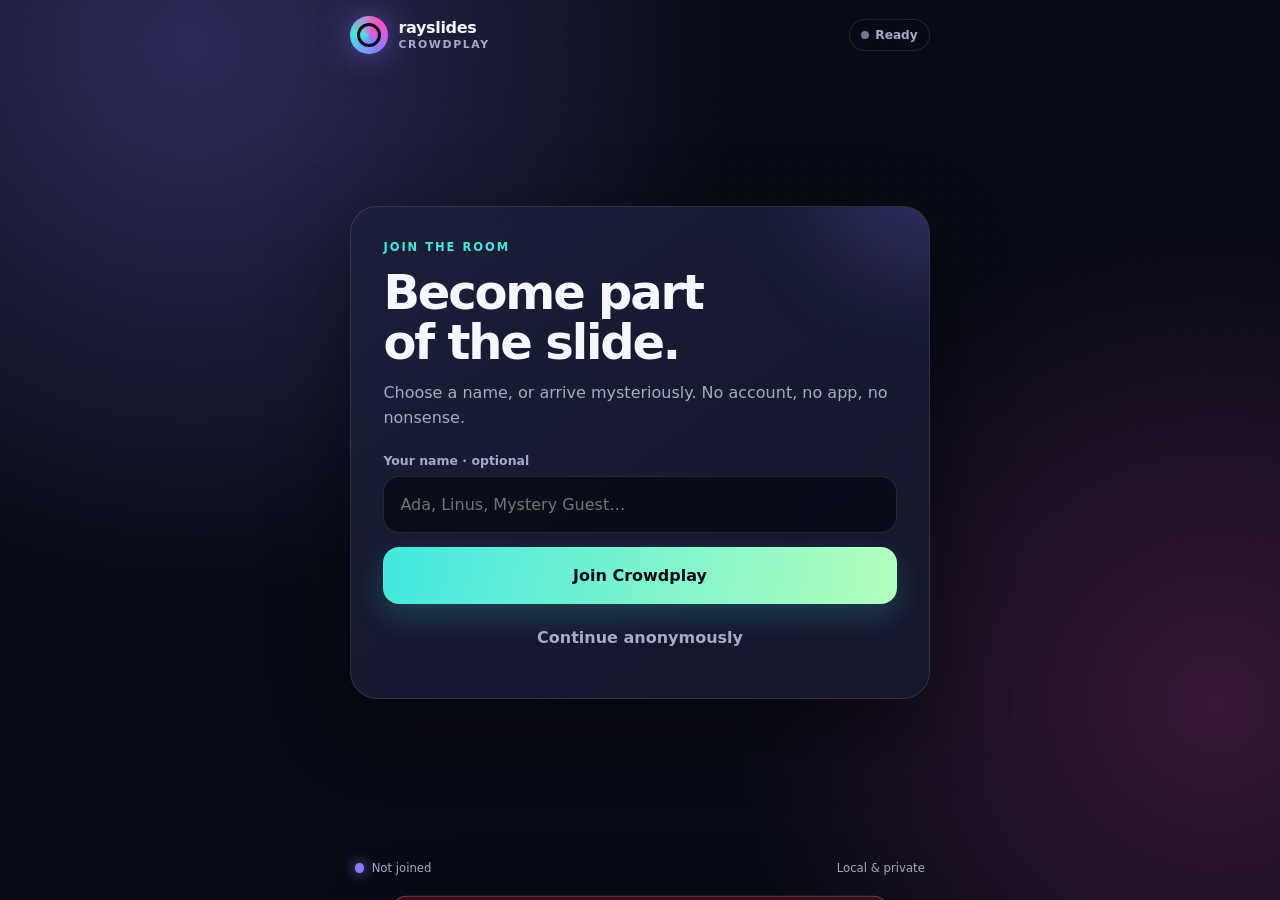
<file: src/assets/crowdplay.html>
<!doctype html>
<html lang="en">
<head>
  <meta charset="utf-8">
  <meta name="viewport" content="width=device-width,initial-scale=1,viewport-fit=cover">
  <meta name="theme-color" content="#090b16">
  <meta name="color-scheme" content="dark">
  <title>rayslides Crowdplay</title>
  <style>
    :root {
      --bg: #090b16;
      --panel: rgba(21, 24, 46, .82);
      --panel-solid: #15182e;
      --ink: #f7f8ff;
      --muted: #a6abc7;
      --line: rgba(255,255,255,.11);
      --hot: #ff4fc3;
      --violet: #8b7cff;
      --cyan: #42e8e0;
      --good: #70f5ae;
      --danger: #ff7b8b;
      --shadow: 0 24px 80px rgba(0,0,0,.42);
      font-family: Inter, ui-rounded, "SF Pro Rounded", system-ui, -apple-system, BlinkMacSystemFont, "Segoe UI", sans-serif;
    }

    * { box-sizing: border-box; }
    [hidden] { display: none !important; }

    html { min-height: 100%; background: var(--bg); }
    body {
      min-height: 100vh;
      min-height: 100svh;
      margin: 0;
      color: var(--ink);
      overflow-x: hidden;
      background:
        radial-gradient(circle at 15% 5%, rgba(139,124,255,.28), transparent 34rem),
        radial-gradient(circle at 95% 78%, rgba(255,79,195,.18), transparent 30rem),
        var(--bg);
    }

    body::before {
      content: "";
      position: fixed;
      inset: 0;
      pointer-events: none;
      opacity: .32;
      background-image: radial-gradient(rgba(255,255,255,.3) .7px, transparent .7px);
      background-size: 19px 19px;
      mask-image: linear-gradient(to bottom, black, transparent 72%);
    }

    button, input { font: inherit; }
    button { -webkit-tap-highlight-color: transparent; }

    .shell {
      position: relative;
      width: min(100%, 39rem);
      min-height: 100vh;
      min-height: 100svh;
      margin: 0 auto;
      padding: max(1rem, env(safe-area-inset-top)) 1rem max(1rem, env(safe-area-inset-bottom));
      display: grid;
      grid-template-rows: auto 1fr auto;
      gap: 1rem;
    }

    header, footer {
      display: flex;
      align-items: center;
      justify-content: space-between;
      gap: .75rem;
    }

    .brand { display: flex; align-items: center; gap: .65rem; font-weight: 850; letter-spacing: -.02em; }
    .brand small { display: block; margin-top: .08rem; color: var(--muted); font-size: .68rem; font-weight: 700; letter-spacing: .15em; text-transform: uppercase; }
    .mark {
      width: 2.35rem;
      aspect-ratio: 1;
      border-radius: 50%;
      position: relative;
      flex: none;
      background: conic-gradient(from 35deg, var(--hot), var(--violet), var(--cyan), var(--hot));
      box-shadow: 0 0 32px rgba(139,124,255,.52);
      animation: breathe 3s ease-in-out infinite;
    }
    .mark::after { content: ""; position: absolute; inset: .42rem; border: 3px solid var(--bg); border-radius: inherit; }

    .net {
      display: inline-flex;
      align-items: center;
      gap: .42rem;
      min-height: 2rem;
      padding: .42rem .68rem;
      border: 1px solid var(--line);
      border-radius: 999px;
      color: var(--muted);
      background: rgba(9,11,22,.58);
      font-size: .76rem;
      font-weight: 750;
      white-space: nowrap;
      backdrop-filter: blur(12px);
    }
    .dot { width: .5rem; height: .5rem; border-radius: 50%; background: #747993; transition: .2s ease; }
    .net[data-state="live"] .dot { background: var(--good); box-shadow: 0 0 0 4px rgba(112,245,174,.12), 0 0 15px var(--good); }
    .net[data-state="retry"] .dot { background: #ffd166; animation: blink 1s infinite; }
    .net[data-state="offline"] .dot { background: var(--danger); }

    main { display: grid; align-items: center; }
    .card {
      position: relative;
      overflow: hidden;
      width: 100%;
      padding: clamp(1.35rem, 5vw, 2rem);
      border: 1px solid var(--line);
      border-radius: 1.7rem;
      background: linear-gradient(145deg, rgba(28,31,59,.92), var(--panel));
      box-shadow: var(--shadow);
      backdrop-filter: blur(22px);
      animation: rise .38s cubic-bezier(.2,.9,.3,1) both;
    }
    .card::before {
      content: "";
      position: absolute;
      width: 12rem;
      height: 12rem;
      top: -8rem;
      right: -6rem;
      border-radius: 50%;
      background: var(--violet);
      filter: blur(55px);
      opacity: .25;
      pointer-events: none;
    }

    .eyebrow { margin: 0 0 .65rem; color: var(--cyan); font-size: .72rem; font-weight: 900; letter-spacing: .17em; text-transform: uppercase; }
    h1 { margin: 0; font-size: clamp(1.75rem, 8vw, 3rem); line-height: 1.04; letter-spacing: -.045em; text-wrap: balance; }
    p { line-height: 1.55; }
    .lede { margin: .85rem 0 1.4rem; color: var(--muted); }

    label { display: block; margin-bottom: .48rem; color: var(--muted); font-size: .78rem; font-weight: 800; }
    input {
      width: 100%;
      min-height: 3.55rem;
      padding: 0 1rem;
      border: 1px solid var(--line);
      border-radius: 1rem;
      outline: 0;
      color: var(--ink);
      background: rgba(7,9,20,.72);
      transition: border-color .18s, box-shadow .18s;
    }
    input:focus { border-color: var(--violet); box-shadow: 0 0 0 4px rgba(139,124,255,.18); }

    .primary, .ghost {
      width: 100%;
      min-height: 3.55rem;
      border-radius: 1rem;
      border: 0;
      cursor: pointer;
      font-weight: 900;
      transition: transform .13s, filter .13s, opacity .13s;
    }
    .primary { margin-top: .9rem; color: #090b16; background: linear-gradient(100deg, var(--cyan), #b4ffbd); box-shadow: 0 12px 30px rgba(66,232,224,.2); }
    .ghost { margin-top: .35rem; color: var(--muted); background: transparent; }
    button:active { transform: scale(.975); }
    button:focus-visible { outline: 3px solid var(--cyan); outline-offset: 3px; }
    button:disabled { cursor: default; opacity: .58; }

    .arena { display: grid; place-items: center; min-height: 14rem; text-align: center; }
    .orbit { position: relative; width: 6.3rem; height: 6.3rem; margin: 0 auto 1.25rem; }
    .orbit i { position: absolute; left: 50%; top: 50%; width: .75rem; height: .75rem; margin: -.375rem; border-radius: 50%; background: var(--cyan); box-shadow: 0 0 17px currentColor; animation: orbit 2.4s linear infinite; }
    .orbit i:nth-child(2) { color: var(--hot); background: var(--hot); animation-delay: -.8s; }
    .orbit i:nth-child(3) { color: var(--violet); background: var(--violet); animation-delay: -1.6s; }
    .arena h1 { font-size: clamp(1.7rem, 7vw, 2.5rem); }
    .arena p { max-width: 23rem; margin: .7rem auto 0; color: var(--muted); }

    .choices { display: grid; gap: .7rem; margin-top: 1.35rem; }
    .choice {
      position: relative;
      overflow: hidden;
      width: 100%;
      min-height: 3.9rem;
      padding: .75rem .9rem;
      border: 1px solid var(--line);
      border-radius: 1.05rem;
      color: var(--ink);
      background: rgba(6,8,19,.56);
      text-align: left;
      cursor: pointer;
      isolation: isolate;
      transition: border-color .18s, background .18s, transform .13s;
    }
    .choice:hover { border-color: rgba(255,255,255,.23); }
    .choice.selected { border-color: var(--cyan); background: rgba(66,232,224,.09); }
    .choice.pending { animation: pulse-border .75s ease-in-out infinite alternate; }
    .choice-row { position: relative; z-index: 2; display: grid; grid-template-columns: 2rem 1fr auto; align-items: center; gap: .7rem; }
    .key { display: grid; place-items: center; width: 2rem; height: 2rem; border-radius: .7rem; color: var(--muted); background: rgba(255,255,255,.07); font-size: .78rem; font-weight: 900; }
    .selected .key { color: #071515; background: var(--cyan); }
    .choice-label { min-width: 0; font-weight: 800; overflow-wrap: anywhere; }
    .score { color: var(--cyan); font-size: .87rem; font-weight: 900; font-variant-numeric: tabular-nums; }
    .bar { position: absolute; z-index: 1; inset: 0 auto 0 0; width: 0; background: linear-gradient(90deg, rgba(139,124,255,.24), rgba(66,232,224,.16)); transition: width .7s cubic-bezier(.2,.8,.25,1); }
    .results .choice { cursor: default; }

    .hint { min-height: 1.5em; margin: 1rem 0 0; color: var(--muted); font-size: .83rem; text-align: center; }
    .hint strong { color: var(--good); }

    footer { min-height: 2rem; padding: 0 .3rem; color: var(--muted); font-size: .73rem; }
    .identity { display: flex; align-items: center; min-width: 0; gap: .45rem; }
    .you { width: .58rem; height: .58rem; flex: none; border-radius: 50%; background: var(--violet); box-shadow: 0 0 13px var(--violet); }
    #identityName { overflow: hidden; text-overflow: ellipsis; white-space: nowrap; }
    #serverName { overflow: hidden; text-overflow: ellipsis; white-space: nowrap; text-align: right; }

    .toast {
      position: fixed;
      z-index: 10;
      left: 50%;
      bottom: max(1rem, env(safe-area-inset-bottom));
      width: min(calc(100% - 2rem), 31rem);
      padding: .85rem 1rem;
      border: 1px solid rgba(255,123,139,.35);
      border-radius: .9rem;
      color: #ffd8de;
      background: rgba(52,15,28,.96);
      box-shadow: var(--shadow);
      text-align: center;
      font-size: .82rem;
      font-weight: 800;
      transform: translate(-50%, 140%);
      transition: transform .25s ease;
    }
    .toast.show { transform: translate(-50%, 0); }

    @keyframes rise { from { opacity: 0; transform: translateY(12px) scale(.99); } }
    @keyframes breathe { 50% { transform: scale(1.06); filter: hue-rotate(24deg); } }
    @keyframes blink { 50% { opacity: .35; } }
    @keyframes pulse-border { to { border-color: var(--violet); box-shadow: inset 0 0 24px rgba(139,124,255,.1); } }
    @keyframes orbit { from { transform: rotate(0) translateX(2.7rem) rotate(0); } to { transform: rotate(360deg) translateX(2.7rem) rotate(-360deg); } }

    @media (min-width: 42rem) { .shell { padding-inline: 1.4rem; } }
    @media (prefers-reduced-motion: reduce) { *, *::before, *::after { scroll-behavior: auto !important; animation-duration: .01ms !important; animation-iteration-count: 1 !important; transition-duration: .01ms !important; } }
  </style>
</head>
<body>
  <div class="shell">
    <header>
      <div class="brand">
        <span class="mark" aria-hidden="true"></span>
        <span>rayslides<small>Crowdplay</small></span>
      </div>
      <div class="net" id="net" data-state="idle" role="status" aria-live="polite">
        <span class="dot" aria-hidden="true"></span><span id="netText">Ready</span>
      </div>
    </header>

    <main id="main">
      <section class="card" id="joinView">
        <p class="eyebrow">Join the room</p>
        <h1>Become part of the slide.</h1>
        <p class="lede">Choose a name, or arrive mysteriously. No account, no app, no nonsense.</p>
        <form id="joinForm">
          <label for="displayName">Your name <span aria-hidden="true">·</span> optional</label>
          <input id="displayName" name="displayName" type="text" maxlength="32" autocomplete="nickname" enterkeyhint="go" placeholder="Ada, Linus, Mystery Guest…">
          <button class="primary" id="joinButton" type="submit">Join Crowdplay</button>
          <button class="ghost" id="anonymousButton" type="button">Continue anonymously</button>
        </form>
      </section>

      <section class="card arena" id="waitingView" hidden>
        <div>
          <div class="orbit" aria-hidden="true"><i></i><i></i><i></i></div>
          <p class="eyebrow">You’re in</p>
          <h1>Watch the big screen.</h1>
          <p>The next question will land here automatically.</p>
        </div>
      </section>

      <section class="card" id="pollView" hidden>
        <p class="eyebrow" id="pollPhase">Live question</p>
        <h1 id="pollPrompt"></h1>
        <div class="choices" id="choices" role="group" aria-label="Answer choices"></div>
        <p class="hint" id="pollHint" role="status" aria-live="polite"></p>
      </section>

      <section class="card arena" id="endedView" hidden>
        <div>
          <p class="eyebrow">Session paused</p>
          <h1>The room went quiet.</h1>
          <p>Stay here—we’ll reconnect as soon as the presenter is back.</p>
        </div>
      </section>
    </main>

    <footer>
      <span class="identity"><i class="you" aria-hidden="true"></i><span id="identityName">Not joined</span></span>
      <span id="serverName">Local &amp; private</span>
    </footer>
  </div>
  <div class="toast" id="toast" role="alert"></div>

  <script>
    (() => {
      "use strict";

      const $ = (id) => document.getElementById(id);
      const views = [$("joinView"), $("waitingView"), $("pollView"), $("endedView")];
      const storageKey = "rayslides:crowdplay:" + location.host;

      function randomId() {
        const bytes = new Uint8Array(16);
        if (globalThis.crypto && crypto.getRandomValues) crypto.getRandomValues(bytes);
        else for (let i = 0; i < bytes.length; i++) bytes[i] = Math.floor(Math.random() * 256);
        return Array.from(bytes, (b) => b.toString(16).padStart(2, "0")).join("");
      }

      function utf8Prefix(value, maxBytes) {
        const encoder = new TextEncoder();
        let result = "";
        for (const character of value) {
          if (encoder.encode(result + character).length > maxBytes) break;
          result += character;
        }
        return result;
      }

      function readSaved() {
        try { return JSON.parse(localStorage.getItem(storageKey)) || {}; }
        catch (_) { return {}; }
      }

      const saved = readSaved();
      const savedId = typeof saved.id === "string" && /^[A-Za-z0-9_-]{8,64}$/.test(saved.id) ? saved.id : randomId();
      const client = {
        id: savedId,
        name: typeof saved.name === "string" ? saved.name : "",
        joined: saved.joined === true,
        session: typeof saved.session === "string" ? saved.session : "",
        revision: Number.isSafeInteger(saved.revision) ? saved.revision : 0,
        pollId: typeof saved.pollId === "string" ? saved.pollId : "",
        seq: Number.isSafeInteger(saved.seq) ? saved.seq : 0
      };

      let state = null;
      let timer = 0;
      let inFlight = false;
      let failures = 0;
      let pendingVote = null;
      let toastTimer = 0;

      function save() {
        try { localStorage.setItem(storageKey, JSON.stringify(client)); }
        catch (_) {}
      }
      save();

      function showView(view) {
        for (const item of views) item.hidden = item !== view;
      }

      function setNetwork(kind, text) {
        $("net").dataset.state = kind;
        $("netText").textContent = text;
      }

      function notify(message) {
        clearTimeout(toastTimer);
        $("toast").textContent = message;
        $("toast").classList.add("show");
        toastTimer = setTimeout(() => $("toast").classList.remove("show"), 3600);
      }

      function persistIdentity(joined, displayName) {
        client.joined = joined;
        if (typeof displayName === "string") client.name = displayName;
        $("identityName").textContent = joined ? (client.name || "Anonymous") : "Not joined";
        save();
      }

      async function api(path, options = {}) {
        const controller = new AbortController();
        const timeout = setTimeout(() => controller.abort(), 6500);
        try {
          const response = await fetch(path, {
            cache: "no-store",
            credentials: "same-origin",
            ...options,
            headers: { "Accept": "application/json", ...(options.headers || {}) },
            signal: controller.signal
          });
          if (response.status === 304) return null;
          const raw = await response.text();
          let body = null;
          if (raw) {
            try { body = JSON.parse(raw); }
            catch (_) { throw new Error("The presenter sent an unreadable response."); }
          }
          if (!response.ok) {
            const serverMessage = body && (body.error || body.message);
            const error = new Error(serverMessage || "Request failed (" + response.status + ")");
            error.status = response.status;
            error.body = body;
            throw error;
          }
          return body;
        } finally {
          clearTimeout(timeout);
        }
      }

      function nextInterval() {
        if (document.hidden) return 5000;
        return state && state.poll && state.poll.open ? 750 : 1500;
      }

      function schedule(delay = nextInterval()) {
        clearTimeout(timer);
        const jitter = .9 + Math.random() * .2;
        timer = setTimeout(refresh, Math.round(delay * jitter));
      }

      function resetForJoin(message) {
        pendingVote = null;
        client.joined = false;
        client.session = "";
        client.revision = 0;
        client.pollId = "";
        client.seq = 0;
        persistIdentity(false);
        showView($("joinView"));
        setNetwork(navigator.onLine ? "idle" : "offline", navigator.onLine ? "Ready" : "Offline");
        if (message) notify(message);
      }

      function validState(next) {
        return next && typeof next.session_id === "string" && Number.isSafeInteger(next.revision) && Number.isSafeInteger(next.connected) && typeof next.joined === "boolean";
      }

      function applyState(next) {
        if (!validState(next)) throw new Error("The presenter sent an incompatible Crowdplay state.");

        if (state && client.session === next.session_id && next.revision < state.revision) return;

        if (client.session && client.session !== next.session_id) {
          client.pollId = "";
          client.seq = 0;
          pendingVote = null;
        }
        client.session = next.session_id;
        client.revision = next.revision;
        state = next;

        if (typeof next.server_name === "string" && next.server_name) $("serverName").textContent = next.server_name;
        else if (typeof next.url === "string" && next.url) $("serverName").textContent = next.url;

        if (!next.joined) {
          resetForJoin(client.joined ? "The session changed—please join the room again." : "");
          return;
        }

        persistIdentity(true);
        if (!next.poll) {
          client.pollId = "";
          client.seq = 0;
          pendingVote = null;
          save();
          showView($("waitingView"));
          return;
        }

        if (client.pollId !== next.poll.id) {
          client.pollId = next.poll.id;
          client.seq = Number.isSafeInteger(next.poll.vote_seq) ? next.poll.vote_seq : 0;
          pendingVote = null;
        } else if (Number.isSafeInteger(next.poll.vote_seq)) {
          client.seq = Math.max(client.seq, next.poll.vote_seq);
        }
        save();
        renderPoll();
      }

      function selectedChoice(poll) {
        return pendingVote && pendingVote.pollId === poll.id ? pendingVote.choiceId : poll.selected;
      }

      function renderPoll() {
        const poll = state && state.poll;
        if (!poll) return;
        showView($("pollView"));
        $("pollPrompt").textContent = poll.prompt || "Make your choice";
        $("pollView").classList.toggle("results", poll.revealed === true);

        const selected = selectedChoice(poll);
        const hasSelection = selected !== null && selected !== undefined;
        const results = poll.revealed === true;
        const canVote = poll.open === true;
        $("pollPhase").textContent = results ? (canVote ? "Live results" : "The room has spoken") : canVote ? "Live question" : "Voting closed";

        if (results) {
          const votes = Number.isFinite(poll.total) ? poll.total : 0;
          $("pollHint").textContent = votes + (votes === 1 ? " vote" : " votes") + (canVote ? " · Tap an answer; results update live" : " · Final results");
        } else if (!canVote) {
          $("pollHint").textContent = hasSelection ? "Your vote is locked in. Results are coming…" : "Voting is closed. Results are coming…";
        } else if (hasSelection) {
          const confirmation = document.createElement("strong");
          confirmation.textContent = "Vote received.";
          $("pollHint").replaceChildren(confirmation, " Tap another answer to change it.");
        } else {
          $("pollHint").textContent = "Tap an answer — you can change it while voting is open.";
        }

        const choices = $("choices");
        choices.replaceChildren();
        const total = Math.max(0, Number(poll.total) || 0);
        (Array.isArray(poll.choices) ? poll.choices : []).forEach((choice, index) => {
          const isSelected = choice.id === selected;
          const button = document.createElement("button");
          button.type = "button";
          button.className = "choice" + (isSelected ? " selected" : "") + (pendingVote && pendingVote.choiceId === choice.id ? " pending" : "");
          button.disabled = !canVote;
          button.setAttribute("aria-pressed", String(isSelected));

          const bar = document.createElement("span");
          bar.className = "bar";
          const votes = Math.max(0, Number(choice.votes) || 0);
          const percent = total > 0 ? Math.round(votes * 100 / total) : 0;
          button.setAttribute("aria-label", String(choice.label || "Choice " + (index + 1)) + (isSelected ? ", your choice" : "") + (results ? ", " + percent + " percent, " + votes + (votes === 1 ? " vote" : " votes") : ""));
          bar.style.width = results ? percent + "%" : "0";

          const row = document.createElement("span");
          row.className = "choice-row";
          const key = document.createElement("span");
          key.className = "key";
          key.textContent = isSelected ? "✓" : String(index + 1);
          const label = document.createElement("span");
          label.className = "choice-label";
          label.textContent = choice.label || "Choice " + (index + 1);
          const score = document.createElement("span");
          score.className = "score";
          score.textContent = results ? percent + "%" : "";
          row.append(key, label, score);
          button.append(bar, row);
          if (canVote) button.addEventListener("click", () => vote(choice.id));
          choices.append(button);
        });
      }

      async function refresh() {
        if (!client.joined || inFlight) return;
        inFlight = true;
        const params = new URLSearchParams({ client_id: client.id, revision: String(client.revision) });
        try {
          const next = await api("/api/v1/state?" + params);
          failures = 0;
          setNetwork("live", "Live");
          if (next) applyState(next.state || next);
          schedule();
        } catch (error) {
          failures++;
          if (error.status === 401 || error.status === 404) {
            resetForJoin("Please join the room again.");
          } else {
            const offline = navigator.onLine === false;
            setNetwork(offline ? "offline" : "retry", offline ? "Offline" : "Reconnecting");
            if (failures >= 3) showView($("endedView"));
            const backoff = Math.min(15000, 750 * Math.pow(2, Math.min(failures, 5)));
            schedule(backoff);
          }
        } finally {
          inFlight = false;
        }
      }

      async function join(displayName) {
        if (inFlight) return;
        displayName = utf8Prefix(displayName, 32);
        inFlight = true;
        const controls = [$("joinButton"), $("anonymousButton"), $("displayName")];
        controls.forEach((control) => control.disabled = true);
        setNetwork("retry", "Joining");
        try {
          const next = await api("/api/v1/join", {
            method: "POST",
            headers: { "Content-Type": "application/json" },
            body: JSON.stringify({ client_id: client.id, display_name: displayName })
          });
          client.name = displayName;
          client.joined = true;
          client.revision = 0;
          persistIdentity(true, displayName);
          failures = 0;
          setNetwork("live", "Live");
          if (next) applyState(next.state || next);
          schedule(0);
        } catch (error) {
          setNetwork(navigator.onLine ? "retry" : "offline", navigator.onLine ? "Try again" : "Offline");
          notify(error.message || "Could not join the room.");
        } finally {
          inFlight = false;
          controls.forEach((control) => control.disabled = false);
        }
      }

      async function vote(choiceId) {
        const poll = state && state.poll;
        if (!poll || !poll.open) return;

        const seq = Math.max(client.seq, Number(poll.vote_seq) || 0) + 1;
        client.seq = seq;
        pendingVote = { pollId: poll.id, choiceId, seq };
        save();
        renderPoll();
        try { if (navigator.vibrate) navigator.vibrate(12); } catch (_) {}

        const payload = { client_id: client.id, poll_id: poll.id, choice_id: choiceId, seq };
        let result;
        try {
          for (let attempt = 0; attempt < 3; attempt++) {
            if (!pendingVote || pendingVote.seq !== seq) return;
            try {
              result = await api("/api/v1/vote", {
                method: "POST",
                headers: { "Content-Type": "application/json" },
                body: JSON.stringify(payload)
              });
              break;
            } catch (error) {
              if (error.status || attempt === 2) throw error;
              await new Promise((resolve) => setTimeout(resolve, 250 * Math.pow(2, attempt)));
            }
          }
          if (!pendingVote || pendingVote.seq !== seq) return;
          pendingVote = null;
          failures = 0;
          setNetwork("live", "Live");
          if (result) applyState(result.state || result);
          schedule(0);
        } catch (error) {
          if (!pendingVote || pendingVote.seq !== seq) return;
          pendingVote = null;
          if (error.status === 401 || error.status === 404) {
            resetForJoin("Please join the room again.");
          } else {
            if (error.body && (error.body.state || validState(error.body))) {
              try { applyState(error.body.state || error.body); } catch (_) {}
            } else {
              renderPoll();
            }
            notify(error.status === 409 ? "Voting just closed." : "Your vote did not get through. Please tap again.");
            schedule(0);
          }
        }
      }

      $("joinForm").addEventListener("submit", (event) => {
        event.preventDefault();
        join($("displayName").value.trim());
      });
      $("anonymousButton").addEventListener("click", () => join(""));
      $("displayName").value = client.name;

      window.addEventListener("online", () => {
        setNetwork("retry", "Reconnecting");
        if (client.joined) schedule(0);
      });
      window.addEventListener("offline", () => setNetwork("offline", "Offline"));
      document.addEventListener("visibilitychange", () => { if (client.joined) schedule(0); });

      if (client.joined) {
        persistIdentity(true);
        showView($("waitingView"));
        setNetwork("retry", "Connecting");
        schedule(0);
      } else {
        persistIdentity(false);
        showView($("joinView"));
      }
    })();
  </script>
</body>
</html>
</file>
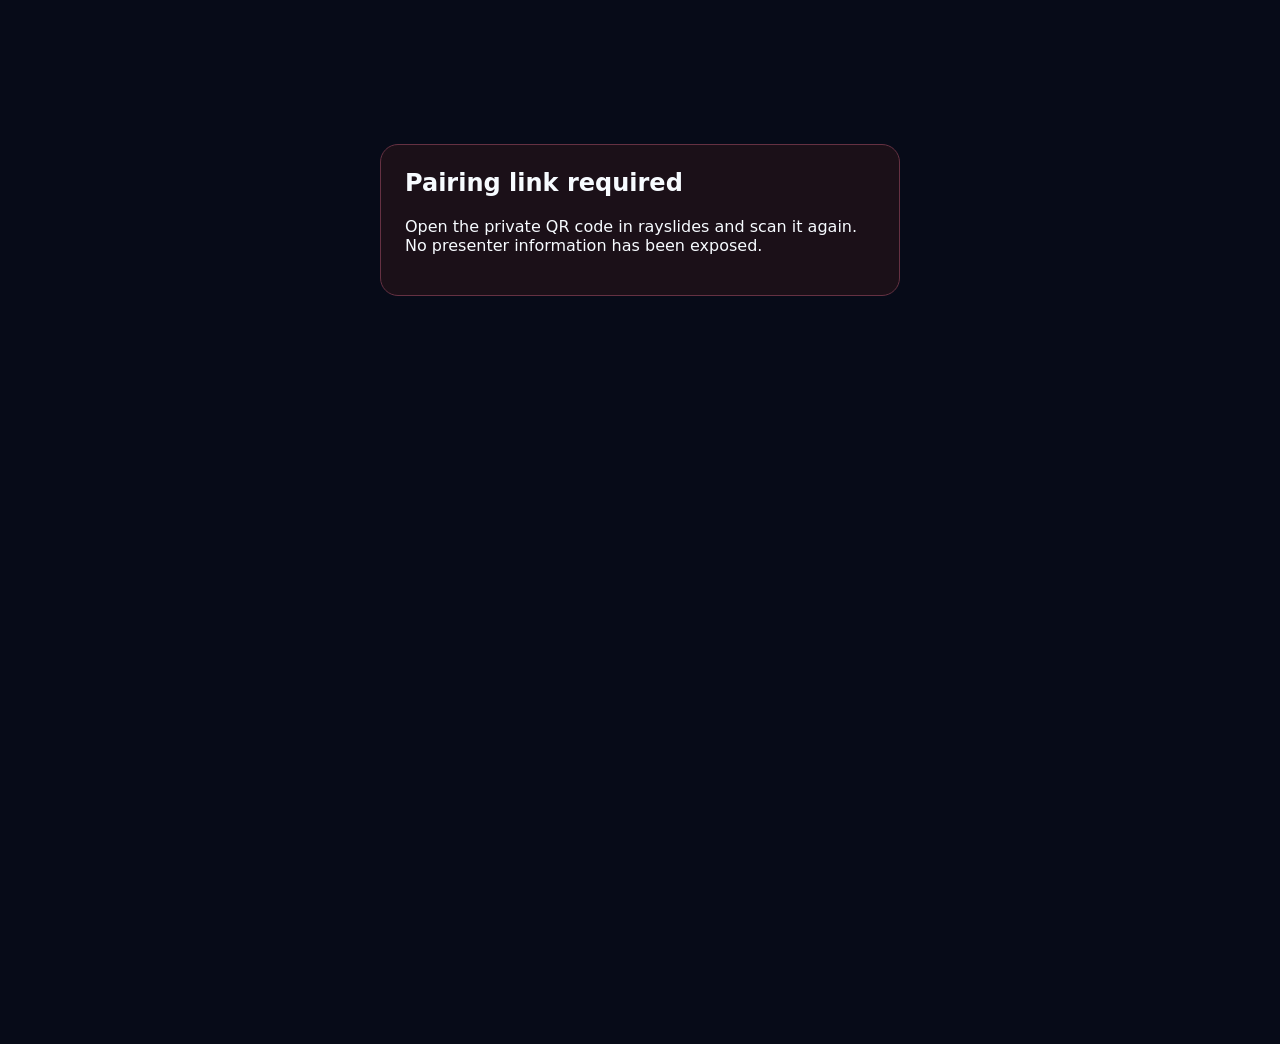
<file: src/assets/presenter.html>
<!doctype html>
<html lang="en">
<head>
  <meta charset="utf-8">
  <meta name="viewport" content="width=device-width,initial-scale=1,viewport-fit=cover">
  <meta name="theme-color" content="#070b18">
  <title>Rayslides Presenter</title>
  <style>
    :root { color-scheme: dark; font-family: Inter, ui-sans-serif, system-ui, -apple-system, BlinkMacSystemFont, "Segoe UI", sans-serif; }
    * { box-sizing: border-box; }
    html, body { min-height: 100%; margin: 0; background: #070b18; color: #f7fbff; }
    body { min-height: 100dvh; overscroll-behavior: none; }
    button { color: inherit; font: inherit; touch-action: manipulation; }
    .shell { min-height: 100dvh; display: grid; grid-template-rows: auto 1fr auto; }
    header { position: sticky; top: 0; z-index: 2; display: grid; grid-template-columns: 1fr auto; gap: 12px; align-items: center; padding: max(14px, env(safe-area-inset-top)) 18px 12px; background: rgba(7,11,24,.94); border-bottom: 1px solid #1b2d45; backdrop-filter: blur(14px); }
    .brand { color: #61dafb; font-size: 12px; font-weight: 800; letter-spacing: .14em; text-transform: uppercase; }
    .client-context { display: block; margin-top: 3px; color: #7890a6; font-size: 11px; font-weight: 700; letter-spacing: .05em; text-transform: uppercase; }
    .desktop-only { display: none; }
    .meta { display: flex; align-items: baseline; gap: 12px; }
    #slideCount { color: #9db0c4; font-variant-numeric: tabular-nums; }
    #timer { min-width: 4.7ch; font-size: 24px; font-weight: 750; font-variant-numeric: tabular-nums; text-align: right; }
    main { width: min(780px, 100%); margin: 0 auto; padding: 16px 18px 140px; }
    .modes { display: grid; grid-template-columns: repeat(3, 1fr); gap: 5px; margin: 0 0 22px; padding: 4px; border: 1px solid #213a56; border-radius: 15px; background: #0b1422; }
    .modes button { min-height: 43px; border: 0; border-radius: 11px; background: transparent; color: #8fa7bd; font-size: 15px; font-weight: 800; }
    .modes button[aria-selected="true"] { background: #1b344e; color: #f7fbff; box-shadow: 0 3px 14px #0007; }
    .eyebrow { margin: 0 0 8px; color: #ffb547; font-size: 12px; font-weight: 800; letter-spacing: .13em; text-transform: uppercase; }
    #notes { min-height: 32vh; margin: 0; font-size: clamp(22px, 6vw, 34px); line-height: 1.36; font-weight: 620; white-space: pre-wrap; overflow-wrap: anywhere; }
    #notes.empty { color: #71869c; font-weight: 520; }
    .next { margin-top: 34px; padding: 18px; border: 1px solid #213a56; border-radius: 18px; background: #0d1828; }
    .next .eyebrow { color: #7892a8; }
    #nextNotes { margin: 0; color: #adc0d3; font-size: 17px; line-height: 1.45; white-space: pre-wrap; overflow-wrap: anywhere; }
    .pointer-copy { margin: 0 0 12px; color: #a8bbce; font-size: 14px; line-height: 1.4; }
    .pointer-surface { position: relative; width: 100%; aspect-ratio: 16 / 9; overflow: hidden; border: 2px solid #2d536f; border-radius: 18px; background: #02050b; box-shadow: 0 18px 45px #0008; touch-action: none; user-select: none; -webkit-user-select: none; }
    .pointer-surface.drawing { border-color: #ffb547; }
    .pointer-surface.disabled { border-color: #503342; opacity: .72; }
    #slidePreview { display: block; width: 100%; height: 100%; object-fit: cover; pointer-events: none; -webkit-user-drag: none; }
    #drawingCanvas { position: absolute; inset: 0; display: block; width: 100%; height: 100%; pointer-events: none; }
    #pointerDot { position: absolute; left: 50%; top: 50%; width: 28px; height: 28px; transform: translate(-50%, -50%); border: 3px solid #fff; border-radius: 50%; background: #f3314d; box-shadow: 0 0 0 5px #f3314d55, 0 3px 14px #000c; pointer-events: none; }
    #previewStatus { position: absolute; inset: auto 12px 12px; padding: 8px 10px; border-radius: 10px; background: #07101ddd; color: #c3d2e0; font-size: 12px; text-align: center; pointer-events: none; }
    .pointer-footnote { margin: 13px 2px 0; color: #7890a6; font-size: 12px; line-height: 1.4; text-align: center; }
    .drawing-actions { display: grid; grid-template-columns: 1fr; margin-top: 14px; }
    .drawing-actions button { min-height: 52px; border: 1px solid #8a3a4a; border-radius: 14px; background: #351620; color: #ffafbd; font-size: 17px; font-weight: 800; }
    .drawing-actions button:disabled { opacity: .42; }
    .compact-notes { margin-top: 16px; padding: 14px 16px; border: 1px solid #213a56; border-radius: 16px; background: #0d1828; }
    .compact-notes .eyebrow { margin-bottom: 6px; color: #7892a8; }
    #compactNotes { max-height: min(23vh, 220px); margin: 0; overflow-y: auto; color: #d6e2ed; font-size: clamp(15px, 4vw, 19px); line-height: 1.4; font-weight: 570; white-space: pre-wrap; overflow-wrap: anywhere; overscroll-behavior: contain; }
    #compactNotes.empty { color: #71869c; font-weight: 520; }
    .health { margin-top: 24px; border: 1px solid #1b3048; border-radius: 14px; background: #0a1320; color: #91a8bc; font-size: 13px; }
    .health summary { display: flex; justify-content: space-between; gap: 16px; padding: 12px 14px; cursor: pointer; color: #a9bdd0; font-weight: 750; list-style-position: inside; }
    #healthSummary { color: #7890a6; font-variant-numeric: tabular-nums; font-weight: 620; }
    .health-grid { display: grid; grid-template-columns: minmax(0, 1fr) auto; gap: 9px 18px; padding: 2px 14px 14px; border-top: 1px solid #1b3048; }
    .health-grid dt, .health-grid dd { margin: 0; padding-top: 8px; }
    .health-grid dd { color: #d6e2ed; font-variant-numeric: tabular-nums; text-align: right; }
    .health-copy { margin: 0; padding: 0 14px 14px; color: #71869c; font-size: 12px; line-height: 1.4; }
    .network { position: fixed; left: 18px; right: 18px; bottom: calc(92px + env(safe-area-inset-bottom)); z-index: 3; display: flex; justify-content: center; pointer-events: none; }
    #status { padding: 7px 11px; border-radius: 999px; background: #14243a; color: #a9bdd0; font-size: 12px; box-shadow: 0 8px 30px #0008; }
    #status.live { background: #113323; color: #82e6ae; }
    #status.error { background: #441d26; color: #ff9bae; }
    nav { position: fixed; left: 0; right: 0; bottom: 0; z-index: 2; display: grid; grid-template-columns: 1fr 1.35fr; gap: 10px; padding: 10px 14px max(10px, env(safe-area-inset-bottom)); background: rgba(7,11,24,.96); border-top: 1px solid #1b2d45; backdrop-filter: blur(14px); }
    nav button { min-height: 62px; border: 1px solid #2a4665; border-radius: 16px; background: #122238; font-size: 20px; font-weight: 800; }
    nav button.primary { border-color: #61dafb; background: #61dafb; color: #07111f; }
    nav button:active { transform: translateY(1px); filter: brightness(.9); }
    nav button:disabled { opacity: .42; }
    .pair-error { max-width: 520px; margin: 16vh auto; padding: 24px; border: 1px solid #653142; border-radius: 18px; background: #1b1018; }
    .pair-error h1 { margin-top: 0; }
    @media (max-width: 480px) {
      main { padding-left: 12px; padding-right: 12px; }
      .modes { margin-bottom: 16px; }
      .pointer-surface { border-radius: 14px; }
    }
    @media (orientation: landscape) and (max-height: 599px) {
      body[data-presenter-mode="pointer"] header,
      body[data-presenter-mode="draw"] header,
      body[data-presenter-mode="pointer"] .compact-notes,
      body[data-presenter-mode="draw"] .compact-notes,
      body[data-presenter-mode="pointer"] .health,
      body[data-presenter-mode="draw"] .health,
      body[data-presenter-mode="pointer"] #toolEyebrow,
      body[data-presenter-mode="draw"] #toolEyebrow,
      body[data-presenter-mode="pointer"] #toolInstructions,
      body[data-presenter-mode="draw"] #toolInstructions,
      body[data-presenter-mode="pointer"] #toolFootnote,
      body[data-presenter-mode="draw"] #toolFootnote { display: none; }
      body[data-presenter-mode="pointer"] main,
      body[data-presenter-mode="draw"] main {
        --landscape-surface-width: clamp(240px, calc(177.7778dvh - 258px), 440px);
        width: 100%;
        padding: 8px 16px calc(94px + env(safe-area-inset-bottom));
      }
      body[data-presenter-mode="pointer"] .modes,
      body[data-presenter-mode="draw"] .modes {
        width: min(360px, 100%);
        margin: 0 auto 8px;
        padding: 3px;
        border-radius: 12px;
      }
      body[data-presenter-mode="pointer"] .modes button,
      body[data-presenter-mode="draw"] .modes button { min-height: 38px; font-size: 14px; }
      body[data-presenter-mode="pointer"] .control-grid,
      body[data-presenter-mode="draw"] .control-grid { display: block; }
      body[data-presenter-mode="pointer"] .tool-pane {
        width: min(var(--landscape-surface-width), 100%);
        margin: 0 auto;
      }
      body[data-presenter-mode="draw"] .tool-pane {
        display: grid;
        grid-template-columns: min(var(--landscape-surface-width), calc(100% - 156px)) minmax(140px, 1fr);
        gap: 16px;
        align-items: center;
        width: min(760px, 100%);
        margin: 0 auto;
      }
      body[data-presenter-mode="pointer"] .pointer-surface,
      body[data-presenter-mode="draw"] .pointer-surface { width: 100%; border-radius: 14px; }
      body[data-presenter-mode="draw"] .drawing-actions { margin: 0; }
      body[data-presenter-mode="draw"] .drawing-actions button { min-height: 64px; }
      body[data-presenter-mode="pointer"] .network,
      body[data-presenter-mode="draw"] .network {
        top: max(10px, env(safe-area-inset-top));
        right: 12px;
        bottom: auto;
        left: auto;
      }
    }
    @media (min-width: 900px) and (min-height: 600px) {
      .phone-only { display: none; }
      .desktop-only { display: inline; }
      header { grid-template-columns: minmax(0, 1fr) auto; padding: 18px max(32px, calc((100vw - 1400px) / 2)); }
      main { width: min(1400px, 100%); padding: 24px 32px 118px; }
      .modes { width: 470px; margin-bottom: 28px; }
      #notesMode { display: grid; grid-template-columns: minmax(0, 1.75fr) minmax(300px, .8fr); gap: 28px; align-items: start; }
      #notesMode > .eyebrow { grid-column: 1; }
      #notes { grid-column: 1; min-height: 50vh; font-size: clamp(26px, 2.5vw, 38px); }
      .next { grid-column: 2; grid-row: 1 / span 2; margin-top: 0; min-height: 50vh; }
      #nextNotes { font-size: clamp(18px, 1.5vw, 23px); }
      .control-grid { display: grid; grid-template-columns: minmax(520px, 1.8fr) minmax(300px, .75fr); gap: 28px; align-items: start; }
      .compact-notes { margin-top: 0; min-height: 100%; }
      #compactNotes { max-height: 62vh; font-size: clamp(17px, 1.5vw, 22px); }
      .pointer-footnote { text-align: left; }
      .health { width: min(760px, 100%); }
      nav { left: 50%; right: auto; width: min(760px, calc(100vw - 64px)); transform: translateX(-50%); gap: 14px; padding: 12px 0 16px; background: transparent; border-top: 0; backdrop-filter: none; }
      nav button { min-height: 66px; box-shadow: 0 10px 32px #000b; }
      .network { bottom: 100px; }
    }
    [hidden] { display: none !important; }
  </style>
</head>
<body>
  <div class="shell" id="app" hidden>
    <header>
      <div>
        <div class="brand">Rayslides Presenter</div>
        <span class="client-context"><span class="phone-only">Phone companion</span><span class="desktop-only">Laptop companion · ←/→ navigate</span></span>
        <div id="slideCount">Slide — / —</div>
      </div>
      <div class="meta"><span id="timer">00:00</span></div>
    </header>
    <main>
      <div class="modes" role="tablist" aria-label="Presenter view">
        <button id="notesTab" type="button" role="tab" aria-selected="true" aria-controls="notesMode">Notes</button>
        <button id="pointerTab" type="button" role="tab" aria-selected="false" aria-controls="controlMode">Pointer</button>
        <button id="drawTab" type="button" role="tab" aria-selected="false" aria-controls="controlMode">Draw</button>
      </div>
      <section id="notesMode" role="tabpanel" aria-labelledby="notesTab">
        <p class="eyebrow">Current notes</p>
        <p id="notes" class="empty">No notes for this slide.</p>
        <section class="next">
          <p class="eyebrow">Next slide</p>
          <p id="nextNotes">No upcoming notes.</p>
        </section>
      </section>
      <section id="controlMode" role="tabpanel" aria-labelledby="pointerTab" hidden>
        <div class="control-grid">
          <div class="tool-pane">
            <p class="eyebrow" id="toolEyebrow">Software pointer</p>
            <p class="pointer-copy" id="toolInstructions">Touch and hold the slide, then drag. Lift your finger to hide the laser.</p>
            <div id="pointerSurface" class="pointer-surface disabled" aria-label="Current slide pointer surface">
              <img id="slidePreview" alt="Current projected slide" draggable="false">
              <canvas id="drawingCanvas" hidden></canvas>
              <span id="pointerDot" hidden></span>
              <span id="previewStatus">Preparing current slide…</span>
            </div>
            <div id="drawingActions" class="drawing-actions" hidden>
              <button id="clearDrawing" type="button">Clear drawing</button>
            </div>
            <p class="pointer-footnote" id="toolFootnote">For more precision, rotate the phone to landscape. Local mouse and drawing controls remain available.</p>
          </div>
          <section class="compact-notes" aria-labelledby="compactNotesLabel">
            <p class="eyebrow" id="compactNotesLabel">Current notes</p>
            <p id="compactNotes" class="empty">No notes for this slide.</p>
          </section>
        </div>
      </section>
      <details class="health" id="health">
        <summary><span>Connection health</span><span id="healthSummary">Collecting samples…</span></summary>
        <dl class="health-grid">
          <dt>State polling</dt><dd id="latencyState">Collecting…</dd>
          <dt>Command accepted</dt><dd id="latencyCommand">No samples</dd>
          <dt>Pointer accepted</dt><dd id="latencyPointer">No samples</dd>
          <dt>Drawing accepted</dt><dd id="latencyDrawing">No samples</dd>
        </dl>
        <p class="health-copy">Values are browser-to-laptop round trips: median / p95 · samples · failures. No notes, link, capability, or session identity are included.</p>
      </details>
    </main>
    <div class="network"><span id="status">Connecting…</span></div>
    <nav aria-label="Presentation controls">
      <button id="previous" type="button" aria-label="Previous presentation step">← Previous</button>
      <button id="next" class="primary" type="button" aria-label="Next presentation step">Next →</button>
    </nav>
  </div>
  <section class="pair-error" id="pairError" hidden>
    <h1 id="pairErrorTitle">Pairing link required</h1>
    <p id="pairErrorMessage">Open the private QR code in rayslides and scan it again. No presenter information has been exposed.</p>
  </section>
  <script>
    (() => {
      "use strict";
      const $ = (id) => document.getElementById(id);
      const tokenKey = "rayslides:presenter-token:" + location.host;
      const fragment = location.hash.length > 1 ? location.hash.slice(1) : "";
      const remembered = sessionStorage.getItem(tokenKey) || "";
      const token = /^[a-f0-9]{64}$/.test(fragment) ? fragment : remembered;

      function showPairError(title, message) {
        $("app").hidden = true;
        $("pairErrorTitle").textContent = title;
        $("pairErrorMessage").textContent = message;
        $("pairError").hidden = false;
      }

      window.addEventListener("hashchange", () => {
        const nextFragment = location.hash.length > 1 ? location.hash.slice(1) : "";
        if (/^[a-f0-9]{64}$/.test(nextFragment) && nextFragment !== token) location.reload();
      });
      if (!/^[a-f0-9]{64}$/.test(token)) {
        showPairError("Pairing link required", "Open the private QR code in rayslides and scan it again. No presenter information has been exposed.");
        return;
      }
      sessionStorage.setItem(tokenKey, token);
      if (fragment) history.replaceState(null, "", location.pathname);
      $("app").hidden = false;

      let state = null;
      let pollTimer = 0;
      let failures = 0;
      let commandInFlight = false;
      let commandSeq = Number(sessionStorage.getItem(tokenKey + ":seq")) || 0;
      let wakeLock = null;
      let elapsedBaseMs = 0;
      let elapsedBaseAt = Date.now();
      const rememberedMode = sessionStorage.getItem(tokenKey + ":mode");
      let mode = rememberedMode === "pointer" || rememberedMode === "draw" ? rememberedMode : "notes";
      let loadedPreviewRevision = 0;
      let pointerSeq = Number(sessionStorage.getItem(tokenKey + ":pointer-seq")) || 0;
      let pointerId = null;
      let pointerActive = false;
      let pointerPosition = { x: .5, y: .5 };
      let pendingPointer = null;
      let pointerRequestInFlight = false;
      let pointerMoveTimer = 0;
      let pointerMovePending = null;
      let lastPointerMoveAt = 0;
      let drawingSeq = Number(sessionStorage.getItem(tokenKey + ":drawing-seq")) || 0;
      let drawingPointerId = null;
      let drawingActive = false;
      let drawingPosition = { x: .5, y: .5 };
      let pendingDrawing = null;
      let drawingRequestInFlight = false;
      let drawingMoveTimer = 0;
      let drawingMovePending = null;
      let lastDrawingMoveAt = 0;
      let drawingStrokes = [];
      let currentDrawingStroke = null;
      const latencySamples = { state: [], command: [], pointer: [], drawing: [] };
      const latencyFailures = { state: 0, command: 0, pointer: 0, drawing: 0 };
      const latencyLimit = 80;
      let healthUploadTimer = 0;

      function latencyPercentile(values, percentile) {
        if (!values.length) return null;
        const sorted = values.slice().sort((a, b) => a - b);
        return sorted[Math.min(sorted.length - 1, Math.ceil(sorted.length * percentile) - 1)];
      }

      function latencyStats(kind) {
        const values = latencySamples[kind];
        return {
          samples: values.length,
          failures: latencyFailures[kind],
          median_ms: latencyPercentile(values, .5),
          p95_ms: latencyPercentile(values, .95)
        };
      }

      function latencyText(kind) {
        const stats = latencyStats(kind);
        if (!stats.samples) return stats.failures ? "No samples · " + stats.failures + " failed" : "No samples";
        return stats.median_ms + " / " + stats.p95_ms + " ms · " + stats.samples + " · " + stats.failures + " failed";
      }

      function updateLatencyReport() {
        $("latencyState").textContent = latencyText("state");
        $("latencyCommand").textContent = latencyText("command");
        $("latencyPointer").textContent = latencyText("pointer");
        $("latencyDrawing").textContent = latencyText("drawing");
        const controls = ["command", "pointer", "drawing"].flatMap((kind) => latencySamples[kind]);
        const controlP95 = latencyPercentile(controls, .95);
        const stateP95 = latencyPercentile(latencySamples.state, .95);
        $("healthSummary").textContent = controlP95 !== null
          ? "controls p95 " + controlP95 + " ms"
          : stateP95 !== null ? "state p95 " + stateP95 + " ms" : "Collecting samples…";
        scheduleHealthUpload();
      }

      function scheduleHealthUpload() {
        if (healthUploadTimer) return;
        healthUploadTimer = setTimeout(async () => {
          healthUploadTimer = 0;
          try {
            await api("/api/v1/presenter/health", {
              method: "POST",
              headers: { "Content-Type": "application/json" },
              body: JSON.stringify({
                state: latencyStats("state"),
                command: latencyStats("command"),
                pointer: latencyStats("pointer"),
                drawing: latencyStats("drawing")
              })
            });
          } catch (_) {}
        }, 1500);
      }

      function recordLatency(kind, startedAt) {
        const elapsed = Math.max(0, Math.round(performance.now() - startedAt));
        const values = latencySamples[kind];
        values.push(elapsed);
        if (values.length > latencyLimit) values.shift();
        updateLatencyReport();
      }

      function recordLatencyFailure(kind) {
        latencyFailures[kind] += 1;
        updateLatencyReport();
      }

      window.rayslidesPresenterDiagnostics = () => ({
        generated_at: new Date().toISOString(),
        viewport: { width: innerWidth, height: innerHeight },
        state: latencyStats("state"),
        command: latencyStats("command"),
        pointer: latencyStats("pointer"),
        drawing: latencyStats("drawing")
      });

      const apiUrl = (path) => path + (path.includes("?") ? "&" : "?") + "token=" + encodeURIComponent(token);

      async function api(path, options = {}) {
        const controller = new AbortController();
        const timeout = setTimeout(() => controller.abort(), 5000);
        try {
          const response = await fetch(apiUrl(path), {
            cache: "no-store",
            credentials: "same-origin",
            ...options,
            headers: { "Accept": "application/json", ...(options.headers || {}) },
            signal: controller.signal
          });
          const text = await response.text();
          let body = null;
          if (text) body = JSON.parse(text);
          if (!response.ok) {
            const error = new Error(body && body.error ? body.error : "Request failed");
            error.status = response.status;
            throw error;
          }
          return body;
        } finally {
          clearTimeout(timeout);
        }
      }

      function setStatus(kind, message) {
        $("status").className = kind;
        $("status").textContent = message;
      }

      function suspendDisconnectedControls() {
        $("previous").disabled = true;
        $("next").disabled = true;
        $("pointerSurface").classList.add("disabled");
        $("clearDrawing").disabled = true;
        if (pointerActive) releasePointer(true);
        if (drawingActive) releaseDrawing(true);
      }

      function expirePairing() {
        sessionStorage.removeItem(tokenKey);
        pointerActive = false;
        drawingActive = false;
        $("pointerDot").hidden = true;
        showPairError("Pairing expired", "This private presenter session has ended. Show the pairing QR in rayslides and scan it again.");
      }

      function setMode(next) {
        if (next !== "notes" && next !== "pointer" && next !== "draw") return;
        if (mode === "pointer" && next !== "pointer") releasePointer(false);
        if (mode === "draw" && next !== "draw") releaseDrawing(false);
        mode = next;
        document.body.dataset.presenterMode = mode;
        sessionStorage.setItem(tokenKey + ":mode", mode);
        const notes = mode === "notes";
        const pointer = mode === "pointer";
        const drawing = mode === "draw";
        $("notesTab").setAttribute("aria-selected", String(notes));
        $("pointerTab").setAttribute("aria-selected", String(pointer));
        $("drawTab").setAttribute("aria-selected", String(drawing));
        $("notesMode").hidden = !notes;
        $("controlMode").hidden = notes;
        $("controlMode").setAttribute("aria-labelledby", drawing ? "drawTab" : "pointerTab");
        $("pointerSurface").classList.toggle("drawing", drawing);
        $("pointerSurface").setAttribute("aria-label", drawing ? "Current slide drawing surface" : "Current slide pointer surface");
        $("drawingCanvas").hidden = !drawing;
        $("drawingActions").hidden = !drawing;
        $("pointerDot").hidden = !pointer || !pointerActive;
        $("toolEyebrow").textContent = drawing ? "Slide drawing" : "Software pointer";
        $("toolInstructions").textContent = drawing
          ? "Draw directly on the slide. Your stroke appears here immediately and on the projector."
          : "Touch and hold the slide, then drag. Lift your finger to hide the laser.";
        $("toolFootnote").textContent = drawing
          ? "Drawings remain through reveals and clear automatically when the slide changes."
          : "For more precision, rotate the phone to landscape. Local mouse and drawing controls remain available.";
        if (drawing) resizeDrawingCanvas();
        if (state) updatePreview(state);
      }

      function updatePreview(next) {
        const drawing = mode === "draw";
        const enabled = drawing ? Boolean(next.drawing_enabled) : Boolean(next.pointer_enabled);
        $("pointerSurface").classList.toggle("disabled", !enabled);
        $("clearDrawing").disabled = !Boolean(next.drawing_enabled) || commandInFlight;
        if (!enabled) {
          $("previewStatus").hidden = false;
          $("previewStatus").textContent = "Hide pairing setup and return to presentation to use " + (drawing ? "Draw" : "Pointer") + ".";
          if (pointerActive) releasePointer(false);
          if (drawingActive) releaseDrawing(false);
        } else if (!next.preview_ready) {
          $("previewStatus").hidden = false;
          $("previewStatus").textContent = "Preparing current slide…";
        } else if (next.preview_revision !== loadedPreviewRevision) {
          loadedPreviewRevision = next.preview_revision;
          $("previewStatus").hidden = false;
          $("previewStatus").textContent = "Updating current slide…";
          $("slidePreview").src = apiUrl("/api/v1/presenter/preview") + "&revision=" + encodeURIComponent(next.preview_revision);
        } else if ($("slidePreview").complete && $("slidePreview").naturalWidth > 0) {
          $("previewStatus").hidden = true;
        }
      }

      function applyState(next) {
        if (!next || !Number.isSafeInteger(next.revision) || !Number.isSafeInteger(next.current_slide)) {
          throw new Error("Incompatible presenter state");
        }
        if (!state || next.server_now_ms !== state.server_now_ms) {
          elapsedBaseMs = Math.max(0, Number(next.elapsed_ms) || 0);
          elapsedBaseAt = Date.now();
        }
        if (state && next.current_slide !== state.current_slide) {
          if (drawingActive) releaseDrawing(false);
          clearLocalDrawing();
        }
        state = next;
        $("slideCount").textContent = next.slide_count > 0 ? "Slide " + (next.current_slide + 1) + " / " + next.slide_count : "No slides";
        const notes = typeof next.notes === "string" ? next.notes : "";
        $("notes").textContent = notes || "No notes for this slide.";
        $("notes").classList.toggle("empty", !notes);
        $("compactNotes").textContent = notes || "No notes for this slide.";
        $("compactNotes").classList.toggle("empty", !notes);
        $("nextNotes").textContent = next.next_notes || "No upcoming notes.";
        $("previous").disabled = !next.can_previous || commandInFlight;
        $("next").disabled = !next.can_next || commandInFlight;
        updatePreview(next);
        failures = 0;
        setStatus("live", "Connected");
      }

      async function refresh() {
        clearTimeout(pollTimer);
        const startedAt = performance.now();
        try {
          applyState(await api("/api/v1/presenter/state"));
          recordLatency("state", startedAt);
        } catch (error) {
          recordLatencyFailure("state");
          if (error && error.status === 401) {
            expirePairing();
            return;
          }
          failures += 1;
          if (failures > 2) suspendDisconnectedControls();
          setStatus(failures > 2 ? "error" : "", failures > 2 ? "Reconnecting…" : "Connection interrupted");
        }
        pollTimer = setTimeout(refresh, document.hidden ? 1800 : 500);
      }

      async function requestWakeLock() {
        if (!("wakeLock" in navigator) || wakeLock) return;
        try { wakeLock = await navigator.wakeLock.request("screen"); }
        catch (_) {}
      }

      async function sendCommand(command) {
        if (commandInFlight) return;
        if (pointerActive) releasePointer(false);
        if (drawingActive) releaseDrawing(false);
        if (command === "clear_drawing") clearLocalDrawing();
        commandInFlight = true;
        if (state) applyState(state);
        await requestWakeLock();
        commandSeq += 1;
        sessionStorage.setItem(tokenKey + ":seq", String(commandSeq));
        try {
          const startedAt = performance.now();
          await api("/api/v1/presenter/command", {
            method: "POST",
            headers: { "Content-Type": "application/json" },
            body: JSON.stringify({ command, seq: commandSeq })
          });
          recordLatency("command", startedAt);
          if (navigator.vibrate) navigator.vibrate(18);
          setStatus("live", "Command sent");
          setTimeout(refresh, 30);
        } catch (error) {
          recordLatencyFailure("command");
          if (error && error.status === 401) expirePairing();
          else setStatus("error", "Command not delivered");
        } finally {
          commandInFlight = false;
          if (state) applyState(state);
        }
      }

      function nextPointerSequence() {
        pointerSeq += 1;
        sessionStorage.setItem(tokenKey + ":pointer-seq", String(pointerSeq));
        return pointerSeq;
      }

      function queuePointer(active, x, y) {
        pendingPointer = { active, x, y, seq: nextPointerSequence() };
        flushPointer();
      }

      async function flushPointer() {
        if (pointerRequestInFlight || !pendingPointer) return;
        const update = pendingPointer;
        pendingPointer = null;
        pointerRequestInFlight = true;
        const startedAt = performance.now();
        try {
          await api("/api/v1/presenter/pointer", {
            method: "POST",
            headers: { "Content-Type": "application/json" },
            body: JSON.stringify(update)
          });
          recordLatency("pointer", startedAt);
        } catch (error) {
          recordLatencyFailure("pointer");
          if (error && error.status === 401) expirePairing();
          else setStatus("error", "Pointer connection interrupted");
        } finally {
          pointerRequestInFlight = false;
          if (pendingPointer) flushPointer();
        }
      }

      function sendPointerMove(x, y) {
        pointerPosition = { x, y };
        $("pointerDot").style.left = (x * 100) + "%";
        $("pointerDot").style.top = (y * 100) + "%";
        $("pointerDot").hidden = false;
        const now = performance.now();
        const remaining = 32 - (now - lastPointerMoveAt);
        if (remaining <= 0) {
          clearTimeout(pointerMoveTimer);
          pointerMoveTimer = 0;
          pointerMovePending = null;
          lastPointerMoveAt = now;
          queuePointer(true, x, y);
          return;
        }
        pointerMovePending = { x, y };
        if (!pointerMoveTimer) pointerMoveTimer = setTimeout(() => {
          pointerMoveTimer = 0;
          const latest = pointerMovePending;
          pointerMovePending = null;
          if (!latest || !pointerActive) return;
          lastPointerMoveAt = performance.now();
          queuePointer(true, latest.x, latest.y);
        }, remaining);
      }

      function pointerCoordinates(event) {
        const rect = $("pointerSurface").getBoundingClientRect();
        return {
          x: Math.max(0, Math.min(1, (event.clientX - rect.left) / rect.width)),
          y: Math.max(0, Math.min(1, (event.clientY - rect.top) / rect.height))
        };
      }

      function releasePointer(useBeacon) {
        if (!pointerActive && !(pendingPointer && pendingPointer.active)) return;
        clearTimeout(pointerMoveTimer);
        pointerMoveTimer = 0;
        pointerMovePending = null;
        pointerActive = false;
        pointerId = null;
        $("pointerDot").hidden = true;
        const update = { active: false, x: pointerPosition.x, y: pointerPosition.y, seq: nextPointerSequence() };
        if (useBeacon && navigator.sendBeacon) {
          const body = new Blob([JSON.stringify(update)], { type: "application/json" });
          navigator.sendBeacon(apiUrl("/api/v1/presenter/pointer"), body);
        } else {
          pendingPointer = update;
          flushPointer();
        }
      }

      function drawingContext() {
        const context = $("drawingCanvas").getContext("2d");
        context.lineCap = "round";
        context.lineJoin = "round";
        context.strokeStyle = "#f3314d";
        context.fillStyle = "#f3314d";
        context.lineWidth = 5;
        return context;
      }

      function drawLocalSegment(from, to) {
        const canvas = $("drawingCanvas");
        const width = canvas.clientWidth;
        const height = canvas.clientHeight;
        if (!width || !height) return;
        const context = drawingContext();
        context.beginPath();
        context.moveTo(from.x * width, from.y * height);
        context.lineTo(to.x * width, to.y * height);
        context.stroke();
      }

      function redrawLocalDrawing() {
        const canvas = $("drawingCanvas");
        const context = drawingContext();
        context.clearRect(0, 0, canvas.clientWidth, canvas.clientHeight);
        for (const stroke of drawingStrokes) {
          if (!stroke.length) continue;
          if (stroke.length === 1) {
            context.beginPath();
            context.arc(stroke[0].x * canvas.clientWidth, stroke[0].y * canvas.clientHeight, 2.5, 0, Math.PI * 2);
            context.fill();
            continue;
          }
          context.beginPath();
          context.moveTo(stroke[0].x * canvas.clientWidth, stroke[0].y * canvas.clientHeight);
          for (let index = 1; index < stroke.length; index += 1) {
            context.lineTo(stroke[index].x * canvas.clientWidth, stroke[index].y * canvas.clientHeight);
          }
          context.stroke();
        }
      }

      function resizeDrawingCanvas() {
        const canvas = $("drawingCanvas");
        const rect = canvas.getBoundingClientRect();
        if (!rect.width || !rect.height) return;
        const scale = Math.min(2, window.devicePixelRatio || 1);
        const width = Math.max(1, Math.round(rect.width * scale));
        const height = Math.max(1, Math.round(rect.height * scale));
        if (canvas.width !== width || canvas.height !== height) {
          canvas.width = width;
          canvas.height = height;
        }
        drawingContext().setTransform(scale, 0, 0, scale, 0, 0);
        redrawLocalDrawing();
      }

      function clearLocalDrawing() {
        drawingStrokes = [];
        currentDrawingStroke = null;
        const canvas = $("drawingCanvas");
        drawingContext().clearRect(0, 0, canvas.clientWidth, canvas.clientHeight);
      }

      function appendLocalDrawingPoint(point, begin) {
        if (begin || !currentDrawingStroke) {
          currentDrawingStroke = [point];
          drawingStrokes.push(currentDrawingStroke);
          drawLocalSegment(point, point);
          return;
        }
        const previous = currentDrawingStroke[currentDrawingStroke.length - 1];
        if (previous.x === point.x && previous.y === point.y) return;
        currentDrawingStroke.push(point);
        drawLocalSegment(previous, point);
      }

      function nextDrawingSequence() {
        drawingSeq += 1;
        sessionStorage.setItem(tokenKey + ":drawing-seq", String(drawingSeq));
        return drawingSeq;
      }

      function queueDrawing(phase, x, y) {
        pendingDrawing = { phase, x, y, seq: nextDrawingSequence() };
        flushDrawing();
      }

      async function flushDrawing() {
        if (drawingRequestInFlight || !pendingDrawing) return;
        const update = pendingDrawing;
        pendingDrawing = null;
        drawingRequestInFlight = true;
        const startedAt = performance.now();
        try {
          await api("/api/v1/presenter/drawing", {
            method: "POST",
            headers: { "Content-Type": "application/json" },
            body: JSON.stringify(update)
          });
          recordLatency("drawing", startedAt);
        } catch (error) {
          recordLatencyFailure("drawing");
          if (error && error.status === 401) expirePairing();
          else setStatus("error", "Drawing connection interrupted");
        } finally {
          drawingRequestInFlight = false;
          if (pendingDrawing) flushDrawing();
        }
      }

      function sendDrawingMove(x, y) {
        drawingPosition = { x, y };
        appendLocalDrawingPoint(drawingPosition, false);
        const now = performance.now();
        const remaining = 32 - (now - lastDrawingMoveAt);
        if (remaining <= 0) {
          clearTimeout(drawingMoveTimer);
          drawingMoveTimer = 0;
          drawingMovePending = null;
          lastDrawingMoveAt = now;
          queueDrawing("move", x, y);
          return;
        }
        drawingMovePending = { x, y };
        if (!drawingMoveTimer) drawingMoveTimer = setTimeout(() => {
          drawingMoveTimer = 0;
          const latest = drawingMovePending;
          drawingMovePending = null;
          if (!latest || !drawingActive) return;
          lastDrawingMoveAt = performance.now();
          queueDrawing("move", latest.x, latest.y);
        }, remaining);
      }

      function beginDrawing(point, eventPointerId) {
        drawingPointerId = eventPointerId;
        drawingActive = true;
        drawingPosition = point;
        appendLocalDrawingPoint(point, true);
        queueDrawing("begin", point.x, point.y);
      }

      function releaseDrawing(useBeacon) {
        if (!drawingActive && !(pendingDrawing && pendingDrawing.phase !== "end")) return;
        clearTimeout(drawingMoveTimer);
        drawingMoveTimer = 0;
        drawingMovePending = null;
        drawingActive = false;
        drawingPointerId = null;
        currentDrawingStroke = null;
        const update = { phase: "end", x: drawingPosition.x, y: drawingPosition.y, seq: nextDrawingSequence() };
        if (useBeacon && navigator.sendBeacon) {
          const body = new Blob([JSON.stringify(update)], { type: "application/json" });
          navigator.sendBeacon(apiUrl("/api/v1/presenter/drawing"), body);
        } else {
          pendingDrawing = update;
          flushDrawing();
        }
      }

      $("previous").addEventListener("click", () => sendCommand("previous"));
      $("next").addEventListener("click", () => sendCommand("next"));
      $("notesTab").addEventListener("click", () => setMode("notes"));
      $("pointerTab").addEventListener("click", () => setMode("pointer"));
      $("drawTab").addEventListener("click", () => setMode("draw"));
      $("clearDrawing").addEventListener("click", () => sendCommand("clear_drawing"));
      document.addEventListener("keydown", (event) => {
        if (event.defaultPrevented || event.repeat || event.altKey || event.ctrlKey || event.metaKey) return;
        const target = event.target;
        if (target && (target.tagName === "INPUT" || target.tagName === "TEXTAREA" || target.isContentEditable)) return;
        if (event.key === "ArrowLeft" || event.key === "PageUp") {
          event.preventDefault();
          sendCommand("previous");
        } else if (event.key === "ArrowRight" || event.key === "PageDown" || event.key === " ") {
          event.preventDefault();
          sendCommand("next");
        } else if (event.key === "1") setMode("notes");
        else if (event.key === "2") setMode("pointer");
        else if (event.key === "3") setMode("draw");
      });
      $("slidePreview").addEventListener("load", () => {
        const enabled = state && (mode === "draw" ? state.drawing_enabled : state.pointer_enabled);
        if (enabled) $("previewStatus").hidden = true;
      });
      $("slidePreview").addEventListener("error", () => {
        $("previewStatus").hidden = false;
        $("previewStatus").textContent = "Current slide preview unavailable; reconnecting…";
      });
      $("pointerSurface").addEventListener("pointerdown", (event) => {
        const drawing = mode === "draw";
        const enabled = state && (drawing ? state.drawing_enabled : state.pointer_enabled);
        if (!enabled || pointerId !== null || drawingPointerId !== null) return;
        event.preventDefault();
        $("pointerSurface").setPointerCapture(event.pointerId);
        const point = pointerCoordinates(event);
        if (drawing) {
          beginDrawing(point, event.pointerId);
        } else {
          pointerId = event.pointerId;
          pointerActive = true;
          sendPointerMove(point.x, point.y);
        }
        if (navigator.vibrate) navigator.vibrate(10);
      });
      $("pointerSurface").addEventListener("pointermove", (event) => {
        if (pointerActive && event.pointerId === pointerId) {
          event.preventDefault();
          const point = pointerCoordinates(event);
          sendPointerMove(point.x, point.y);
        } else if (drawingActive && event.pointerId === drawingPointerId) {
          event.preventDefault();
          const point = pointerCoordinates(event);
          sendDrawingMove(point.x, point.y);
        }
      });
      for (const eventName of ["pointerup", "pointercancel", "lostpointercapture"]) {
        $("pointerSurface").addEventListener(eventName, (event) => {
          if (pointerActive && event.pointerId === pointerId) {
            event.preventDefault();
            releasePointer(false);
          } else if (drawingActive && event.pointerId === drawingPointerId) {
            event.preventDefault();
            const point = pointerCoordinates(event);
            drawingPosition = point;
            appendLocalDrawingPoint(point, false);
            releaseDrawing(false);
          }
        });
      }
      document.addEventListener("visibilitychange", () => {
        if (document.hidden) {
          releasePointer(true);
          releaseDrawing(true);
        }
        else { requestWakeLock(); refresh(); }
      });
      window.addEventListener("pagehide", () => {
        releasePointer(true);
        releaseDrawing(true);
      });
      window.addEventListener("resize", resizeDrawingCanvas);
      setInterval(() => {
        if (pointerActive) queuePointer(true, pointerPosition.x, pointerPosition.y);
        if (drawingActive) queueDrawing("move", drawingPosition.x, drawingPosition.y);
      }, 300);
      setInterval(() => {
        if (!state) return;
        const elapsed = elapsedBaseMs + Math.max(0, Date.now() - elapsedBaseAt);
        const seconds = Math.floor(elapsed / 1000);
        $("timer").textContent = String(Math.floor(seconds / 60)).padStart(2, "0") + ":" + String(seconds % 60).padStart(2, "0");
      }, 250);
      requestWakeLock();
      setMode(mode);
      refresh();
    })();
  </script>
</body>
</html>
</file>
<file: docs/styles.css>
:root {
  color-scheme: dark;
  --bg: #060c14;
  --panel: #0b1624;
  --panel-2: #101d2d;
  --panel-3: #15263a;
  --text: #edf5fb;
  --muted: #a3b6c8;
  --quiet: #71869a;
  --line: #20374b;
  --cyan: #61dafb;
  --cyan-soft: #b3edfb;
  --amber: #ffb547;
  --pink: #ff69a5;
  --green: #55d69e;
  --purple: #b791ff;
  --red: #ff6b78;
  --content: 860px;
  --sans: Inter, ui-sans-serif, -apple-system, BlinkMacSystemFont, "Segoe UI", sans-serif;
  --mono: "SFMono-Regular", Consolas, "Liberation Mono", monospace;
}

* {
  box-sizing: border-box;
}

html {
  scroll-behavior: smooth;
  background: var(--bg);
}

body {
  margin: 0;
  min-width: 320px;
  color: var(--text);
  background: var(--bg);
  font-family: var(--sans);
  font-size: 16px;
  line-height: 1.65;
  -webkit-font-smoothing: antialiased;
}

body::before {
  position: fixed;
  inset: 0;
  z-index: -1;
  content: "";
  background:
    radial-gradient(circle at 82% 8%, rgba(97, 218, 251, 0.08), transparent 27rem),
    linear-gradient(rgba(97, 218, 251, 0.022) 1px, transparent 1px),
    linear-gradient(90deg, rgba(97, 218, 251, 0.022) 1px, transparent 1px);
  background-size: auto, 64px 64px, 64px 64px;
}

a {
  color: inherit;
  text-decoration: none;
}

img {
  display: block;
  max-width: 100%;
  height: auto;
}

code,
pre,
kbd {
  font-family: var(--mono);
}

kbd {
  padding: 2px 6px;
  color: var(--cyan-soft);
  background: #07111c;
  border: 1px solid #36536a;
  border-bottom-width: 2px;
  border-radius: 4px;
  font-size: 0.82em;
  white-space: nowrap;
}

.skip-link {
  position: fixed;
  top: 10px;
  left: 10px;
  z-index: 100;
  padding: 9px 13px;
  color: #051019;
  background: var(--cyan);
  transform: translateY(-160%);
}

.skip-link:focus {
  transform: translateY(0);
}

.site-header {
  position: sticky;
  top: 0;
  z-index: 30;
  display: flex;
  align-items: center;
  justify-content: space-between;
  min-height: 64px;
  padding: 0 30px;
  background: rgba(6, 12, 20, 0.94);
  border-bottom: 1px solid var(--line);
  backdrop-filter: blur(16px);
}

.brand {
  display: inline-flex;
  gap: 10px;
  align-items: center;
  font-size: 16px;
  font-weight: 760;
  letter-spacing: -0.02em;
}

.brand-mark {
  display: block;
  width: 30px;
  height: 30px;
  border-radius: 7px;
}

.header-links {
  display: flex;
  gap: 24px;
  align-items: center;
  color: var(--muted);
  font-size: 13px;
  font-weight: 650;
}

.header-links a:hover,
.header-links a:focus-visible {
  color: var(--text);
}

.github-link {
  padding: 7px 12px;
  color: var(--cyan);
  border: 1px solid rgba(97, 218, 251, 0.32);
  border-radius: 5px;
}

.docs-shell {
  display: grid;
  grid-template-columns: 258px minmax(0, 1fr);
  min-height: calc(100vh - 64px);
}

.docs-sidebar {
  position: sticky;
  top: 64px;
  align-self: start;
  height: calc(100vh - 64px);
  padding: 34px 26px;
  overflow-y: auto;
  background: rgba(7, 15, 25, 0.72);
  border-right: 1px solid var(--line);
}

.sidebar-label {
  margin: 0 0 10px 11px;
  color: var(--quiet);
  font-family: var(--mono);
  font-size: 9px;
  font-weight: 750;
  letter-spacing: 0.12em;
  text-transform: uppercase;
}

.docs-sidebar nav {
  display: grid;
  gap: 3px;
  margin-bottom: 28px;
}

.docs-sidebar a {
  padding: 7px 11px;
  color: var(--muted);
  border-radius: 4px;
  font-size: 13px;
  line-height: 1.4;
}

.docs-sidebar a:hover,
.docs-sidebar a:focus-visible {
  color: var(--text);
  background: var(--panel);
}

.docs-sidebar a[aria-current="page"] {
  color: var(--cyan-soft);
  background: rgba(97, 218, 251, 0.1);
  box-shadow: inset 2px 0 var(--cyan);
}

.docs-main {
  min-width: 0;
}

.content {
  width: min(var(--content), calc(100vw - 330px));
  margin: 0 auto;
  padding: 78px 0 112px;
}

.content-wide {
  width: min(1080px, calc(100vw - 330px));
}

.page-kicker {
  margin: 0 0 16px;
  color: var(--cyan);
  font-family: var(--mono);
  font-size: 10px;
  font-weight: 760;
  letter-spacing: 0.12em;
  text-transform: uppercase;
}

h1,
h2,
h3 {
  color: var(--text);
  letter-spacing: -0.035em;
  line-height: 1.12;
}

h1 {
  max-width: 820px;
  margin: 0;
  font-size: clamp(42px, 5vw, 66px);
  font-weight: 730;
}

h2 {
  margin: 76px 0 20px;
  padding-top: 10px;
  font-size: clamp(29px, 3vw, 38px);
  font-weight: 700;
}

h3 {
  margin: 42px 0 14px;
  font-size: 22px;
  font-weight: 690;
}

p,
li {
  color: var(--muted);
}

p {
  margin: 0 0 18px;
}

.lead {
  max-width: 720px;
  margin: 24px 0 0;
  color: #c4d2dd;
  font-size: 19px;
  line-height: 1.65;
}

.page-actions {
  display: flex;
  flex-wrap: wrap;
  gap: 11px;
  margin-top: 30px;
}

.button {
  display: inline-flex;
  align-items: center;
  justify-content: center;
  min-height: 44px;
  padding: 0 17px;
  border: 1px solid var(--line);
  border-radius: 5px;
  font-size: 13px;
  font-weight: 720;
}

.button-primary {
  color: #06121b;
  background: var(--cyan);
  border-color: var(--cyan);
}

.button-secondary:hover,
.button-secondary:focus-visible {
  border-color: var(--cyan);
}

.section-intro {
  max-width: 700px;
  font-size: 17px;
}

.rule {
  height: 1px;
  margin: 72px 0;
  background: var(--line);
  border: 0;
}

.card-grid {
  display: grid;
  grid-template-columns: repeat(2, minmax(0, 1fr));
  gap: 14px;
  margin-top: 42px;
}

.doc-card {
  position: relative;
  min-height: 190px;
  padding: 27px;
  background: linear-gradient(145deg, rgba(16, 29, 45, 0.95), rgba(9, 20, 32, 0.95));
  border: 1px solid var(--line);
  border-radius: 7px;
}

.doc-card:hover,
.doc-card:focus-visible {
  border-color: rgba(97, 218, 251, 0.55);
}

.doc-card-number {
  color: var(--amber);
  font-family: var(--mono);
  font-size: 10px;
}

.doc-card h2,
.doc-card h3 {
  margin: 34px 0 9px;
  padding: 0;
  font-size: 23px;
}

.doc-card p {
  margin: 0;
  font-size: 14px;
}

.doc-card-arrow {
  position: absolute;
  top: 23px;
  right: 25px;
  color: var(--cyan);
}

.quick-facts {
  display: grid;
  grid-template-columns: repeat(3, 1fr);
  gap: 1px;
  margin: 46px 0 0;
  background: var(--line);
  border: 1px solid var(--line);
}

.quick-facts div {
  padding: 22px;
  background: var(--panel);
}

.quick-facts strong,
.quick-facts span {
  display: block;
}

.quick-facts strong {
  color: var(--text);
  font-size: 15px;
}

.quick-facts span {
  margin-top: 3px;
  color: var(--quiet);
  font-size: 12px;
}

.steps {
  margin: 28px 0 0;
  padding: 0;
  counter-reset: step;
  list-style: none;
}

.steps > li {
  position: relative;
  min-height: 72px;
  padding: 2px 0 28px 52px;
  counter-increment: step;
}

.steps > li::before {
  position: absolute;
  top: 0;
  left: 0;
  display: grid;
  width: 32px;
  height: 32px;
  color: var(--cyan-soft);
  content: counter(step);
  place-items: center;
  background: rgba(97, 218, 251, 0.09);
  border: 1px solid rgba(97, 218, 251, 0.28);
  border-radius: 50%;
  font-family: var(--mono);
  font-size: 11px;
}

.steps > li:not(:last-child)::after {
  position: absolute;
  top: 37px;
  bottom: 3px;
  left: 15px;
  width: 1px;
  content: "";
  background: var(--line);
}

.steps strong {
  display: block;
  margin-bottom: 3px;
  color: var(--text);
}

.steps p {
  margin: 0;
}

.callout {
  margin: 30px 0;
  padding: 19px 21px;
  background: rgba(97, 218, 251, 0.065);
  border: 1px solid rgba(97, 218, 251, 0.2);
  border-left: 3px solid var(--cyan);
  border-radius: 5px;
}

.callout-warning {
  background: rgba(255, 181, 71, 0.065);
  border-color: rgba(255, 181, 71, 0.22);
  border-left-color: var(--amber);
}

.callout strong {
  color: var(--text);
}

.callout p:last-child {
  margin-bottom: 0;
}

pre {
  margin: 24px 0 30px;
  padding: 22px 24px;
  overflow-x: auto;
  color: #c4d3df;
  background: #030910;
  border: 1px solid var(--line);
  border-radius: 6px;
  font-size: 13px;
  line-height: 1.75;
  tab-size: 2;
}

.code-key { color: var(--cyan); }
.code-value { color: var(--amber); }
.code-string { color: #d6ebf5; }
.code-comment { color: var(--quiet); }

.inline-code {
  padding: 2px 5px;
  color: var(--cyan-soft);
  background: rgba(97, 218, 251, 0.08);
  border-radius: 3px;
  font-size: 0.9em;
}

.shot {
  margin: 34px 0 42px;
}

.shot img {
  width: 100%;
  height: auto;
  background: #02070b;
  border: 1px solid var(--line);
  border-radius: 7px;
  box-shadow: 0 22px 60px rgba(0, 0, 0, 0.3);
}

.zoomable-image {
  cursor: zoom-in;
}

.zoomable-image:focus-visible {
  outline: 3px solid var(--cyan);
  outline-offset: 4px;
}

.image-lightbox-open {
  overflow: hidden;
}

.image-lightbox {
  position: fixed;
  inset: 0;
  display: none;
  place-items: center;
  box-sizing: border-box;
  width: 100vw;
  max-width: none;
  height: 100vh;
  max-height: none;
  margin: 0;
  padding: clamp(10px, 2vw, 28px);
  overflow: hidden;
  border: 0;
  background: rgba(2, 7, 11, 0.94);
}

.image-lightbox[open] {
  display: grid;
}

.image-lightbox::backdrop {
  background: rgba(2, 7, 11, 0.88);
  backdrop-filter: blur(8px);
}

.image-lightbox-image {
  display: block;
  width: auto;
  height: auto;
  max-width: calc(100vw - clamp(20px, 4vw, 56px));
  max-height: calc(100vh - clamp(20px, 4vw, 56px));
  object-fit: contain;
  border: 1px solid rgba(97, 218, 251, 0.32);
  border-radius: 8px;
  box-shadow: 0 24px 90px rgba(0, 0, 0, 0.58);
}

.image-lightbox-close {
  position: absolute;
  z-index: 1;
  top: max(12px, env(safe-area-inset-top));
  right: max(12px, env(safe-area-inset-right));
  display: grid;
  place-items: center;
  width: 46px;
  height: 46px;
  padding: 0 0 4px;
  color: var(--text);
  border: 1px solid rgba(97, 218, 251, 0.45);
  border-radius: 50%;
  background: rgba(6, 16, 27, 0.9);
  box-shadow: 0 10px 30px rgba(0, 0, 0, 0.4);
  font: inherit;
  font-size: 30px;
  line-height: 1;
  cursor: pointer;
}

.image-lightbox-close:hover,
.image-lightbox-close:focus-visible {
  color: var(--cyan);
  border-color: var(--cyan);
  outline: none;
}

.shot figcaption,
.diagram figcaption {
  margin-top: 12px;
  color: var(--quiet);
  font-size: 12px;
  line-height: 1.5;
}

.shot figcaption strong,
.diagram figcaption strong {
  color: var(--muted);
}

.shot-grid {
  display: grid;
  grid-template-columns: repeat(2, minmax(0, 1fr));
  gap: 16px;
  margin: 34px 0 42px;
}

.shot-grid .shot {
  margin: 0;
}

.annotated-shot {
  position: relative;
}

.marker {
  position: absolute;
  display: grid;
  width: 28px;
  height: 28px;
  color: #06121b;
  background: var(--amber);
  border: 2px solid white;
  border-radius: 50%;
  place-items: center;
  box-shadow: 0 4px 14px rgba(0, 0, 0, 0.6);
  font-family: var(--mono);
  font-size: 11px;
  font-weight: 800;
}

.marker-one { top: 13%; left: 5%; }
.marker-two { top: 69%; left: 5%; }
.marker-three { top: 42%; left: 54%; }
.marker-four { top: 14%; right: 5%; }
.marker-five { bottom: 5%; left: 42%; }

.legend {
  display: grid;
  grid-template-columns: repeat(2, 1fr);
  gap: 10px 22px;
  margin: 18px 0 0;
  padding: 0;
  list-style: none;
}

.legend li {
  display: flex;
  gap: 10px;
  font-size: 13px;
}

.legend b {
  display: grid;
  flex: 0 0 auto;
  width: 22px;
  height: 22px;
  color: #07111f;
  background: var(--amber);
  border-radius: 50%;
  place-items: center;
  font-family: var(--mono);
  font-size: 9px;
}

.table-wrap {
  margin: 26px 0 36px;
  overflow-x: auto;
  border: 1px solid var(--line);
  border-radius: 6px;
}

table {
  width: 100%;
  border-collapse: collapse;
  font-size: 14px;
}

th,
td {
  padding: 13px 15px;
  text-align: left;
  vertical-align: top;
  border-bottom: 1px solid var(--line);
}

tr:last-child td {
  border-bottom: 0;
}

th {
  color: var(--cyan-soft);
  background: var(--panel);
  font-size: 12px;
  font-weight: 720;
}

td {
  color: var(--muted);
}

td:first-child {
  color: var(--text);
}

.diagram {
  margin: 32px 0 42px;
}

.diagram-frame {
  padding: 28px;
  background: var(--panel);
  border: 1px solid var(--line);
  border-radius: 7px;
}

.coordinate-frame {
  padding: 34px 42px 42px 54px;
}

.coordinate-stage {
  position: relative;
  aspect-ratio: 16 / 9;
  overflow: visible;
  background:
    repeating-linear-gradient(90deg, rgba(97, 218, 251, 0.22) 0 1px, transparent 1px 5%) top / 100% 12px no-repeat,
    repeating-linear-gradient(0deg, rgba(97, 218, 251, 0.22) 0 1px, transparent 1px 8.33%) left / 12px 100% no-repeat,
    #07111f;
  border: 1px solid rgba(97, 218, 251, 0.42);
  border-radius: 4px;
  box-shadow: inset 0 0 0 12px rgba(3, 9, 15, 0.34);
}

.coordinate-mark {
  position: absolute;
  z-index: 4;
  color: var(--quiet);
  font-family: var(--mono);
  font-size: clamp(8px, 1.2vw, 11px);
  line-height: 1;
}

.coordinate-mark-origin {
  top: -20px;
  left: -1px;
}

.coordinate-mark-x-mid {
  top: -20px;
  left: 50%;
  transform: translateX(-50%);
}

.coordinate-mark-x-end {
  top: -20px;
  right: -1px;
}

.coordinate-mark-y-mid {
  top: 50%;
  left: -38px;
  transform: translateY(-50%);
}

.coordinate-mark-y-end {
  bottom: -4px;
  left: -45px;
}

.coordinate-safe {
  position: absolute;
  z-index: 1;
  border: 1px dashed rgba(97, 218, 251, 0.48);
}

.coordinate-safe span {
  position: absolute;
  top: 6px;
  right: 8px;
  color: rgba(171, 195, 216, 0.72);
  font-family: var(--mono);
  font-size: clamp(7px, 1vw, 10px);
}

.coordinate-safe-outer {
  inset: 6%;
}

.coordinate-safe-inner {
  inset: 11%;
  border-color: rgba(255, 181, 71, 0.48);
}

.coordinate-object {
  position: absolute;
  z-index: 3;
  display: flex;
  min-width: 0;
  padding: 0 14px;
  align-items: center;
  justify-content: space-between;
  gap: 10px;
  color: #eaf2fb;
  background: #143852;
  border: 2px solid var(--cyan);
  box-shadow: 0 0 0 3px rgba(97, 218, 251, 0.09);
}

.coordinate-object strong {
  overflow: hidden;
  font-size: clamp(10px, 1.8vw, 20px);
  text-overflow: ellipsis;
  white-space: nowrap;
}

.coordinate-object small {
  color: var(--cyan-soft);
  font-family: var(--mono);
  font-size: clamp(7px, 1vw, 10px);
  white-space: nowrap;
}

.coordinate-object-measured {
  top: 27.78%;
  left: 21.88%;
  width: 56.25%;
  height: 33.33%;
}

.coordinate-object-source {
  top: 14.81%;
  left: 6.25%;
  width: 87.5%;
  height: 12.96%;
}

.layout-controls {
  display: grid;
  gap: 12px;
}

.layout-button-row {
  display: grid;
  grid-template-columns: repeat(6, 1fr);
  gap: 8px;
}

.layout-button-row-wide {
  grid-template-columns: repeat(2, 1fr);
}

.layout-button-row span,
.grid-option-row span {
  display: grid;
  min-height: 42px;
  color: var(--muted);
  background: #202630;
  border: 1px solid #3b4452;
  border-radius: 3px;
  place-items: center;
  font-family: var(--mono);
  font-size: 11px;
}

.grid-options {
  display: grid;
  grid-template-columns: minmax(260px, 0.8fr) minmax(320px, 1.2fr);
  gap: 24px;
}

.grid-options-panel {
  padding: 20px;
  background: #0a101d;
  border: 1px solid rgba(80, 215, 255, 0.7);
  border-radius: 5px;
}

.grid-options-panel > strong {
  display: block;
  margin-bottom: 10px;
  color: var(--text);
  font-size: 12px;
  text-transform: uppercase;
}

.grid-option-row {
  display: grid;
  grid-template-columns: repeat(3, 1fr);
  gap: 7px;
  margin-bottom: 20px;
}

.grid-option-row-short {
  grid-template-columns: repeat(2, 1fr);
  margin-bottom: 0;
}

.grid-option-row span.active {
  color: #e7ebf2;
  background: #1b557a;
  border-color: #3ea6df;
}

.grid-contrast-label {
  display: flex;
  margin: 0 0 8px;
  justify-content: space-between;
  color: var(--quiet);
  font-family: var(--mono);
  font-size: 10px;
  text-transform: uppercase;
}

.grid-contrast-track {
  height: 8px;
  margin-bottom: 20px;
  overflow: hidden;
  background: #343d4e;
  border-radius: 999px;
}

.grid-contrast-track i {
  display: block;
  width: 40%;
  height: 100%;
  background: var(--cyan);
}

.grid-sample {
  position: relative;
  min-height: 260px;
  overflow: hidden;
  background:
    repeating-linear-gradient(90deg, rgba(97, 218, 251, 0.16) 0 1px, transparent 1px 20px),
    repeating-linear-gradient(0deg, rgba(97, 218, 251, 0.16) 0 1px, transparent 1px 20px),
    #07111f;
  border: 1px solid var(--line);
  border-radius: 5px;
}

.grid-sample::before {
  position: absolute;
  inset: 40px 54px 58px;
  content: "";
  background: #173a55;
  border: 2px solid var(--cyan);
}

.grid-sample span {
  position: absolute;
  z-index: 2;
  top: 16px;
  left: 20px;
  color: var(--cyan-soft);
  font-family: var(--mono);
  font-size: 11px;
}

.grid-sample i {
  position: absolute;
  z-index: 2;
  right: 54px;
  bottom: 58px;
  width: 9px;
  height: 9px;
  background: var(--cyan);
  border: 1px solid white;
}

.motion-types {
  display: grid;
  grid-template-columns: repeat(3, 1fr);
  gap: 12px;
}

.motion-type {
  min-height: 180px;
  padding: 20px;
  background: #08121e;
  border: 1px solid var(--line);
  border-radius: 5px;
}

.motion-type strong {
  display: block;
  color: var(--text);
}

.motion-type span {
  display: block;
  margin-top: 8px;
  color: var(--quiet);
  font-size: 12px;
}

.motion-icon {
  position: relative;
  height: 70px;
  margin-bottom: 18px;
}

.bullet-dot {
  position: absolute;
  left: 8px;
  width: 7px;
  height: 7px;
  background: var(--cyan);
  border-radius: 50%;
}

.bullet-dot::after {
  position: absolute;
  top: 2px;
  left: 15px;
  width: 82px;
  height: 3px;
  content: "";
  background: #577086;
}

.bullet-dot:nth-child(1) { top: 7px; }
.bullet-dot:nth-child(2) { top: 30px; opacity: 0.55; }
.bullet-dot:nth-child(3) { top: 53px; opacity: 0.2; }

.transition-icon::before,
.transition-icon::after {
  position: absolute;
  top: 10px;
  width: 74px;
  height: 48px;
  content: "";
  border: 1px solid;
  border-radius: 3px;
}

.transition-icon::before {
  left: 0;
  background: #102b3d;
  border-color: var(--cyan);
}

.transition-icon::after {
  right: 0;
  background: #30263e;
  border-color: var(--pink);
}

.transition-icon i {
  position: absolute;
  top: 29px;
  left: calc(50% - 14px);
  z-index: 2;
  width: 28px;
  height: 1px;
  background: var(--amber);
}

.transition-icon i::after {
  position: absolute;
  top: -3px;
  right: 0;
  width: 6px;
  height: 6px;
  content: "";
  border-top: 1px solid var(--amber);
  border-right: 1px solid var(--amber);
  transform: rotate(45deg);
}

.morph-icon span {
  position: absolute;
  border: 1px solid var(--cyan);
}

.morph-icon span:first-child {
  top: 18px;
  left: 7px;
  width: 52px;
  height: 38px;
  background: rgba(97, 218, 251, 0.12);
}

.morph-icon span:last-child {
  top: 4px;
  right: 8px;
  width: 92px;
  height: 60px;
  background: rgba(255, 181, 71, 0.1);
  border-color: var(--amber);
}

.state-strip {
  display: grid;
  grid-template-columns: 1fr auto 1fr auto 1fr;
  gap: 12px;
  align-items: center;
}

.state-box {
  min-height: 120px;
  padding: 18px;
  background: #07111c;
  border: 1px solid var(--line);
  border-radius: 5px;
}

.state-box span,
.state-box strong {
  display: block;
}

.state-box span {
  color: var(--cyan);
  font-family: var(--mono);
  font-size: 9px;
}

.state-box strong {
  margin-top: 24px;
  color: var(--text);
  font-size: 14px;
}

.state-arrow {
  color: var(--amber);
  font-size: 24px;
}

.reveal-sequence {
  display: grid;
  grid-template-columns: repeat(3, 1fr);
  gap: 12px;
}

.mini-slide {
  min-height: 156px;
  padding: 17px;
  background: #07111f;
  border: 1px solid var(--line);
  border-radius: 4px;
}

.mini-slide b {
  display: block;
  margin-bottom: 20px;
  color: var(--text);
  font-size: 12px;
}

.mini-slide span {
  display: block;
  margin: 10px 0;
  color: var(--muted);
  font-size: 11px;
}

.mini-slide span::before {
  margin-right: 7px;
  color: var(--amber);
  content: "•";
}

.mini-slide .hidden-item {
  opacity: 0.15;
}

.phone-grid {
  display: grid;
  grid-template-columns: repeat(3, 1fr);
  gap: 16px;
}

.phone-panel {
  min-height: 350px;
  padding: 18px;
  background: #050b12;
  border: 1px solid #365268;
  border-radius: 22px;
}

.phone-tabs {
  display: flex;
  gap: 4px;
  padding: 4px;
  background: var(--panel);
  border-radius: 8px;
}

.phone-tabs span {
  flex: 1;
  padding: 6px 2px;
  color: var(--quiet);
  border-radius: 5px;
  font-size: 9px;
  text-align: center;
}

.phone-tabs .active {
  color: #06121b;
  background: var(--cyan);
}

.phone-label {
  margin: 22px 0 7px;
  color: var(--cyan);
  font-family: var(--mono);
  font-size: 8px;
  letter-spacing: 0.08em;
  text-transform: uppercase;
}

.phone-copy {
  color: var(--text);
  font-size: 12px;
  line-height: 1.45;
}

.phone-next {
  margin-top: 18px;
  padding-top: 13px;
  color: var(--muted);
  border-top: 1px solid var(--line);
  font-size: 10px;
}

.phone-preview {
  display: grid;
  min-height: 165px;
  margin-top: 18px;
  color: var(--quiet);
  background: linear-gradient(140deg, #0b2134, #08111d);
  border: 1px solid var(--line);
  border-radius: 5px;
  place-items: center;
  font-size: 10px;
}

.phone-draw-line {
  width: 80px;
  height: 44px;
  border-top: 3px solid var(--amber);
  border-radius: 50%;
  transform: rotate(-18deg);
}

.phone-controls {
  display: flex;
  gap: 7px;
  margin-top: 14px;
}

.phone-controls span {
  flex: 1;
  padding: 7px;
  color: var(--text);
  background: var(--panel-2);
  border: 1px solid var(--line);
  border-radius: 4px;
  font-size: 9px;
  text-align: center;
}

.poll-flow {
  display: grid;
  grid-template-columns: repeat(4, 1fr);
  gap: 10px;
}

.poll-flow div {
  min-height: 110px;
  padding: 16px;
  background: #07111c;
  border: 1px solid var(--line);
  border-radius: 5px;
}

.poll-flow b,
.poll-flow span {
  display: block;
}

.poll-flow b {
  color: var(--cyan);
  font-family: var(--mono);
  font-size: 10px;
}

.poll-flow span {
  margin-top: 17px;
  color: var(--muted);
  font-size: 12px;
}

.next-guide {
  display: flex;
  align-items: center;
  justify-content: space-between;
  margin-top: 84px;
  padding: 25px 27px;
  background: var(--panel);
  border: 1px solid var(--line);
  border-radius: 6px;
}

.next-guide span,
.next-guide strong {
  display: block;
}

.next-guide span {
  color: var(--quiet);
  font-size: 11px;
}

.next-guide strong {
  margin-top: 3px;
  color: var(--text);
}

.next-guide b {
  color: var(--cyan);
  font-size: 21px;
}

.site-footer {
  display: flex;
  align-items: center;
  justify-content: space-between;
  width: min(var(--content), calc(100vw - 330px));
  margin: 0 auto;
  padding: 34px 0;
  color: var(--quiet);
  border-top: 1px solid var(--line);
  font-size: 11px;
}

.site-footer nav {
  display: flex;
  gap: 17px;
}

.site-footer a:hover,
.site-footer a:focus-visible {
  color: var(--cyan);
}

.shot-toolbar {
  max-width: 690px;
}

.panel-guide {
  display: grid;
  grid-template-columns: minmax(270px, 370px) minmax(0, 1fr);
  gap: 34px;
  margin: 32px 0 46px;
  align-items: start;
}

.panel-capture {
  margin: 0;
}

.panel-capture img {
  width: min(100%, 360px);
}

.panel-capture-short img {
  width: min(100%, 380px);
}

.panel-copy {
  min-width: 0;
}

.control-list {
  margin: 0;
}

.control-list div {
  display: grid;
  grid-template-columns: 86px minmax(0, 1fr);
  gap: 14px;
  padding: 12px 0;
  border-bottom: 1px solid var(--line);
}

.control-list div:first-child {
  padding-top: 0;
}

.control-list dt {
  color: var(--cyan-soft);
  font-family: var(--mono);
  font-size: 12px;
  font-weight: 700;
}

.control-list dd {
  margin: 0;
  color: var(--muted);
  font-size: 13px;
}

.selection-sequence {
  display: grid;
  grid-template-columns: repeat(3, minmax(0, 1fr));
  gap: 16px;
}

.selection-step {
  min-width: 0;
}

.selection-step > b {
  display: block;
  margin-bottom: 10px;
  color: var(--text);
  font-size: 13px;
}

.selection-step > span {
  display: block;
  margin-top: 9px;
  color: var(--quiet);
  font-size: 11px;
}

.selection-canvas {
  position: relative;
  aspect-ratio: 16 / 9;
  overflow: hidden;
  background: #07111f;
  border: 1px solid rgba(97, 218, 251, 0.22);
  border-radius: 4px;
}

.selection-canvas i {
  position: absolute;
  display: block;
  background: #173a55;
  border: 1px solid #35536e;
}

.selection-canvas i.selected {
  border: 2px solid var(--cyan);
  box-shadow: 0 0 0 2px rgba(97, 218, 251, 0.09);
}

.selection-canvas .object-a {
  top: 21%;
  left: 10%;
  width: 29%;
  height: 31%;
}

.selection-canvas .object-b {
  top: 47%;
  left: 38%;
  width: 27%;
  height: 28%;
}

.selection-canvas .object-c {
  top: 18%;
  right: 9%;
  width: 22%;
  height: 39%;
  background: #4f3920;
}

.selection-canvas em {
  position: absolute;
  inset: 12% 30% 15% 5%;
  border: 1px dashed var(--amber);
}

.selection-canvas.group-bounds::after {
  position: absolute;
  inset: 12% 5% 17% 6%;
  content: "selection bounds";
  padding: 5px;
  color: var(--cyan-soft);
  border: 1px dashed var(--cyan);
  font-family: var(--mono);
  font-size: 8px;
}

.clipboard-flow {
  display: grid;
  grid-template-columns: repeat(2, minmax(0, 1fr) auto) minmax(0, 1fr);
  gap: 12px;
  align-items: center;
}

.clipboard-flow > div {
  display: flex;
  min-height: 150px;
  padding: 18px;
  flex-direction: column;
  justify-content: center;
  background: #091322;
  border: 1px solid var(--line);
  border-radius: 5px;
}

.clipboard-flow > div strong {
  margin: 14px 0 5px;
  color: var(--text);
}

.clipboard-flow > div span {
  color: var(--quiet);
  font-size: 11px;
}

.clipboard-flow > div .clipboard-shortcut {
  color: var(--muted);
  white-space: nowrap;
}

.clipboard-flow > i {
  color: var(--amber);
  font-size: 20px;
  font-style: normal;
}

.workspace-modes {
  display: grid;
  grid-template-columns: repeat(3, minmax(0, 1fr));
  gap: 16px;
}

.workspace-mode > b,
.workspace-mode > span {
  display: block;
}

.workspace-mode > b {
  margin-bottom: 10px;
  color: var(--text);
  font-size: 13px;
}

.workspace-mode > span {
  margin-top: 9px;
  color: var(--quiet);
  font-size: 11px;
}

.workspace-map {
  position: relative;
  display: grid;
  height: 145px;
  gap: 4px;
  padding: 5px;
  background: #050a12;
  border: 1px solid rgba(62, 166, 223, 0.32);
  border-radius: 4px;
}

.workspace-map > * {
  min-width: 0;
  min-height: 0;
  margin: 0;
}

.wide-map {
  grid-template: "left canvas right" 1fr "timeline timeline timeline" 24px / 20% 1fr 20%;
}

.wide-map > i { grid-area: left; background: #14181f; }
.wide-map > .workspace-canvas { grid-area: canvas; background: #15334b; }
.wide-map > em { grid-area: right; background: #14181f; }
.wide-map > footer { grid-area: timeline; background: #1a1f28; }

.focus-map {
  padding: 12px;
}

.focus-map > .workspace-canvas {
  background: #15334b;
  border: 2px solid var(--cyan);
}

.narrow-map {
  grid-template: "top top" 22px "canvas panel" 1fr "timeline timeline" 22px / 1fr 28%;
}

.narrow-map > header {
  grid-area: top;
  padding: 3px 6px;
  color: var(--cyan-soft);
  background: #0d192a;
  font-family: var(--mono);
  font-size: 8px;
}

.narrow-map > .workspace-canvas { grid-area: canvas; background: #15334b; }
.narrow-map > em { grid-area: panel; background: #14181f; }
.narrow-map > footer { grid-area: timeline; background: #1a1f28; }

.shot-status img {
  border-radius: 4px;
}

.edit-scope-compare {
  display: grid;
  grid-template-columns: repeat(2, minmax(0, 1fr));
  gap: 18px;
}

.edit-scope-card {
  padding: 20px;
  background: #091322;
  border: 1px solid var(--line);
  border-radius: 5px;
}

.edit-scope-card p {
  margin: 0 0 15px;
  color: var(--cyan-soft);
  font-family: var(--mono);
  font-size: 10px;
}

.edit-scope-card strong,
.edit-scope-card > span {
  display: block;
}

.edit-scope-card strong {
  margin-top: 16px;
  color: var(--text);
}

.edit-scope-card > span {
  margin-top: 4px;
  color: var(--quiet);
  font-size: 11px;
}

.scope-uses {
  display: grid;
  grid-template-columns: repeat(3, 1fr);
  gap: 10px;
}

.scope-uses i {
  display: block;
  aspect-ratio: 16 / 9;
  background: #173a55;
  border: 1px solid #35536e;
  border-radius: 2px;
}

.scope-uses i.changed {
  background: #4f3920;
  border-color: var(--amber);
}

.morph-edit-figure {
  display: grid;
  grid-template-columns: minmax(0, 1fr) minmax(220px, 0.38fr);
  gap: 18px;
}

.morph-edit-canvas {
  position: relative;
  aspect-ratio: 16 / 9;
  background: #07111f;
  border: 1px solid rgba(97, 218, 251, 0.26);
  border-radius: 4px;
}

.morph-edit-label {
  position: absolute;
  top: 14px;
  left: 16px;
  padding: 5px 8px;
  color: #06121b;
  background: var(--cyan);
  border-radius: 2px;
  font-family: var(--mono);
  font-size: 9px;
  text-transform: uppercase;
}

.morph-edit-object {
  position: absolute;
  right: 10%;
  bottom: 19%;
  display: grid;
  width: 35%;
  height: 34%;
  color: var(--text);
  background: #193954;
  border: 2px solid var(--cyan);
  place-items: center;
  font-family: var(--mono);
  font-size: clamp(8px, 1.2vw, 11px);
  font-style: normal;
  box-shadow: 0 0 0 3px rgba(97, 218, 251, 0.1);
}

.morph-edit-object::after {
  position: absolute;
  right: -6px;
  bottom: -6px;
  width: 9px;
  height: 9px;
  content: "";
  background: var(--cyan);
  border: 1px solid white;
}

.morph-edit-properties {
  display: grid;
  grid-template-columns: repeat(2, 1fr);
  gap: 8px;
  padding: 14px;
  align-content: start;
  background: #0a101d;
  border: 1px solid rgba(97, 218, 251, 0.42);
  border-radius: 4px;
}

.morph-edit-properties b,
.morph-edit-properties small {
  grid-column: 1 / -1;
}

.morph-edit-properties b {
  padding: 8px;
  color: #e7ebf2;
  background: #1b557a;
  text-align: center;
  font-size: 11px;
}

.morph-edit-properties span {
  padding: 9px;
  color: var(--muted);
  background: #202630;
  border: 1px solid #3b4452;
  font-family: var(--mono);
  font-size: 10px;
}

.morph-edit-properties small {
  margin-top: 5px;
  color: var(--cyan-soft);
  font-family: var(--mono);
  font-size: 9px;
}

.phone-mode-guide {
  display: grid;
  grid-template-columns: minmax(280px, 380px) minmax(0, 1fr);
  gap: 36px;
  margin: 24px 0 52px;
  align-items: center;
}

.phone-capture {
  margin: 0;
}

.phone-capture img {
  width: min(100%, 380px);
}

.phone-mode-guide > div p:last-child {
  margin-bottom: 0;
}

@media (max-width: 980px) {
  .docs-shell {
    grid-template-columns: 1fr;
  }

  .docs-sidebar {
    position: static;
    height: auto;
    padding: 18px 22px;
    border-right: 0;
    border-bottom: 1px solid var(--line);
  }

  .docs-sidebar nav {
    display: flex;
    flex-wrap: wrap;
    gap: 5px;
    margin: 0;
  }

  .docs-sidebar .sidebar-label,
  .docs-sidebar nav.secondary-nav {
    display: none;
  }

  .content,
  .content-wide,
  .site-footer {
    width: min(860px, calc(100vw - 44px));
  }
}

@media (max-width: 700px) {
  .site-header {
    padding: 0 18px;
  }

  .header-links a:not(.github-link) {
    display: none;
  }

  .content,
  .content-wide,
  .site-footer {
    width: calc(100vw - 32px);
  }

  .content {
    padding: 56px 0 84px;
  }

  h1 {
    font-size: 42px;
  }

  h2 {
    margin-top: 60px;
  }

  .card-grid,
  .quick-facts,
  .shot-grid,
  .motion-types,
  .reveal-sequence,
  .phone-grid,
  .poll-flow,
  .legend,
  .panel-guide,
  .selection-sequence,
  .workspace-modes,
  .edit-scope-compare,
  .grid-options {
    grid-template-columns: 1fr;
  }

  .morph-edit-figure {
    grid-template-columns: 1fr;
  }

  .phone-mode-guide {
    grid-template-columns: 1fr;
    gap: 24px;
  }

  .panel-guide {
    gap: 24px;
  }

  .clipboard-flow {
    grid-template-columns: 1fr;
  }

  .clipboard-flow > i {
    transform: rotate(90deg);
    text-align: center;
  }

  .state-strip {
    grid-template-columns: 1fr;
  }

  .state-arrow {
    transform: rotate(90deg);
    text-align: center;
  }

  .diagram-frame {
    padding: 18px;
  }

  .phone-panel {
    min-height: 310px;
  }

  .next-guide {
    margin-top: 64px;
  }

  .site-footer {
    align-items: flex-start;
    flex-direction: column;
    gap: 14px;
  }
}

@media (prefers-reduced-motion: reduce) {
  html {
    scroll-behavior: auto;
  }
}
</file>
